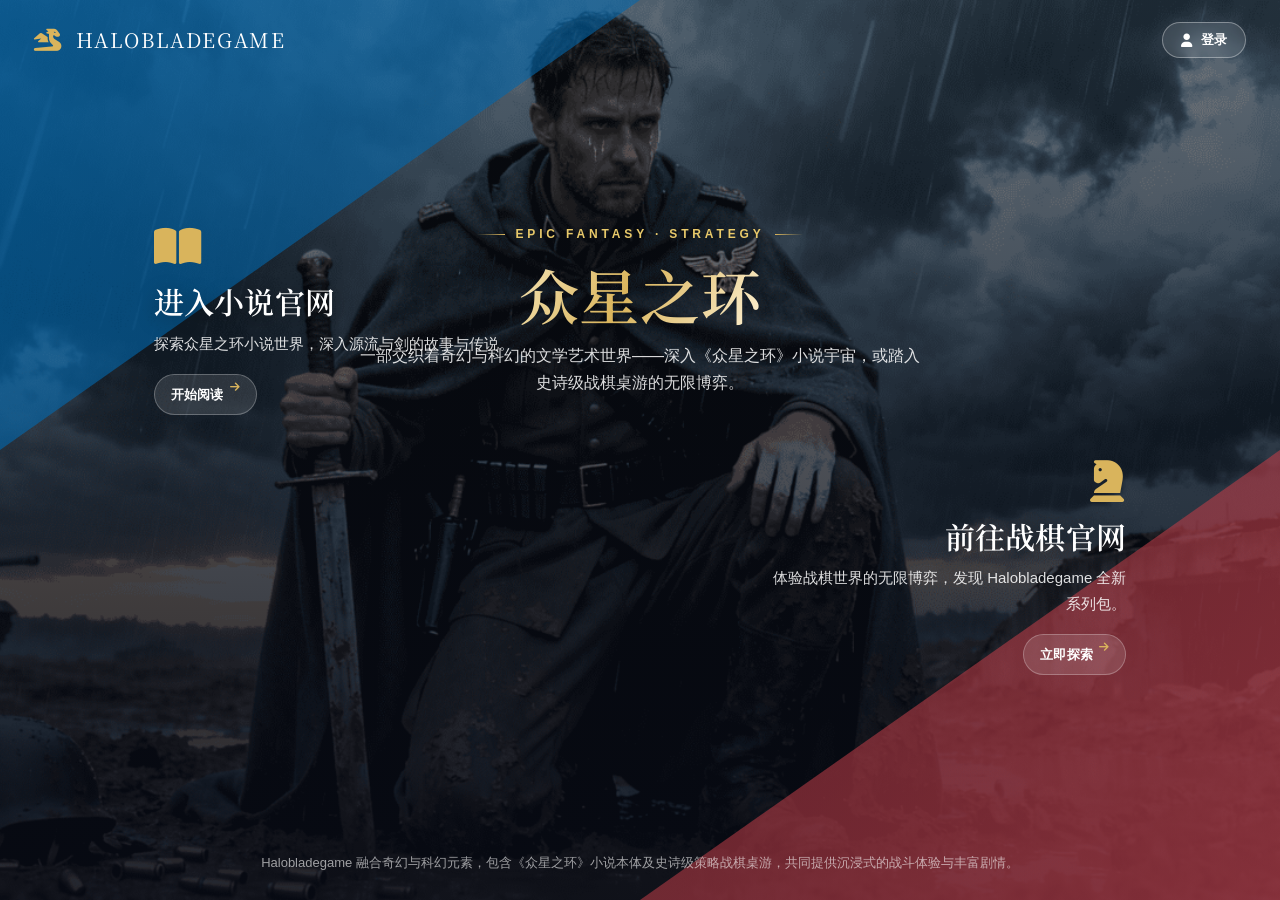
<file: index.html>
<!DOCTYPE html>
<html lang="zh-CN">
<head>
    <link rel="icon" href="/favicon.ico" type="image/x-icon">
    <meta charset="UTF-8">
    <meta name="viewport" content="width=device-width, initial-scale=1.0">
    <title>Halobladegame · 众星之环</title>
    <link rel="stylesheet" href="https://cdnjs.cloudflare.com/ajax/libs/font-awesome/6.4.0/css/all.min.css">
    <link rel="stylesheet" href="./css/haloblade.css">
</head>
<body>
    <div class="portal" style="background-image: url('./picture/main4.png')">
        <!-- 顶部栏 -->
        <div class="portal-top">
            <div class="portal-title">
                <i class="fas fa-dragon"></i>
                <span>HALOBLADEGAME</span>
            </div>
            <button class="btn btn-ghost btn-sm" id="login-btn">
                <i class="fas fa-user"></i> 登录
            </button>
        </div>

        <!-- 中央标题 -->
        <div class="portal-center">
            <span class="eyebrow" style="color:#e8c96a;">EPIC FANTASY · STRATEGY</span>
            <h1><span class="gold-gradient">众星之环</span></h1>
            <p>一部交织着奇幻与科幻的文学艺术世界——深入《众星之环》小说宇宙，或踏入史诗级战棋桌游的无限博弈。</p>
        </div>

        <!-- 左上/右下斜线二分：整侧为一个按钮，悬停扩张并挤压另一侧 -->
        <div class="portal-split" id="portal-split">
            <div class="split-pane split-left" id="split-left"><!-- 人物虚影由 JS 生成 --></div>
            <div class="split-pane split-right" id="split-right"><!-- 剑刃与投影由 JS 生成 --></div>

            <div class="split-content split-content-left">
                <i class="fas fa-book-open"></i>
                <h2>进入小说官网</h2>
                <p>探索众星之环小说世界，深入源流与剑的故事与传说。</p>
                <span class="split-cta">开始阅读 <i class="fas fa-arrow-right"></i></span>
            </div>
            <div class="split-content split-content-right">
                <i class="fas fa-chess-knight"></i>
                <h2>前往战棋官网</h2>
                <p>体验战棋世界的无限博弈，发现 Halobladegame 全新系列包。</p>
                <span class="split-cta">立即探索 <i class="fas fa-arrow-right"></i></span>
            </div>
        </div>

        <div class="portal-footnote">
            Halobladegame 融合奇幻与科幻元素，包含《众星之环》小说本体及史诗级策略战棋桌游，共同提供沉浸式的战斗体验与丰富剧情。
        </div>
    </div>

    <!-- 登录弹窗 -->
    <div class="modal" id="login-modal">
        <div class="modal-content">
            <button class="modal-close" data-modal-close>&times;</button>
            <h3 class="modal-title">用户登录</h3>
            <form id="login-form">
                <div style="margin-bottom: 16px;">
                    <label for="username" style="display:block; font-size:14px; margin-bottom:6px;">用户名</label>
                    <input type="text" id="username" placeholder="请输入用户名" required
                        style="width:100%; padding:11px 14px; border:1px solid var(--line); border-radius:9px; background:var(--surface-2); color:var(--ink); font-size:14px; outline:none;">
                </div>
                <div style="margin-bottom: 18px;">
                    <label for="password" style="display:block; font-size:14px; margin-bottom:6px;">密码</label>
                    <input type="password" id="password" placeholder="请输入密码" required
                        style="width:100%; padding:11px 14px; border:1px solid var(--line); border-radius:9px; background:var(--surface-2); color:var(--ink); font-size:14px; outline:none;">
                </div>
                <button type="submit" class="btn btn-primary btn-block"><i class="fas fa-right-to-bracket"></i> 登录</button>
                <div style="text-align:center; margin-top:14px; font-size:13px; color:var(--ink-soft);">
                    <a href="#" style="color:var(--primary-2); text-decoration:none;">忘记密码?</a> ·
                    <a href="#" style="color:var(--primary-2); text-decoration:none;">注册账号</a>
                </div>
            </form>
        </div>
    </div>

    <script src="./js/haloblade.js"></script>
    <script>
        (function () {
            /* ---- 登录 ---- */
            var loginBtn = document.getElementById('login-btn');
            var loginForm = document.getElementById('login-form');
            loginBtn.addEventListener('click', function () { HB.openModal('login-modal'); });
            loginForm.addEventListener('submit', function (e) {
                e.preventDefault();
                var username = document.getElementById('username').value.trim();
                var password = document.getElementById('password').value.trim();
                if (username && password) {
                    HB.toast.success('欢迎回来，' + username + '！');
                    HB.closeModal('login-modal');
                    loginBtn.innerHTML = '<i class="fas fa-user"></i> ' + username;
                } else {
                    HB.toast.error('请输入用户名和密码！');
                }
            });

            /* ---- 斜线二分：悬停扩张 + 点击导航 ---- */
            var split = document.getElementById('portal-split');
            var LEFT_URL = './HTMLPage1.html';
            var RIGHT_URL = './HTMLPage2.html';
            var isMobile = window.matchMedia('(max-width: 768px)').matches;

            function sideOf(e) {
                var rect = split.getBoundingClientRect();
                var x = e.clientX - rect.left;
                var y = e.clientY - rect.top;
                if (isMobile) {
                    /* 移动端：上半=小说，下半=战棋 */
                    return y < rect.height / 2;
                }
                /* 反斜对角线（右上→左下）：x/W + y/H < 1 视为左上侧 */
                return (x / rect.width + y / rect.height) < 1;
            }

            if (split) {
                if (!isMobile) {
                    split.addEventListener('mousemove', function (e) {
                        var left = sideOf(e);
                        split.classList.toggle('left-hover', left);
                        split.classList.toggle('right-hover', !left);
                    });
                    split.addEventListener('mouseleave', function () {
                        split.classList.remove('left-hover', 'right-hover');
                    });
                }
                split.addEventListener('click', function (e) {
                    window.location.href = sideOf(e) ? LEFT_URL : RIGHT_URL;
                });
            }

            /* ---- 两侧装饰：图片本体 + 同位置黑灰影子（同一动画不同速度 = 差速立体） ---- */
            function buildUnits(pane, items, shapeClass) {
                items.forEach(function (it) {
                    var unit = document.createElement('div');
                    unit.className = 'fx-unit ' + shapeClass;
                    if (it.top !== undefined) unit.style.top = it.top;
                    if (it.left !== undefined) unit.style.left = it.left;
                    if (it.bottom !== undefined) unit.style.bottom = it.bottom;
                    if (it.right !== undefined) unit.style.right = it.right;
                    unit.style.width = (typeof it.w === 'number') ? it.w + 'px' : it.w;
                    unit.style.height = (typeof it.h === 'number') ? it.h + 'px' : it.h;
                    unit.style.transitionDelay = it.delay + 's';
                    if (it.rot) unit.style.setProperty('--rot', it.rot);

                    var shadow = document.createElement('div');
                    shadow.className = 'fx-shadow-fig';
                    shadow.style.backgroundImage = "url('" + it.img + "')";
                    unit.appendChild(shadow);

                    var body = document.createElement('div');
                    body.className = 'fx-fig ' + it.cls;
                    body.style.backgroundImage = "url('" + it.img + "')";
                    unit.appendChild(body);

                    pane.appendChild(unit);
                });
            }

            var leftPane = document.getElementById('split-left');
            if (leftPane) {
                buildUnits(leftPane, [
                    { img: './picture/c7.jpg',  cls: 'portrait',       top: '3%',   left: '0%',    w: '5.2vw', h: '5.2vw', rot: '-12deg', delay: 0.05 },
                    { img: './picture/c5.jpg',  cls: 'portrait',       top: '16%',  left: '0.5%',  w: '6vw',   h: '6vw',   rot: '-15deg', delay: 0.15 },
                    { img: './picture/c4.jpg',  cls: 'portrait',       top: '0%',   left: '6%',    w: '6.4vw', h: '6.4vw', rot: '-4deg',  delay: 0.25 },
                    { img: './picture/c3.jpg',  cls: 'portrait',       top: '15%',  left: '19%',   w: '6vw',   h: '6vw',   rot: '10deg',  delay: 0.35 },
                    { img: './picture/c2.jpg',  cls: 'portrait',       top: '0.5%', left: '22%',   w: '6vw',   h: '6vw',   rot: '5deg',   delay: 0.45 },
                    { img: './picture/c6.jpg',  cls: 'portrait',       top: '9%',   left: '27.5%', w: '5.4vw', h: '5.4vw', rot: '14deg',  delay: 0.55 },
                    { img: './picture/c1.jpg',  cls: 'portrait-front', top: '5.5%', left: '12%',   w: '7.6vw', h: '7.6vw', rot: '-3deg',  delay: 0.65 }
                ], 'fx-unit-portrait');
            }

            var rightPane = document.getElementById('split-right');
            if (rightPane) {
                buildUnits(rightPane, [
                    { img: './picture/christopher-romion.jpg', cls: 'card-front', bottom: '6%',  right: '12%', w: 140, h: 150, rot: '3deg',   delay: 0.05 },
                    { img: './picture/chosen-blood.jpg',      cls: 'card',       bottom: '4%',  right: '24%', w: 104, h: 130, rot: '-10deg', delay: 0.15 },
                    { img: './picture/land-cannon.jpg',       cls: 'card',       bottom: '12%', right: '3%',  w: 118, h: 130, rot: '8deg',   delay: 0.25 },
                    { img: './picture/wings-nights.jpg',      cls: 'card',       bottom: '1%',  right: '33%', w: 84,  h: 112, rot: '-17deg', delay: 0.35 },
                    { img: './picture/storm-bringers.jpg',    cls: 'card',       bottom: '17%', right: '15%', w: 92,  h: 118, rot: '13deg',  delay: 0.45 },
                    { img: './picture/tactical-advancer.jpg', cls: 'card',       bottom: '9%',  right: '-5%', w: 110, h: 130, rot: '-7deg',  delay: 0.55 },
                    { img: './picture/dyxz.jpg',              cls: 'card',       bottom: '-9%', right: '26%', w: 86,  h: 110, rot: '18deg',  delay: 0.65 }
                ], 'fx-unit-card');

                var gleams = [
                    { bottom: '3%',  right: '24%', w: 160, rot: '26deg',  delay: 0.7 },
                    { bottom: '14%', right: '1%',  w: 130, rot: '-30deg', delay: 0.9 },
                    { bottom: '22%', right: '10%', w: 140, rot: '10deg',  delay: 1.1 },
                    { bottom: '9%',  right: '33%', w: 100, rot: '-12deg', delay: 1.3 }
                ];
                gleams.forEach(function (g) {
                    var el = document.createElement('div');
                    el.className = 'fx-gleam';
                    el.style.bottom = g.bottom;
                    el.style.right = g.right;
                    el.style.width = g.w + 'px';
                    el.style.transform = 'rotate(' + g.rot + ')';
                    el.style.animationDelay = g.delay + 's';
                    rightPane.appendChild(el);
                });
            }
        })();
    </script>
</body>
</html>
</file>
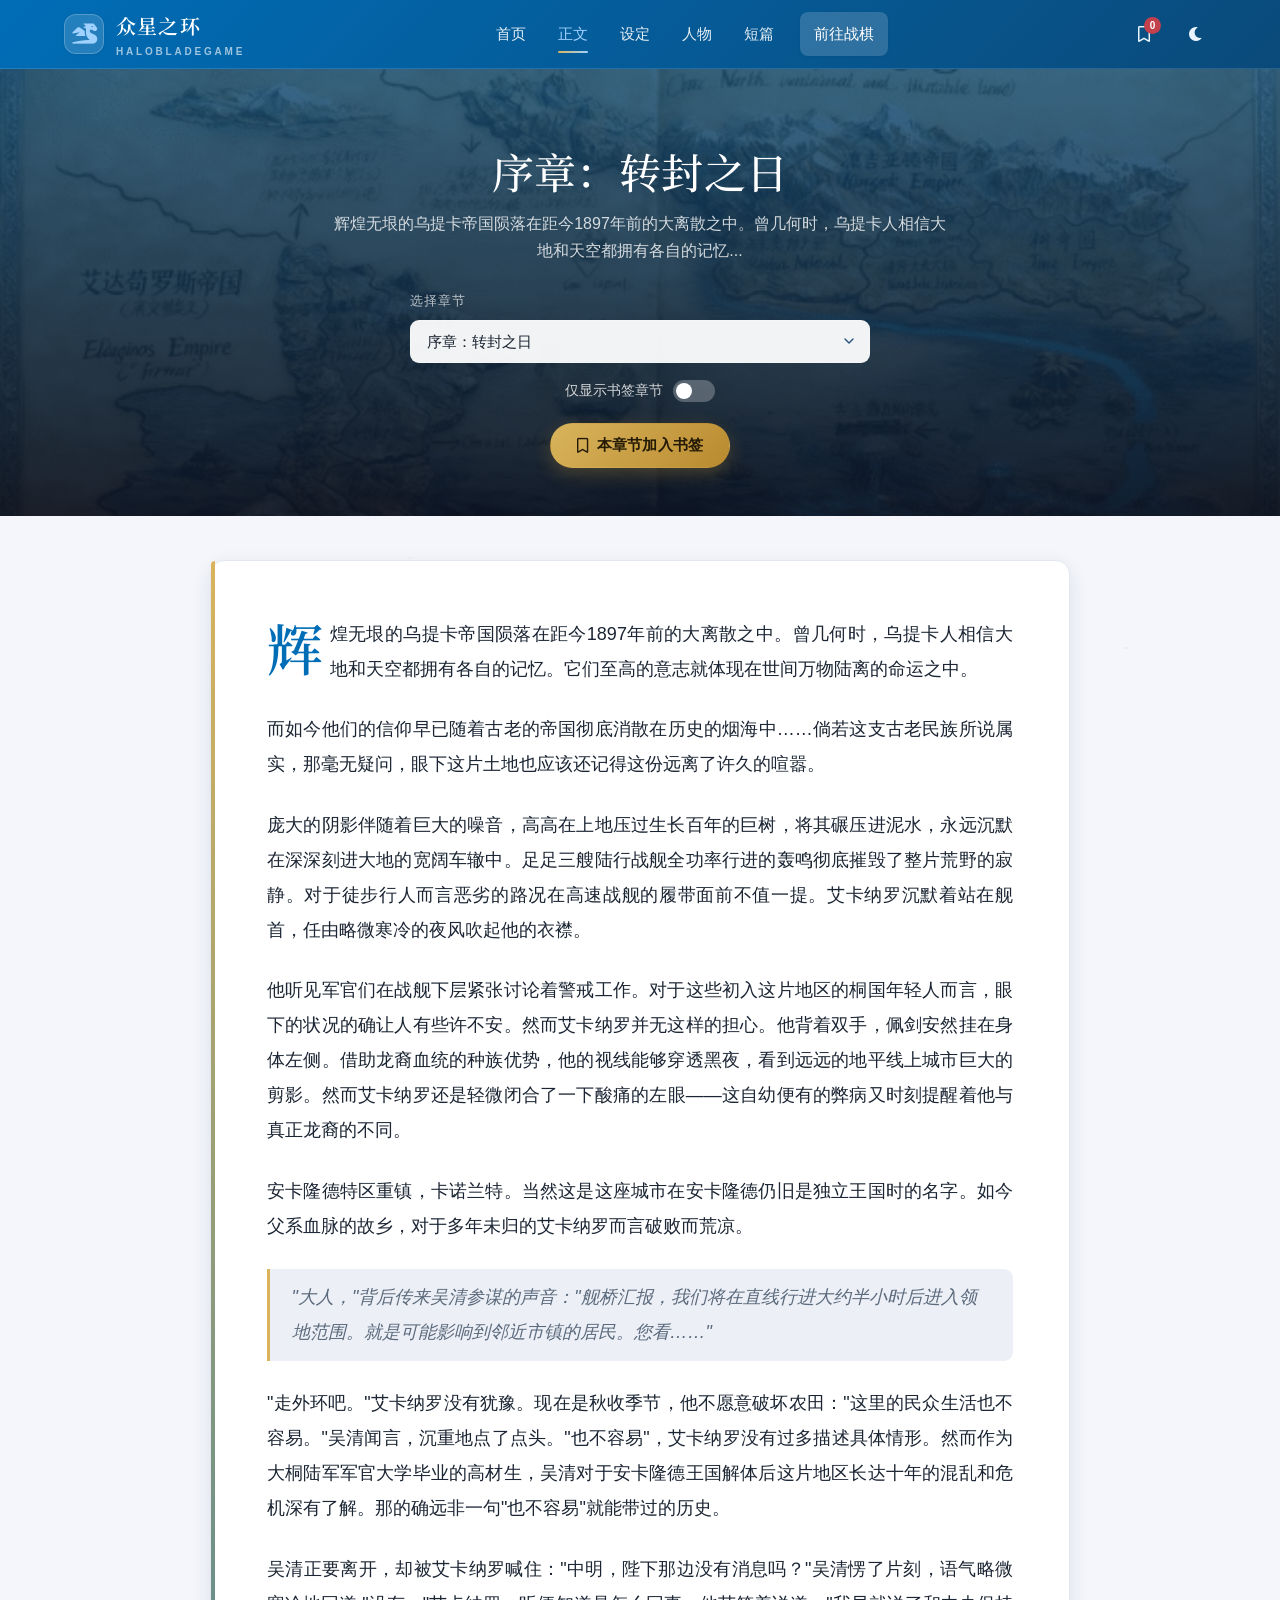
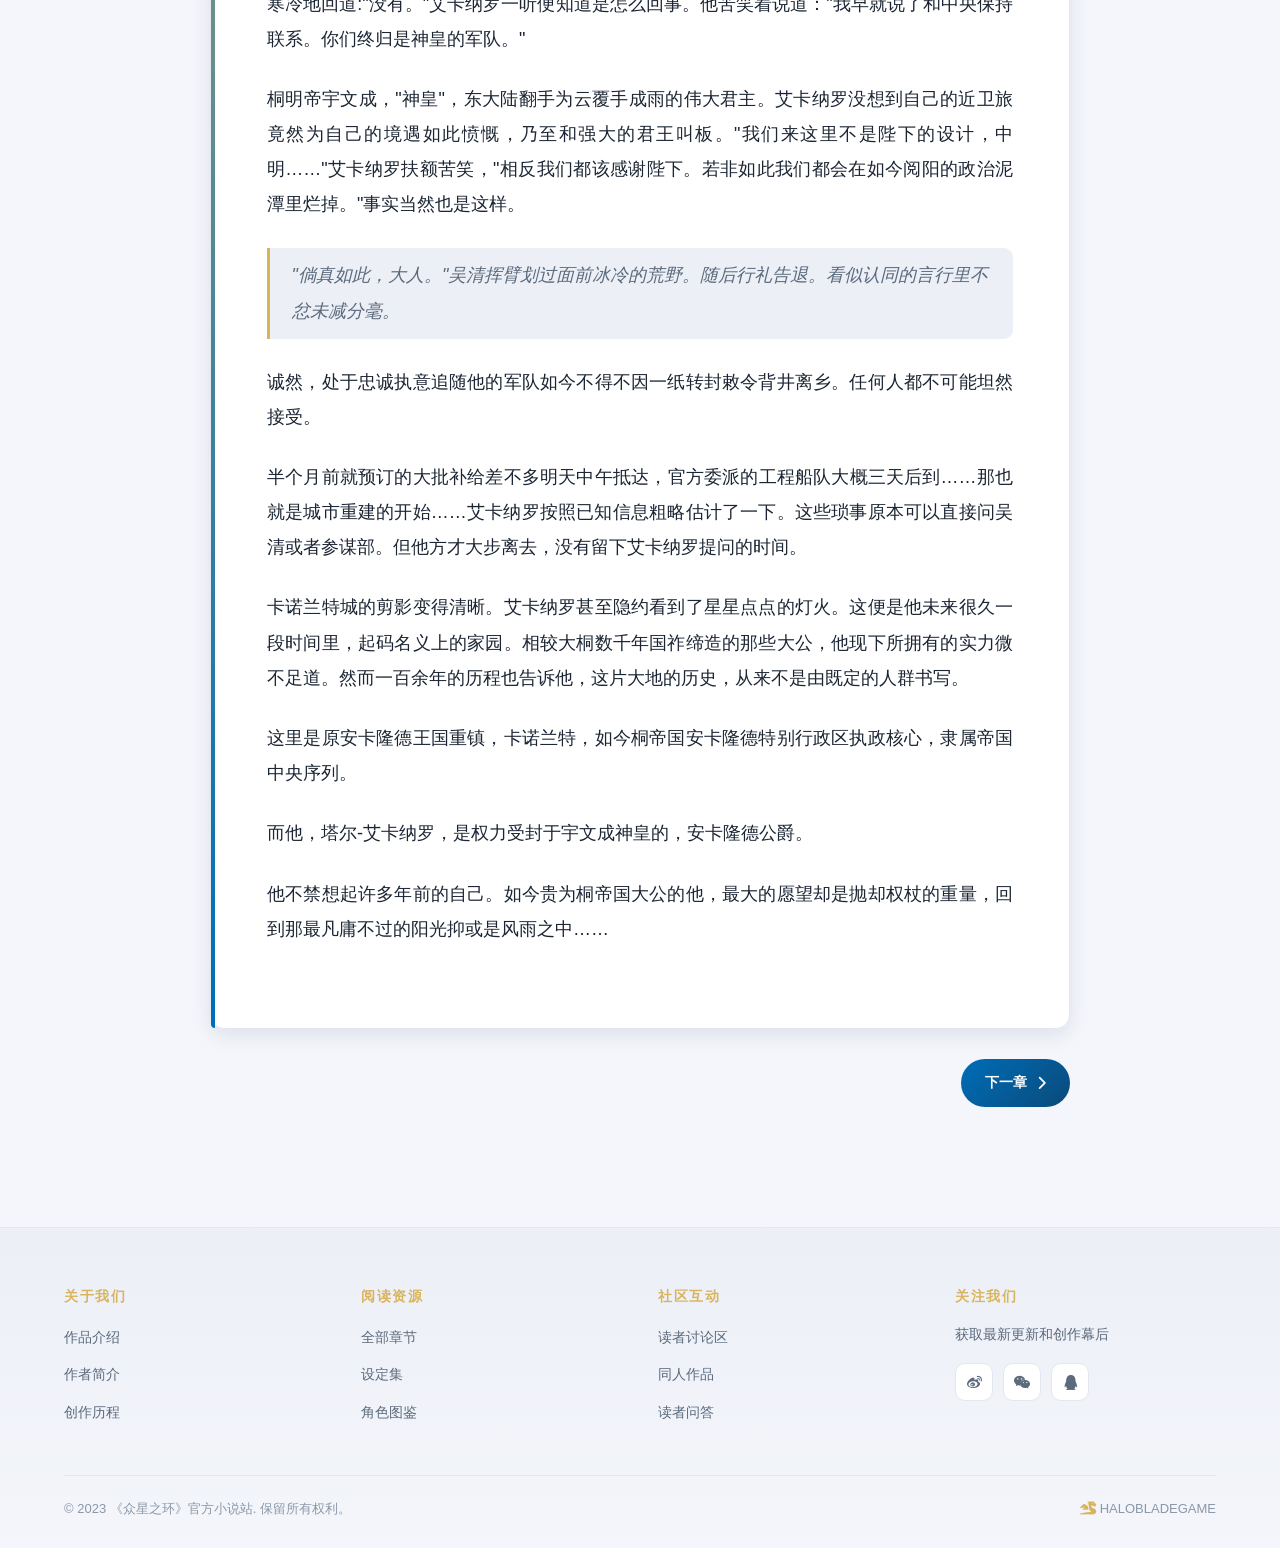
<file: chapter1.html>
<!DOCTYPE html>
<html lang="zh-CN">
<head>
    <link rel="icon" href="/favicon.ico" type="image/x-icon">
    <meta charset="UTF-8">
    <meta name="viewport" content="width=device-width, initial-scale=1.0">
    <title>正文 - 《众星之环》</title>
    <link rel="stylesheet" href="https://cdnjs.cloudflare.com/ajax/libs/font-awesome/6.0.0/css/all.min.css">
    <link rel="stylesheet" href="./css/haloblade.css">
</head>
<body class="novel">
    <header class="site-header">
        <div class="container header-inner">
            <a class="brand" href="index.html">
                <span class="brand-mark"><i class="fas fa-dragon"></i></span>
                <span class="brand-text">众星之环<span class="brand-sub">HALOBLADEGAME</span></span>
            </a>
            <nav class="nav-links" id="nav-links">
                <a href="HTMLPage1.html" data-nav="HTMLPage1.html">首页</a>
                <a href="chapter1.html" data-nav="chapter1.html">正文</a>
                <a href="premise.html" data-nav="premise.html">设定</a>
                <a href="character1.html" data-nav="character1.html">人物</a>
                <a href="chapter3.html" data-nav="chapter3.html">短篇</a>
                <a href="HTMLPage2.html" class="nav-cta">前往战棋</a>
            </nav>
            <div class="nav-actions">
                <a href="#" class="nav-icon" id="bookmark-toggle" title="书签">
                    <i class="far fa-bookmark"></i>
                    <span class="bookmark-badge" id="bookmark-count">0</span>
                </a>
                <button class="nav-icon" data-theme-toggle title="切换昼夜"><i class="fas fa-moon"></i></button>
                <button class="nav-burger" id="nav-burger" aria-label="菜单"><i class="fas fa-bars"></i></button>
            </div>
        </div>
    </header>

    <!-- 章节标题区域 -->
    <section class="chapter-header">
        <div class="container">
            <h1 class="chapter-title" id="chapter-title">序章：转封之日</h1>
            <p class="chapter-subtitle" id="chapter-subtitle">数千年前，乌提卡人相信大地和天空都拥有各自的记忆。它们至高的意志就体现在世间万物陆离的命运之中...</p>

            <!-- 章节选择器 -->
            <div class="chapter-selector-container">
                <label for="chapter-select" class="chapter-selector-label">选择章节</label>
                <select id="chapter-select" class="chapter-select" size="1">
                    <!-- 章节选项将由JavaScript动态生成 -->
                </select>
            </div>

                <!-- 书签章节切换开关 -->
                <div class="bookmark-toggle">
                    <span class="toggle-label">仅显示书签章节</span>
                    <label class="toggle-switch">
                        <input type="checkbox" id="bookmark-only-toggle">
                        <span class="toggle-slider"></span>
                    </label>
                </div>

                <!-- 本章节加入书签 -->
                <div style="margin-top: 20px; text-align: center;">
                    <button class="btn btn-gold" id="bookmark-current-btn">
                        <i class="far fa-bookmark"></i> <span id="bookmark-current-label">本章节加入书签</span>
                    </button>
                </div>
            </div>
        </div>
    </section>

    <!-- 章节内容 -->
    <section class="chapter-content">
        <div class="container">
            <div class="content-container">
                <div class="chapter-text" id="chapter-content">
                    <p>数千年前，乌提卡人(Utikerien)相信大地和天空都拥有各自的记忆。它们至高的意志就体现在世间万物陆离的命运之中。</p>

                    <p>而如今乌提卡人的信仰早已随着他们古老的帝国彻底消散在历史的烟海中……然而，倘若这支古老民族所说属实，那毫无疑问，这片大地也应该早已忘记了如今重归的这种喧嚣。</p>

                    <p>庞大的阴影伴随着巨大的噪音，拦腰截断生长千万年的巨树，将其碾压进泥水，永远沉默在深深刻进大地的宽阔车辙中。足足三艘，陆行战舰(Land Cruiser)全功率行进的轰鸣彻底摧毁了整片荒野的寂静。对于徒步行人而言恶劣的路况在高速战舰的履带面前不值一提。艾卡纳罗沉默着站在舰首，任由略微寒冷的夜风吹起他的衣襟。</p>

                    <p>他听见军官们在战舰下层紧张讨论着警戒工作。对于这些初入这片地区的桐国年轻人而言，眼下的状况的确让人有些许不安。然而艾卡纳罗并无这样的担心。他背着双手，佩剑安然挂在身体左侧。借助龙裔血统的种族优势，他的视线轻易穿透黑夜，看到远远的地平线上城市巨大的剪影。</p>

                    <p>安卡隆德特区(S-district Ankrond)重镇，卡诺兰特(Kainorant)。当然这是这座城市多年前，安卡隆德仍旧是独立王国时的名字。</p>

                    <p>塔尔家族(House of Tar)最早的封地安达洛斯堡(Fort Androze)就属于卡诺兰特的辖地……当然这一切都是"王国时代"的往事了。如今父系血脉的故乡，对于多年未归的艾卡纳罗而言破败而荒凉。</p>

                    <div class="quote">
                        "大人，"背后传来吴清参谋的声音："舰桥汇报，直线行进大约半小时后进入领地范围。就是可能影响到邻近市镇的居民。您看……"
                    </div>

                    <p>"走外环吧。"艾卡纳罗没有犹豫。现在是秋收季节，他不愿意破坏农田："这里的民众生活也不容易。"吴清闻言，沉重地点了点头。"也不容易"，艾卡纳罗没有过多描述具体情形。然而作为大桐陆军军官大学毕业的高材生，吴清对于安卡隆德王国解体后这片地区长达百年的混乱和危机深有了解。而那的确远非一句"也不容易"就能带过的历史。</p>

                    <p>吴清正要离开，却被艾卡纳罗喊住："中明，陛下没有消息吗？"吴清愣了片刻，语气略微寒冷地回道:"没有。"艾卡纳罗一听便知道是怎么回事。他苦笑着说道："我早就说了和中央保持联系。你们终归是神皇(God Emperor)的军队。"</p>

                    <p>桐明帝宇文成，"神皇"，东大陆翻手为云覆手成雨的伟大君主。艾卡纳罗没想到自己的近卫军团竟然为自己的境遇如此愤慨，乃至和如此强大的君王叫板。"这不是陛下的设计，中明……"艾卡纳罗扶额，"相反我们都该感谢陛下。若非如此我们都会在如今阅阳的政治泥潭里烂掉。"事实当然也是这样。</p>

                    <div class="quote">
                        "倘真如此，大人。"吴清挥臂划过面前冰冷的荒野。随后行礼告退。看似同意的言行里不忿未减分毫。
                    </div>

                    <p>诚然，处于忠诚执意追随他的军团如今不得不因一纸转封敕令背井离乡。任何人都不可能坦然接受。</p>

                    <p>半个月前就预订的大批补给差不多明天中午抵达，官方委派的工程船队大概三天后到……那也就是城市重建的开始……艾卡纳罗按照已知信息粗略估计了一下。原本可以直接问吴清或者参谋部。但他方才大步离去，没有留下艾卡纳罗提问的时间。</p>

                    <p>卡诺兰特城的剪影变得清晰。艾卡纳罗甚至隐约看到了星星点点的灯火。这便是他未来很久一段时间里，起码名义上的家园。他仿佛感知到战舰下层近卫军团辐射出的热量……相较大桐数千年缔造的那些大公，他现下所拥有的实力微不足道。然而一百余年的岁月告诉他，这片大地的历史，从来不是由既定的人群书写。</p>

                    <p>这里是原安卡隆德王国重镇，卡诺兰特，如今桐帝国安卡隆德特别行政区执政核心，隶属帝国中央序列(Major Scale)。</p>

                    <p>而他，塔尔-艾卡纳罗(Tar-Aikanaro)，是权力受封于宇文成神皇的，安卡隆德公爵(Duke of Ankrond)。</p>

                    <p>他不禁想起许多年前的自己。如今贵为桐帝国大公的他，最大的愿望却是抛却权杖的重量，回到那最平凡不过的阳光和风雨之中……</p>
                </div>
            </div>

            <!-- 章节导航 -->
            <div class="chapter-nav">
                <a href="#" class="nav-btn" id="prev-chapter">
                    <i class="fas fa-chevron-left"></i>
                    <span>上一章</span>
                </a>
                <a href="#" class="nav-btn" id="next-chapter">
                    <span>下一章</span>
                    <i class="fas fa-chevron-right"></i>
                </a>
            </div>
        </div>
    </section>

    <!-- 书签弹窗 -->
    <div class="bookmark-modal" id="bookmark-modal">
        <div class="bookmark-modal-content">
            <div class="bookmark-modal-header">
                <h3 class="bookmark-modal-title">书签章节</h3>
                <button class="bookmark-modal-close" id="bookmark-modal-close">&times;</button>
            </div>
            <ul class="bookmark-list" id="bookmark-list">
                <!-- 书签列表将由JavaScript动态生成 -->
            </ul>
        </div>
    </div>

    <footer class="site-footer">
        <div class="container">
            <div class="footer-grid">
                <div class="footer-col"><h4>关于我们</h4><ul><li><a href="#">作品介绍</a></li><li><a href="#">作者简介</a></li><li><a href="#">创作历程</a></li></ul></div>
                <div class="footer-col"><h4>阅读资源</h4><ul><li><a href="chapter1.html">全部章节</a></li><li><a href="premise.html">设定集</a></li><li><a href="character1.html">角色图鉴</a></li></ul></div>
                <div class="footer-col"><h4>社区互动</h4><ul><li><a href="#">读者讨论区</a></li><li><a href="#">同人作品</a></li><li><a href="#">读者问答</a></li></ul></div>
                <div class="footer-col"><h4>关注我们</h4><p>获取最新更新和创作幕后</p>
                    <div class="social-icons"><a href="#"><i class="fab fa-weibo"></i></a><a href="#"><i class="fab fa-weixin"></i></a><a href="#"><i class="fab fa-qq"></i></a></div>
                </div>
            </div>
            <div class="footer-bottom">
                <span>© 2023 《众星之环》官方小说站. 保留所有权利。</span>
                <span><i class="fas fa-dragon" style="color: var(--gold-2);"></i> HALOBLADEGAME</span>
            </div>
        </div>
    </footer>

    <script src="./js/haloblade.js"></script>
    <script>
        // 章节数据
        const chapters = {
  "prologue": {
    "id": "prologue",
    "title": "序章：转封之日",
    "subtitle": "辉煌无垠的乌提卡帝国陨落在距今1897年前的大离散之中。曾几何时，乌提卡人相信大地和天空都拥有各自的记忆...",
    "content": "<p>辉煌无垠的乌提卡帝国陨落在距今1897年前的大离散之中。曾几何时，乌提卡人相信大地和天空都拥有各自的记忆。它们至高的意志就体现在世间万物陆离的命运之中。</p><p>而如今他们的信仰早已随着古老的帝国彻底消散在历史的烟海中……倘若这支古老民族所说属实，那毫无疑问，眼下这片土地也应该还记得这份远离了许久的喧嚣。</p><p>庞大的阴影伴随着巨大的噪音，高高在上地压过生长百年的巨树，将其碾压进泥水，永远沉默在深深刻进大地的宽阔车辙中。足足三艘陆行战舰全功率行进的轰鸣彻底摧毁了整片荒野的寂静。对于徒步行人而言恶劣的路况在高速战舰的履带面前不值一提。艾卡纳罗沉默着站在舰首，任由略微寒冷的夜风吹起他的衣襟。</p><p>他听见军官们在战舰下层紧张讨论着警戒工作。对于这些初入这片地区的桐国年轻人而言，眼下的状况的确让人有些许不安。然而艾卡纳罗并无这样的担心。他背着双手，佩剑安然挂在身体左侧。借助龙裔血统的种族优势，他的视线能够穿透黑夜，看到远远的地平线上城市巨大的剪影。然而艾卡纳罗还是轻微闭合了一下酸痛的左眼——这自幼便有的弊病又时刻提醒着他与真正龙裔的不同。</p><p>安卡隆德特区重镇，卡诺兰特。当然这是这座城市在安卡隆德仍旧是独立王国时的名字。如今父系血脉的故乡，对于多年未归的艾卡纳罗而言破败而荒凉。</p><div class=\"quote\">\"大人，\"背后传来吴清参谋的声音：\"舰桥汇报，我们将在直线行进大约半小时后进入领地范围。就是可能影响到邻近市镇的居民。您看……\"</div><p>\"走外环吧。\"艾卡纳罗没有犹豫。现在是秋收季节，他不愿意破坏农田：\"这里的民众生活也不容易。\"吴清闻言，沉重地点了点头。\"也不容易\"，艾卡纳罗没有过多描述具体情形。然而作为大桐陆军军官大学毕业的高材生，吴清对于安卡隆德王国解体后这片地区长达十年的混乱和危机深有了解。那的确远非一句\"也不容易\"就能带过的历史。</p><p>吴清正要离开，却被艾卡纳罗喊住：\"中明，陛下那边没有消息吗？\"吴清愣了片刻，语气略微寒冷地回道:\"没有。\"艾卡纳罗一听便知道是怎么回事。他苦笑着说道：\"我早就说了和中央保持联系。你们终归是神皇的军队。\"</p><p>桐明帝宇文成，\"神皇\"，东大陆翻手为云覆手成雨的伟大君主。艾卡纳罗没想到自己的近卫旅竟然为自己的境遇如此愤慨，乃至和强大的君王叫板。\"我们来这里不是陛下的设计，中明……\"艾卡纳罗扶额苦笑，\"相反我们都该感谢陛下。若非如此我们都会在如今阅阳的政治泥潭里烂掉。\"事实当然也是这样。</p><div class=\"quote\">\"倘真如此，大人。\"吴清挥臂划过面前冰冷的荒野。随后行礼告退。看似认同的言行里不忿未减分毫。</div><p>诚然，处于忠诚执意追随他的军队如今不得不因一纸转封敕令背井离乡。任何人都不可能坦然接受。</p><p>半个月前就预订的大批补给差不多明天中午抵达，官方委派的工程船队大概三天后到……那也就是城市重建的开始……艾卡纳罗按照已知信息粗略估计了一下。这些琐事原本可以直接问吴清或者参谋部。但他方才大步离去，没有留下艾卡纳罗提问的时间。</p><p>卡诺兰特城的剪影变得清晰。艾卡纳罗甚至隐约看到了星星点点的灯火。这便是他未来很久一段时间里，起码名义上的家园。相较大桐数千年国祚缔造的那些大公，他现下所拥有的实力微不足道。然而一百余年的历程也告诉他，这片大地的历史，从来不是由既定的人群书写。</p><p>这里是原安卡隆德王国重镇，卡诺兰特，如今桐帝国安卡隆德特别行政区执政核心，隶属帝国中央序列。</p><p>而他，塔尔-艾卡纳罗，是权力受封于宇文成神皇的，安卡隆德公爵。</p><p>他不禁想起许多年前的自己。如今贵为桐帝国大公的他，最大的愿望却是抛却权杖的重量，回到那最凡庸不过的阳光抑或是风雨之中……</p>"
  },
  "chapter1": {
    "id": "chapter1",
    "title": "第一章：混血龙裔",
    "subtitle": "诸龙血裔的王国毁于诸龙血裔之手",
    "content": "<p>塔尔-艾卡纳罗的沉默已经持续了很久。窗外的细雨停了又下。天空的色彩像是混合在雨水中脱落掉了一般，只剩下朦胧的灰色。</p><p>\"你的右眼看起来真是不同。\"类似的问题出现在艾卡纳罗耳中早已不止一次两次了。作为安卡隆德人和桐国的后裔他很少谈论自己的血统，哪怕这两支亲族在绝大部分地方是如此的相近。毕竟世人惧怕的东西多数是不分好坏的，总是那些与众不同的部分才招致警惕和敌意。\"这样啊。那您觉得我的眼睛应该是什么样的呢？\"面对类似问题，艾卡纳罗能做的，也只是装出一个困惑的微笑。</p><p>\"应该是更让人安心的样子吧……\"这样的问题后往往跟着疑问者礼貌而疏远的解释，但艾卡纳罗很清楚礼貌的那部分实际上反映出了更高形式的恐惧：恐惧一个\"诸龙血裔\"的愤怒，和可能随之而来的\"后果\"。</p><p>\"艾卡纳罗？\"站在他对面的年轻女孩叫了他一声。他抬眼看了看她，低头整理着衣领，任凭窗外的雨声点缀着让人尴尬的沉默。</p><p>\"同学，你叫什么名字？\"将近三分钟后艾卡纳罗才缓缓开口，\"今天可是入学第一天，你叫我来就是为了问这样的问题？\"\"解羽吟。\"女孩答道，\"我不是有意冒犯……\"\"冒犯的人多半都会以这句话开头，省得事后遭人诘难。\"艾卡纳罗的回复丝毫不带客气。解羽吟像是委屈一般，被呛得不知如何接话。</p><p>\"你是桐国贵族。\"</p><p>艾卡纳罗是纯粹的陈述。以飞鸟的羽翼或姿态命名，是桐帝国贵族的古老传统，某种意义上的特权。\"我是。\"解羽吟答道，\"你呢，艾卡纳罗？算了，我不用多问这些。安卡隆德人是没法从桐国人中加以区分的。除非他们愿意。\"\"我不是安卡隆德人。我的身份和你一样。\"艾卡纳罗不动声色地回驳道。</p><p>\"是这样吗？\"解羽吟眉头微蹙道。</p><p>\"追问无根之人的族类，不符合桐国贵族的礼节。\"艾卡纳罗说罢，从窗沿边轻身跃下，径直撕开身边小门的维修封条，又抹了抹肩上的湿润，\"这个学术厅漏雨了。不然也不会被封闭。走吧。请你不要乱猜我的事。\"</p><p>解羽吟淡然一笑：\"多虑了同学。只是单纯好奇未来几年身边会有一个怎样的……\"</p><p>！！！！！</p><p>解羽吟根本来不及作出反应，身边最近的一张课桌就如同爆炸一般寸寸碎裂。飞溅的木片差点她的侧脸。</p><p>整个过程中，她只捕捉到艾卡纳罗手中一闪而过的暗沉金属色光泽，在空气中划过简洁流畅至极的弧线。</p><p>当她回过神时，早已不见那东西的踪影。只有满面微笑的艾卡纳罗和他手里的雨伞：\"未来几年你身边会有一个普普通通的同学，解羽吟。\"说着，他的右眼迅速变作正常的黑色，瞳孔也恢复原状，\"我是谁，来阅阳大学做什么，你不能知道，所以也不会知道。\"</p><p>微微鞠躬，艾卡纳罗转身走进雨幕。</p><p>\"啊哈……哈……哈……\"解羽吟这时才缓过来，大口喘息着压抑迟来的恐惧。</p><p>阅阳解氏，世袭武定君爵位，家族中出过高达四阶的栖桐台执行官和大量翼卫司军官，解羽吟虽然并未向这一方向培养，但也是从小谙熟族中先辈的事迹。很显然这个看似与自己同龄的神秘同学展现出的实力，已经隐隐有了少许几分族谱中关于这些强悍先辈的传记中所描述的气势。</p><p>\"他是安卡隆德的军人？执行官？可他矢口否认自己的出身……是自由之刃？不可能。一个自由之刃来高等院校做什么？\"解羽吟暗自思量。作为一个有贵族背景的桐国人，解羽吟很清楚大桐千年国祚养造的奇人异士是何其之多。但即便有这份认知，每每面对他们时，她心中的讶异都分毫不减。</p><p>正如艾卡纳罗离开时留下的话，偌大的阅阳大学，立刻便没了他的身影。</p><p>艾卡纳罗并非是这种性格，对他而言和千面世人打交道是司空见惯的事。而他之所以会发火，也无非是因为他来到这里的原因。</p><p>他决非出于任何崇高的目的远赴桐国。事实上，他是来母邦避难的。</p><p>\"避难\"是一个涵盖范围相当广泛的词。对于它的具体界定方式则完全取决于不同人对于\"灾难\"一事的考量。而对于艾卡纳罗而言，他如今面临的\"灾难\"，就是自己的父邦——诸龙裔之国，安卡隆德。</p><p>离开年轻人意外的纠缠后，艾卡纳罗撑起黑伞，默然走向社科院。邀请他前来的人也是如今他少数几个敢信任的故旧。沉默行路的艾卡纳罗不受控制地紧绷着身体，打开所有感官警惕着四周完全没有理由警惕的事物。他用理智提醒自己这里是大桐国都阅阳的高等院校，不是卡诺兰特的衔接区，一边不对偶尔路过的，在雨中嬉戏的年轻学生作出警惕反应——他是塔尔-艾卡纳罗，他的反应带来的后果，这些年轻人经不起。想着这里艾卡纳罗自己也不由得自嘲起来。毕竟在他的观念里，自己也还没有脱离\"年轻人\"这一范畴。</p><p>只是奔跑路过的人群是一回事，有意从背后袭来的抓手就是另一回事了。</p><p>转身后撤，右手匕首霎时出鞘，停在来人喉结前一寸的位置。</p><p>对方无奈地吐了口气，用手背拨开刀刃：\"艾卡纳罗，你告诉我这是我这辈子第几次差点被你戳死？\"</p><p>眼前的青年正用黑褐色的眼眸戏谑地盯着艾卡纳罗。黑色的雨衣下穿着精细的套装，领口却随意拉开，手里把玩着扯下的领带。他耸耸双肩，眼神仿佛在说：\"你打算几时收起刀？\"</p><p>艾卡纳罗连忙收起武器，长舒一口气：\"呼……没想到会在路上遇见，我正去找你。\"\"我也是来找你的。谅你也没处可去。\"年轻人拍拍艾卡纳罗的肩头，\"走得很急？\"\"很急。\"艾卡纳罗尽量不去注意他眼神里的关切。他很清楚对方说的什么意思。他如今一点也不愿回想起在卡诺兰特的最后一天……哪怕当初喘息片刻，他或许就再也无法冲出由大公爵亲自把守的边境隘口。</p><p>注意到艾卡纳罗的神情，对方脸色微变，他压低声音道：\"所以他们真的调派了一个大公爵来拦你？是谁？\"艾卡纳罗无奈地摇摇头：\"我们都错判了形势，程云。没有人被调派，来者就是那个有权调派他人之人。'黑死剑'瑟隆达斯-梅奥伦，卡诺兰特公爵。\"</p><p>\"你没认错？艾卡纳罗，这比你想的重要！\"程云严肃地盯着他的脸。</p><p>这的确很重要，艾卡纳罗心想，比他认为的更重要。</p><p>但是是的。无论如何那都是瑟隆达斯-梅奥伦。他化成灰艾卡纳罗都能认得。那把狰狞的黑剑带来的恐惧让他至今难忘。于是艾卡纳罗对程云给出了肯定的回答。得到答复的程云眉头紧蹙。</p><p>\"我知道你在担心什么。\"\"卡铎公爵没有庇护你吗？\"程云开口打断了艾卡纳罗的话。</p><p>艾卡纳罗苦笑着摇摇头：\"我父亲远行本身就大大削弱了梅尼珂一派的北部防线，程云。在事变发生时瑟隆达斯家族对梅尼珂家族施加了前所未有的压力，而鸢尾花一党的军事实力本身就不如黑死剑的派系。卡铎公爵无法冲破封锁驰援我们。\"</p><p>\"听你的描述，安卡隆德的形式已经要上升到内战了。\"程云沉声道。\"内战尚且不至于，\"艾卡纳罗摇摇头，\"但的确剑拔弩张，可以称得上有限军事冲突。刚才给你描述的情形里并没有发生任何交战，但安卡隆德如今就是牵一发而动全身的形势。\"</p><p>\"这么看来，塔伦魁尔瑅伯爵远行后你真的应该迅速接替权力，镇守梅尼珂家的北方防线。\"\"那也于事无补。倘若梅奥伦公爵的目的就在于击溃塔尔家族，你认为他不敢纠集重兵强攻我们的领地？更何况那几家北地男爵，和冬境帝国交手凡逾百年的战争贵族，不是那么好对付的。\"</p><p>程云不再说话。艾卡纳罗是对的。自从王族式微后，瑟隆达斯家族就是安卡隆德权势滔天之至的军事权贵。就连其他大公爵也只能束手观望明哲保身，何况仅仅只是作为梅尼珂家族封臣的塔尔伯爵。</p><p>更不用说……艾卡纳罗数十年来始终在努力避免的，就是坐上那张名为\"安卡隆德\"的古老赌桌。</p><p>\"这次来桐国，有什么打算？\"程云拍拍艾卡纳罗，打破沉默。\"估计要住很久了。趁这段时间我需要调整状态，观望安卡隆德的情况……也好好转变一下自己的生活……\"</p><p>\"程云，说实话我真的受够了安卡隆德。他们在我眼里就是一群老到掉渣的痴人，互相撕咬着去争抢龙王留下的宝座和权力。龙裔生性好战。倘若这些领袖，这些……大贵族乐见其成，我预感我这个父邦将会失去现有的和将有的一切，彻底沦于毁灭。\"</p><p>程云沉默地点点头：\"还记得那个古老的预言吗？虽然我不信那个。大学高等神秘术系的梁毅衡主任，你可能听过…他的观点一直是预言术极不可靠。我也这样觉得。\"</p><p>\"诸龙血裔的王国毁于诸龙血裔之手。\"艾卡纳罗不愿提起这个预言。这是个不祥之兆，昭示着古老的龙裔王国注定毁于龙裔之手的诅咒预言……如今看来不无远见。</p><p>\"那么先这样吧。\"程云拉起兜帽，\"你的身份是我院研究生和助理研究员。我给你安排了公寓，应该还是很舒适的……室友是一个学术疯子。搞高等神秘术理论的。我想你们会有共同话题。注册姓名还是你的本名，我估计你也不乐意这么掩耳盗铃地躲避可能来自安卡隆德的报复。前提是\"黑死剑\"的手真能伸到这么远的地方。这个我同样不信，这里是大桐天子脚下。\"</p><p>艾卡纳罗点点头：\"我还需要桐国的公民身份。我母亲是桐国永宁李氏出身，我有一半焱族血统，应该很好办。\"\"好办。你也可以想一个常用的桐国名字了。\"程云挥手让他放心，\"艾卡纳罗，不要太担心。你在桐国不只我一个朋友。但是还是必须提醒你，陛下的统治比安卡隆德龙王更加稳定和细致。在这里遇到任何问题尽可能联系官方协查，可以考虑找栖桐台，他们的实力并不逊色于你的前同僚们。独立执行反而会有不必要的麻烦。\"</p><p>当然如此……艾卡纳罗暗自寻思，除非\"黑死剑\"假借安卡隆德官方之手先行与桐国联系。想到这里，艾卡纳罗不禁苦笑着提出质疑：\"不。你不会真的以为在国家舞台上我能和一个龙裔王国的大公爵掰手腕吧？算了……你不要过多操心我这边。你愿意接纳我，我就已经感激不尽了。不管从哪个层面看我眼下都是个烫手山芋。\"</p><p>\"如果我告诉你接纳你这事不是我拍的板，你怎么说？\"程云故作神秘。</p><p>\"你告诉别人我的事了？\"艾卡纳罗骤然警惕。</p><p>程云白了他一眼：\"看样子你口口声声对我的信任也就那么点……放心！这件事是阅大主要领导拍的板，我只提到你是个安卡隆德和焱族的共同后代。这放在桐国是个让人没得拒绝的理由。大桐官方尊重自己的血源，每一个因为两族联姻而复现乌提卡血统的个人都在陛下手下受到庇护。\"</p><p>\"所以，\"程云使劲戳戳艾卡纳罗胸口，\"你提到的，在陛下手下和梅奥伦角力，我看也不见得会输。安卡隆德内部矛盾日益加剧，栖桐台和军方都高度警惕。'黑死剑'这样的军事公爵，自然在大桐的战略警戒体系之中。\"</p><p>闻言，艾卡纳罗无奈地叹气道：\"但愿是像你说的这样……至于把希望寄托于神皇的庇护……我还是觉得太过理想化了点……\"</p><p>曾几何时，安卡隆德的龙王同样是威震大地的强权君主，与西方诸国军事对峙的那几个百年里，龙王的威势甚至胜过三大帝国的皇帝。而后呢？旧战争险些彻底将人类千年福泽摧毁殆尽，诸国流血蒙尘。艾卡纳罗眼见龙裔王国在后战争时代逐年式微，自我割裂。背负伟大国姓，继承古老血统的龙王们更是衰弱到韬略尽失。公爵群起觊觎王冠，不惜兵戈相向。殊不知在他们眼里光耀的权力之战，终究沦为世人口中无聊之际的谈资和自毁长城的荒唐愚行。没有君主能永保大权，掌控一切。无非是换了个国家，当年的龙王如此，现在的神皇亦然。</p><p>至少艾卡纳罗此刻是如此相信的。</p><p>如今他远遁大桐，撤出安卡隆德的漩涡，但这并不代表他已然妥协。他是塔尔-艾卡纳罗，安达洛斯堡和安塔洛奇领伯爵，如今他在域外依旧拥有六成的领地。龙王统治繁盛时期，塔尔家族是其麾下最强大的羽翼和猎杀大师。作为当前仅剩的塔尔血统，艾卡纳罗绝不允许瑟隆达斯-梅奥伦玷污其尊严。</p><p>程云看出了艾卡纳罗的想法：\"所以你终究还是要回到安卡隆德的，或早或晚……毕竟你也不像是会听任'黑死剑'就此取胜的人。\"</p><p>\"瑟隆达斯-梅奥伦如今在你们眼里尚且依旧是那个高贵而强悍的卡诺兰特公爵，让敌人胆寒的'黑死剑'。\"这点艾卡纳罗心知肚明，\"这就是为什么我暂且在你眼里也同样是个争权夺利的贵族。但是没关系……当我再度找上梅奥伦的那一天，不论胜利还是灭亡——至少我会让全世界都看到他本身的模样。\"</p><p>程云温和地回应了艾卡纳罗略显生硬的言辞：\"你从来不必证明什么，老兄。哪怕你告诉我你要的是龙王的位置，我也不会觉得你疯了。我对'黑死剑'的人品没有了解。我只知道，我是你的朋友。\"</p><p>\"还龙王的位置……\"艾卡纳罗不禁失笑，他推了朋友一把，\"我当龙王安卡隆德才算是走到头了。行了，时候不早了，之后有什么事我来找你。\"</p><p>告别了朋友。艾卡纳罗也不再费力装出笑容。他尽可能隐藏起内心剧烈的不安，转身走进阅阳温热的夏雨之中……</p>"
  },
  "chapter2": {
    "id": "chapter2",
    "title": "第二章：渎职之罪",
    "subtitle": "裴赫杜恩-塔里楠面无表情地挥手遣散了十二个小时前慌忙组建的参谋部...",
    "content": "<p><strong>【安卡隆德王国，边境领首府伦瑅恩】</strong></p><p>裴赫杜恩-塔里楠面无表情地挥手遣散了十二个小时前慌忙组建的参谋部。</p><p>他不怪这些年纪尚轻的军官。他知道这些弟兄面对沙达尔人和凛吉亚特人时都曾是悍不畏死的英勇战士。安卡隆德王国内乱数十年，国土一寸不失，或许只有塔里楠本人知晓这是哪些人的功劳。他们的先辈都在沙达尔大公和凛吉尔冰帝手里流干了血，如今才轮到他们……</p><p>他们都是好战士，不负龙裔之名。他希望所有人都能向当前的敌人投降，以此保全性命。</p><p>\"伦瑅恩明明已经流了这么多血了啊……\"塔里楠的喃喃自语声音不大，压不住窗外重炮和法术轰击城墙的巨响，盖不过对面愈发逼近的杀声，连自己都听不太清。或者说，连他自己都不知道这句话到底是在对谁倾诉和祈求。</p><p>十二个小时的时间里，伦瑅恩城直接转入作战状态，快速反应面敌，高效组织兵力，组建前敌指挥部门。任何一个国家的将军都会对这次防御作战的过程打高分。只是，高分并没有替他们赢下这场战斗。</p><p>塔里楠漠然整理好军装，从抽屉里取出这一生挣得的全部勋略，依次排开挂在略章架上。他取下红黑两色的华丽披风，细细拭去炮弹从天花板震落的尘土，擦亮喉头位置暗沉的奎隆钢徽记，随后将其认真披到身上……待到窗外炮弹声止息，他深吸一口气，抽出佩剑大步走出房门。</p><p>确认周围已经没有生还的抵抗力量，先锋官下令成小队向城堡逼近。他们前进得不慢——按理说伦瑅恩已经不该再有还未投降也未被杀死的对手了。城堡大门洞开着，像是被迫屈膝的巨人，不得已敞开门户任由对手劫掠——虽然这显然并非来人的目的。</p><p>打头的士兵望进大厅的黑暗……寒光一闪而过……先是颈部微凉，而后双眼失去了稳定的视野，天旋地转……一级级摔下台阶。</p><p>随后的士兵来不及高喊，就被疾冲而来的剑士一击撕裂阵型。黑色的披风在他身后剧烈翻飞，剑身上显然施加了残酷的猎杀法术，闪烁着猩红色的暗纹。剑士高傲地蔑视着霎时慌乱的敌阵，灰黑色的发丝飘舞，双眼闪烁着高阶龙裔极端愤怒时特有的赤金色。</p><p>安卡隆德王国边境领公爵—— 裴赫杜恩-塔里楠，最终独自面对着从背后生生刺来的利刃。</p><p>\"黑死剑\"瑟隆达斯-梅奥伦缓步踏出阵列，静静地，一步一步走近塔里楠。</p><p>\"真是意外的来访。梅奥伦大公。\"塔里楠丝毫不掩饰自己的嘲讽。</p><p>\"晚上好。塔里楠大公。\"梅奥伦轻轻拍掉肩上的灰尘，语气平淡的好像真的只是来赴一场晚宴，周围的尸体和军队都不存在，\"伦瑅恩还是……一如既往的坚固。\"</p><p>塔里楠冷笑一声：\"只可惜如您所见，这座城市没有为自己的后背设防。您觉得这算是疏漏吗？\"话到这里，连他自己都不知道是不是含着悲哀。</p><p>梅奥伦慢慢走近。塔里楠微微抬高手中剑尖：\"停，大人，我没有允许您走近裴赫杜恩的大厅。\"</p><p>梅奥伦耸耸肩，果真退回了原地，摊开双手仿佛没有恶意。</p><p>\"咱们把话说开吧，塔里楠大公。我对边境领公爵家族满怀敬意，从来无意与您为敌。\"</p><p>\"我竟然听出了真诚。您说我是不是疯了？还是被您的舰炮轰到耳鸣？\"塔里楠向远处的陆行战舰点点头，\"动用陆巡舰冲击本国的城市……您今天的确为安卡隆德开创了许多先例。\"</p><p>\"我是真诚的。龙王为证。\"梅奥伦点点头。</p><p>\"您也配提龙王。\"塔里楠眼中全无笑意。</p><p>梅奥伦的沉默似乎让周围的空气都骤然变冷了几分。但是这没有冲淡塔里楠眼神里的嘲讽，也没有压低他手里的利剑。梅奥伦看着他手里的寒光，冷冷地开口：\"我很清楚您有多反感我。而我一样，一如既往地厌烦您的固执，甚至是……愚蠢。当然这不重要……交出艾卡纳罗伯爵，塔里楠。交出艾卡纳罗，您将会一如既往地担任边境领公爵，王国之盾。交出艾卡纳罗，瑟隆达斯家族会在全国范围内向边境领致歉并敬献赔偿。我可以给您很长时间，前提是您正式接受这一提议。\"</p><p>\"倘若我拒绝呢？\"塔里楠挑衅道。</p><p>\"那么您会不声不响地死在这片台阶上。一百年后不会再有人记得边境领和裴赫杜恩-塔里楠公爵的存在，\"梅奥伦拔出佩剑。不同于塔里楠所持之剑的强韧凶烈，剑锋出鞘之际一股微弱但难以名状的恶寒感便以他为圆心扩散开去。梅奥伦的佩剑剑身漆黑如墨，表面像是流动着诡异而不流畅的波纹。那像是液体吗……塔里楠不由得心想，倘若是，是怎样的液体才会流动着这样无望的波纹？泰莫斯尼尔，\"黑色与死亡之铁\"，这就是梅奥伦大公称号\"黑死剑\"的来历。</p><p>\"您的荣誉不会受损。塔里楠大人。泰莫斯尼尔啜饮过无数人的血。您的也不会有什么不同。我将与您公平对决。倘若您得以取胜——虽然那不可能，那么瑟隆达斯家族将永远不再经由您彻查艾卡纳罗的下落，您也有权向卡诺兰特要求赔偿。\"</p><p>\"您是在等我感谢您的慷慨吗？不会有的。\"塔里楠摆出架构，\"就用您的'黑死剑'——说来有点恶心……让我领教一下好了。\"</p><p>塔里楠剑身上的火焰骤然炽烈，映得他眼中一片橙红：\"至于边境领，瑟隆达斯。你不理解这片土地。你可以占有伦瑅恩乃至全境，你可以占有这里的每一个活人。但你永远都不会真正拥有它！\"</p><p>塔里楠收紧架构，剑尖前指。高阶龙裔贵族，边境领裴赫杜恩的古老剑术与魔法在这一刻暴涨到极限，以他为圆心甚至催刮起一股小型的炎流风暴。风暴周围几米，如今只有梅奥伦不为所动。他手握泰莫斯尼尔，静静等待着塔里楠的冲锋。</p><p>此时的塔里楠视线里几乎已经看不清对手。他心里明白，对面的敌人是\"黑死剑\"，这几乎已经注定了结局。但他还是赌上龙裔血统的一切去燃烧。</p><p>因为今天是边境领的末日。裴赫杜恩的末日。塔里楠不是为了胜利燃烧。他要完成最后的敬献——敬献终究没能无愧面对的先祖，敬献他终究辜负的龙王陛下和边境领人民，敬献自己终究高洁到最后的公爵之血。这就是塔里楠大公的绝唱。</p><p>不知为何，模糊的视线前最后闪过的却是那个未留一言就此远去的年轻身影……是啊。他也辜负了他。</p><p>火炎怒涨扬升，风暴前移。公爵冲破灰烬的帷幕。</p>"
  },
  "chapter3": {
    "id": "chapter3",
    "title": "第三章：高等神秘术",
    "subtitle": "谭祁信，这么一个简单的名字介绍是艾卡纳罗和他认识几个小时以来两人唯一的交流...",
    "content": "<p>谭祁信，这么一个简单的名字介绍是艾卡纳罗和他认识几个小时以来两人唯一的交流。不难看出这个年轻学者对新的乌提卡人同窗并无明显兴趣。就像程云早先和艾卡纳罗描述的样子，这位谭祁信确实是个高等神秘术疯子。杂乱的地板上甚至堆放着《\"铁鹫\"查约恩——古乌提卡神代魔法研究》、《强弱法与间变式》、《高等神秘术介质——六阶》这样价值不菲的重要资料。此时《强弱法与间变式》正摊开在他桌前。</p><p>艾卡纳罗远远便看出了他正在写的文章遇到了瓶颈。强弱法和间变式都是最早由乌雷-撒·查约恩创制的尖端术式，然而千年时间过去，当下高等神秘术界对二者的界定越发模糊。至于尚且能使用它们的术师，更是寥寥无几。艾卡纳罗看不下去他绞尽脑汁研究这种过分的难题。</p><p>\"间变式在实际运用时和强弱法最大的不同在于它的本质是同时调和两种及以上的高阶法术同时展开，而强弱法则是交替施展两种强度明显不同的法术，对二者互补增强。所以实际操作反映出来的结果是间变式难度和门槛比强弱法更高。\"艾卡纳罗凑近他提示。</p><p>\"你怎么知道？你会间变式？别开玩笑我忙着呢！\"让艾卡纳罗格外意外的是，初次见面未做交流的谭祁信谈到神秘术专业竟然丝毫不见生分，\"多少年都没有研究间变式的实例了！\"</p><p>\"你也知道没有实例啊，\"艾卡纳罗扶额苦笑，\"你那几本乌提卡神秘术资料我都看过，没见哪本能讲明白强弱法的，何谈间变式？\"\"现在能研究清楚强弱法也够了！就算是强弱法也很难找到可考的实例！大学不批准我研究经费，没法打造层次更高的施术装备。不然我早都尝试了。所以说我很忙，你别烦我！\"言罢，谭祁信立刻伏案奋笔疾书。但艾卡纳罗明白，要靠计算算出强弱法或间变式的源流，人力是远远不够的。</p><p>\"谭祁信，我是塔尔-艾卡纳罗，安卡隆德和焱族混血。我的血管里就有古代乌提卡术师的源流。\"</p><p>这句话声音不大，但是落笔的刷刷声立刻消失，谭祁信第一次认真转头看向艾卡纳罗。很难说艾卡纳罗从那眼神里感受到的是什么——就好像他自己变成了一篇活的论文。而论文在学术疯子眼里总有被狩猎的不安和恐怖感。</p><p>艾卡纳罗不再和他对视，转身扭开房门：\"现在你是继续埋头在这一大堆纸质垃圾了里头做那些体量离谱的计算，还是跟我到外面去，亲眼看我实操一次强弱法？\"</p><p>艾卡纳罗带着他绕了很远的路才终于找到一片四下无人的空地。一路上见到的师生无不用诡异的眼神看向他们窃窃私语。艾卡纳罗大概猜到了是为什么。</p><p>\"能不能先告诉我你有多久没出过房门了？\"一经停下，艾卡纳罗当即问道，\"他们看你的眼神就像看到尸体掀开棺材板从土里爬出来了。\"事实也确实是这样，走到亮堂的室外，艾卡纳罗才发觉自己这位亲爱的同学衣着油污面容潦草，胡须头发杂乱地纠缠在一起。很难想象有多久没有打理过自己。在艾卡纳罗的印象里，似乎只有二百来年前西方领域防御战期间他组织镇守艾塞尔林德要塞战况最激烈的那段时间，自己才有过如此狼狈的样子。</p><p>但艾卡纳罗立刻意识到自己白问了——谭祁信眼里闪着恶狼般的凶光盯着他。全然不像是会在此刻听进关于自己形象的建议。无奈，艾卡纳罗几步远离他：\"你认真看好，我只做一次。\"</p><p>抬手，一柄形貌简明的短手戟赫然在握——桐国古流武器范畴，但是大体采用了现代军事武器的制式。格外引人注目的则是它的材质——没有花纹，深邃沉稳的触感和观感。</p><p>\"奎隆钢武器……\"谭祁信理论知识深厚，立刻看出了正确结果，\"这是军事型的特别定制类！有趣……\"</p><p>\"强弱法。我就施展最简单的类型。\"艾卡纳罗手抚戟柄，周围空气微动，戟首随之开始高频振动，\"基础气流法术，'锋度'，\"</p><p>谭祁信此时早已恢复了两眼金光的状态，他快速点头示意艾卡纳罗继续。</p><p>艾卡纳罗放低手戟，另一股源流附加而上：\"基础增强型法术。没有具体名字。有些人叫'落锤'\"</p><p>谭祁信再次使劲点头。显然知道如今艾卡纳罗对应在强弱位上的这两种法术。</p><p>一片梧桐叶在此时飘下。\"我当前的武器不是刀剑。理论上即便施加'锋度'也不至于凌空切叶。然而……\"艾卡纳罗随手挥动武器，落叶悄无声息地分裂。\"这是弱法，或许不够清楚。现在看它作用在强法上的效果。基础增强术是常用的击退拦截用法术。打击力度是有限的。但正如你所见——\"艾卡纳罗右手漂亮地转动武器，反手挥击向身边的大理石球。</p><p>\"轰——\"伴随着不亚于榴弹爆炸的声响，大理石球自心碎裂。</p><p>\"两种最基础不过的法术，在强弱法的调和下，互相增强，能达到这样出乎意料的效果。但如果问是否能够在一个对象上同时展开这两种法术，那么是不可能的。那需要间变式。而我不会间变式，它太难了。\"艾卡纳罗收起手戟。</p><p>兴奋过后，谭祁信依旧意犹未尽：\"你知道吗艾卡纳罗……你是叫这个吧？算了。你要知道我根本不敢想象自己这么早就可以亲眼见证强弱法这样的术式！这就是乌提卡血统的种族优势？\"</p><p>\"我也不知道。可能会有点吧。当然我的施术武器也够趁手。乌提卡法术和术式是我一直都在留意研究的。我甚至试过间变式——因此我知道自己做不到这个……至少当前还不行。\"艾卡纳罗实话实说。</p><p>谭祁信似乎有些落寞：\"如果我老早就有你这种水平的支持，研究根本不至于落到现在这一步。\"</p><p>\"我才没做什么，\"艾卡纳罗谦逊地摇摇头，\"只是顺手给你举个例子罢了。\"</p><p>\"你不简单啊……塔尔-艾卡纳罗。你的武器，战技和法术……除非乌提卡血统或者龙裔都是天生的精英。\"\"并非如此。不过我相信你不会过分好奇我的情形。你是很有心的研究学者。我是看重这点才展示这些的。\"艾卡纳罗解释道。</p><p>\"你是程教授的助理？\"\"是。我773年毕业后回安卡隆德呆了很久。前几天才在教授邀请下回桐国的。\"艾卡纳罗点点头，\"程教授是个好老师，我很荣幸被他赏识。\"</p><p>\"程教授的话那就没任何问题了。一开始我还担心你会拖慢我的进度。现在看来……情况倒有可能反过来哈哈哈哈。\"谭祁信自嘲地笑着。</p><p>\"别开玩笑了。我可不是什么热情的研究疯子。真会拖慢你的进度的。\"艾卡纳罗也微笑着调侃了一句。</p><p>不难看出谭祁信兴致相比最初见面时大为高涨。不掩情绪、不做姿态，这样真实的家伙让艾卡纳罗不由得想起自己这个岁数的年代——许久以前，艾卡纳罗还把安卡隆德称为家的时候。</p><p>\"总之，以后高等神秘术相关的问题，要是你不嫌弃，都可以找我，咱们一起解决。\"艾卡纳罗拍拍谭祁信，\"我主要研究的是古流简体术的现实应用和法术媒介质。但是因为缺乏科学知识……所以研究遇到瓶颈。\"\"当然没问题。是我的荣幸，阁下。\"谭祁信此时再没有了先前的不耐烦。</p><p>这一样的态度转变也在艾卡纳罗意料之中。就像各国的年轻贵族一样，谭祁信空有研究热情，却缺少高等神秘术施术经验。毕竟……原始的法术是战争技艺，桐帝国百年太平盛世，何来战争经验的积累呢。</p><p>\"谭祁信，说到这里了我也必须提醒你一些事。\"艾卡纳罗正色。</p><p>\"不必了。\"谭祁信摆摆手。这倒是出乎艾卡纳罗意料。\"怎么说？\"艾卡纳罗疑惑道。</p><p>\"你是安卡隆德人。那个国家的情况世人皆知……我大概猜得到你是怎么冲出来的。然而跳出泥潭者到底全身泥污，清洗需要时间。\"艾卡纳罗讶异于他的生动比喻。</p><p>\"至于这是个怎样的过程，外人当然不必过问。\"谭祁信拍拍艾卡纳罗，示意他放心。</p><p>艾卡纳罗点点头。他很欣慰谭祁信有这份领悟——如此便不辜负他心血来潮的热情……一个会施展强弱法的龙裔突然出现在阅阳大学，传扬开来是不小的麻烦。单是由此而来的拉拢和觊觎就足以给他带来困扰。当然，这也仅仅是由于那些人的短视。倘若亲眼见过瑟隆达斯-梅奥伦那个级别的力量爆发，他们就不会随意用\"奇迹\"形容许多作为。无奈，瑟隆达斯家族皆是传承有序的古裔，上溯至至高王时代的强劲高等血统流淌在他们，特别是那位黑死剑公爵体内。古裔与寻常龙裔的差别无异于龙裔和孱弱常人的差异。</p><p>坦白说艾卡纳罗的家族亦是高贵的古裔家族。但是百余年来与寻常龙裔家族和桐国焱族的联姻已经大大削弱了他们身为龙裔古老血脉分支的强大力量。他永远无法遗忘梅奥伦在那晚说过的话。没有任何直白的侮辱，单单对事实的陈述就已经使他心如刀绞。</p><p>\"如今你早已不是古裔了。塔尔家的年轻伯爵。我甚至不确定你还算不算龙裔。\"</p><p>他不愿意回想起那天。借助梅奥伦的轻敌，拼尽艾卡纳罗所掌握的一切底牌和家学，他才堪堪得以逃脱。他太害怕流言蜚语太早把那柄\"黑死剑\"招来——虽然他们终究是要再碰面的。</p><p>告别谭祁信，艾卡纳罗的第一感觉是茫然无措。大桐是他的母邦，然而在这偌大的都城中他依旧感到无处可去。他不由得回想起不久前为他让开去路的边境领公爵。那个裴赫杜恩家族的老公爵用眼神告诉他：\"前路自由。\"自由却并非顺利，现在想来他多半是这个用意。此时天色渐暗。这个季节的阅阳气候宜人，雨水浸湿洋灰地面散发出的土腥气息让他宁静下来。深吸一口气，他转身面向树林中的阴翳。</p><p>\"青川弘一。\"艾卡纳罗用龙裔贵族的语调开口。</p><p>\"艾卡纳罗大人，\"所谓的青川弘一并未现形，只有一丝飘渺的声音传来，\"安塔洛奇领代理，青川弘一，觐上。\"</p><p>艾卡纳罗点点头，稍稍安心。他明白塔尔家族的外领依旧在掌控之下：\"近期领内情况如何？附近地区可有相关异动？\"\"并无，艾卡纳罗大人。在下将加派兵力，确保领内警戒无虞。\"青川弘一还是如往常一样，话语干练，执行有力。艾卡纳罗点点头。</p><p>\"收拢力量，近期不得与安卡隆德本土进行任何联系。包括……或者说尤其是和盟友。\"艾卡纳罗叮嘱。他知道瑟隆达斯家族不可能不就他逃脱一事清算。任何此时和塔尔家族扯上联系者都或被殃及。</p><p>\"是。大人，本土突遇事变，领内会议商讨后希望您能尽早回归，掌控大局。\"青川弘一还是提出了建言。</p><p>艾卡纳罗淡淡地看向青川弘一的方向：\"如果有什么必须我亲自解决的事务，那就是战争。针对瑟隆达斯，安卡隆德本土的战争。塔尔家族已经损失了四成实力。目前无法参与战争。\"</p><p>\"御意。\"青川弘一简短的话语还是习惯丛云语，\"在下会确保领内运转正常。倘若您有任何命令，请召唤在下。\"\"退下吧。\"\"是。\"言罢，一阵微风吹过，树林下的阴翳明亮了几分。</p><p>艾卡纳罗不得不佩服先祖的远见。若非安塔洛奇领存在，塔尔家族的伯爵大位此时早该烟飞星散。</p><p>当然谨慎的他也不会知道，他力图保护的盟友之中，有一位已经死在黑剑手里。梅奥伦用强权和恐惧封锁消息，确保外界无人得知边境领家族的崩毁。但除此之外他尚无流转的余地：边境领的异动太大，不可能完全隐瞒。意识到危机近在咫尺的大公爵们纷纷集结军队，四面盯防强大的黑死剑公爵，次级贵族各自站队，以裴赫杜恩-塔里楠的死为节点，安卡隆德局势迅速升温。</p><p>艾卡纳罗仍对这一切一无所知。当前连基本的城际通信网络都还在试行阶段，安卡隆德的讯息要传到大桐，即便借助栖桐台的特等渠道也需要起码一周时间。但他知道，安塔洛奇领是自己作为塔尔家族继承人的最后一张底牌。倘若安塔洛奇领失守，那就连作为领主身份与桐国乃至任何国家合作的基础都不复存在。他的家族将会以一个历史概念消失。留下的只有一个名为塔尔-艾卡纳罗的人，毫无意义地过完漫长或短暂的一生。</p><p>青川弘一代理希望自己回归领地。事实上恐怕就连他自己都很清楚目前还远不是时候。艾卡纳罗心想，借助程云为自己办理的桐国身份，他必须设法翻开崭新的一章。当他再度以塔尔-艾卡纳罗伯爵的身份出现时，他将不再仅仅是一个凭借血统继承大位的年轻贵族。至于这一切的开始，自然是程云给自己安排在大学的工作。阅大绝不仅仅是大桐的国府，当然这还有待艾卡纳罗发觉。</p><p>艾卡纳罗踏着晚风轻快地走远。百米外的小丘上，黑影默默注视着君宰的背影，但丝毫看不清他脸上的神情……</p>"
  },
  "chapter4": {
    "id": "chapter4",
    "title": "第四章：渐进",
    "subtitle": "艾卡纳罗倚靠着白色大理石窗沿，静静地看着在讲台上眉飞色舞的程云",
    "content": "<p>艾卡纳罗倚靠着白色大理石窗沿，静静地看着在讲台上眉飞色舞的程云。不得不承认他讲的的确极佳，难怪当初选择了教育职业……艾卡纳罗稍不留神，手里的白咖啡已经凉了大半。他带着明显的沮丧一口喝干了逐渐发苦的褐色饮料。</p><p>程云则是稍有些困惑。他清楚自己今天讲课发挥起码是正常水平。但是有三分之一人的注意力都在教室前端靠窗那一侧……程云反应过来，无奈地盯着专注咖啡的艾卡纳罗。</p><p>\"爵士先生，方不方便翻一下幻灯片？\"程云带着一丝揶揄打了个响指。艾卡纳罗突然意识到自己不是来听课的。他慌忙抽出信号笔，把电子讲义翻到下一页。</p><p>教室里响起几声轻笑。但算是友善的。今天是高等神秘术系进阶班和新助教的首次见面。委实说程云的开场介绍有些吓到这些年轻人：</p><p>\"塔尔-艾卡纳罗爵士，755年受封于安卡隆德王国。高等神秘术博士，构件特种术师，猎影者执行官，阅阳大学高等神秘术系773届，乌提卡血裔。也是大家的……新助教。\"</p><p>一个来自安卡隆德王国的执行官。这对于研一进阶班的学生而言并非一个熟悉的身份。至于艾卡纳罗本人，则只是淡淡地躬身，算是打了招呼。这样的问候或许不够亲切，但并没有多少同学因此心生反感——艾卡纳罗脸上始终挂着温和的微笑，坐到一边喝起了咖啡。这份淡定和从容，甚至是与世无争的出脱气息难免引起大家的兴趣。</p><p>至于现在，程云觉得是时候让艾卡纳罗开开口了。若非如此，他拉不回学生的注意力：\"艾卡纳罗爵士，你看这一张讲义。\"艾卡纳罗抬头阅读片刻道：\"法术源流与源质的显形处理……听起来有点像科学，但并非如此。\"\"正是。\"程云退下讲台，伸手邀请艾卡纳罗。</p><p>艾卡纳罗点点头，飞快在脑海里整理了措辞。他登台时几乎无人鼓掌。但毫无疑问，此时上百双眼睛都追踪着他的一举一动。他在台中央站定，翻动手腕——</p><p>\"啊！——\"第一排最靠近讲台的地方传来惊呼，人群慌忙躲避暴涨的光与热。但那没有必要。因为火焰很快在艾卡纳罗掌心收束成微小但精纯的一簇。此时最优秀的学生无不暗自赞叹——火焰法术的原理极其简单，通用易解。然而其本身的性质却决定了它很难维持稳态。可看看艾卡纳罗施放的法术，火焰几乎是精准得维持呈圆锥体，就连移动手的位置时火焰也只是被风微微吹动。</p><p>教室中间响起第一声掌声，随后群起应和，很快汇集成一片喧嚣的声浪。而艾卡纳罗的讲述尚未开始。</p><p>程云看到第一个鼓掌的圆脸女孩，想起她叫杜钰忻。这个天赋甚高的清州姑娘对于法术应用颇有见解，在程云的第一节课上就曾向他提出质疑。很难想象她如今仅凭一个如此微妙的施术就对新来的\"年轻助教\"心悦诚服。但事实就是如此。杜钰忻的大眼睛里闪着兴奋的光芒，可见对于这一法术施放之精妙的认可。</p><p>艾卡纳罗对台下学生们的反应毫无自觉。他只是挥手压下声浪：\"法术源流和源质孰轻孰重，多年来在神秘术界争议很大。当前的主流思想是源流重要性高于源质——从具体应用角度来看这一观点是正确的。\"说到这里，艾卡纳罗停顿片刻，手中的火焰开始缓慢扩展：\"程教授希望我讲讲对于源质源流具象化的看法。但我更倾向于以应用阐释理论。以此为例，基于相同术式的火焰法术， 源流的长短决定了其施放量和释放范围——用同样的力度，我或许只能点燃这个大阶梯室，\"说到这里，教室里许多人不由得瑟缩了一下。这个动作艾卡纳罗察觉到了。他苦笑着继续道，\"放心。我不会做这个示范……或许这是我的极限，然而一位源流深远的安卡隆德古裔，或者大桐的古老焱族血脉施术者，用同样的力度，未必不可以炸毁整栋大楼，甚至波及更远。\"</p><p>倒抽凉气的声音在教室中清晰可闻。程云自己也听得入神。的确，艾卡纳罗讲述知识的方法并不正统。但毫无疑问他摄住了所有听众的注意力。</p><p>\"现代法术应用体系呼唤效率，给源流优势较大的施术者留足了发展空间。\"微微收拢五指，艾卡纳罗的火焰立刻又缩聚成食指长短的锥形，\"那么源质高低的意义体现在哪里呢？正如大家所见。源流引领法术扩张范围和规模。而在两名施术者皆可达到的范围内，源质高低则决定了施术者能将法术的精纯度和质量拉到怎样的程度。\"火焰在艾卡纳罗掌心升温，直至色泽湛蓝。微微一簇火焰，却让数米外的第一排同学也感到了热量。就在升温达到极致时，艾卡纳罗放下左手，火焰霎时消失，仿佛从未存在。</p><p>艾卡纳罗恢复了温和的笑容，无视超过一半同学目瞪口呆的神色，得体地躬身行礼：\"我是塔尔-艾卡纳罗爵士，父邦安卡隆德，母邦大桐，乌提卡血裔。安卡隆德特殊对策机构执行官。也是大家的助教。\"</p><p>教室里霎时欢呼声雷动。多数人热烈地鼓掌。程云没想到他会以这样的方式完成自我介绍，这让他不免有些担心——他了解自己的一些学生，特别是那些被称为\"高阶生\"的优秀者。他们拥有帝国军事背景，具备远超同龄人的作战能力和法术应用能力。杜钰忻就是其中之一，而她绝非最极端的。这些学生的进修多数是出于提升教育经验的目的。他们的的确确已经脱离了一般学者范畴。这些人性情各不相同，多数在平时看不出什么差别。然而这并不影响他们随力量而来的骄傲——他们会因此质疑艾卡纳罗的实力，并可能发生冲突。程云看向教室后端那个叫阿提拉克·库兹坦的费宁曼斯克人，发现这个拥有北庭翼卫司上尉军衔的学生确实如他所想，正眉头紧蹙，意味不明地盯着艾卡纳罗。阿提拉克的眼神如此锐利，以至于吸引了艾卡纳罗的注意力。当他们对视的瞬间，阿提拉克将自己最锋锐有力的目光投射向艾卡纳罗，这种眼神在带领连队迫使士兵服从时曾经格外有效……然而今天不同。今天阿提拉克的眼神对上艾卡纳罗，就像往深广大海中投射进两支箭簇，泛不起一丝波澜。几秒后，艾卡纳罗毫无感受地率先收回目光。</p><p>艾卡纳罗只是不受威慑干扰。至于那个学生眼神里的敌意他自然可以读懂。倘若愿意，艾卡纳罗大可以点亮龙瞳，用那一瞬间来自古老生物的摄人威严吓得年轻人连做一周噩梦。但他选择了主动避开。艾卡纳罗微笑着向周围友善的面孔点头致意，在黑板上留下自己联系方式，踏着下课铃声跟着程云离开。</p><p>教室很快变得空荡。为数不多留下的几个多数是高阶生。他们神情严肃仿佛在开作战会议，却又都沉默不语。阿提拉克双手交叉支撑着头。几分钟后，杜钰忻摇摇头，整理书包准备起身离开。</p><p>\"稍等，\"阿提拉克低沉的声音叫住在门边的杜钰忻，\"你确实不想探探这位爵士的虚实？\"</p><p>\"我觉得这节课足可以说明问题了，阿提拉克。\"杜钰忻避开他的眼神，拍下黑板上艾卡纳罗的联系方式，\"这里毕竟不是你的翼卫司。我觉得最好学会用得体的手段寻求问题答案。\"和阿提拉克相反，身材娇小，面容姣好的杜钰忻很难看出是一位强大的高阶生。但她此时认真扫视在座每一位同僚，\"各位也都一样，想想这个问题吧。\"</p><p>\"啪！——\"一声恶作剧式的声响将所有人的注意力转移到了教室后门。最先转过头的高阶生无不顿时跳下座椅，挺身作戒备状。来者手握一簇火焰，正在阿提拉克的鼻尖前晃荡。可明眼人都看出他对火焰的精确控制竟丝毫不下艾卡纳罗。</p><p>\"谭祁信学长。\"阿提拉克的语气也有些紧张的生硬，他只是转头看了一眼那个恶搞的坏笑，\"没想到这两个月能见您下楼。有什么我们能做的？\"</p><p>\"不愧是你。一句话满含礼貌的嘲讽，让人没法接啊。\"谭祁信此时倒是成了房间里最淡定的人。</p><p>\"哪里敢。\"阿提拉克摸不清这个疯子学长有何目的，又不敢贸然攀谈。</p><p>\"嗷，说到下楼，要不是和亲爱的艾卡纳罗同学昨天聊了两句，我还真没有出门的心思。\"谭祁信轻佻地拍拍阿提拉克，步履轻快地跃下一级级台阶，来到讲台，\"那家伙，确实不简单啊……\"</p><p>谭祁信仅仅只是收拾了一晚上，此时已经判若两人。一身整洁的黑色卫衣，发型一丝不苟就像每天都在用心打理。容光焕发的面孔也丝毫不像是在宿舍泡了两个月的样子。</p><p>谭祁信收聚火焰法术，在极致高温时收手，一如艾卡纳罗的演示。他轻快地掸掸肩上的灰尘，看也不看高阶生们：\"给个建议吧，你们正策划的事情还是别做啦！就算是做，至少等我这样的有打算了再说吧？\"谭祁信狡黠地笑笑，但眼神冰冷，\"各位，还不够格哦。\"言毕，踏着轻快的步伐离去。走到门边又停下，转头看向呆滞的杜钰忻，毫无顾忌地捏了捏她的脸颊：\"还是可爱的女孩子头脑清醒嘛。他们真该听你的。\"不待杜钰忻抗议，就已经闪身消失。</p><p>确定谭祁信走远，阿提拉克愤然拍桌起身，几乎是眼神冒火。一天之内被两个高手接连\"轻侮\"，这让他恼羞成怒。他直指杜钰忻：\"想好要不要跟我们一起来！我不信清州公是打算把你培养成这么个书呆子！\"杜钰忻意外地没有答话。</p><p>阿提拉克飞身上讲台，取过一支红色粉笔，青风止羽第四型·断水——高阶剑术挥手释出，从\"T\"到\"O\"，精准地切过艾卡纳罗名字的每一个字母，留下凌厉的暗红痕迹。</p>"
  },
  "chapter5": {
    "id": "chapter5",
    "title": "第五章",
    "subtitle": "不觉间，\"助理教员\"艾卡纳罗走马上任已经过了半月",
    "content": "<p>不觉间，\"助理教员\"艾卡纳罗走马上任已经过了半月。期间他严格遵循着最初为自己订立的准则——尽量不与程云的学生，特别是那些军官进修们产生联系。虽然期间杜钰忻中尉确实向她的同学引荐过艾卡纳罗。通过程云他了解到，杜钰忻担任职务是北庭翼卫司第五集团军先锋第二师团之下的一名中尉军旗队副官。执掌军旗在步兵编队作战中意义重大，能被这样的优秀人才认可，艾卡纳罗不能说不愉快。然而他不愿意与这些太过年轻的\"同学\"产生过多交际。于是他接连两次冷言拒绝了杜钰忻和她的同窗。碍于程云这个主讲教授的面子，他们并未明显表露愠怒。但毫无疑问，艾卡纳罗的每一次\"高傲\"回应，都把温和理智的杜钰忻推向阿提拉克上尉的倾向上。</p><p>\"你何必这样，艾卡纳罗？\"昨天傍晚，在程云校内公寓的阳台上，两人就着简单的菜肴晚酌，\"你离开卡诺兰特已经快两个月了。黑死剑那边并无反应。要知道……你在如今的安卡隆德棋局中不过是个很小的人物——一个优秀的执行官……和一个失地贵族。\"\"说话留点神……我依旧是塔尔家的伯爵，还领有土地。\"艾卡纳罗冷着脸喝干了杯中酒，看着程云再替他倒满。程云笑笑，丝毫不介意艾卡纳罗的挂怀：\"就凭丛云的那一片？能到塔尔家族全盛时期的四成吗？何况我和你说的根本就不是这回事——我的意思是你不用再总是这么端着，像只随时准备炸毛的猫一样哈哈哈哈……\"程云飞速躲过艾卡纳罗挥来的巴掌，\"好了好了，不闹了。我的意思很简单。艾卡纳罗，你的永久居留签证已经下来了，再在大学任职两年就可以把国籍迁到大桐了。届时在神皇陛下护佑下，什么黑死剑公爵将再也不能找你的麻烦——事实上他已经不能了。你将在这里展开新的生活。你可以把你的学识用于教学，成为受人尊敬的导师；又或者，你可以加入栖桐台，继续你钟爱和熟悉的执行官事业。总之，现在没有任何一件事值得你如此劳神费力。信我吧。到了桐国，你就已经和往昔的灾祸划清界线了。\"程云说罢，举杯作庆祝状，但是艾卡纳罗默然不应。于是他耸耸肩，一饮而尽。</p><p>艾卡纳罗玩弄着酒杯：\"这两天有人和你说过什么吗？\"\"嗯？当然有。不然我何必现在提醒你这些。对你的学生们放开一点。我都教了他们好些年了，信得过他们的人品……小杜对你很生气。她不明白怎么会有助理讲师连答疑解惑都推三阻四。她说你这样子薄待的不只是她一个人的善意。\"\"那你怎么觉得呢？\"艾卡纳罗打断程云，\"你也这样认为吗？\"</p><p>\"也不尽然。不过有类似的地方。我的意见是你表现得好像随时都准备背起行囊再次流亡。\"程云收起笑意，\"而我已经给你讲了那么多，你应该自己也得想想明白。一百多年前你为了躲避安卡隆德国内的敌人，远遁西大陆，几十年里遍历诸国。好容易等到局势平稳回到安卡隆德，又是没过多少年，令尊远行，你继承伯爵大位，开始承受瑟隆达斯家族的针对，最后演变到现在的局面。你已经逃到过世界的最西边，现在又逃到了世界的最东边。你觉得你还能去哪里？如果神皇陛下的威仪都不足以保全你，这个世界上还有谁是你能托靠的？\"</p><p>艾卡纳罗不再说话。他深知程云的劝告不无道理。但是长期处于危困的境地，这让艾卡纳罗需要时间去敞开心扉。程云自然也明白这点。他不再多言，两人就这样在沉默中喝完了剩下的酒。</p><p>待到两人分别已是深夜。程云送艾卡纳罗到了门口：\"最后一件事，也是小杜托我转告你的：进修生们挑战你的权威恐怕势在难免。阿提拉克·库兹坦年方47岁，是当前帝国翼卫司军官体系菁英一代中的翘楚。他重剑高超，击败过三阶司桐使。\"\"你是警告我吗？\"艾卡纳罗喝得有点头晕，\"虽然还未报央都认证，但我的实力至少也在伯爵级三阶水平。他能吗？\"</p><p>\"他未达这一级别，和你尚且无法并论。阿提拉克上尉有荣誉感，我想会正式向你提出挑战。你可以把这次当成同他们了解和认识的机会。\"程云如此道。</p><p>\"这个名字我来到这里已经听了太多次了。他到底是什么情况？何等贵胄出身？\"艾卡纳罗对这个不断在耳边出现的名头厌烦已极。\"贵胄其实倒不是。不过是北境普通的少数民族出身。曾经从凛吉亚特帝国图曼州迁出的一脉。\"程云解释道，\"重要的不是他的出身，而是他的师承。\"\"师承？\"\"是的。\"程云直视艾卡纳罗，\"这位年轻人的一切背景，都源自一个人——北庭王爵，宇文廷。\"</p><p>廷亲王，大桐皇族正脉、当朝皇帝的胞弟、北庭统括使、君主级巅峰剑术大师，世袭罔替的超品王爵。无论哪个名号，都是这片大地上足以引发震荡的。\"他是怎么和……\"\"我知道你要问什么。但是我不知道。\"程云打断他，\"唯一确定的是，他想要挑战你，你恐怕无可避免。\"程云看不出是什么主张。</p><p>\"在这之后，我想你在阅大，在桐国，就有一批新的朋友了。\"</p><p>\"朋友很少帮我……\"艾卡纳罗的确喝高了。他脚步虚浮地离去，几乎没听清程云说的话。</p><p>\"但你终归需要他们。蠢货。\"</p><p>\"安卡隆德王国的塔尔-艾卡纳罗执行官亲启：<br>本人阿提拉克·库兹坦，大桐北庭翼卫司14师团下辖，上尉旗队长，帝国认证剑术精英，继承古老神民血统的北境守护者，阅阳大学高等晋升进修学员，正式向您提出挑战。<br>作为发起者，本人不就所用武器装备及施展法术做出任何限制，自由对决，点到极限。期间风险各自负责。赌上彼此的神民血统和历史传承，愿您接战。\"</p><p>虽然早有程云的预告，但当这份言之凿凿，彬彬有礼却锋芒毕露的挑战书贴上中央告示栏时，艾卡纳罗还是不由得一阵头疼……</p><p>\"怎么样？是不是有点多年前那个时代的古意了？\"此时艾卡纳罗只想一拳干翻在一旁打趣的程云。他听着告示栏边围观人群的议论声：</p><p>\"北庭翼卫司的军官亲自下场挑战，对方什么人？\"<br>\"一个新任助教好像是……听说理论功底施术能力都很高，又是个安卡隆德的执行官，估计这人就是想探探他的虚实水准。\"<br>\"那也没这种探法吧？新时代了，在高等学府打打杀杀算什么？\"<br>\"也不能这么说，对方可是执行官，和咱们的司桐使是一样的！那些人可远远不是不是只会打杀的机器。\"<br>\"怎么？你见过司桐使出手？\"<br>\"哈，没有见过就听传说也够了吧。不过……我也觉得在阅大贴这种东西确实有失体面……\"<br>\"………………\"</p><p>人群的观点两两对半，站在战书下的阿提拉克也是脸红一阵白一阵。突然，他看见了人群外围的艾卡纳罗和程云。为了摆脱尴尬境地，他立刻高声对向艾卡纳罗：\"执行官阁下！既然您已经到此，不如作出回应吧！\"人群立刻顺着阿提拉克的声音划开一条线，把艾卡纳罗的身位空了出来。</p><p>艾卡纳罗闻言微微一笑。此时几乎所有目光都在他身上，但他丝毫没有阿提拉克的慌乱。他缓缓踱步，沿着人群让出的道路走近阿提拉克，鞋跟撞击地面的声音铿然有序，修长风衣的下摆从容地飘动着……自始至终艾卡纳罗都没有收起笑意，但强大的攻势还是从他身上，从他的举手投足间散发出来，几乎笼罩了全部附近。在距离阿提拉克五步时他停了下来，两人彼此凝视了片刻。明眼人都看出，阿提拉克几次想要收回自己的目光。</p><p>艾卡纳罗的笑容更加和煦了几分，他主动打破了僵局：\"同学，何必非要这样呢？有一些表面上的'尊重'，在你眼里就那么重要吗？甚至让你不惜声名和众意出此下策？\"阿提拉克闻言，也恢复了强硬的态度：\"阁下，在您眼里的下策，对我未必一样。不过是友谊性质的较量，您不愿意，在下自然不敢强求。\"他显然把艾卡纳罗的和解态度解读成了怯懦，由此又回复了几分自信和傲气。</p><p>艾卡纳罗做出了决定。他回过头用眼神询问程云的意见。得到肯定的答复后，他直直看向阿提拉克，眼神霎时冰冷，阿提拉克几乎一个寒颤。艾卡纳罗收回眼神，大步走向公告栏下的广场正中心，人群被他的气势逼退，很快空出一大片场地。</p><p>艾卡纳罗反手之间，冷光赫然的猎杀战斧已经在空中掷出，划过流畅的痕迹，直追身后阿提拉克的背部而去。阿提拉克没有料到艾卡纳罗的出手能如此凌厉，慌忙拔出重剑回身格挡，\"锵——\"然而不等他庆幸自己反应迅速，战斧上施加的强大气流法术就将他振飞出去，正好跌进广场上方才划出的圆形场地。当阿提拉克慌忙挺起身摆出架势，战斧也稳稳地飞回艾卡纳罗手里。阿提拉克是优秀军官而非蠢货。他立刻意识到了自己最初的严重轻敌。在作战经验驱使下他挺剑前指，俯身摆出防御性的重剑起手式\"如磐\"。而艾卡纳罗依旧信步闲庭，始终目光锁定在他身上，保持着微妙的距离。</p><p>人群中有了解作战理论的观看者此时已经赞不绝口。二人的行动没有丝毫表演性的浮夸，所用武器也是工艺精湛却毫不浮华。无疑都是为了切实的作战而做出的准备。</p><p>\"你的水平不错。配得上你如今的身份。同学。现在我再给你一次机会。收手，我会保全你的荣誉和体面。\"阔刃剑和这样的综合战技，倒是让艾卡纳罗联想到了安卡隆德执行官的打法，不免心生好感。但是阿提拉克用眼神（此时的他已经不敢出言挑衅）回绝了艾卡纳罗的提议。</p><p>附近的院系领导纷纷闻讯而来。但是一边是大桐的翼卫司军官，一边又是底细不明的异国执行官，一时竟毫无插手叫停的余地。\"别人送的武器真难用……\"艾卡纳罗故作挑衅地摆弄着手中战斧。果然对面的年轻军官顿时眼神一凛，飞身射向艾卡纳罗，手中重剑旋转出赫然风声，竟是为轻剑特设的青风止羽第二型剑术。艾卡纳罗闪身躲过，并不吃力：\"能拿重器打出轻击，确实过人。不过也就仅限于此了。\"</p><p>\"放肆！\"阿提拉克恼羞成怒，硬生生拖拽着剑强行回转，又是同样的一击。人群中发出惊叹，不过数秒内连续施展高阶剑术，这样的实力，无论何处都堪称罕有。\"同势无复出。\"艾卡纳罗显然不包含在惊叹的人群中，短短一句话，立刻道出了阿提拉克情急之下所犯的大桐武学禁忌。而与此同时，也是淡漠地闪过了这一击。一连两次强力进攻无效，阿提拉克阵脚大乱，他下意识地驱动起法术，强烈的气流拨动着剑刃，使之震颤蜂鸣，风力托举之下，体力有损的阿提拉克此时竟也有了举重若轻的气势。</p><p>但是艾卡纳罗没有玩下去的兴趣了。他已经探明了对方的根底。艾卡纳罗轻摆战斧背后的锤头，角度恰好地击偏了阿提拉克高速震荡的剑刃。阿提拉克几乎是霎时戛然而止——战斧的锋刃已经抵住了他脖颈处的大动脉。一时间，现场死一般寂静。艾卡纳罗没有顾及他呆滞的神色，只是漠然转身撕下挑战书揉成一团扔进废纸篓，而后穿过鸦雀无声的人群随程云一道离去。</p><p>半晌，人群散去。对于庞大的阅阳大学，这短短一两分钟的摩擦不过是微不足道的小事。但阿提拉克依旧怔在原地。\"现在你得到你想要的答案了？\"杜钰忻的声音从他身后传来。</p><p>\"得到了，不过还要点时间消化一下。\"阿提拉克看来也并非备受打击，只是在下意识地复盘。\"别盘了。作战过程太短了。没有参考价值。\"杜钰忻道，\"你做错的不是想要和他切磋，你错在了你的过度骄傲。\"</p><p>\"这倒也不假……不过话说回来，我明明击败过高达三阶的司桐使。安卡隆德的国家执行官比起大桐的能强出这么多吗？\"\"猎影者和司桐使完全在同一水平上。反倒是你要问问自己。当年那个司桐使，是怎么打的你自己心里最清楚。\"杜钰忻对战友并不留情面。</p><p>\"也对。\"阿提拉克朗声笑笑，\"改日该登门向艾卡纳罗致歉了。\"</p><p>\"你倒是总有这份觉悟。\"杜钰忻耸耸肩，\"你一直恪守不怠的高傲，多时也没有妨害到你的言行。如此甚好……\"</p>"
  },
  "chapter6": {
    "id": "chapter6",
    "title": "第六章：合作规程",
    "subtitle": "即便深夜，卡诺兰特的主要城区依旧灯火通明",
    "content": "<p>即便深夜，卡诺兰特的主要城区依旧灯火通明。一切内忧外患都无法真正伤及这座在安卡隆德屹立了近千年的要塞之城。它从未显露出疲惫或仓皇的姿态。然而作为卡诺兰特的治理核心，瑟隆达斯家族的公爵官邸今夜却意外地寂静。主要塔楼灯火大多熄灭，唯独平日议事的大厅此时留着一盏孤灯。</p><p>梅奥伦公爵静坐在高高的主位上，\"黑死剑\"泰莫斯尼尔横置在他膝上，古朴简洁的剑身上流动着诡谲的波纹。那盏唯一亮着的吊灯就悬在他头顶。</p><p>这已经是他坐在这里的第四个小时。得知今夜的来人后，他很早就下令宵禁，并且屏退了左右。作为安卡隆德如今最有权势的大公，能让他等待的客人并不多，而且这其中多数也都不是处于尊敬而是忌惮——今夜这位尤甚，以至于梅奥伦不惜枯坐了半夜，也不敢让对方先人一步到达。</p><p>窗沿风铃轻摇。这件不久前由女儿送给的生日礼物此前他未加留意，毕竟他已经太久不曾关注过自己的诸多琐碎。此时倒是起到了意外的预告作用。</p><p>\"来了？随便坐吧。\"梅奥伦冷哼一声，并未指派座位，只是用食指敲敲膝上的剑身。他漠然看着一缕缕黑烟在阴影中凝聚成黑铁的甲片和尖刺，汇集成高大，却又全无生气的人形。对方缓步上前，粗粝的黑铁面具上尖刺突出，像是长在面上，遮掩住了容貌和双眼。披风亦是全黑。下摆处像是方才烧罢的柴薪，灰烬不时飘落。\"他\"径直走到梅奥伦面前，低头俯视端坐大椅上的公爵。</p><p>\"嘶——\"面具的气孔发出令人牙痒的不详声响，冷气瞬间笼罩整个大厅。两眼的空洞处愈加幽深，像是能吸进人的魂魄。然而百战的公爵面对着让人骨寒的威慑丝毫不显失态，他双眼微闭，再次睁开时已是燃烧的赤金色龙瞳，眼神中翻滚的火焰和\"黑死剑\"共鸣起来，剑身蜂鸣，诡异的黑色波纹狂躁地随之涌动。公爵一动未动，就这样生生扛住了剧烈的威压。</p><p>\"你要么坐下说话，要么出去。手痒想试试的话也可以。对我都没差。\"梅奥伦冷冷地对黑色之人开口。闻言，对方收起压力，后退到几步远之外的椅边：\"梅奥伦大人。多年不见，您丝毫不曾比当年弱势，\"冰冷异样的沙哑嗓音丝毫不似人类，\"您依旧完全有资格与上主合作。\"言罢，\"他\"躬身行礼，随后落座。</p><p>梅奥伦无视了对方明显把他摆在弱势地位的恭维：\"卡沙瑟伦，在这里，在我的封土上，我希望你早点学会基本的礼节。你的上君如何我懒得妄议，而你，不过只是个信使。\"卡沙瑟伦闻言，只是打趣道：\"人的礼仪，对于'我们'这些东西，有意义吗？如果我学不会，大人还要杀了我不成？\"</p><p>\"也难说。\"梅奥伦冷哼一声。他是黑死剑公爵，龙裔神民的血脉，具备君王级巅峰的实力，人类所能达到的极限之一。当然他内心深处也很清楚，他现在面对的，已经脱离了正常生命的范畴。只是强大尊贵的他绝不能在谈判对象面前示弱。\"而且别忘了，我依旧代表安卡隆德王国。我的国家和民族，哪怕是你的上主也要好好掂量一番惹不惹的起。\"空洞而沙哑的笑声从漆黑的人影身上响起：\"梅奥伦大人，您非得……当然我承认，恐怕上主也承认您所言不假。否则怎么会差遣我们如此频繁地来往交流。\"停顿片刻后声音再次响起，\"大人，您近期似乎很忙。打下边境领想来不是轻松的活计，而裴赫杜恩-塔里楠……更不是易与的对手。\"</p><p>梅奥伦闻言眼神瞬间变冷：\"我国的内政如何，还不劳你们动问。这次来，到底是有什么事？今后不要没事乱扯这些无关的话题。\"话如此说，实际上他此时已经坐立难安，于是起身踱到落地窗前。</p><p>但卡沙瑟伦并不打算这么放过他：\"大人，那位年轻人对你有多重要？就连只是对他表露过同情的人你都要杀。那人甚至是你的同僚。\"屋内气息骤然冰冷，而这次气息的来源却是窗边的梅奥伦大公。留在座椅上的泰莫斯尼尔剑——他丝毫不担心屋内另一个\"人\"能驾驭它，激烈地抖动着，表面纹路紧紧跟随主人的情绪和气息，似乎要跃出剑身。卡沙瑟伦见此，也收住了话题。</p><p>\"告诉你的上君。合作的内容不劳费心——但也只是合作而已。我们各自攫取需要的目的，就这么简单。\"梅奥伦稳住心神，\"至于其他的……卡沙瑟伦，不用我说你们也明白自己是什么东西。通过交易我给自己和先祖一个交代，这丝毫不代表你们能从中割裂人类的立场。滚吧。\"</p><p>卡沙瑟伦并不为梅奥伦的失礼而恼怒。他无声地起身走到与他平行的窗边：\"大人能确保自己的承诺便好。上君愿您一切顺利……\"随着话音，黑色的躯体就像不久前成型那样开始解构成漆黑的烟雾。最后的声音在风中传进梅奥伦耳中：</p><p>\"此外大人，不要对这份执念咬得太死了……伟大的乌提卡帝国、伟大的查约恩二世……唯独这件事上君和我们永远不会放弃……\"</p><p>秋夜恢复了沉静，庭院里植物的清气重新钻进大开的窗口，填满会议大厅的角落。然而这样一个良夜，梅奥伦断然是睡不着了。倘若只是催促合作的进度，他并不在意。然而卡沙瑟伦三度提及那个该死的塔尔人，那个像鬼影一样抓不住又干不掉的东西……</p><p>\"大人,您……\"官邸的老执事在背后小声道，手中拿着一件羊绒大衣，</p><p>\"滚！！！\"梅奥伦的暴喝吓得执事几乎跌倒在地，赶忙躬身退出了廊道。对待下人一向温雅如玉的梅奥伦几乎从未对他发下如此怒火，一声吼过，自己都觉得陌生震惊。\"珂兰！\"梅奥伦下意识地要喝回执事解释一二。但并没有回应——对方早已跑远。</p><p>梅奥伦转身面对夜色，任由寒凉的微风吹进衣领。他摁住跳突的太阳穴，想要从纷乱的思绪中赶快挣扎出来……</p>"
  },
  "chapter7": {
    "id": "chapter7",
    "title": "第七章：致歉",
    "subtitle": "远在东大陆西侧安卡隆德王国的神秘来访者对于大桐帝都阅阳无异于并不存在",
    "content": "<p>远在东大陆西侧安卡隆德王国的神秘来访者对于大桐帝都阅阳无异于并不存在。此时距离艾卡纳罗远离故国已经超过一月。艾卡纳罗常年自认适应新环境的能力很强——事情似乎也是如此，如今他已经极少挂怀安卡隆德，哪怕是身为家族旧领的安达洛斯堡。在他的潜意识里清楚地意识到，政敌们的对手是他和他身上的塔尔之名。至于没有他在的家堡……只是一座房子而已。他离开前闭锁了门户，甚至不认为谁会有心专程造访那里。</p><p>阿提拉克·库兹坦上尉，北庭翼卫司派遣到阅大的军官进修生，这么一个不到五十岁的青年出乎艾卡纳罗想象得傲气，以至于不惜公开向自己发起决斗——只为证明他的实力丝毫不在这个第一堂课就出尽风头的\"助教\"之下。至于阿提拉克被单向碾压的这个结果，自然也展现在了阅大师生们面前。阅阳大学遵行大桐古老武德，鼓励拥有军事作战资质能力的各类学生进行有节制的决斗，这被认为是体育和交际的一部分。只是阿提拉克上尉的临场态度和气焰，着实称不上十分体面。事后他的说法哪怕得体，也不免有几分找补的嫌疑。</p><p>事实也确实如此。自他声称要登门向艾卡纳罗道歉至今已经过去两周。但他依旧躲在自己的公寓里，来来回回复盘着自己输得如此彻底的理由。而与此同时，刚结束课程回到程云宅邸的艾卡纳罗，正和屋主悠然地靠在天台躺椅上品茗。</p><p>\"艾卡纳罗，你看来不爱喝茶。\"程云一眼看破了艾卡纳罗的勉强。艾卡纳罗撇了他一眼，喝干了手里的茶盏：\"大桐茶艺这份清雅，确实品不来。\"\"想不到啊，令堂乃永宁李氏贵女，安卡隆德本身和大桐同出一源，各类习俗也颇相似，按理不该有不适应之处吧？\"程云拎起茶壶想给艾卡纳罗斟满，艾卡纳罗抬手堵上杯口：\"安卡隆德茶艺早已不同。我们常喝的都是几经换水依旧颇浓的酽茶，辅以香果和冰糖大火熬煮。这清心养神的茗茶……还真有几分喝不来。\"</p><p>\"哈哈哈哈哈哈哈哈……\"程云闻言大笑，\"不是，你们那还是茶嘛啊？把茶当咖啡喝呢？哈哈哈哈哈哈……\"艾卡纳罗黑着脸，手里茶盏霎时飞出，直击程云脑门。程云倒是登时反应过来，一边还没收住笑，一边已经力道精妙地两指夹住了翻飞临近的茶盏：\"好，知道了，以后请你吃喝口味还得重一点。\"程云识趣得收起茶盏，再没有递还艾卡纳罗。</p><p>沉默了片刻后，程云一面给自己斟茶，一面若无其事道：\"阿提拉克来给你道过歉了吗？\"\"没有见过他。\"艾卡纳罗耸耸肩，\"最近他课都不来上，你觉得会专门来给我道个歉？\"</p><p>\"也是……他这人生性高傲，待人漠然。班里其他人，哪怕是军官进修生都一面忌惮他，一面又有点……排斥他。也许为人师者我不该这么用词……\"\"没什么。\"艾卡纳罗打断他，\"我没什么需要他道歉的。不过是个年轻人，现在还在寻思自己为什么会输得如此彻底吧。\"</p><p>\"那你怎么说？\"程云突然来了兴致。艾卡纳罗笑笑道：\"他只不过是没搞清楚状况而已……如果他聪明点，非要跟我比体能，比力量训练……哪怕是军事基础五项我恐怕都会输。\"\"这么彻底吗？\"程云惊道。\"只要他确实是他表现得那样就会这么彻底。\"艾卡纳罗点点头，\"问题是他选择了对抗。而且是无规则决斗。这抹消了他的全部胜算。\"</p><p>\"程云，我是前猎影者执行官。你知道我们这些人干的都是什么。我猎杀过的一些东西的尸体搬出来，像杜钰忻那样的小姑娘恐怕单看一眼就会吓得全身僵直。\"艾卡纳罗起身伸了个懒腰，\"跟踪，追逃，潜行，特殊武器与战术，猎杀。我们的技艺不是来源于理论。当你一次次面对那些任务，那些东西，而你需要把他们斩落的时候，你就会自然而然地学会所有的技巧。而单论纯粹的暴力……阿提拉克同学根骨很深，我恐怕真的不在他之上。\"</p><p>\"你跟我讲这些，是要……\"程云问道。\"没有什么。告诉你的话，那个年轻人早晚会听到。我只是不希望区区一次切磋摧毁了这样前程远大的年轻人的自信心。而我刚才说的也确实是实话。\"</p><p>艾卡纳罗看着头顶正中开始微微偏斜的太阳，起身准备离开：\"行了，你午休一会吧。\"\"这就走了？\"程云起身送客，艾卡纳罗道：\"你不比我。我下午可以睡觉，你下午还有课要讲……对了，机会合适的时候也告诉小杜同学，她要是确实关心他，偶尔直接一点反倒更合适。\"言罢艾卡纳罗拍拍程云作势要走。</p><p>\"你倒是怎么看出来他俩的，\"程云失笑。\"他俩比你当时还拙劣我能看不出来？\"艾卡纳罗转身，不想给朋友驳舌的机会。而就在此刻手机却不合时宜地震动起来。艾卡纳罗取出手机，看了一眼程云。\"接啊，\"程云道，像是已经猜出什么事，\"不接等我接？\"</p><p>艾卡纳罗接通电话。片刻后，阿提拉克极具异域风格的嗓音谨慎地斟酌着词句传来：\"艾卡纳罗阁下……抱歉打扰您。如果……您今晚有空，我希望能有机会登门致歉……就前几日的冒犯一事。正好还有一些别的事需要向您请教……\"</p><p>\"客气。没问题。\"言罢艾卡纳罗挂断电话。</p><p>\"这回复算是……\"程云挑挑眉毛。\"单纯地不想多说。光听他完整表达意思就用了一分钟。\"艾卡纳罗挥挥手快步离去。</p><p>也许今天不该来找程云……或许压根就不该待在阅大！在走过拐角后艾卡纳罗因紧张和愤怒额头青筋暴起。这已经不是第一次了……有人在盯着他，死死盯着他。而今天是他第一次确实察觉到对方的踪迹。就在他们在天台时，直到到程云门口，或许直到现在……从他踏上桐国土地的那一刻起就是如此。他们是谁？受何人指示？有何目的？这些艾卡纳罗一概不知，而在皇都阅阳，天子脚下，毫无根基的他根本无从谈起调查！自从来到阅阳后他才第一次感觉到什么叫\"孤身一人\"。</p><p>回到住所，他第一时间封闭了所有门窗，仔细检查了角角落落。然后，忍无可忍的他迅速拨通那个许久未动的号码——也是自从来到来到这里后唯一和自己联络过的，真正的自己人。</p><p>几声忙音之后，电话接通。</p><p>\"青川弘一将军，\"说话时的艾卡纳罗语气又变回了那个安卡隆德的龙裔贵族，\"我需要安塔洛奇领的助手。我需要你亲自训练的影武士，最起码要伯爵二阶，人数由你判断，我需要他们在暗中替我摸清阅阳大学所有潜藏在暗地里的东西。\"</p><p>\"然后杀了他们。必要时我也会下场。\"</p><p>\"这是塔尔家族的第一优先级命令。立刻执行。\"</p>"
  },
  "chapter8": {
    "id": "chapter8",
    "title": "第八章：总部的访客",
    "subtitle": "挂断电话，青川弘一向坐在对面沙发上的来客谨慎地点头",
    "content": "<p>挂断电话，青川弘一向坐在对面沙发上的来客谨慎地点头——突如其来的客人，在艾卡纳罗电话打到一半时直接推门而入，好在这次通话没有太多需要青川弘一说话的地方，艾卡纳罗交付的命令不至于被刺探。</p><p>特别是考虑到来人的身份——修身得体的黑色风衣，右肩的半扇披风宽松地铺开在身侧，左胸挂着的那枚简单四道杠略章——一位四阶执行官。而能不受问询直接推门走进一位安卡隆德猎影者三阶执行官办公室的同行，也只可能来自本国的同一系统。</p><p>\"恩提亚-弥拉顿，猎影者总执行部赴丛云执行局专员。问候您安。\"来人看出了他的心思，按照规程自我介绍道。\"青川弘一，猎影者丛云执行局三阶官。贵官远道而来辛苦了。\"青川弘一心里已经大概有了猜测。但对方毕竟是总部专员，他不敢也不能臆测，\"不知道贵官前来，有什么在下可以效劳之处？\"</p><p>\"哈哈哈……\"看出了青川弘一的谨慎和防备，弥拉顿四阶官笑着作出\"放松\"的安抚手势，\"先祝贺贵官新晋三阶，王国在海外执行局又增添了一员精英。恭喜您。\"看着弥拉顿真诚的笑容，青川弘一起身鞠躬：\"愿为王国服务。\"</p><p>待青川弘一落座后，弥拉顿继续道：\"王国与陛下注重猎影者各个海外执行局的发展状况和外驻执行官们的生活状况。不知道贵官对王国有什么建议和要求？\"\"怎敢，\"青川弘一自然是如此回应了双方都知道不过是礼貌起见的问话，\"承蒙陛下的天恩。在下本人和丛云执行局一切都好，还望陛下和总部勿念。\"在脑海中反复斟酌后，青川弘一道出了这句略带深意的回答。弥拉顿一怔，随即恢复微笑，给自己倒满茶水，又作势俯身要为青川弘一斟茶，后者自然是赶忙谢绝并接过茶壶。弥拉顿微笑地看着涓涓细流缓缓倒进对面人的茶杯：</p><p>\"新任摄政公爵，陆军上将瑟隆达斯-梅奥伦大人同样非常关心国家执行官机制建设状况。\"</p><p>青川弘一握住茶壶的右手瞬间一震，稳定的水流洒满了杯子周围。他赶忙掩饰住自己的失态，用茶巾擦干水渍。当然在老道的专员眼里，这个年轻人的一举一动是如此的不稳重。</p><p>\"黑死剑公爵成为了摄政，意味着梅尼珂-卡铎大公的彻底失利，\"青川弘一心想，\"鸢尾花家族落败了。如今艾卡纳罗在安卡隆德可能拥有的最大节制势力不复存在……\"但是不等他从思绪中缓和过来，就迎面对上了弥拉顿温和中带着嘲弄的目光。他明白自己来回几趟的拙劣表演该结束了。青川弘一丢掉茶巾，挺身冷冷地看向弥拉顿：\"直说吧。黑死剑大公带来了什么消息给艾卡纳罗大人？\"</p><p>弥拉顿轻笑一声，笑声也变得高傲冰冷：\"艾卡纳罗已经不是猎影者执行官了。可你还是。胆大到在一名四阶官面前示威，你想过后果吗？\"言罢，弥拉顿俯身前探，锐利的黑色眼眸像利剑刺向青川弘一。</p><p>\"惊霆\"青川弘一，在丛云执行局因其一对凌厉的短太刀\"惊霆切\"和对应的雷彻刀术而闻名的年轻高手，在弥拉顿释放的杀意面前毫无对抗的意愿——三周前实力才达到伯爵级三阶得以晋升的他，正面面对至少有公爵级二阶的四阶执行官，可以说毫无胜算。如今大楼空旷少人，以四阶官的手段，确实有可能让自己不声不响地毙命于此。但很显然，威胁也只是威胁。今天的自己是黑死剑大公的传话筒。</p><p>看着无可奈何的青川弘一，弥拉顿冷笑一声，不屑地侧身倒掉杯中茶水，随后坐正直面对方：\"青川弘一，艾卡纳罗伯爵的封臣，以下是安卡隆德摄政公爵瑟隆达斯-梅奥伦提出的和平议案，请你务必转达封君。\"弥拉顿从公文包里取出文件：\"这封文件副本已经传真到央都国际仲裁庭，仲裁庭将确保条款履行。\"青川弘一看着眼前文件上央都的公章，知道最起码到这里都还是真实的。</p><p>看着青川弘一翻阅，弥拉顿也在一旁开始简述：\"第一，公爵下令艾卡纳罗卸下国内一切公职——也就是猎影者执行官职务。但是允许在国际执行官联合会保留其职称。第二，公爵褫夺塔尔家族本土领地，但允许艾卡纳罗大人保留海外领地，也就是贵官正主管的安塔洛奇领，以及家族全部流动资产。塔尔家族在安卡隆德可以保留伯爵爵位。\"说到这里的片刻停顿让青川弘一得以打断弥拉顿的长篇大论：\"然后呢？大公继续追杀在下家里的大人，涛声依旧血水长流？\"</p><p>用冰冷的一瞥回应了青川弘一的嘲讽后，弥拉顿慢慢开口：\"第三，公爵将撤回一切涉及艾卡纳罗大人的情报、军事人员，当然也包括执行官。确保艾卡纳罗大人的生命、荣誉和财产不受损失。\"\"代价呢？我不记得黑死剑大人什么时候变得如此慷慨。\"青川弘一很有预见性地追问了一句。</p><p>\"代价就是，艾卡纳罗大人代表塔尔家族承诺，若非万不得已的急事，否则……永远不得再踏入安卡隆德本土半步。艾卡纳罗往后将仅有桐国一个祖国。\"弥拉顿说完，躺回靠背上，静等青川弘一的答复。青川弘一很敏锐地意识到，这份提案一定有他没有察觉的陷阱。然而，艾卡纳罗如今除了接受提案决计没有更好的选择……他作为封臣，唯一能做的就是再尽量给封君多造点势头。</p><p>\"您知道，弥拉顿专员，我是塔尔家族代理总长。我虽然没有资格决定相关事务的最终走向，但是……\"青川弘一很流氓地将文件扔还弥拉顿，\"我有权拉长谈判进程，为封君大人求取更多的利益。您说对……\"</p><p>\"铛！！！————\"几乎是以青川弘一无法反应的速度，弥拉顿暴起，漆黑宽厚的猎杀刀已经赫然在手，一击深深刺透坚实木材制成的办公桌面。被冠以\"惊霆\"尊号的三阶菁英青川弘一就像是被这一刀连带着钉死了一般，霎时呼吸不得。黑色的战刀刀尖微微翘起，凶残的锯齿遍布刀刃刀背，狭小的缝隙间凝结着猎杀无数异种才能留下的血腥气息，就像这柄刀本身一般，暗沉得近乎实质。</p><p>青川弘一不敢去看弥拉顿逼来的视线——这个陌生的四阶执行官彻底控死了他。\"这就是诸龙血裔民族的愤怒……\"青川弘一暗想。这样的武器，这样的气势让他联想到封君艾卡纳罗，也许这就是安卡隆德本土猎影者执行官特有的凌厉肃杀的风格。</p><p>弥拉顿以来时一样的速度抽回武器：\"塔尔家族代理总长青川弘一，不要断绝了你主子的唯一生路。作为信使你的职责只有传信。把信传到，知道吗？\"青川弘一避过视线，扶额点头。弥拉顿见状，把文件丢回办公桌准备离开。</p><p>\"最后一个问题……专员，\"青川弘一叫停了已经拧开房门的弥拉顿，\"梅奥伦大公……为什么实心和解？\"\"必须让你的主君知道？\"\"是。\"青川弘一睁开眼，已经恢复了冷静和漠然。</p><p>\"这是诸龙血裔之间的秘密。不足为外人道。\"弥拉顿已经走出房门，\"就这么告诉艾卡纳罗大人，他就会懂。\"</p><p>脚步声的回响很快在空旷的执行局大楼里消失。青川弘一深吸一口气，颤抖的手松开紧握在办公桌下的惊霆切，使劲攥拳找回知觉。然后无奈地拨通不久前刚刚挂断的号码。</p>"
  },
  "chapter8_2": {
    "id": "chapter8_2",
    "title": "第八章附：恫吓四阶",
    "subtitle": "带着毫不遮掩的轻蔑再次回看一眼身后的高楼，弥拉顿整整刚才暴起时不免散乱了的衣领",
    "content": "<p>带着毫不遮掩的轻蔑再次回看一眼身后的高楼，弥拉顿整整刚才暴起时不免散乱了的衣领，来到铭川县熙熙攘攘的街道上，很快没入人群。铭川县作为铭守町首府，历史悠久特别兼得文化鼎盛，数百年来都被公认为是丛云全境除开郢和都以外的\"陪都\"——尽管无论神王还是诸位名族、将军都不曾设立过这一区划。但是这座醇厚绵长犹如老酒的古都在安卡隆德北地贵族后裔——恩提亚家族的弥拉顿男爵眼里只有陈旧和\"落后\"。明知天羽新政过后丛云发展势头迅猛，科教文化、工业产能日日兴替。特别是经济战线，甚至已经直追十余年前的桐王朝。然而作为诸龙血裔的后代，弥拉顿男爵丝毫没打算把这个\"渔夫和走卒建立的岛国\"看在眼里。刚才和那个青川弘一的冲突中他也只看到了对方的\"软弱\"，全无猎影者本部执行官身上那种锋锐无当的气息。\"真不知道为什么非得把远东分局建在这么个破地方……\"这已经不是弥拉顿首次暗骂了。</p><p>同样让他恼怒的还有这次涉及到的人物——塔尔家族的艾卡纳罗。同为诸龙血裔，明明近几十年对国家没有任何贡献（如今还成了摄政大公指名的\"叛逆\"），却能安保比世代匡护王国北境的恩提亚家族更高的家格。更有甚者，大公派出他一位权高责重的四阶执行官满世界跑，只是为了安定这样一个小伯爵和新三阶执行官——想到前后脚新晋三阶的这两个小子，塔尔-艾卡纳罗和青川弘一，弥拉顿就感到怒意烧心，当然身为执行官，这样下意识的竞争思维是很正常的。罕见的是此时袭上他心头的妒恨。</p><p>弥拉顿此时注意到不远处迎面行进来一条长长的队列——高挂代表武士家族的喜鹊旗。弥拉顿定睛一看这声势浩荡的队伍，却发现其中并没有几名佩刀者，都集中在队列前耀武扬威地甩着皮鞭开路。</p><p>低阶武者护卫，很可能是收编浪人……弥拉顿观察着他们的服饰，护送的对象倒是个还说得过去的武者，佩刀良好，还能披羽织，虽然也不是什么高级纹绣，远远达不到隶属国家的水平……弥拉顿饶有兴致。来了快三天，他还是第一次见到课本外的丛云武者。弥拉顿暗暗算着和队列的距离，然后眼神一凝，法术场域无声地展开——</p><p>弥拉顿的法术源于他的谨慎和钻探之心，可以在瞬息之间替他简单评估对手的实力和基本情况，在判断是否接战，如何接战的局面下强到离奇。而分散出去的意识很快带回结果，并在他脑海里很快转化成国际通用综合定级：随从武者六名，爵士级三阶四名，勋爵级一阶两名，相当差劲。不过一个常规军事班组的水准上下。至于高级武者……爵士级二阶。</p><p>\"不知是哪一家的纨绔……\"弥拉顿学习过丛云武者的家规，知道家族始祖的俸禄就是顶点了，其子孙后代都要一步步平分这份俸禄。\"按这少爷的派头，恐怕也阔气不了几年了……\"弥拉顿心想，转身准备离去。</p><p>\"喔喂！你！混账！\"以弥拉顿的感官，这样狂妄巨大的叫吼声不用回头都能听出来直指自己，\"给大爷我过来！\"弥拉顿背身尽量调整好神情不让自己发笑，然后转过身尽量冰冷地看向刚才喊话的护卫武者。武者见状，直接拔剑出鞘，那柄几经打磨的刀剑并不光亮，但却挂着一丝弥拉顿熟悉的，饮过鲜血的气息：\"你找死吗混账？\"眼见有人出刀，街道上原本安闲的人流慌忙溃散，却无一敢跑到弥拉顿与武者的队伍中间。武者沿着这条自动清出的道路大摇大摆踏向弥拉顿。此时弥拉顿更确信这只是一群没读过多少书的浪武——但凡认得他此时正在胸前挂着的四阶执行官章，他们也不可能这么有勇气。就在两人相距不过五步时，伴随着一声惊叫，一个女孩被拥挤的人流推到了二人之间。</p><p>\"刺啦——\"只听利刃划过骨肉的声音，女孩瘦削的脊背被一刀斜斩而下。惊恐的神情凝聚在她脸上，再也不会改变，没来得及浮出泪花的双眸凝结上了一层死亡的灰色。武者只随手一甩刀剑浓稠的血水，踏过女孩尸体的脖颈继续逼近。弥拉顿手指缓缓抹过溅到脸颊上的血珠，放到眼前凝视着那一缕殷红。</p><p>\"敢盯着主上看的混账！拿死谢罪吧！\"杀人的武者高举手中的利剑，已然砍下到弥拉顿面门之际，却被一股不可抗力强行停下。武者呆呆地看着弥拉顿素白的手掌，连刀带腕死死钳住自己，可表情却又丝毫不像在用力般写意而迷惑。弥拉顿看着女孩倒在泥水中的尸身：</p><p>\"死亡够给什么罪买单呢？武者？\"弥拉顿的丛云语带着浓浓的异乡口音，遣词造句却如同武者只在幼时童话里听过的名族一样，带着俳句般的优雅。武者呆呆地看着面前之人。但是视线随即便失焦飞旋起来，直到鬓角重重磕在地面上……然后看到自己的身体。</p><p>弥拉顿提着发型奇怪的首级，让那双逐渐浑浊的双眼看向地面的女孩，随后俯身，毫不在意地踩住女孩尸体，在她洁白的衣袖上擦干刀上血渍。随后他把头颅转向自己，认真注视着那双眼睛：\"倒是足够买她的命了。但是冒犯诸龙血裔的罪，你怎么还呢？\"随后头颅像垃圾一样被甩飞出去。</p><p>随着一阵惊恐地咒骂，对面的武者都颤抖着手慌乱拔剑，抽剑时的刷刷声响成一片。但弥拉顿只是淡漠地站在原地，向在他们之后才拔刀的高级武者展示出胸前证章：\"您会多一点见识吗？\"</p><p>\"哐啷\"一声，武者的刀从僵硬的手中掉落在地。他怎么会不认识。四阶执行官，无论属于哪个国家的系统，都代表着至少公爵级二阶的实力。在巷战中面对这样超过他们所有人至少四个阶段的异种猎杀者，胜算，甚至生还率，都低得可怜。</p><p>\"没有人过来吗？\"弥拉顿手腕一旋，猎杀刀霎时反握，\"那我过去吧。\"弥拉顿不在乎。在这样将军分治的国家里，只要国家之间本身没有问题，那么一切问题都不会上达到国家层面。在他眼里面前这六个胆敢羞辱诸龙血裔的蠢货和倒在地上那个没有区别，都已经是死人了。但就在他作势前冲之际，两股强大的法术波动转移了他的注意——也转移了对面的注意。</p><p>两道漆黑着装的身影，高踞在街道旁最大建筑的二楼——长州歌舞伎座，铭川县的文化地标之一，二楼天台距离地面足有十余米。显然是需要时间准备积蓄才能引动的强大的源能环绕着他们的身躯，就在弥拉顿视线到达他们时完美地收敛回身体。预备完成。两人的双手各执一柄雪白明亮的短直刀，却并没有像弥拉顿想象的那样拉开架势戒备。不过此时弥拉顿好奇的是其他问题：他们是谁？那个法术是什么？</p><p>他不曾想三个问题同时解答了——以最凌厉的方式。</p><p>收敛的法术突然爆发，两人以远超人类极限的速度，像箭矢一般直刺而下，一人刺向弥拉顿，一人刺向武者的队列之中。弥拉顿慌忙抬刀格挡，毫不意外地抵住了进逼在前的利刃。然而另一柄刀却以眼睛都无法反应的速度划过他的右脸。刀口极其锋利，过了一时才逐渐绽开，带来生生疼痛。但是在这之后两人都很默契地没有进一步交手。弥拉顿稍稍分神看向另一边的战斗——虽然切瓜砍菜般顺畅，但是显然除了法术加持下的首击，他们的综合实力并不如自己。弥拉顿也稍稍松了点神。几息之间，对面只剩六具倒在血泊中的尸身。</p><p>刚完成杀戮的黑衣人一边在肘间擦拭刀身一边走近弥拉顿，全身沾血宛如地域阎罗般用修声器修改过的声音开口：\"冒犯您的人，我们替您解决。塔尔家族向您问候。\"</p><p>塔尔家族。数十年间被他蔑视妒恨的四个字此时却如同惊雷般滚过他的脊背。此时身边刚才刺伤自己的黑衣人拍拍他的肩膀：\"塔尔家族祝您安好。愿您早离疆界。弥拉顿男爵。\"</p><p>\"是丛云的疆界？还是塔尔家族的'疆界'？\"弥拉顿收刀，声音也恢复了冷傲。</p><p>\"我们看不出这二者的区别。恩提亚家族的弥拉顿男爵。同为诸龙血裔，这是艾卡纳罗伯爵的最大善意。\"</p>"
  },
  "chapter9": {
    "id": "chapter9",
    "title": "第九章：暂定风波",
    "subtitle": "\"语言的力量甚于刀剑。而以刀剑为基底的语言力量之大，更是令人莫测。\"",
    "content": "<p>\"语言的力量甚于刀剑。而以刀剑为基底的语言力量之大，更是令人莫测。\"艾卡纳罗一边读出章节的引言，一边合上书本，微笑着看向对面的青川弘一。\"《外交与博弈概论》？执行官专业大二的课程。\"青川弘一探头确认了一眼艾卡纳罗手里的书，微笑道：\"的确很适合用作对这次事件的总结。几年没有在线下见面，你还是和之前一样风格独特啊。\"</p><p>两天前，青川弘一带领艾卡纳罗要求提供的影武者到达阅阳。而他本人对此的解释是，事件发展有些出乎意料，双方最终竟然借助代理人博了一个来回。这让他不得不亲赴阅阳向艾卡纳罗复命。\"当然好久没见你了甚是想念也是个原因。\"就在一个小时前走进程云办公室（艾卡纳罗并无保密的私人空间，不得不借用）的青川弘一，一边将新鲜的冷冻海鲜礼盒放到艾卡纳罗面前一边这样说。</p><p>\"你我还是很服气的，弘一君。\"艾卡纳罗双手交叉躺倒在椅背上，\"在电话里玩了几年的'领主与封臣'，没想到线下一见面就立马能恢复成原来的相处模式。\"\"艾卡纳罗君，你以为我朋友很多？够随随便便疏远那么一两个的？\"青川弘一尝了一口桌上的酽茶，\"嘶……竟然还是安卡隆德的风格。你生活水平一向不低啊。\"艾卡纳罗闻言笑笑：\"都是程教授搞的。人家上次看我不爱喝清茶，就给换了。\"青川弘一只得摇头赞叹桐人水平之高：\"这样的待客之道丛云到底学不来的。\"</p><p>\"不过对了，\"青川弘一立刻放下茶杯，\"忘了说正事了。'黑死剑'的协议你打算怎么回应？\"</p><p>\"还能怎么回应？\"艾卡纳罗苦笑一声，不顾青川弘一\"欸欸欸\"的阻拦声，在合适的地方签上了自己的名字。\"欸什么欸？你觉得现在有更好的解决办法？\"对这个问题青川弘一自然也只能沉默了。不过很快他又想起了本来要安排的工作：\"对了艾卡纳罗，你说的那些神秘分子还盯着你吗？\"说着他下意识看向窗外，艾卡纳罗\"唰\"地一声拉紧窗帘：\"能不能再明显一点你？\"\"看来是还跟着。\"青川弘一也是不需要更多提示了，\"有没有数大概是什么人？\"</p><p>\"桐国本地人。具体是谁不知道。\"艾卡纳罗已经不见当初打电话给青川弘一时的紧张。</p><p>\"我记得你当时还害怕人对你和这个程教授不利来着？\"\"怕过。现在无所谓了。\"艾卡纳罗淡定地端起茶杯，\"他们的行动很受支持毫无阻碍。是官方力量。\"\"官方力量就行了？\"青川弘一诧异艾卡纳罗的盲信。艾卡纳罗只是白他一眼：\"我不只有一个安卡隆德的父家，还有一个大桐殷武州的母家。这你都忘了？\"\"嘶……\"青川弘一意识到这还真是个无法反驳的理由。</p><p>\"还是言归正传吧。艾卡纳罗，我个人有一事非常好奇。你真的当面遭遇了梅奥伦公爵？你才什么级别？\"\"和你一样，伯爵级三阶，早晋几个月。\"艾卡纳罗毫不避讳道。</p><p>\"那么，伯爵级三阶的执行官是怎么从君王军主实力的'黑死剑'大公手里活下来的？\"\"你觉得不可能？\"艾卡纳罗挑挑眉。\"怎么看都不可能吧？\"青川弘一质疑得理所当然，\"虽说我也不是就那么质疑你……\"</p><p>\"这个问题后面再说。\"艾卡纳罗站起身，\"给我介绍一下来的影武者吧。\"</p><p>青川弘一闻言露出得意的笑容，指向艾卡那罗身后——\"我操！\"艾卡纳罗一个飞跳离席，暗沉的猎杀刀已经赫然在手，直指面前那一道连气息都鲜有外露的黑影，\"你什么时候进来的？\"</p><p>\"人家呆了有一会了。怎么样吧？\"青川弘一拍拍艾卡纳罗，随即介绍到：\"这是左卫门宇，公爵级一阶影武者。更高实力的将军实在是不给，我也不好硬要。理解一下。\"</p><p>左卫门宇九十度鞠躬：\"愿为家族服务！\"随即又道：\"艾卡纳罗大人刀速，反应和身法均不在此前遭遇的四阶执行官之下，不愧为精英之胚。由您统领实在是家族之幸！\"</p><p>被一通乱捧的艾卡纳罗捂住脸连忙摆手。在他看来真是乱捧了——要是影武者有意，他今天不被砍一身伤都逃不出这间房。青川弘一笑着看这一幕，随后示意左卫门宇离开，得令后后者便又如一缕黑烟般飘离。</p><p>\"就是刚才那位伤了弥拉顿男爵？\"\"嗯哼。\"青川弘一回应。</p><p>\"足够强了。这样的影武者，哪怕面对高一两阶的高手，就是胜战不足，脱身也是绰绰有余的。\"艾卡纳罗按照经验得出了评价，\"也确实怪我从来没有费心了解过影武者的状况和底数。\"</p><p>\"那你之前说的，是不是不需要他们跟踪猎杀监视者了？\"\"当然不需要了。但是他们还是留在这里吧。太好用了。\"青川弘一闻言笑了笑，道：\"怎么？你很急着赶我走？\"</p><p>\"你不是很忙吗？猎影者丛云执行局那边……你不得工作？\"突然想到自己如今已经不是猎影者的一员，艾卡纳罗不由得眼神暗淡了片刻。</p><p>青川弘一也觉察到了这一点，他微笑道：\"我休了年假。丛云局现在都传我惹怒了总部专员，正巴不得我一段时间不要出面呢。\"看着青川弘一的笑脸，艾卡纳罗突然意识到他也把麻烦惹到了朋友身上。青川弘一倒是很快转移了话题：\"那你呢？你在这份工作之外，还干执行官吗？\"</p><p>\"先看看能不能干吧……嘁……\"艾卡纳罗想到驱逐自己的梅奥伦，不由得牙关紧咬。他迅速打开国际执行官联合会的app，进入登录界面，输入密码，验证梅奥伦承诺的真实性。</p><p>\"叮——欢迎登陆IEA服务平台，塔尔-艾卡纳罗二阶执行官。暂无隶属系统，暂无系统编号。请输入下一步指令——\"悦耳的女声如往常响起，只是查询界面少了隶属系统和与之绑定的编号两项信息。</p><p>\"呼……\"艾卡纳罗自己都没察觉地松了口气。自己确实还是执行官，只是被提出了安卡隆德的国家执行官系统。不过青川弘一倒是注意到了其他问题：\"欸？我都三阶了你这里怎么还是二阶？\"</p><p>\"这帮货……\"艾卡纳罗此时也注意到了，\"按理说几个月前就晋升了。结果手续非说得后补后办。拖到后来出事也没正式下来。\"\"有没有可能那个时候梅奥伦已经计划处置你了？\"青川弘一倒是迅速找到了问题关键。</p><p>\"很有可能。当然都是过去的事了。他现在谨守诺言就还算好。\"艾卡纳罗把手机扔回沙发，\"我对那个混帐也没有更大期待。三阶，二阶，都不是核心问题。综合水平已经到了，早晚几天的问题而已。\"\"所以你还要继续干执行官了？不用问我都能猜到你的目标是什么。\"青川弘一自然很高兴看到艾卡纳罗重拾斗志。</p><p>\"第一，现在没有那么大危机了，我首先要安排的是自己在桐国的新生活。\"艾卡纳罗站起身。\"要不要去找找殷……\"\"不去。\"艾卡纳罗立刻打断青川弘一的建议，\"舅父还不知道我这事。我并不想说。除非……事后有大麻烦。\"</p><p>\"第二，执行官的伟大事业岂能轻易放弃？\"艾卡纳罗踱步到办公桌后庞大的地图前：九州四境，锦绣山河，桐国的千里沃土跃然纸上，\"猎影者失去我，是他们的损失。而我要加入的，是等重于猎影者的古老执行系统——我们的栖桐台。\"\"好一个我们的，\"青川弘一也直起身，伸了个大大的懒腰，\"啊……你转变自己的祖国母亲还挺快。\"</p><p>\"转变？桐国从来都是我的祖国。\"艾卡纳罗冷冷地瞥了青川弘一一眼，\"而且严格说，桐国才是我的祖国'母亲'。\"</p><p>\"然也然也……\"青川弘一打着哈欠认可道，\"不过即将大放异彩的准司桐使艾卡纳罗还想着要避开自己在大桐的亲人呢……\"</p><p>\"到了成熟的时候，我自然会出面去找舅父。\"艾卡纳罗注视着庞大的地图，眼底似乎隐隐跳动着一朵火焰，\"永宁李氏的后裔，殷武公的甥侄，总不能以流亡者的姿态出现。\"</p><p>\"不是吗？弘一君？\"</p>"
  },
  "chapter10": {
    "id": "chapter10",
    "title": "第十章:诸龙血裔",
    "subtitle": "\"那就按你说的吧。艾卡纳罗君。\"青川弘一闻言只得苦笑一声...",
    "content": "<p>\"那就按你说的吧。艾卡纳罗君。\"青川弘一闻言只得苦笑一声，\"但如果我是你，我只怕一定不会为了一时的骄傲去赌自己的身家性命。\"艾卡纳罗也不难看出青川弘一仍旧在质疑黑死剑公爵的信用。对此他也只是高深莫测地耸耸肩，没再多说什么。</p><p>此时大门突然打开，走进房门的正是办公室的主人程云。青川弘一眼见来人立刻起立，程云也是先愣了片刻便想起来艾卡纳罗和他借用办公室的事由：\"你们……谈完了吗？没完的话我一会儿再回来？\"程云作势就要再关上门。\"哪里哪里，谈完了程教授。您快进。\"艾卡纳罗哪里还能再多冒犯，连忙把程云拉进房门。程云这才：\"奥奥\"着进了自己的办公室。青川弘一立刻礼仪周到地向程云鞠躬:\"初次见面，安卡隆德王国猎影者丛云执行局三阶执行官、塔尔家族代理总长青川弘一向您问候。\"程云转向青川弘一，看着他瘦削的面孔和蔼地微笑着。\"和蔼\"，这也是青川弘一心里对这个笑容的评价。这让他不免有些奇怪：按照艾卡纳罗的说法，他们三个算是同龄人，但不知为何程云看起来比他们二人都要更加成熟许多。</p><p>\"你好你好，青川君，\"程云上前和他握手，\"艾卡纳罗不在桐国这些年有劳你照顾他了。\"闻言青川弘一自然是连忙谦辞。但程云也只是维持着那个温和的微笑点点头随即转向艾卡纳罗：\"也到中午了，我请你俩吃个饭吧？\"不顾青川弘一下意识的推辞，艾卡纳罗欣然答应：\"好啊程教授。免费的饭哪有不蹭的道理，\"说着还拍了青川弘一一巴掌，\"丛云人脸皮薄。你别听他的。\"</p><p>于是不到二十分钟，三人已经坐在了阅阳大学东边不远处的迟州饭店——也是多年前程云给艾卡纳罗饯别的地方。艾卡纳罗看着熟悉的内饰不由深吸一口气。\"怎么样艾卡纳罗？终于又看到自己熟悉的地方了？是不是很安心？\"艾卡纳罗倒是有点羞于承认。承认了也就等于承认了他远遁大桐这两个月来的极端紧张状态——紧张是执行官职业的大忌。于是他强行描补：\"什么玩意……我不紧张是因为梅奥伦大公总算不再惦记我的小命了。\"</p><p>闻言程云脸色微变，压低声音道：\"你已经签署了？\"\"不然我有什么办法？你怎么也和弘一君一个态度？之前天天害怕没解决办法，现在有了解决办法又几次三番劝我慢点。你真不怕晚几天黑死剑公爵把我杀了？\"</p><p>\"放屁。\"程云锤了他一拳，\"阅阳皇城，天子脚下，一个异国人还能反了天了？奥，当然不是说你啊艾卡纳罗，\"意识到说错话的程云急忙补上一句，\"那……你确实要入籍大桐了？\"\"殷武公是我舅父，这点事外务部不会不办吧？再加上猎影者都把我除名了我回去能干什么？能回体制内？\"艾卡纳罗白了程云一眼。</p><p>\"除名？那你之前在国际执行官联合会那些……\"程云心一紧，立马意识到问题所在。</p><p>\"都还在。梅奥伦没有真的抹除我的执行官身份。\"艾卡纳罗回应，\"但是这不会长久。我需要新的机制。现在也只能是咱们栖桐台了。\"</p><p>\"确实……\"程云道。两人的对话在青川弘一回来时戛然而止。\"包厢清空了，程教授，艾卡纳罗君，请吧？\"</p><p>之后的午餐在沉默中进行。互不熟悉的程云和青川弘一彼此都有些拘谨，只有艾卡纳罗大快朵颐。\"吃啊弘一君，你别和程教授客气，他技术级别高，津贴很多的。\"往往是随着这样的话语推动，青川弘一才能提筷动几口菜。整场下来也确实是只有对程云请客回应最积极的艾卡纳罗算是像模像样地吃了顿饭。</p><p>\"呼……真好。程云你还能记得我的口味真是太感谢了。\"\"我还不了解你啊？\"程云撇了他一眼，又略含歉意地转向青川弘一：\"青川君远道而来，没尽好宾主之谊程某实在是有愧。\"</p><p>\"哪里敢。\"青川弘一毫不意外地如此回应道，\"菜很好，真是多谢款待了。\"他在上餐后茶的时候如此说。艾卡纳罗则是没有多客套：\"弘一君本来就没吃多少。没事，回头再宰程教授一顿就好了。\"闻言几人都笑了起来，气氛也总算放松了些许。随着几句闲聊结尾，话题又一次引到了艾卡纳罗的事情上。</p><p>令人意外，首先开口的竟然是寡言了几个小时的青川弘一，因为他忘了一个重要细节：\"艾卡纳罗，当时和弥拉顿四阶官会谈时我问了一个自认为重要的问题，但是他的答复很迷惑。\"说着他下意识扫了一眼对面的程云。\"说话。\"艾卡纳罗摆摆手，\"程教授完全自家人。\"</p><p>几经犹豫青川弘一还是开口道：\"我……我问了弥拉顿执行官，为什么黑死剑大公会慷慨地放您一马。\"\"哦，那他怎么说？\"艾卡纳罗对青川弘一对自己的关心毫不意外，端起茶碗品着其中花香。</p><p>\"他说……这是诸龙血裔的秘密，不足为外人道也。\"</p><p>这句话仿佛有着神奇的魔力，一瞬间，程云和艾卡纳罗都怔在了原地。</p><p>\"程云，你……你知道什么意思？\"\"我知道吗？\"程云也感到脊背一阵战栗，\"咱们说的是一回事吗？\"</p><p>\"还能有事值得这么震惊吗？\"艾卡纳罗也是勉强稳住自己，\"是一回事吧。\"</p><p>程云也缓缓放下茶杯：\"这样的话……那真是麻烦了。\"</p><p>\"二位说的到底是什么事？\"青川弘一对二人突然的情绪变化感到云里雾里。</p><p>但艾卡纳罗只是紧盯着程云：\"我们说的……是关于那个预言吗？\"\"是。\"到这个份上程云也只好对答案了。随后艾卡纳罗长舒一口气，转向青川弘一：\"那其实是你早都知道的东西：关于龙血尊主和全部龙裔民族的命运……存亡命运。\"</p><p>青川弘一点点头。他知道是什么事了，只是他从来不信：\"艾卡纳罗，你真的觉得一个古老的预言能决定一整个民族的天命？\"</p><p>\"我从来不觉得。但是你的命题也许一开始就是反过来的。\"艾卡纳罗摇摇头。\"怎么说？\"青川弘一追问道。但是回应他的是程云：\"青川君，对于我们社会科学学者而言，古老预言决定事物走向是假。然而……事物走向决定古老预言是真。\"闻言青川弘一只觉得更加迷惑了。</p><p>\"您真的觉得，命运是一种可预知的事物？\"青川弘一眉头紧蹙。此时他突然意识到那个关于龙血尊主的预言代表着什么——那绝非有趣的事。他此时潜意识里只希望预言为假。但是程云没有给他这个幻想：\"古乌提卡帝国传承的古老预言很少失真。预知命运，关键在于补齐信息量，以其行为轨迹预判其起始和终局。\"程云到这里停顿片刻又道，\"用桐国话说，这就是'天道有常，不为万事而存亡'。\"</p><p>不止青川弘一，艾卡纳罗也为这\"天道有常\"四个字而魂魄震颤。</p><p>但是片刻之后，他已经又轻笑一声，端起茶杯喝起微凉的茶水。程云看着他：\"你没事了？\"</p><p>\"我本来就没事。\"艾卡纳罗嘬了一口花茶，\"诸龙血裔的命运不是应该那些高贵的龙血尊主负责吗？我这样一个伯爵级三阶的小执行官能做什么？\"艾卡纳罗放下茶杯，\"加之我现在不是安卡隆德人了。那个国家的命运……应该与我无关。\"</p><p>\"你能想开就好。而且……再大的天命也会留有生门。这是星相学的基本理论。\"程云起身走近艾卡纳罗拍拍他肩膀。</p><p>\"星相学概论挂科两次补考都没过的你就别这么说了行吗？你越说我越没底。\"艾卡纳罗调侃道。程云笑笑。心知艾卡纳罗绝没有表面上看起来豁达。心思细腻的青川弘一自然也能看出来。但是此时显然不适合把这一点挑明。于是他转换话题：\"那按程教授看，最早开始的，会是哪一方？\"</p><p>程教授正要开口却被艾卡纳罗的发言打断：\"那个北地男爵家族的执行官都能知道情况，怕是已有异动。\"艾卡纳罗指着身后电视机屏幕，\"我想很快会有人告诉我们的。\"</p><p>\"至于这些事本身，\"艾卡纳罗伸开腰，\"就不是我能管得了的了。\"</p><p><strong>【艾多雷斯帝国图里亚大区，雅西顿军港，艾多雷斯冰海第四舰队驻地】</strong></p><p>\"千年来，西方诸国同东大陆民族的对抗从未止息。时至今日，我们最初的出发点和正当性都已经不再是核心因素。\"高耸的指挥大楼顶层，大公爵长身挺立，俯视下方灯火通明的舰队。</p><p>卡伦·埃兰塔利，艾多雷斯帝国执政公爵，近三百年来毫无争议的皇帝之下第一人。绝对高超的政治素养，数百年积累的背景势力，以及高达君王军主级别的强绝个人实力，让他无论从任何角度看都堪称无懈可击。即便对于他庞大的政敌群体而言，面对外敌时他也不得不被视为帝国的矛头坚盾而得到支持——特别是在如他刚才所言，涉及东西方文明的漫长对抗之中。</p><p>\"而如今，安卡隆德王国，东方诸国中曾经最强大，如今最混乱的一个，再一次在全世界面前展现了它巨大的破绽。\"卡伦公爵手扶剑柄，冷笑着转身面对沙发上的人影，\"这一次由于问题的特殊性，安卡隆德甚至不会得到来自长期盟友和亲族，也就是桐王朝的支持。对于我国而言，这或许是空前绝后的一次打通东方桥头堡的机会。\"</p><p>沙发上的人影闻言颔首，用意外得低沉温和的嗓音说着残酷的话：\"正如您所说，卡伦大人。如果安卡隆德不显露疲态，或者桐王朝出手支持……任何一种情况对我们都是巨大的军事政治压力。好在二者都不存在。\"\"哈哈……\"卡伦浅笑一声，在两个水晶杯中斟满红酒，把其中一杯递给他：\"这么看来，某种程度上还要感谢旧战争啊……若非如此，那个老掉牙的预言恐怕不知几时才能兑现。\"</p><p>\"唯独这一点恕我不敢苟同。\"依旧声音温和的人影淡淡地反对道，\"任何强敌对手都可以被碾碎。但唯独战争本身……绝不值得歌颂和感恩。\"\"当然，当然。恕我失言了将军。\"这是难以想象的——卡伦·埃兰塔利公爵向任何人道歉。随即他也同样坐到对面，二人直视彼此，卡伦也收起了笑容。</p><p>\"将军，您知道这对于我们是多么巨大的一盘棋局……甚至说是一盘赌局。艾多雷斯帝国这一轮的赌注，很难说会是什么。也许我们得到一个国家，也许……\"\"也许失去半个。如果我们过分依赖所谓'预言'的效果的话。\"将军依旧用温和的言辞直白地说着可怕的话。卡伦似乎也不想交谈继续这样下去，于是他摆摆手：\"是的是的……我们当然不是以来预言。有您率领第四舰队，它便无人能当。\"</p><p>\"我始终相信你我是同一类人……\"卡伦突然转换话题，\"我们都需要靠自己在命途之中开辟道路，我们都曾被一次次忽视和排除在外……\"</p><p>\"我们是帝国的次子。我们的价值不来自他人赋予……而是必须由自己开创。\"卡伦几乎是咬牙切齿地说完这句话。随着舰队准备完毕的嘹亮军号声，两人同时起立。港口刺目的灯光照在卡伦对面人肩上闪亮的将星上，反射出金色的火光。</p><p>\"祝您一切顺利，众神为您的帆送去和风，\"卡伦紧紧握住将军的手，</p><p>\"您将证明我们的天命和价值。埃蒙·冯·施利恩上将……战争之神。\"</p>"
  },
  "chapter11": {
    "id": "chapter11",
    "title": "第十一章：晋升测试",
    "subtitle": "待走出迟州饭店，太阳已经略微偏西。\"果真不再是夏天了。\"艾卡纳罗一边伸着懒腰一边感叹道...",
    "content": "<p>待走出迟州饭店，太阳已经略微偏西。\"果真不再是夏天了。\"艾卡纳罗一边伸着懒腰一边感叹道。程云苦笑着摇摇头：\"早都不是了。立秋过去都将近一个月了，看样子你也一直没缓过神来。\"</p><p>\"你知道我烦你哪一点吗程教授？\"艾卡纳罗故作正色道，\"就是你总是毫不留情地指出各种各样的中心问题。\"说着他打闹般一掌推远程云。程云则只是扶正晃歪的镜框：\"我的专业不就是干这个的吗？你要这么不想跟我说话下次别找我吃饭了？\"\"那倒是大可不必……\"。天气已经微微有些冷，几人都还是正午的装扮。随便扯了几句后提前叫好的出租车也缓缓停在了几人面前。</p><p>就在上车之际，艾卡纳罗好像突然想到什么一般，拦下青川弘一只将程云推进车门。\"我们还有点东西去买。你先走。\"面对程云诧异的眼神他只如此解释道。程云还想说什么可艾卡纳罗已经对司机做出了发车的手势。直到目送出租车彻底汇入城市喧闹的车流，青川弘一才转向艾卡纳罗：\"突然又有什么事？\"\"给你看看咱们这个小尾巴有多离谱。\"说着艾卡纳罗突然转向，抬手指尖像刀尖一样直指身后不远处大楼的某一层：\"下班吧。\"艾卡纳罗字正腔圆地冷冷道，不过声音并不大。他知道对面能看懂。青川弘一也抬头看去——果不其然，太阳反射在楼体上的其中一道光点，晃动了几下后消失不见了。</p><p>\"怎么？\"青川弘一摊开手询问道。\"其实早都摸清他们的模式了。只是之前半个月一直操心安卡隆德那边的情况，相比于自身安危问题就没有太过留意他们。现在协议签订，和安卡隆德脱钩断链，也该腾出手摸摸他们的底子了。\"</p><p>\"这些跟踪者，你不是也曾以为他们是安卡隆德人，瑟隆达斯家族的猎杀手吗？\"青川弘一回想起来最初他被要求派遣影武者助阵时艾卡纳罗的状态。\"是。不过没几天就发现他们是桐国人了。对此你也该如释重负。梅奥伦能调遣的综合能力最强的力量就是猎影者，弘一君你也不会想触发本国执行官的内战吧？\"艾卡纳罗也突然意识到青川弘一现在国籍依旧是安卡隆德。</p><p>\"之后对你而言路就不好走了。真的很抱歉。\"艾卡纳罗低眉颔首道。\"这又是怎么回事？\"青川弘一问道。\"还用问吗？你是塔尔家族代理总长，我的封臣和友人。就哪怕现在这个脱钩协议再彻底，你在猎影者体制内也怕是会受到排挤。\"艾卡纳罗又一次深刻认识到自己的事带给青川弘一怎样的困扰。对此青川弘一则是回应得无比轻松：\"无妨无妨，艾卡纳罗君。就哪怕不在猎影者工作了，我也总会有事情做的。何况现在还远远没有到你说的这一步。\"</p><p>艾卡纳罗知道青川弘一倒也没有在刻意安慰他——丛云执行局是安卡隆德猎影者机构在远东地区唯一的执行局，而安卡隆德籍的丛云人则是其主要执行官群体。丛云局规模不大却又地处重要，如果遭到削弱则定会被丛云王国自己的执行官机构鬼斬所彻底压制。而\"惊霆\"青川弘一，丛云局最亮眼的新星之一，自然怎么都不会被排除在外。想到这里艾卡纳罗也就没有再多说什么。</p><p>\"那你今天挑明了自己掌握这些跟踪者的存在，恐怕下一步就是接触了……如果他们确实没有恶意的话。\"青川弘一道。\"不会有。要有的话就不是今天的情形了。\"艾卡纳罗早有分析，自然不会过度紧张，\"得到桐国官方协助的侦察者，无非就是那样几种情况。而对我来说其中还有一个属于良机。\"艾卡纳罗说罢，神秘地挤了一下左眼。</p><p>青川弘一一怔，霎时也反应上来：\"那样的话还真是。\"说着他上前几步拉开又一辆靠过来停下的出租车车门，\"那就祝你心想事成了。\"</p><p>就在两位年轻执行官登车的同时，阅阳市中心的一座大厦顶层，身披绮绣的高大身影正俯首看向华灯初上的市区。手拄短杖，干净利落的短发修剪严谨。腰佩长剑，其上的剑格纹路和身上金银丝线织就的修长披肩云纹则证明了其令人震颤的身份——一位一品公爵，历朝历代都不超过十人的崇高存在。他站在大厦最大的一间办公室里，背后墙壁上巨大的写意凤凰羽纹构成了一个大开大合宛若剑作的\"桐\"字。在他身后随侍着几位同样披纹华贵的官员——但他们收身的凌厉服饰和右半肩的黑色披风、左胸前的四道等阶章又说明了他们的不同。</p><p>偌大的办公室无人开口。这里是栖桐台中央执行部，这个东方帝国强大执行官机制中最坚韧的核心。而此时在场的四阶执行官们尽皆缄默不语，被这位意外到来的一品大公彻底震慑。</p><p>\"哎呦，李公您说您，怎么说来就来了啊？也不提前传报一声，有失远迎有失远迎。\"伴随着爽快的笑声，又一位执行官走进办公室。等阶章上多出的一道说明了他不被这样的气氛吓到的原因——人类执行官的顶点群体，五阶，确实不需要在任何人面前露怯。话虽如此，大公今天这一副兴师问罪的架势也让他既紧张又懊恼。\"总长大人。\"四周的几位四阶官纷纷行礼过来，于是他决定还是先解救为难的下属们：\"一个个都愣着干什么？不去通告准备餐茶，等李公自己做吗？\"\"是！\"他们立刻会意了话中含义，逃荒般奔离了房间。</p><p>此时大公终于转身过来。知道迎上这道目光才能知道这份震慑力的来源绝不只是服饰、武器和身份——剑眉星眸，面若寒霜，收敛的怒火之下一记目光刺来如同宝刀般锋锐：\"谭岳总长，您知道我来是为什么。现在我很急，您不要跟我揣着明白装糊涂。\"</p><p>殷武公李庭延，大桐安西上州殷武州的大公，国人皆知从无比殷武公更加强势明快的州级主官。曾经在桐-沙达尔边境对抗中身先士卒，临阵突破君王级三阶，挥手之间一剑七影，重创阿纳蒂永的阿伊莎·艾哈迈德公爵，屏退沙达尔大军。多年来被毫无争议地被称为大桐王爵之下第一人。即便身为栖桐台五阶执行官之巅，谭岳也没有绝对的把握对单制胜这样的高手。</p><p>\"下官还真没跟您装糊涂，还请李公明示。\"谭岳作揖道。该装的糊涂还得装。谭岳心想。</p><p>李庭延目光更加凶狠，却也没了卖关子的耐心。他走下台阶直视谭岳：\"谭总长，您安排人盯着那孩子有快一个月了吧？塔尔-艾卡纳罗是我的甥侄，这个需要我提醒你吗？\"</p><p>自然是不用的。谭岳刚才本就只是流程化地扯皮。事到如今也没必要装了。他又是深深一礼道：\"执行部最近在观察这位新入国境的前安卡隆德猎影者执行官是真。不过只是出于安全考量。并且下官确实不知艾卡纳罗与您的亲缘。万望恕罪。\"这句话后半句确实不是说谎。毕竟谭岳和殷武公交情很浅。</p><p>李庭延见状也不再掰扯：\"首先摆明态度，本公知道外甥若有事自己会来。因此不打算主动插手其生活，因此也无需你们做什么。本公要查明的，是你们对其的真实目的。\"</p><p>\"真实目的？\"谭岳一愣，看着李庭延冰冷的眼神便立刻意识到真是闹了大乌龙了，\"哎呦！李公啊！您这么猜可真是愿望栖桐台了。不是您看，艾卡纳罗阁下如今新到桐国，又被猎影者除名，您觉得他最适合怎么走？\"\"话说这些事你是怎么知道的？\"\"探的啊。\"谭岳苦笑，\"说实话也是为贵甥好啊。\"</p><p>\"你们有意拉他进栖桐台？\"李庭延挑挑眉。\"最开始只是探查。但现在恐怕这是我们的双向意愿了。\"\"双向意愿？\"面对李庭延疑问的声音谭岳只是神秘一笑，随即道：\"塔尔-艾卡纳罗，确实是天选的执行官胚子。至于为什么，就得详讲了。只怕您不愿听。\"\"我外甥的事，我为何不愿听？但现在我首先在意的是你们要做什么。\"李庭延问道。</p><p>\"自然是测试。\"谭岳事到如今也不瞒着了，\"以艾卡纳罗阁下的实力，自然不会从头开始干。栖桐台需要判断其起始实力水平方便定级——当然前提是艾卡纳罗阁下最终愿意加入栖桐台。\"</p><p>对这套合理的做法李庭延也微微颔首。说实话他最开始很担心外甥的情况。不过现在看来有点多虑。如果加入栖桐台，各方面说来对他都是最好的结果。</p><p>\"话说李公，\"谭岳也总算发现了问题所在，\"您此次前来……怕不是正是意在促成此事？\"</p><p>李庭延并未回答他。只是暗暗叹了口气。他们舅甥二人实际上素来不熟。只是如今如今长姐远在他地，外甥又在异国遭受劫难，他于情于理都有些不忍。这样的情况下，他自然也不好强行调用永宁李氏的力量去支持艾卡纳罗，只好多问多在暗中关照。身为多年的五阶执行官，谭岳阅历何其丰富。眼见殷武公如此，也便不再多说什么：\"李公放心，塔尔-艾卡纳罗阁下的事，栖桐台一定会留心关照。\"闻言，李庭延只默默点头，气息收敛就要离开。</p><p>\"李公，来都来了，至少留下吃个便饭吧？\"谭岳挽留道。\"不了……领地诸事繁杂，下次再打扰吧。\"说罢李庭延推门而去，谭岳在身后遥遥作揖礼送。眼见人影消失，这才眉头紧锁坐回椅子上。</p><p>\"总长大人，\"一名四阶官推门入内，\"这是您要的，新三阶执行官的晋升测试名单，还有这个……是用于测试的任务。\"看着谭岳翻阅，他在一边随之介绍，\"奇美拉异端组织冰海之子，计划于后天下午在城西的SKIP商城一层投放杀伤性异种。级别大概在3—3.2之间，符合测试任务要求。此次预备晋升的二阶官共五人如下——\"</p><p>\"行可以了。通知阅阳大学的内部人员，想办法把塔尔-艾卡纳罗也引到那里去。\"谭岳吩咐道。</p><p>\"这么说真的要吸收这个前猎影者执行官进栖桐台了？\"四阶官问道。\"不一定……按李公的意思他很强。也算是个对测试人员的双保险。以免有场务人员顾及不到的地方。\"谭岳皱眉答道，\"要是真的表现可以又有意愿的话……你说李公亲自吩咐的事，我能不办吗？\"说罢他挥手屏退了来人。</p><p>\"呼……\"终于静下来了。谭岳赶忙闭目养神。</p><p>\"后天……\"谭岳心想，\"塔尔家族的艾卡纳罗执行官，期待你给我们一个够有说服力的惊喜……\"</p>"
  },
  "chapter12": {
    "id": "chapter12",
    "title": "第十二章：栖桐台威名",
    "subtitle": "回到公寓后打开阅阳大学校园网，艾卡纳罗才得知自己已经因为旷教而被扣发了半个月的工资...",
    "content": "<p>回到公寓后打开阅阳大学校园网，艾卡纳罗才得知自己已经因为旷教而被扣发了半个月的工资。为此毛骨悚然（毕竟艾卡纳罗来到桐国并未携带太多现金）的他当即早睡调整状态，决定次日一早就重新跟随程云回到课堂。</p><p>教室里最大的变化还是人数减少了——和阿提拉克·库兹坦同期的多位军官进修生都已经结束了他们的短期学业，重回各个部队。一眼望去，只有身形娇小的杜钰忻还坐在后排，显得有几分寂寞。艾卡纳罗长期缺席后的回归竟意外得没有引发任何质疑反而受到了全班学生的欢迎。看到这里艾卡纳罗不由得有几分感激阿提拉克上尉——正是他那次\"不自量力\"的挑战给了艾卡纳罗一次展露锋芒的机会，加上此前艾卡纳罗对于神秘术应用那一次精彩的补充授课，一理论一实际，帮助他很快在阅阳大学打牢了根基。</p><p>课间艾卡纳罗微笑着走向杜钰忻，安抚着拍拍她的肩膀：\"别难过了。虽然有一次远隔千里，不过军人职责在此也是没办法的事。你还是要相信你们之间的缘分，穷山据海也能再次相遇。\"</p><p>杜钰忻不自然地一笑，抬头看向艾卡纳罗。短暂的相处让她十分迷惑，整体上来说最多大他们一代的艾卡纳罗，在如今漫长的人类生命线上看都还是同龄人。可每当他们在一起时，艾卡纳罗的话语总让她感觉到一丝悠远。\"悠远是一种骨子里带出来的气质。不论年龄大小，只有经过风霜横亘的人身上才会有这样的气质。\"杜钰忻想起这是当时她所在集团军连排级军官大会上第14师团长做的报告中的一句话。可这位助教和执行官身上到底哪来的这种气质？</p><p>\"艾卡纳罗，你相信天命吗？相信我们的愿望一定可以跨越山海来改写我们的生活？\"杜钰忻面对着艾卡纳罗温和的双眸忍不住发问，\"相信我们所渴望的一定有一天会实现？\"</p><p>\"你说的对杜钰忻。我信。\"艾卡纳罗自己都不知道为何会给出这样的回答。他只是回想起黑死剑公爵的军队攻陷安达洛斯堡的那天、黑死剑公爵本人在边境线上截住他那天、那把剑，泰莫斯尼尔散发出的死气环绕的感觉。还有之后漫长的出奔，度日如年的震恐……可现在他还是坐在这里，在大学温暖阳光下的教室里。\"为什么？\"杜钰忻疑惑地追问道。\"没有为什么。\"艾卡纳罗耸耸肩看向窗外，\"人总得一次次选择站在哪一边。我每次都选希望这边。\"</p><p>\"也好。\"杜钰忻眼神总算明亮了些。说罢她突然想起了什么：\"对了艾卡纳罗，明天没有课。阿提拉克回原部队前给你留了封信交我转达。明天这个时候我给你送来吧。\"\"可以。辛苦你跑一趟吧。\"艾卡纳罗没有推辞学生的好意，可他突然意识到问题的关键是什么，\"明天没课？为什么？那还算考勤吗？\"</p><p>\"对啊。\"杜钰忻挑挑眉，\"社会科学的专业课每段时间都要有一次社会现地调查。明天的课时腾给后天了。去城西的清河区我记得。\"\"这样啊……\"艾卡纳罗也没有再多问。</p><p>突然，一双手从身后猛地抓到艾卡纳罗肩上。一惊之下他几乎立刻想要做出反手擒拿的应对。不过肩上传来的小巧且无力的触觉让他尽快做出了无危胁判定。他只是轻抚加快跳动的心脏，略带恼火地转过身：\"谁？\"而面对他的则是一张和哀伤的杜钰忻完全不同的，笑意盈盈的女孩脸庞。</p><p>\"你是？\"艾卡纳罗皱眉打量着她。直觉告诉他他们见过。然而霎时之间他压根想不起来明细。</p><p>\"嘻嘻……\"女孩背着双手，轻盈地跳下台阶，柔顺的黑发随之一上一下地飘舞，带出一阵并不浓烈的香气。随后她又回身微笑着看向他：\"要不要再想想？\"</p><p>活泼灵动的女孩确实让人生气不起来。艾卡纳罗还皱着眉，嘴角已经不由泛起一抹无可奈何笑意：\"真的没什么印象了。还是请先说事吧。\"\"唔……好吧。\"女孩一脸受伤的神情，不过很快边恢复了明快的笑容：\"我叫解羽吟。同在社科院，你们隔壁专业的同届，也是程教授的学生。嗯……因为后天的现地考察我们两个专业都要去，学院暂时安排不出来第二个教师，和程教授商议后就决定明天请您来负责带我们专业咯。\"</p><p>闻言，艾卡纳罗先用询问的眼神看向不远处讲台上的程云，后者只是简单地点头示意表示属实。艾卡纳罗见状只好再转回女孩这边：\"解羽吟……解羽吟……老天。\"记忆闪回的一刹那艾卡纳罗不由得说出了心声，\"我真希望自己没想起来。\"</p><p>\"就算没想起来另一边也会记得的哦！\"解羽吟皱着眉头摇摇修长的食指。</p><p>艾卡纳罗的记忆回到了一个多月前初到阅阳时的那天傍晚。当时正是这个女孩第一个对自己的安卡隆德身世感到兴趣，并且主动来向他问候和示好。可当时的他还犹如惊弓之鸟，不但无礼地拒绝了这个可爱又性格讨喜的女孩，甚至还拔刀动用法术威慑她远离。现在回想起当时的自己真是毫无疑问的黑历史了……想到这里艾卡纳罗不由得捏住紧蹙的眉头。</p><p>解羽吟看出了艾卡纳罗的尴尬，她出乎意料地踮起脚尖，抬起右手揉了揉艾卡纳罗的发丝。这个动作让除了她本人外的其他目击者都颇为意外。\"没关系啦。想来也是你当时有什么不得了的难处吧。过去了就好了哦。\"善解人意又不计前嫌的安慰让艾卡纳罗意外地抬头看向她。可解羽吟只道一声：\"那后天就拜托关照了哦！\"，立刻便如同灵巧的鸟雀般翩然跃出了教室。</p><p><strong>【两天后】</strong></p><p>\"各位同学好。我是程云教授的助理讲师，塔尔-艾卡纳罗，原籍安卡隆德。这次现地考察你们专业就由我带队。\"艾卡纳罗面对着一车陌生的面孔反而更加坦率了，\"期间请各位同学注意安全，不要远离划定区域路线。车辆到达后可自由分散，六点半原地集合。\"</p><p>这比指挥执行官小组做任务还是轻松不少。艾卡纳罗心想。可下一秒嘈杂的声浪立刻击碎了他的幻想：\"喔！安卡隆德人欸！诸龙血裔！\"\"真的是诸龙血裔吗？\"\"艾卡纳罗讲师，听说你们全民族神民血脉是真的吗？\"\"你们真的都流着一部分龙血吗？\"首先淹没他的是各种各样奇怪的问题。随后个别几位看过他和阿提拉克决斗的学生则让事态更加糟糕：\"知道吗？他就是那个几下子把那个北庭翼卫司的军官研究生干趴下那个高手？\"\"靠！真的吗？\"\"还有假？听那个军官生的说的话好像还说这是个……执行官！\"\"执行官？安卡隆德的执行官不就是那个什么猎影者吗？我去！见到真的了！活的猎影者！\"</p><p>\"安静！\"艾卡纳罗声音不高，可是借助各种说法造起来的势还是很有威慑力。他按住跳突的太阳穴，\"安静下来坐好准备发车！什么'活的猎影者'搞得好像猎影者都死绝了一样……\"后半句低声的吐槽传入学生们耳中，反馈的则是一阵兴奋地低语——因为艾卡纳罗没有否定的态度，足以说明问题。</p><p>低声的讨论一直持续了半个多小时的车程。不待车停稳艾卡纳罗便跳了下去。很快和全员重新确认了集合时间后便大手一挥要求全体解散。此时耳边才总算安静下来。</p><p>\"嘛，没想到这个反应吗？\"银铃般的清脆声音从身后传来，艾卡纳罗回过头才发现解羽吟还站在他身后笑嘻嘻地看着他。</p><p>\"解羽吟？你没有跟组去别处？\"\"总得有人跟着你不是吗？你对阅阳不很熟悉吧？三个多小时把你一人扔在陌生城区这种做法我感觉不合适哦。\"说罢她歪着头眨眨眼睛。\"你有心了。\"艾卡纳罗微笑着点点头，\"作为答谢我请你吃饭吧。反正年轻人生活不规律，几点吃饭都有的不是吗？\"</p><p>\"好啊。\"解羽吟欣然同意，抬手指向不远处一座高耸的商厦，\"城西餐厅种类最多的商场就是SKIP啦。去那里吧！\"说罢便轻盈地蹦跳着往那边去。</p><p>\"话说，旷一次实践没问题吗？\"</p><p>\"当然没问题。你不会以为其他组同学们是真的去调研了吧？\"</p><p>\"想来也是……\"</p><p>想起自己在安卡隆德上大学的时候，艾卡纳罗意识到果真天下学生一般黑。于是也不再多说什么，和解羽吟一道往SKIP方向走去。</p><p>\"我好些年前逛过安卡隆德首都的SKIP。没想到阅阳的分店能造这么大。\"望着足有九层堪称变态规模的商城，艾卡纳罗也不由得感叹道。SKIP商业最早起源于洛昆大骑士领，至今已有150余年历史，是全世界百货贸易的绝对龙头。其加盟品牌量之大、范围之广在人类商业史上堪称空前。</p><p>\"好大的人流量……\"解羽吟喃喃道，意外得没有回应艾卡纳罗的感叹。艾卡纳罗在她的话里听出了一丝异样的情绪。但他没有追问，只是默默记在心里。</p><p>此时刚过下午四点，两人都还不饿。于是便在解羽吟的要求下来到了Granfield餐厅。据她说这家古典卡尼洛特风格的茶餐厅能做出对等价位内最好的威瑟克斯下午茶。\"坐这里吧。\"解羽吟拉着艾卡纳罗坐到一张靠走廊的落地窗前。这样靠近店外人流的作为并非商场餐饮店铺的上选。艾卡纳罗很意外为什么在明明有更好选择的情况下她要坐在这里。前天重逢开始异乎寻常的热情和这接二连三的异常表现，对于其他群体而言或许并不值得注意，但是艾卡纳罗是一位执行官。明察秋毫的特质让他敏锐意识到了这其中存在着问题。</p><p>轻轻哼着歌熟练地点完餐的解羽吟，还丝毫没有意识到自己已经在艾卡纳罗眼里展露出破绽。放下菜单后解羽吟的话明显少了起来，时不时地凝神看向窗外。艾卡纳罗也跟随着她的视线，然而商场人流量之大，让无的放矢的他根本无从提取出任何异常。不久后红茶和茶点一并奉上——不得不说解羽吟眼光很好，无论司康饼还是贝科威尔挞都是相当正宗的口味。然而一边品尝糕点的艾卡纳罗眼神却始终钉死心不在焉的解羽吟。后者一边食不知味地咀嚼着糕点，一边目光始终锁着窗外。艾卡纳罗的目光盯得她心里发毛，让本就有鬼的她难以忍受。事已至此，也不得不继续强装镇定避开视线。</p><p>\"窗外有什么好看的？\"艾卡纳罗假装不经意地开口道。一句话立刻强行把解羽吟拉回现实。\"前天你给我的感觉是很想交个朋友。但现在……你似乎巴不得赶紧离开这里去你在看的某处。\"</p><p>这句话可以说是相当不客气。也堪称直白地表达了艾卡纳罗的怀疑。闻言，解羽吟放下茶杯，目光低垂。</p><p>\"说吧。到底什么事。\"艾卡纳罗尽量淡定地询问。潜意识里已经有了影影绰绰的预感——这个解羽吟与咬了他一个月的盯梢者有关。</p><p>\"艾卡纳罗，你觉得'利用'是一件很可怕的事吗？\"解羽吟开口就是这样一个奇怪的问题。</p><p>艾卡纳罗倒是果真侧着头思考了起来：\"可怕……不过也没世人想象的可怕。人生在世总得先有用处才能得到机会。不是吗？\"解羽吟闻言勉强笑了一下，随即道：\"那……如果被拿走用处的人没得到什么机会呢？\"</p><p>\"我一般把这个叫使用或者消耗。\"艾卡纳罗不动声色地喝着茶。在桌子底下，已经无声地翻动出厚背短刀——用卡利梅赫塔钢打造的刀刃，可以造成永远不能愈合的创口。这是国际执行官标准下最凌厉的四号武器组中杀伤力最大的一柄。</p><p>解羽吟神色无奈地看向窗外：\"那这些人中，要有一些消耗品了……\"</p><p>\"你想干什么？\"艾卡纳罗放下茶杯，目光如剑直指解羽吟眉心，手中短刀在桌子下已经捏得指节发白。解羽吟承受了这一缕淡淡的杀意，像是认命般闭上双眼：\"奇美拉异端恐怖组织冰海之子，即将在此地一楼投放杀伤性异种奇美拉。我方……栖桐台已经没有机会从源头扼阻计划。\"</p><p>\"哼。\"艾卡纳罗冷哼一声，\"你呢？你是几阶？\"\"栖桐台三阶执行官解羽吟，隶属总执行部。\"女孩说着自嘲地笑了一声，\"我以为自己能多装一阵子。不过时间也差不多了，没必要了。\"</p><p>\"一个三阶精英，有空陪我喝茶，没空去查查看异种在哪里？还有，跟我有什么必要装？你拖这个时间是为什么？\"艾卡纳罗的嘲讽依旧犀利。</p><p>\"因为那不是我的任务。\"眼见秘密败露，解羽吟倒也坦然了\"无法从源头控制的袭击，已经被要求变更为对五名新三阶执行官的晋升测试。当然……在这样的地方，很残酷。我是本次测试场务人员，同时领命带你来这里。\"\"来做什么？\"此时艾卡纳罗也开始观察窗外的蛛丝马迹。</p><p>\"这是一份邀请……\"解羽吟说着，地下楼层已经隐约传来一阵骚动。恐怖的叫声、婴儿的哭泣声越来越大。除了知道内情的两位执行官，其他人纷纷看向窗外，\"看来其他话只能事后再谈了……别急，艾卡纳罗阁下，受测试的五名二阶官此时就在一楼。\"</p><p>艾卡纳罗只是白了她一眼就闪身到餐厅外的走廊上，俯身望下一楼——慌乱逃散的人流很快远远避出一片圆形的空地，而空地正中，只有一个披着破旧斗篷，全身散发黑烟的人影。可怕的嘶吼声，如同空气穿过破旧的风箱，只是声音要大了数倍。人影跪伏在地，痛苦抽搐着。</p><p>\"正在异变的奇美拉。\"艾卡纳罗心里迅速做出判断。到了这个阶段显然已经注定成型了。他继续紧盯着观察。</p><p>\"栖桐台公干！民众退避！\"随着响亮的喝令，五名身着作战服的二阶官迅速以战斗队形包围了空地上的奇美拉，转瞬间利刃出鞘在手。\"基础动作够三阶了。\"并不紧张的艾卡纳罗还能在心里给他们打个分。栖桐台执行官同样使用厚背战刃，刀型则是桐王朝特色的雁翎型和雁翅型。</p><p>\"吼！！！~~~~~~~\"伴随着巨大的吼声，奇美拉身上的斗篷破碎一地，干枯颀长的身影爆起——头部仅剩一只血红的左眼，枯瘦的手爪仿佛钻头般尖锐。伴随着血肉摩擦的声音，胸部突然开裂，左右各四根肋骨增生而出，竟然是犹如蜘蛛腿一般带着关节，直到将近两米。腐臭的气息扑面而来，几乎迅速袭上了顶层。</p><p>原本战意高昂的几位二阶执行官见状，肉眼可见地纷纷动摇，其中一个甚至作势想要逃离。此时解羽吟也来到了艾卡纳罗身边俯身探望。显然对这样的表现并不满意。</p><p>\"小问题。我到现在了也还膈应这种畸变体。\"艾卡纳罗只轻描淡写地抛给解羽吟这样一句，随即侧身腾转，在众人的惊呼声中直坠而下，将钩锁卡在了六层的护栏上。在不到两层的高度时艾卡纳罗霎时解锁，右手握刀起势，在快速接近的一瞬间挥手斩下——</p><p>伴随着刺耳的摩擦声，几位二阶官睁开双眼，只看到穿着黑色风衣长身挺立，手握短刀的背影。此时奇美拉右半边的肋骨已经被全部切断，仅剩左半扇还在怪异地扭动卷曲。</p><p>\"敢问是哪位高手前辈？\"身后的栖桐台执行官大声问道。但艾卡纳罗并无意搭腔：\"这四根肋骨是被卡利梅赫塔钢刀砍断的，不会再生了。现在专注防御其左路，也就是你们的右路。上！\"</p><p>\"收到！\"精神大振的栖桐台诸君很快恢复状态，几面合围开始全力斩杀。异种疯狂地吼叫，仅剩的左半边肋骨大开大合，竟然也防御能力斐然。艾卡纳罗皱眉分析着，\"非平衡奇美拉，所有手段都不能防范身后……\"他如此判断，随手短刀掷出，一击正中奇美拉腹部，强大的力道瞬间拉开栖桐台众人和异种的距离。\"打击背后。它正前方破绽太少。\"艾卡纳罗趁这个空挡发出指令。</p><p>\"按前辈说的做！\"显然是团队领袖的一位对其他正在疑惑的同僚大吼道。他看出了刚才那一记飞刀是最罕见的握柄掷刀术，力量强大且轨迹稳定。已经几次展现出能力的高手相助，岂能不从？</p><p>一位二阶官闻言飞速冲向奇美拉，贴近后迅速滑铲来到其身后，照准脊柱毫不留情一记下斩。沉重的雁翅刀留下的伤痕之深几乎让其背部伤口能透过光线。</p><p>奇美拉痛苦地哀嚎，显然已经被那一击重创。领队此时也快速上前，右手握紧左腕上的施术工具。\"敢在猎杀作战时施术？真是好胆识。\"艾卡纳罗心想。然而法术的准备还是需要时间的。此时强扭之末的奇美拉已经拼劲最后一口气扑了上来——正好对准其余四人防线的空位，仅剩的四条肋骨尖端直逼领队面门。</p><p>\"不要！！\"不知哪个发出这样的惊呼声，可是救援已经来不及了。</p><p>\"刺啦——————\"就在此时，一声让人牙酸的摩擦声传入众人耳中。他们睁开双眼，看到眼前惊人的一幕：艾卡纳罗正对冲向奇美拉，完美利用了其右半边攻防劣势，切换成更长的猎杀刀后一记横斩在奇美拉腹部从左划到右。本就单薄枯瘦的异种肉体几乎被这一刀斩为两半。</p><p>就在这紧要关头，栖桐台领队的法术也终于准备好。\"大狩维天！\"随着一声怒喝，左腕的施术手环崩碎瓦解，强大的气流裹挟着他全身四柄不同的武器高速旋转起来，在速度的最高点破空而出——</p><p>艾卡纳罗没有再去看身后注定血流漂陼的现场。那是翎羽术，焱族神民血脉的固有法术天分。艾卡纳罗自己的翎羽术也达不到控制四柄重刃达成有效杀伤——因此那位后辈出手之时，结果就已经注定。</p><p>围观在远处的群众此时也慢慢聚拢上来，目瞪口呆地注视着现场或者回看着手机录像。</p><p>\"栖桐台万岁！！\"不只是谁高呼一声，随后欢呼的巨浪就瞬间淹没了商场。</p><p>\"栖桐台万岁！！\"\"大桐万岁！！\"\"执行官万岁！！\"掌声和赞美毫不吝啬地涌向这些满身污血，精疲力尽的守护者们。艾卡纳罗自身倒是因为服饰低调很容易遁走。临行前他俯身搀扶起已经因过量施术而虚脱的领队执行官：\"你们做的很好，确实是高手。\"此时的领队已经虚弱到无法回话，勉强挤出一个释然的笑容随即昏了过去。</p><p>艾卡纳罗反手藏刀，快速没入人流。突然他像是想到什么，抬头看向六楼因紧张和激动而脸色苍白又泛红的解羽吟，冷冷地抬起刀尖指向她，随后掏出手机点了几下，大踏步出门远去。</p><p>\"要被好一顿问责了呢……应该也被讨厌了吧……\"解羽吟苦笑着摇摇头转身也要离去。</p><p>\"那个……女士……\"身后的餐厅服务生怯生生地叫住了解羽吟，</p><p>\"刚才系统显示那位先生退缴了餐费……麻烦您支付一下哦。\"</p>"
  },
  "glossary1": {
    "id": "glossary1",
    "title": "过渡章节：名词解释",
    "subtitle": "人名在前，其他在后...",
    "content": "<p><strong>1. 塔尔-艾卡纳罗：</strong>男，现年89岁，个人实力层级：伯爵级三阶。爵位：安塔洛奇领伯爵。暂无官职，拥有二阶执行官职称（实际实力已达资深三阶执行官，因证件扣发未能按时晋级）。父系血脉为安卡隆德王国古老执行官家系塔尔家族，母系血脉为桐帝国永宁李氏。具备极高的执行官才能，是难得的猎杀精英和斩首者。现因冲突对抗不得不放弃在安卡隆德王国发展，转投另一个祖国桐帝国寻求新机遇。</p><p><strong>2. 谭岳：</strong>男，现年317岁，个人实力层级：王爵级巅峰。无爵位。官职：栖桐台二品总长，五阶执行官。出自安西谭氏。谭岳总长国际执行官联合会实力排名前十，是栖桐台行政主官和第二强者，单论政治影响因子甚至高于谭氏家主，安西王谭祁忠殿下。</p><p><strong>3. 李庭延：</strong>男，现年349岁，个人实力层级：王爵军主。爵位：殷武公。官职：殷武州一品公爵主官。永宁李氏家主，\"绝影\"剑术出神入化，为桐王朝全境第三强者，仅次于朔王宇文廷殿下和当朝天子。也是桐国学历和执政水平最高的一品公爵，文成武德，被誉为\"安西桂冠\"。</p><p><strong>4. 阿伊莎·艾哈迈德：</strong>女，现年291岁，个人实力层级：王爵级高等。爵位：阿纳蒂永公爵。官职：沙达尔大公国东部战线主官。强势的女公爵，被称为\"阿纳蒂永的弯刀\"，长期意图对桐国西境取得地缘优势，但未曾成功。因曾经的遭遇战极其忌惮桐国殷武公李庭延。</p><p><strong>5. 卡伦·埃兰塔利：</strong>男，现年414岁，个人实力层级：王爵军主。爵位：王领大公。官职：艾多雷斯帝国执政公爵。数百年来艾多雷斯帝国乃至整个西大陆最具权势的强权贵族，绝对的战争派，乐于也擅长通过武力解决解决各类争端和铲除异己。目前正积极筹备对安卡隆德王国的侵略。</p><p><strong>6. 埃蒙·冯·施利恩：</strong>男。现年407岁，个人实力层级：王爵级中等。无爵位。官职：艾多雷斯冰海第四舰队主官，艾多雷斯帝国海军上将。艾多雷斯帝国绝对的战争核心，人类有史以来最优秀的军事天才，在艾多雷斯帝国强大军事实力的支持下成为了绝对攻无不克战无不胜的战争之神。但本人内心深处厌恶战争，推行一切战争的最高目的都是以战止战。</p><p><strong>7. 瑟隆达斯·梅奥伦：</strong>男。现年433岁，个人实力层级：王爵级巅峰。爵位：卡诺兰特公爵。官职：安卡隆德王国摄政大公，安卡隆德王国联军元帅。因其佩剑泰莫斯尼尔、强大的个人实力以及强势冷酷的手段而被安卡隆德王国称为\"黑死剑\"的实权公爵，目前已经实质上清除了安卡隆德一切政敌，正着手筹备防御，积极应对多雷斯帝国的跨海侵略。</p><p><strong>8. 青川弘一：</strong>男，现年88岁，个人实力层级：伯爵级三阶。无爵位。官职：塔尔家族代理总长，猎影者三阶执行官。出自丛云王国将军家系，青川家族，现入籍安卡隆德王国，任职猎影者丛云执行局。据传其家族拥有一脉极其久远的强势家格传承。</p><p><strong>9. 阿提拉克·库兹坦：</strong>男，现年49岁，个人实力层级：男爵军主。无爵位。官职：北庭翼卫司第16军团5师2团1营4连上尉连长。出自桐国北境少数民族的年轻军官，似乎极受朔王宇文廷殿下看重，原因目前未知。将塔尔-艾卡纳罗看作将来的对手和目标。</p><p><strong>10. 杜钰忻：</strong>女，现年44岁，个人实力层级：男爵级二阶。无爵位。官职：南洋翼卫司第4军团11师7团4营中尉军旗官。年轻的南境女军官，心性平和，因职务要求相比于战斗力更加注重综合性支持法术的运用能力和个人形象气质。非常倚重信任塔尔-艾卡纳罗。</p><p><strong>11. 解羽吟：</strong>女，现年91岁，个人实力层级：伯爵级二阶。爵位：武定君。官职：栖桐台总执行部勤务专员，三阶执行官。综合实力均衡的执行官，但是具备极强的焱族神民血脉，翎羽术能力拔群。于公于私都对栖桐台吩咐调查拉拢的塔尔-艾卡纳罗充满好奇和兴趣。</p><p><strong>12. SKIP商业：</strong>源于洛昆大骑士领的商业品牌，距今已有漫长历史且依然占据国际商贸领域的绝对鳌头，其业务范围扩展极大，收益大量反哺洛昆国家建设，也是全世界唯一的长骑联合控股的商业模式。如果有意脱商入政，其强大的内驱力和经济能力将足以改写地区局势。</p><p><strong>13. 卡利梅赫塔钢：</strong>一种由古乌提卡帝国史料中复现的特殊合金，本身物理性质平常，但具有阻碍生物机体愈合恢复的特殊性。目前唯一的合法的个体应用用途是制造国际执行官第四套猎杀武器包，但其众多非法用途屡禁不止。好在工艺保密性较好，非法的卡利梅赫塔钢武器持有量并不算高。</p><p><strong>14. 冰海之子：</strong>始创于冰海海峡两岸地区，是全世界最大的奇美拉恐怖组织。其组织由少部分得以完全拟态人形外观的高等奇美拉组织议会领导，长期在世界各国各地投放各类奇美拉异种，严重危害国际社会安全秩序，也是国际执行官联合会最大的强敌对手。</p>"
  },
  "chapter13": {
    "id": "chapter13",
    "title": "第十三章：邀请",
    "subtitle": "又在商场确认了一圈安全后，艾卡纳罗回头看向被人群包围的英雄们...",
    "content": "<p>又在商场确认了一圈安全后，艾卡纳罗回头看向被人群包围的英雄们。他们看见了他，无奈人流拥挤只好在远端遥遥挥手致意。艾卡纳罗点点头，随即转身离去。</p><p>沿着长长的台阶下行，远远已经看到一辆古典的黑色轿车停泊在阶下。艾卡纳罗熟悉桐国的作风，甚至不需要去仔细确认车身上电镀的写意\"桐\"字徽。离车五步远是讨好地微笑着的解羽吟，胸前挂着三阶章。车门旁则肃立着黑色西装墨镜的侍者，胸前的一阶章则说明了他的执行官身份。</p><p>真不愧是典型的大桐王朝官僚作风。艾卡纳罗心想，千年文化养造的等级秩序几乎已经达到了上上善道——远处等候的副官、负责服务的侍者……艾卡纳罗一边推开上前想要握手的女孩纤细的身体，一边接受了一阶执行官的开门服务，径直坐到车里去见那位想都不用想就是在内等候的大佬。</p><p>\"操。\"看清大佬胸前执行官章的艾卡纳罗不由得骂出声来，随即又钻出轿车关上车门。\"一定是我的打开方式不对。\"艾卡纳罗一边心想一边拉过侍者：\"同僚，里面那个是你们谁？\"回答他的只有僵硬的耸肩。不得已他又将询问的目光递给解羽吟，却意外得到了一样的回答。</p><p>万般无奈的艾卡纳罗只好回到车里，尽量不去看对方胸前刺眼的五道杠。</p><p>\"艾卡纳罗阁下，咱们都还有事要做，不如边开边聊？\"老沉的声音响起，显然并不是真的在征求意见。因为闻言车子已经开动——在这里只有一个人说话算数。这个艾卡纳罗是认的，不为别的就为那一枚五阶章——代表着能让奇美拉这样的东西畏惧到自杀的恐怖猎手。</p><p>\"大人您好。\"艾卡纳罗言辞谦卑，强压下本来攒了一肚子的火气。这毕竟是一位五阶执行官，国际执行官体系下绝对的金字塔之巅。任何一名执行官在非敌对情况下都应当对他们表示崇高敬意。闻言五阶官点点头：\"塔尔-艾卡纳罗阁下，今天孩子们有劳你照顾了。\"言辞竟是出人意料的和蔼。一边说着，一边取出平板电脑。艾卡纳罗用余光撇到是刚才那五个年轻人的打分明细。随即他皱起眉头——太苛刻了。按哪里的标准都不该这么苛刻。不过这里毕竟不是自己的地盘，他也没有多说什么。</p><p>\"来，你看看，参考一下意见，\"突然，平板被出乎意料地推到了艾卡纳罗面前。\"我？\"艾卡纳罗一边接过平板一边下意识地问道。</p><p>\"你。\"五阶官的语气不容置疑。前座的解羽吟也俏皮地挤挤眼睛点头。看到艾卡纳罗突然想到什么一样看向窗外。解羽吟见状道：\"我们已经通知学校另派老师带学生们回去了。还请安心商谈。\"艾卡纳罗耸耸肩，不得已又仔细看了一遍几人的评分。</p><p>带队执行官指挥有力，行动迅速，基础技能过关，翎羽术强大，不但高分晋升而且获得嘉奖；游走位执行官处理情况果决，对目标造成可观杀伤，准予晋升；其他三个执行官两人表现平平，延期一期晋升；有\"撤退意图\"的执行官不予晋升。</p><p>\"艾卡纳罗阁下，有什么意见但说无妨。\"五阶官看出艾卡纳罗有意见，只是碍于他的面子不便开口。</p><p>艾卡纳罗闻言也不再推辞，直接指向最后一人：\"大人，窃以为对这名阁下的处置不妥当。\"\"哦？\"五阶官挑挑眉，\"说来听听？\"</p><p>艾卡纳罗正欲开口，只发出一个沙哑的嗓音，随即清清嗓子正要再说话。此时解羽吟适时递上一杯热饮，艾卡纳罗简单道谢后啜饮一口——加糖的卡布奇诺，非常简单但却得他喜爱的饮品。五阶执行官何其尊贵当然不会喝咖啡这样的饮料，只能解释为这是解羽吟给他提前准备的。随后他开始解释自己的理由：\"大人，执行官的任务基本逻辑是保全自己猎杀目标，其中保全自己无疑在第一位。如果……如果说要求执行官不论在何种战斗情形下都不能退却迂回半步，那我们培养的恐怕就更像是命如薄樱的死士了。\"</p><p>随后艾卡纳罗尽量直视五阶官的双眼给出了结论：\"此同僚战斗英勇，素质优秀，窃建议予以晋升。请大人酌情定夺。\"</p><p>五阶官的眼神看得艾卡纳罗直发毛。然而这终归是源于他的延请艾卡纳罗才开口，再想到今天一事，艾卡纳罗不由得又怒上心头。为此并未收回视线。良久，就在艾卡纳罗就要忍不住承认自己\"班门弄斧\"时，五阶官和煦地笑了：\"就给阁下留了一个破绽，阁下还轻松找出来了。阁下还真像李弟和小谭说的是个执行官胚子。\"说罢他将平板递给解羽吟，后者很快按照艾卡纳罗的分析更改了最后一人的处置通令。</p><p>一阵静默后，五阶官再度开口：\"今天那位翎羽术有些意思的孩子叫穆越，出自我国的老执行官家族，清州穆府。你保下这个孩子叫梁峙波，平时表现才能也都很好。他们会高兴跟着阁下的。\"</p><p>\"您最后这句话我不明白，大人。\"艾卡纳罗也开始了自己的揣着明白装糊涂——这似乎是所有焱族人的天赋能力，艾卡纳罗也是半个焱人，显然多少学到了。此时五阶官挥手示意，解羽吟将一份文件和一个木盒递给艾卡纳罗。艾卡纳罗毫不疑惑却装作疑惑至极地打开文件——</p><p>\"栖桐台直招执行官（三阶）任命书……\"艾卡纳罗只需要看前几个字就都明白了，随后他打开木盒——一枚崭新的三阶执行官等阶章正平整地卡在红色丝绒上。</p><p>\"我们看了阁下的资料。在今天过后再看看阁下还是二阶执行官的等阶记录，就不难明白猎影者没有好好珍惜人才了。但是那些事，在我大桐不会再有第二次。\"艾卡纳罗查看间隙，五阶官不急不徐娓娓道来，\"阁下也是我大桐焱族子民，服务母邦，想来不会介意吧？\"\"自然如大人言。此时我无爵无职，若非为同胞念，今日又何必动手？\"艾卡纳罗对此倒是毫不迟疑。</p><p>\"只是这栖桐台……何时已经到了这般蝇营狗苟的地步？\"艾卡纳罗语调顿转冰冷，\"今日之事好在未出性命。倘若出了……大人这栖桐台该拿出谁来负责？\"车厢里的温度骤然下降。车辆靠边停下——原因很简单，前排的驾车侍者认定自己霎时间手抖得已然无法继续驾驶。</p><p>\"蝇营狗苟……\"五阶官咂摸了一遍，轻笑一声，\"艾卡纳罗阁下好胆识……可知先前若干年在老夫面前这样说话者都是何等下场？\"</p><p>\"我无需知道。大人。因为您随时都可以在我身上复现他们的下场。\"艾卡纳罗耸耸肩道，\"届时我若泉下有知一定仔细看看。\"</p><p>\"但您若不打算这样做……\"艾卡纳罗话锋一转，\"那我始终是刚才的想法。\"</p><p>解羽吟发现自己的指尖也在颤抖，她紧张地看着二人：\"艾卡纳罗阁下……请勿失礼。就像我解释过的，这次袭击已经无法遏阻了。不是大人和栖桐台的错……\"女孩颤抖的声音并没有引起艾卡纳罗的注意。</p><p>\"呵呵……\"五阶官无奈地笑笑，\"Apparemment, à vos yeux, notre PL est un endroit sans limite ni honneur.（原来在你眼里，我栖桐台就是这样一个不择手段鲜廉寡耻的地方）\"</p><p>突如其来的高等兰希语彻底把气氛拉向冰点——当执行官开始说高等兰希语，无非两种情况：要么是场合极其正式，要么……是事态极其紧张。</p><p>艾卡纳罗闻言冷笑一声：\"C'est vous-même qui l'avez dit, Monseigneur.（这可是您自己说的。大人。）\"作为曾经近东国家的执行官，对抗西大陆的一员锋将，艾卡纳罗的高兰希语功底自然丝毫不差。</p><p>\"Descendez, Monsieur.（下车吧阁下）\"五阶官眯上双眼，\"J'espère que vous ne le regretterez pas.（但愿你不会后悔）\"</p><p>\"Non.(不会的）\"艾卡纳罗道，随即邪性地一笑，\"Dans le pire des cas, je monterai dans votre voiture quand je le regretterai.（退一万步，等哪天后悔了我再上你车吧）\"然后毫不犹豫地拉开车门下车。</p><p>\"你要当心。艾卡纳罗。\"五阶官沉静的声音在身后叫住他，\"一时走岔路，可以。但是没有哪扇门会始终为你洞开。机会来时，你要抓住。\"</p><p>\"大人教诲，艾卡纳罗谨记。\"艾卡纳罗冷冷点头，随即风一般快步离去。</p><p>轿车里恢复了寂静，呼吸可闻。突然五阶官拍拍解羽吟的肩膀：\"转过来孩子。\"\"啊！\"解羽吟一惊，几乎要蹦起来，可还是一边应诺一边转身面向他。</p><p>端详了片刻女孩珠玉般温润的鹅蛋脸，五阶官突然轻笑一声：\"生得这么可爱，利用一下吧。你去宽解宽解这孩子。\"\"啊……您……不生艾卡纳罗气吗？\"解羽吟红着脸小声问道。</p><p>\"生啊。\"五阶官笑道，\"那还能怎样呢？一个小孩，哪见过那么多。我还能跟一个他置气？\"说罢五阶官正色道：\"这个人我们要。你的任务就是让他能够信任我们。况且，你也想交这个朋友吧？\"随后不顾解羽吟急忙摆手摇头便示意开车。</p><p>当天傍晚，阅阳大学门口的路人都看到这样奇怪的一幕：一辆一眼便知位阶极高的黑色轿车上先后走下穿着黑色风衣的年轻男子和格子校服状短裙的娇小女孩，女孩用快到令人相当意外的速度风驰电掣地朝前脚下车的黑风衣追去……</p>"
  },
  "chapter14": {
    "id": "chapter14",
    "title": "第十四章：所谓执行官",
    "subtitle": "\"等等，艾卡纳罗！\"闻言艾卡纳罗停下等待身后的解羽吟追上来...",
    "content": "<p>\"等等，艾卡纳罗！\"闻言艾卡纳罗停下等待身后的解羽吟追上来。女孩追得气喘吁吁，然而艾卡纳罗只是浅笑着戳穿了她：\"堂堂三阶执行官，不至于跑两步都会喘吧？\"</p><p>\"当然会啊！\"解羽吟一脸不忿道，\"能跑又不代表不会累更不代表不会喘好吧？\"艾卡纳罗对此也只是一笑带过。随后两人并肩走进校园。此时太阳已经沉下大半轮，深秋的晚风吹在身上也颇有几分寒冷。艾卡纳罗抬手接住一片青黄参半的梧桐落叶，怔怔地看着叶脉纹路，随后眉头一皱，叶片温度飙升，霎时燃烧成一簇烈焰后又瞬间化为飞灰。解羽吟看出了艾卡纳罗在郁闷刚才发生的事：\"别太挂怀这个了。大人没有真的和你置气。他能理解你的想法。说实话这样的测试模式我当了这么久的勤务专员，也才遇到一次而已。\"</p><p>艾卡纳罗并没有转头，只是茫然地仰望逐渐暗沉的天空：\"我……也不只是因为你想的原因生气的。有些事你作为超级强权的执行官可能还不够了解。\"解羽吟倒是欣然恭听：\"那就和我讲讲呗？\"看着她明亮的双眸艾卡纳罗只觉无奈。随后他拉着解羽吟来到一处避风的亭下坐定，眉头轻蹙着开始了回忆……</p><p><strong>【33年前，安卡隆德-沙达尔边境地带】</strong></p><p>\"鹞鹰四号……我是红色领队……\"</p><p>\"鹞鹰收到，红色领队请讲。\"</p><p>\"护卫机群……即将抵达沙达尔领空……雷达干扰……护卫队撤回……\"</p><p>\"鹞鹰收到。\"</p><p>\"鹞鹰四号……红色编队……撤回……蓝色领队……将……继续伴飞……三十公里……\"</p><p>\"鹞鹰收到。辛苦红色编队了。\"</p><p>三阶执行官领队一把扯下噪音骤然增大的耳机：\"呼……还好扯得早。不然耳膜又得遭罪了……\"随后便看到运输直升机舷窗外一侧的两架战机回转远离，\"早知道信号掐断这么早就不多说最后那一句了。\"</p><p>\"埃勒珂亚阁下，您挺有门道啊。执行个任务空军都给你借来了。\"艾卡纳罗笑着打趣道，\"你家有空军司令部的军官？\"\"放屁。\"爽朗的声音伴随着一记巴掌拍在艾卡纳罗后背。要不是机舱门关着，这一下子足可以让艾卡纳罗原地伞降，\"我给你个空军司令部的高级领导关系，你能给我借来一个战机编队护航不？\"</p><p>机舱瞬间响起一阵愉快的笑声。原本不是个什么好笑的话，只是任务开始临近，所有这些年轻的执行官都不会放过任何一次能松解心头压力的机会。不过很快笑声便沉寂下去，化作低声的讨论，以及检查武器装备的声响。艾卡纳罗也安静下来不再开主官的玩笑，从鞘中拔出暗沉的猎杀刀横在眼前。这柄厚重凌厉的武器一直值得他的绝对信任，已经为他赢得三枚二阶任务执行认证勋章——若非如此今天他也不会在这里。</p><p>\"艾卡纳罗？来这边一下。\"埃勒珂亚主官在机舱门口喊道。艾卡纳罗从沉思中惊觉，一边收刀入鞘一边跨到埃勒珂亚身边：\"什么事主官？\"\"来这边……\"艾卡纳罗被拉到远离人群的地方。</p><p>\"艾卡纳罗，你们知道这次的任务内容吧？\"埃勒珂亚神情严肃。\"当然知道。\"艾卡纳罗有些奇怪于这个问题。毕竟每一项执行官任务都对参与者公开透明，\"沙达尔的一个什么奇美拉恐怖组织计划在我国境线投放异种……不过是一次猎杀任务不是吗？而且还是和沙达尔的王选之血执行官同步协调行动。应该不会有什么大问题吧？\"</p><p>闻言，埃勒珂亚微不可察地轻轻摇头否定，随即耳语道：\"王选之血的执行官任务组全军覆没。\"不待艾卡纳罗惊异地睁大双眼埃勒珂亚就摁住他继续道：\"线报有误……预投奇美拉的并不是什么小恐怖组织……而是冰海之子。\"</p><p>瞬间，一阵惊雷般的战栗滑过艾卡纳罗脊背：\"冰海之子……\"</p><p>艾卡纳罗是二阶官中的精英，猎影者总执行部的年轻高手。然而无可争议的事实是：他还从来没有正面成建制地面对过冰海之子这个古老而强大的异种组织，这个国际执行官联合会最大的敌手。埃勒珂亚看出了他的想法：\"说实话……我也没有怎么面对过冰海之子。当然你可能不信……\"\"我信。\"艾卡纳罗低声答道，\"我当然信。据我了解冰海之子已经有将近二十年没有在近东地区出现过了。\"</p><p>诚如艾卡纳罗所说，冰海之子这个源自西大陆的世界第一异种恐怖组织，上百年来为求避开西方各国的兵锋始终蛰伏在远东地区甚至是玉海地带。在安卡隆德这样距离西方仅一海之隔的国家出现冰海之子的势力……在近代难以想象。\"情报准确吗主官？\"这是艾卡纳罗回过神来后想到的第一个问题。埃勒珂亚只是沉重地微微颔首，随后转身望了一眼小队成员们兴奋的面孔——这是这些年轻的一二阶执行官们的第一次同（越）级猎杀任务。而他们还被蒙在鼓里，不知道情况超出了控制。</p><p>\"嘿，要你说那些沙达尔的执行官该是什么样？\"兴奋的声音压低问道。\"还能是什么样？一样呗。还王选之血，名字倒是挺霸道……\"回答的声音自信而不屑。艾卡纳罗听着这些讨论也感到太阳穴一阵跳突——他这些后辈还未意识到他们正在期待见面的异国同僚已经尽皆惨死。</p><p>\"我对不起你们。艾卡纳罗。\"埃勒珂亚继续不动声色地耳语，\"特别是你……我知道你马上调三阶了。这么个节骨眼真是……唉！\"</p><p>\"慌什么？\"艾卡纳罗声音沉稳，\"搞得好像要怎么样了似的。他们不是第一批我们杀过的冰海之子的异种。也不会是最后一批。\"说完艾卡纳罗眼神变冷，眼底闪烁着淡淡的金色……虽然艾卡纳罗只有一半龙裔血统，但气势临身时所散发的威压并不逊色于纯血。</p><p>埃勒珂亚尽量笑笑道：\"艾卡纳罗，你是副组长。如果有什么问题的话，你要把兄弟们带回去。\"艾卡纳罗刚要开口便被一个强硬的手势压回去，\"你先答应我。\"</p><p>\"好。我会的。但是别想这么多行吗？退一万步讲大概率它们都已经走了。要真是这样今晚回去记得请我喝酒。\"艾卡纳罗握拳击打埃勒珂亚的肩窝。</p><p>\"鹞鹰四号，这里是蓝色领队。伴飞护航结束，你机预计五分钟后降落。祝任务顺利。\"</p><p>机舱里回荡的声音打断了所有人的彼此交谈。随着蓝色编队远去，这一支猎影者任务组已经正式进入沙达尔领空。</p><p>五分钟后，鹞鹰直升机的强大气旋吹开了地面的高草，九名猎影者执行官衣甲灰暗，战刀出鞘，索降在邻国的土地上。</p><p>……\"分散队形，缓慢推进……\"埃勒珂亚的声音。</p><p>\"到位置了……接应者呢？王选之血的人在哪里？等等……地上是什么……\"前锋的声音。</p><p>跨步上前，艾卡纳罗一把捂住前锋即将惊叫的嘴。和他一起看向地面——五具王选之血的残破尸体，七零八碎地遍布在面前狭窄的空地上。除此之外还有三具骨骼诡谲的异种尸首。尸块混合在一起，浓重的血腥气息立刻笼罩了猎影者的小队。</p><p>\"沙沙沙……\"周边的草丛传来异响。西边……西南……西北……东南……四面八方。像是狩猎的猛虎在悄然逼近……</p><p>\"Il est trop tard, messieurs les collègues. Soyez prêts.（太晚了，同僚们。准备好吧）\"埃勒珂亚低声道。这是艾卡纳罗那一晚听到的最后一句有逻辑的话。</p><p>\"小心！！！\"伴随着惊惧的怒吼，扭曲怪异的人形浑身黑烟，头角峥嵘地杀进空地，双手嵌入的锯齿钢刀狠狠杀向最近的执行官。也正是这位执行官发出了这一声吼叫，随后挥刀迎击。锋利的刀刃得以划过扑面而来的奇美拉……然而溅到艾卡纳罗面门的血液却是新鲜滚烫的触感。</p><p>\"接敌！！\"顾不得面前被截为两段的兄弟，艾卡纳罗直刀刺透异种的心脏，一边用高昂的战呼将同僚们拉回现实。四面利刃出鞘，呼喝回应，人类与异种纠缠在一起……</p><p><strong>【回忆结束】</strong></p><p>艾卡纳罗的讲述听得解羽吟周身僵硬。许久才意识到艾卡纳罗已经闭口。\"那……之后呢？\"女孩怯生生地追问道。</p><p>\"之后？我不知道哪一击给我打晕了。再醒过来就是在医院里。一问才知道已经过去四天。\"艾卡纳罗把玩着自己的衬衣衣角。解羽吟看到艾卡纳罗双眸黯淡下来。随后声音继续传入她的耳中。</p><p>\"在我床前的是两位四阶执行官。在当时我看来算是很大的人物了。他们……给了我九枚三阶任务执行认证奖章。把其中一枚奖章的勋略加在我床边衣架上挂着的常服左胸。你知道吗我当时还懵了一阵。我问他们为什么给我这么多个……呵呵……\"</p><p>艾卡纳罗的笑声就像此时深秋的夜风一样寒冷刺骨。解羽吟已经猜到了故事的后续。\"天啊……\"她轻抖唇齿，连自己也没意识到。她轻轻握住艾卡纳罗的手臂。</p><p>\"然后他们告诉我希望我为他们留下这些。希望我记住他们……\"艾卡纳罗内心的海潮已经退去。毕竟时间太长了。</p><p>\"直到两个大佬都走了我才意识到真相。其中一个人走之前告诉我埃勒珂亚三阶官守在晕倒的我身边，拼死护住我。他……一个评级不过3.4的三阶官，一人杀了五六只评级超过3.6的异种。这是奇迹。\"\"这是真正的奇迹。足以彪炳国际执行官的荣誉史。\"解羽吟闻言也因激动和悲伤而微微颤抖。是啊，五十岁就承袭武定君爵位的她，即便在那么多的史料之中，也鲜少读到这样让人惊叹的故事。</p><p>\"那一天我几乎要发疯。我扯掉所有输液管，拔刀乱砍那些个监测仪器，用短手矛砸碎房间里能看到的所有玻璃。法术毫无节制地释放，手腕上的施术手环碎裂得几成粉尘……没人敢进来拦我。最后因为源能透支，也因为伤口撕裂的剧痛，我自己又晕厥过去。\"</p><p>\"一周后我才获准出院。我第一时间直奔猎影者总执行部，首先监督办理了战友们的后事、荣誉追授和抚恤流程。然后要求战术规划部提供任务的详细复盘报告——我怎么都不信十来只异种，即便是越级异种能团灭一整支猎影者。然后我才知道，这些异种接受了冰海之子的特殊改造和武器支持——它们嵌合的刀刃和手爪的角质之中都混合了卡利梅赫塔钢的成分。这让所有战场急救药都无法发挥作用，也让我的伤口经过漫长的治疗才得以恢复。卡利梅赫塔钢……解羽吟，老实说我只觉得天旋地转。在当时的我眼里所谓奇美拉不过是一群阴沟鼠，从来没有想到能有任何一个恐怖组织造出这样奇谲强大的杀戮机器。先进的思路，充足的资金，丰富的资源，毫不留情的手法，而这就是冰海之子。\"</p><p>讲述结束了。解羽吟还呆愣在当场。艾卡纳罗看了她一眼，苦笑一声道：\"桐王朝是庞大的强权。没有人，哪怕是冰海之子胆敢在桐国皇城放肆过甚。今天的这种袭击几乎就是它们敢做的极限了。我知道我不该神经过敏，更不该对你们发脾气。但是上一次的教训太残酷了。\"</p><p>是啊。解羽吟心想。艾卡纳罗上一次面对的冰海之子+情报失误问题几乎杀死了包括他本人在内的所有人。沙达尔的执行组加上安卡隆德的执行组，一次任务，将近二十名执行官牺牲，如果不是两国压下消息，这样的失误足以动摇两大组织在国执联的声威。可相比之下，栖桐台托庇于超级强国，虽号称顶尖可已经久存安逸。如今执行官内部论品级论晋升远超过谈论职责和任务。这些解羽吟自然是知道的。</p><p>\"执行官不是军人和死士。解羽吟。\"让她意外的是，艾卡纳罗反而握住她的双肩，认真看着她的眼眸道，\"我们是无论如何都要努力保存自己的。然而能杀死我们的太多时候不是敌人的强大……而是我们的自大。\"两人又对视了几秒，艾卡纳罗首先收回目光转过身去，\"天黑了外面很冷。早点回去吧。\"说罢就要离开。</p><p>\"艾卡纳罗阁下！\"清脆的声音再次叫住他。他转过身去，一个木盒随即被塞进他手里。打开木盒——六边形的铁灰色勋章，橙红色的勋带和同色勋略章。勋章中央镌刻着数字3。</p><p>\"这是栖桐台颁授给您的。感谢您在这次三阶任务行动中实至名归的强援。\"解羽吟微笑着，长身挺立，明亮的瞳孔在灯光下仿佛倒映着城市的夜空，</p><p>\"这一次，是真的只有您一个人的勋章啦！\"</p><p>艾卡纳罗释然地笑了。这句话扫去了他心头的阴霾。时隔多年，他竟然在这样一位意外相识的后辈身上得到了对于过往的慰藉。命运的齿轮滚滚转动，即便最伟大的智者也无法判明其走向。直到此刻，艾卡纳罗才对这句话感到豁然开朗。</p><p>轻轻合上勋章盒，艾卡纳罗抬头仰望，像是对解羽吟也像是对自己说道，</p><p>\"如此，我甚欣慰。\"</p>"
  },
  "chapter15": {
    "id": "chapter15",
    "title": "第十五章：先手棋局",
    "subtitle": "庞大的钢铁舰队保持着绝对的电波静默，已经在灰暗的洋面上航行了近一周...",
    "content": "<p><strong>【冰海东部海域，公海地带】</strong></p><p>庞大的钢铁舰队保持着绝对的电波静默，已经在灰暗的洋面上航行了近一周。各个战舰的情况从最初的兴奋活跃到现如今变得近乎和舰队电波通讯一样静默，官兵与水手之间已经很少交流。在本职工作外他们更多的是面色凝重地远眺海岸——即便那片被他们视为目的地的海岸还有相当遥远的距离。</p><p>此时埃蒙上将正站在座舰阿提裴拉号的卧房窗前眺望周围战舰。他非常清楚会发生这种情况。数百年前在军校进修舰艇指挥时他就知道这样对信息只收不发的海航对于任何参与者都是一种心灵和肉体层面的双重考验，而他们如今面对的敌手更是让情况尤为严峻。</p><p>\"将军，\"一声报告打断了他的沉思，回过头看到是副官提盖特·科尔。说是副官其实他们也仅仅认识不过这一周。提盖特中校是第四舰队旗舰的驻舰事务军官，并没有绑定服务的对象。但是埃蒙对这个年轻人印象极好：提盖特身形高大英挺，军事素质和工作能力都非常出色，对待上级礼节周到却不卑不亢，更是以87岁的年龄就已经达到伯爵级三阶的实力门槛。桩桩件件都能满足埃蒙对于艾多雷斯帝国新生代军官群体的构想和期待。</p><p>\"嗯。\"埃蒙举手还礼，示意他上前说话。但提盖特上前后却意外地俯身耳语：\"首都紧急电讯。将军。\"埃蒙闻言，不动声色地放下水杯，两人一前一后快步离开舱房。</p><p>很快，皮鞋鞋跟敲击地面的声音惊动了舰桥值班军官，当他看到来人的一刻立即挺身立正：\"舰长进入舰桥！\"标准的海军迎接方式，随即便是全体舰桥军官起身跨立待命。提盖特跟在埃蒙身后默默看着这一切不由得暗自兴叹。他见过几位军官指挥这艘战舰了，然而从未有任何一位得到过这样发自内心，积极至极的回应。值班军官们无不头颅高昂容光焕发，似乎得以面见埃蒙是他们毕生的荣耀。</p><p>当然也本该是这样。战争之神埃蒙·冯·施利恩，他一人就是艾多雷斯军事架构的绝对柱石。然而眼前这位战争之神只是微微摆手示意大家继续工作，并且快步来到舰桥的中央电台位置。</p><p>\"冰海第四舰队在听。我是舰队司令埃蒙·冯·施利恩。\"</p><p>\"埃蒙上将，很遗憾通知您海军司令部的决策命令：在进入冰海近东海域后，舰队进入待命状态，原定进攻计划取消。\"回答他的是程式化的男声。无论语调还是内容都让埃蒙眉头微蹙。</p><p>\"海军司令部是怎样在没有我的情况下做出这项决策的？\"埃蒙的语调中丝毫不掩盖不满。生性温和低调的他极少在军队中彰显自己的才能和地位。然而这样突如其来且明显不妥的命令还是触动了他的怒火。</p><p>\"对不起。埃蒙上将。但是该命令已经由陛下签署。请您务必执行。\"埃蒙觉得这个人的语气简直就像死者一般毫无波澜。原本满腔疑惑也被硬生生打得憋不出来。最终只问出一个最关键的问题：</p><p>\"卡伦大人是否知情？\"\"知情。并且卡伦大人表示赞同。\"对方以用同样的语气回答道。</p><p>埃蒙陷入沉默。他不明白只是经过一周的航行，为什么不久前还战意昂扬的执政公爵转瞬间态度大变。但是在全舰军官面前他不能表现出太多疑惑：\"明白了。第四舰队将在安卡隆德海岸线以外驻扎等待后命。海军司令部觉得如何？\"闻言，对面陷入短暂的沉默。随即电话再次传来声音——但是有所不同：</p><p>\"埃蒙将军，我是卡伦·埃兰塔利。\"</p><p>\"卡伦大人？\"埃蒙倍感意外，原来他此时也在电话那一头。</p><p>\"嗯。原本我不想发声的。您知道，将军，耳目很多。但是兹事体大，我觉得还是有必要亲自给您说明白。\"卡伦道。埃蒙闻言也不再多作质疑：\"无妨，大人。既然是海军司令部的决议，我们遵照执行就是了。\"话虽如此，埃蒙还是很快在脑海中过了几遍他能想到的阻碍了这次攻击的可能性。是安卡隆德的内乱快速平息了？或者是央都国际走漏了消息？又或者是……</p><p>同为海军将领，埃蒙自然认识安卡隆德的海军上将卡纳塔林-曼弗隆尼公爵。如果是这位龙血尊主带领安卡隆德冰海舰队执行了快速反应，那他们是不该贸然进犯。但是话筒对面的卡伦像是猜到了埃蒙的所有心思：\"不是您想的原因，将军。安卡隆德的局势仍在升温，国际社会对这次秘密作战并不知情，而阿纳塔里昂的曼弗隆尼公爵……带着安卡隆德冰海舰队全部力量失踪了。\"</p><p>\"失踪了？\"埃蒙不由提高音量，几位靠近的军官侧目看过来。埃蒙又很快压低声色，\"大人……我要是没理解错，安卡隆德海军现在失踪了？\"\"是的。不止在安卡隆德领海，它们如今在整个冰海海域杳无音信。\"</p><p>这是官兵不能知道的消息。埃蒙的经验让他立刻作此判断。曼弗隆尼公爵他并未交手过，只是有胜战的信心——这个世界上还没有埃蒙恐惧的军事将领。然而一个失踪的安卡隆德海军至高领主上将（Lord high admiral of navy，安卡隆德王国上将的头衔）就不是那么简单的问题了。埃蒙下意识看向舷窗外——只是出于紧张的徒劳之举，现代战列舰主炮在侦测阵列辅助下足以在白日里海天相接的地方精准命中敌方舰船。如果这是一场蓄谋已久的伏击，此时他们早该得手了。</p><p>那么还能是什么原因？埃蒙大脑飞快思索。电话对面的卡伦公爵并每天有打断他的思考，因为海军司令部此时也全无头绪。他们制定的利用安卡隆德国内混乱武力突破其冰海舰队防线的作战计划在第一个环节就出了大问题。当然不排除曼弗隆尼公爵上将弃战的可能，这样大可以直接航行进入安卡隆德近海，为下一步可能的登陆部队进占打下先手。埃蒙如此想，但是很快便否决了这一规划。倘若这是一份精心设计的\"礼物\"，那如此大规模的调动擘画，最终结果只怕是毁灭性的。而就当下的情况，信息情报支援迫在眉睫，至于舰队本身……按兵不动的确是最好的选择。</p><p>埃蒙按住话筒收音端，转向值班军官：\"下达命令：全舰队减速停泊，以阿提裴拉号为中心成环形防御队形，继续保持电波管控。\"一时间军官们面面相觑尽皆诧异，然而埃蒙严厉坚决的神色让他们在窃窃私语中立刻执行了命令。伴随着一阵低沉的嗡鸣声，战舰开始减速。</p><p>注意到众人的眼神，埃蒙面无表情地从口袋中摸出怀表——或者说看似是怀表。打开雕花翻盖，埃蒙指尖轻触表盘，眼神一凝，无形的法术领域立刻在不大的舰桥内展开。全体军官只有提盖特中校注意到埃蒙将军施放法术，但他也仅仅来得及后退半步露出一丝疑惑的神情，便像其他所有人一般呆滞地被定在原地。</p><p>国际军界皆知埃蒙上将是顶尖军事学家和指挥将领，以至于大多数人都不再记得，这样一个温文尔雅的儒将也同样是一位踏入王爵级的强者——只是在一众个人实力更强的高手之中被湮没了存在感。一个短暂的法术领域，王爵的强大威势展露无遗。</p><p>埃蒙这才再次接起电话：\"卡伦大人？\"\"我在听，将军。\"卡伦的声音依旧平稳，丝毫不为埃蒙刚才将近两分钟的突然下线而恼火。</p><p>\"相比于重新制定突入安卡隆德领海的计划，我建议目前将工作重心转移到事件调查上来。曼弗隆尼为何消失，去了哪里，原因会不会是我们的情报泄露。如果是，应该追责到谁。我认为都有可查之处。\"埃蒙一口气表达了自己所有的意思。他很少一句话说这么长。但他现在严重怀疑艾多雷斯军事系统中有安卡隆德情报信息渗入核心层。至于这个多年埋头自顾的近东古王国为何要做到这一步，甚至到底是不是他们做的，都还待查。</p><p>卡伦沉吟片刻道：\"赞同。\"埃蒙回过头看向舰桥上雕塑一般呆立着的军官们，眼神淡漠：\"卡伦大人，请代我向国会转达意见：基本的检查监察机制不适合当下的状况了，我要求派遣执行官介入调查。我希望有两队风暴公使执行官分别背对背对安卡隆德和国内实施调查核验，尽快查明事由。\"</p><p>\"三队。将军。\"卡伦的声音听不出来是何种情绪。\"三队？\"埃蒙微微皱眉，\"还有什么我没想到的吗？\"</p><p>\"埃蒙将军，我们的目标虽是安卡隆德王国，然而与之毗邻的超级强权……只怕不会不多想一步。\"卡伦道。闻言，埃蒙眉头更加紧蹙。虽然舷窗关闭，但他还是立刻感到北方一股凛冽的寒风穿透了他的身体。他贴近话筒：\"这样的情况可不在我们计划之内。大人。\"\"当然不在。\"卡伦似乎苦笑了一声，\"但是将军，冬境什么时候在乎过我们到底想的是什么？这头盘踞北境的巨兽自古做事不需要借口，面对潜在的威胁怎么会无动于衷？\"</p><p>\"是啊大人。他们当然不会。您的建议很好，凛吉亚特帝国同样需要调查。只是派执行官进入冬境……\"\"风险是很大。\"卡伦回道，\"但这起码还是可控的。与其发展下去直到我们有一方不得不撕毁《央都永久和平协定》兵戎相见，倒不如在当下国际法允许的范围内解决问题。\"</p><p>凛吉亚特，冬境帝国。一片永远悬挂于世界北方的庞大阴云。生于微末却壮大至世界军事力量的顶峰，在乌提卡文明体系主导的东大陆独占三分之一的庞大领土而无人胆敢挑战。更有甚者认为，若非东大陆尊主，桐帝国在远东加以强力制衡，大陆主要文明体系恐怕早已生变。</p><p>埃蒙默然点头。随即又开口道：\"卡伦大人，如果这么看来，从利益角度分析，此次事件恐怕还有一个潜在的主使吧？\"</p><p>\"东乌提卡帝国吗？（注：东乌提卡帝国即指桐王朝，很多西方贵族私下对其的称呼）它当然是。但是我们……目前还没有同步挑衅东乌提卡的实力。暂且按下。\"卡伦回应道。真正从利益角度出发的国际博弈是绝对的现实主义，有或者没有，强大弱小从来不是一个唯心的问题。真正理解这一点的博弈者对此也不会回避。</p><p>\"那就这样，大人。我去准备一下，任务突然生变我也得给舰队一个解释。\"埃蒙准备告辞，卡伦也并未客套，礼貌地问候了一句也挂断电话。埃蒙放下话筒，绕过雕塑一般的人形们大步离开舰桥，在出门的最后一刻松解了法术领域。</p><p>军官们立刻回到两分多钟前的动作上，但是让他们诧异的是，埃蒙上将竟然就这么在他们眼前瞬间消失。埃蒙的法器当然不能改变时间本身，但是可以涂改生物体对时间的感受。这将近一分钟对于中招者而言还不到一秒，在他们的视角里，刚才拿出怀表看时间的埃蒙上将立刻便消失在眼前。</p><p>只有提盖特大概明白是怎么回事。他一边惊诧于将军强大的实力，一边不禁开始思考这消失的几分钟到底发生了什么。但他也很快意识到，这件事他不可能靠想想明白。而作为将军的副官，他现在的职责是打断议论督促舰桥军官恢复正常工作。</p><p>另一边的埃蒙回到卧房，低头看向手心里的怀表，一道细小的新裂纹爬过半个表面。他无可奈何地摇摇头，伸手擦去额上密布的汗珠，抚平剧烈的心跳——维持一个覆盖战舰舰桥的时间误导法术领域足足近一分钟，这即便对于一个王爵级高等而言也绝不轻易，而仅仅王爵级中等的埃蒙……几乎是拼上命才和卡伦打完这个绝对保密的电话。不过就情况看是值得的。倘若这些话在舰队里流传开，那仗不用打了，全员返程吧。</p><p>埃蒙缓过神来，眺望向东南方向。此时安卡隆德的海岸线还远远不可见，而在未来很长一段时间里他们也没法见到了。\"安卡隆德的海军至高领主上将卡那塔林-曼弗隆尼，\"埃蒙上将眼神凌厉至极，\"您最好永远都不要回来。\"</p><p>\"因为您回来的那一天，就是安卡隆德海军的末日。\"</p>"
  },
  "chapter16": {
    "id": "chapter16",
    "title": "第十六章",
    "subtitle": "无奈地按灭床头响个不停的闹钟，艾卡纳罗睡眼惺忪地从被窝里爬起来...",
    "content": "<p>无奈地按灭床头响个不停的闹钟，艾卡纳罗睡眼惺忪地从被窝里爬起来。如今他的工作是程云的助理讲师。这样的职位在大学里半师半生，他也不得不重新开始适应校园的生活作息。说起来适应了也有段时间了，如今还是感到困乏的原因大概是身为执行官无拘无束的时光太长了，如今怎么说都难以快速适应。</p><p>艾卡纳罗一边哈欠连天地系上衣扣一边回想着在猎影者的时光。没有特定任务时执行官都有自己的巡视区，然而工作要求却是执行官的出没不能有明显特征和定式。至于艾卡纳罗，自然也乐得遵照。他时而连续几日大清早出现在巡视区，又突然改到中午，下午甚至夜间，又连续几天不出现。按理说执行官巡查机制为的是防范出现和潜藏的异种威胁和国家之敌。但是所有人都心知在如今的城市化规模下这样的行动收效低微。不过执行官地巡查目的也并不全是一定要锚定什么目标，很多时候他们只需要不定期地出现和消失，就可以打击一些潜在威胁起事的信心了。</p><p>至于艾卡纳罗本人，漫长的工作期间领地始终平安无事，几次任务执行都是调往他人卫区或者更大一级的巡视区进行的。他只是觉得那样自由的起居很舒适。想到这里时艾卡纳罗正在给自己做早饭，陷入沉思的他直到一阵焦糊味提醒才发现锅里成了什么样子。他暗骂一声倒干净锅，苦笑着又取出一颗新的鸡蛋。</p><p>金黄的吐司、微微焦黄的全熟煎蛋和几片培根外加一杯牛奶就是艾卡纳罗早餐的全部。一百多米远外的地方就是社科院的食堂，他在那里能有远远更多的选择，然而这几天他并不打算去——清晨只是打开校园论坛就看到昨天参加社会调研的隔壁专业学生在大肆宣扬被栖桐台派人送回来的神奇故事，结合\"神秘失踪\"了几个小时的艾卡纳罗和他此前被阿提拉克爆出来的执行官身份……总之他是已经不敢继续看那些富于想象力的年轻人都编出了什么瑰丽奇绝的故事。</p><p>当然硬要说故事也不是没有可讲：作为中坚力量和指挥者斩杀一头恶鬼级奇美拉（三阶异种，评级3.0-3.9）对于不了解武装反应机制的普通民众而言确实是一个刺激的故事。艾卡纳罗想着，把鸡蛋和培根夹进吐司后卷起来送进口中。可还没来得及品味嘴里的焦香味，一通电话就扰乱了大清早的宁静。艾卡纳罗皱着眉确认了一眼通话人，然后尽快咽下食物无奈地举起手机：\"解羽吟……你知道现在是几点吗？\"艾卡纳罗并不掩饰自己并不想在此时被打扰的态度。但是电话对面的清脆声音显然并不在意：\"哎呀你不会在意吧？这个点早都该起床了。我步都跑完了。\"</p><p>\"还跑步……\"艾卡纳罗揉揉太阳穴心想。说起来这个习惯他也是一直有的。但是自从来了桐国断了两个多月了：\"好吧。我也拿你没办法……什么事？\"</p><p>\"昨天不是说要把那两个执行官的联系方式推给你吗？后来你和大人闹了一场咱们都把这个事忘了。\"解羽吟道。艾卡纳罗闻言暗自揣摩了一阵道：\"你确定是他们自己想加的而不是你或者谁要求的？\"听到这里解羽吟显然有点无语，语气也微微有点恼火：\"我说艾卡纳罗阁下，我栖桐台就算再架构严明也终究是个现代执行机构，怎么可能把对执行官的管理严控到个人社交层面上去？而且没走心的人只会是你吧？你肯定都不记得他们的名字了。\"</p><p>艾卡纳罗听到这里倒是真的低头回忆了一下。随即道：\"用翎羽术很溜的那个领队……穆越。还有刚开头后撤了一步的那个年轻人叫……叫什么来着……梁……\"\"梁峙波。没想到你还真的记得。我失礼咯。\"艾卡纳罗都能想到电话那头的解羽吟调皮地吐了吐舌头。</p><p>艾卡纳罗笑笑：\"共事一次，也是战友。记下名字是应该的。\"说起来艾卡纳罗对于穆越还真的颇有兴趣。他看得出穆越和自己的年纪相仿。虽然实力相比自己有所差距，但那一手翎羽术敕驭诸风，确实堪称远超同级，出神入化。但是这些他没有对解羽吟表露。沉思了片刻后他只道：\"可以。发过来吧。是央都国际执行官交流平台的账号吗？\"\"那当然是。对于执行官还有更便捷的通信方式吗？\"</p><p>\"那你们最好给他俩讲过我的大致情况。我的账号信息……现在有些特殊。\"艾卡纳罗道。但解羽吟则是满不在乎：\"放心放心……早都和他们说过了。大家都是上过相关课程的，知道也能理解一些问题的复杂背景。不会多说什么。至于你那个还是二阶的登记信息我感觉更不用解释了毕竟……\"\"毕竟昨天发生的事就是最好的解释。\"艾卡纳罗回道。他以明显凌驾于准三阶官的实力处置了险情，至于资料如何显示，至少亲历者是不可能多加质疑的。</p><p>\"还有就是你看……\"\"停，\"艾卡纳罗直到她又要说什么，立刻打断她，\"这些事咱们今天下课后当面谈。电话里不要多说了。\"\"嗯。那我挂了。\"解羽吟说罢直接挂断电话。随即手机震动两声：</p><p>\"塔尔-艾卡纳罗执行官，栖桐台执行官（三阶）穆越申请添加您为好友。\"</p><p>\"塔尔-艾卡纳罗执行官，栖桐台执行官（二阶）梁峙波申请添加您为好友。\"</p><p>艾卡纳罗挑挑眉，点进系统分别点击了同意，随后拿起已经微凉的吐司。正要下口又是一声同样的振动：</p><p>\"塔尔-艾卡纳罗执行官，栖桐台执行官（三阶）解羽吟申请添加您为好友。\"</p><p>\"我真是欠了你的了……\"艾卡纳罗自言自语道，狠狠点击\"同意\"按键。他不知道这个小姑娘活泼灵动的外壳下怎么就潜藏着小恶魔一样可以轻易打乱他人生活节奏的本事。</p><p>不过转念一想这也不一定全是女孩子的调皮——执行官是一个多面的工作。而倘若涉及到对人而非异种的任务，他们就需要有能力通过言语和其他手段精心擘画……然后将刀刃推进他们的心脏。自从执行官开始接手深度博弈工作，就连无数古老的刺客组织公会都被挤占了几乎所有的生存空间，或是加入了执行机构，或是彻底消亡。执行官在漫长岁月中积攒出来的各种对敌手段是任何普通军警等其他佩刀者穷其一生都不见得能够领会皮毛的。</p><p>艾卡纳罗赶紧解决了早餐，生怕又被半途掐断。也许解羽吟接近自己确实有着栖桐台秘密指派的其他任务……艾卡纳罗心想着。大概率是监视和试探吧。毕竟对于一个忠贞的执行官而言，国家的敌人和人类的大敌并没什么区别。奇美拉也好，异国敌手也罢，都不过是人形的待杀目标。至少艾卡纳罗自己就曾经这样想问题……直到安卡隆德的执政大公背叛了他和塔尔家族。说实在话艾卡纳罗从没有真的对父邦彻底失去希望，他始终寄望于安卡隆德真正的龙王，瑅恩-塔贝特一世，希望他能够摆脱瑟隆达斯家族的阴影，重新执掌王权并为所有忠贞派家族正名。</p><p>至于母邦大桐，他更是绝对真挚。所以他并不担心也并不介意解羽吟到底有没有其他使命在身。就哪怕今天新加的两位执行官都是给他设的套也没关系。本心澄明的他清楚这些事不会妨碍自己。他们最终都会是自己的朋友和同僚……说起同僚，艾卡纳罗这才意识到自己从未改变加入栖桐台的愿望。只是回想起昨天激动之下口出狂言一事他也并不后悔。或许栖桐台有的是手段在人流密集的商场内零伤亡斩杀一头杀伤性三阶奇美拉，但把平民纳入剧本……至少艾卡纳罗闻所未闻。\"这件事也得尽快和解羽吟了解清楚详情，尽量别积压误会……\"艾卡纳罗心想。</p><p>如今的生活对于艾卡纳罗是无聊之极的。他在这里既没有在做有意义的事，也没有学到有价值的东西。而倘若加入栖桐台……他将立刻以精英三阶执行官的身份重返世界舞台。往日那些即将开始却被瑟隆达斯家族掐断的精彩生涯将重新启动，他将与其他千年王朝的利刃一起奔向世界四方。</p><p>艾卡纳罗有太多想做的事和能做的事。他抽出佩刀，暗沉的猎杀刀在晨曦中微微反射着日光的色泽。这柄精良的武器融入了艾卡纳罗对于执行官事业的崇高构想，他曾用自己的鲜血引导它化作炽热燃烧的火刃，也曾驱动它高频振动撕裂敌手的坚固盾甲，他曾将它掷出无比凌厉的弧线，就在即将殒命的无辜者眼前斩落异种的头颅。</p><p>当年就在他完成武器装备设计，委托那位大师锻造出品时，他曾告诫艾卡纳罗：\"真正的勇气在于守护和慈悲，而绝非杀戮和褫夺。\"他也告诉艾卡纳罗不只是执行官选择武器，武器也选择执行官。没有任何执行官永远都持握同一柄利刃，什么东西陪伴着你，就代表了你此时内心的特质。</p><p>多年来艾卡纳罗恪守着这一切。军械大师曾经承诺一定会和他重逢，但这个承诺至今没有兑现，即便是父邦背叛了他，驱逐了他的不久前。他自认没有做错任何事，可还是遭受谴罚和驱逐；他曾笃信大师的功力，可之后多年他委托不同的通用军工检修武器，最终的成果都是不逊于他的精良坚固。艾卡纳罗一次次检验自己的理想，得到的却是一个又一个错误答案。</p><p>艾卡纳罗收刀入鞘，又检查了其他地方——从昨天开始艾卡纳罗就决定要随身携带执行官的全套常规武器装备，一如从前。他不由得去想，如果栖桐台和桐王朝也让他失望，最终等待他的会是什么结果。</p><p>然而阳光此时温暖地映射在他的脸颊上，他突然自嘲地笑了：做了这么久的执行官，竟然还抱持着这种程度的理想主义。任何美好都不来自祈祷和求告，从来都只有实力和行动才能维持自己构想的荣誉与秩序。想到这里，他仍庆幸自己是一个执行官……属于这个挥刀斩向命运的群体的一员。</p><p>低头看向手机，三个新的执行官好友都发来了第一条消息：穆越是一条严谨拘礼的桐王朝式问安、梁峙波则是一封言辞恳切至极的感谢信，似乎他把艾卡纳罗当成了他这次还能得以晋升的救主。至于解羽吟……只是一个摇头晃脑的大头表情图。</p><p>艾卡纳罗拨通解羽吟的电话。对方接听后还有几分讶异，似乎没想到艾卡纳罗竟然会主动给她来电。但艾卡纳罗只是直截了当地进入主题：\"解羽吟三阶官，我希望与贵方就昨日涉及的问题尽快进行新的磋商对话。\"</p><p>\"你是说……\"解羽吟显然没想到艾卡纳罗不到24小时就迅速改变态度——当然她更不会知道艾卡纳罗其实自始至终就没有改变过态度。</p><p>\"你看我像是有别的可选吗现在？\"艾卡纳罗故作没好气地说道。但解羽吟显然对此相当雀跃：\"好的好的！就这两天！一言为定不能改了哦！\"</p><p>\"嗯。\"艾卡纳罗微笑着等待解羽吟挂断了电话。今天真是个好天气……艾卡纳罗心想。和煦的秋阳真是能扫除一切阴霾。然而就在这时，又是一声好友申请的提示音打断了他的心绪：</p><p>\"塔尔-艾卡纳罗执行官，猎影者执行官（四阶）恩提亚-弥拉顿申请添加您为好友。\"</p><p>惊讶之下，还没来得及思考，手指一抖点击上了同意。就在进入聊天界面的一刻，信息就像提前编辑好一般发送了过来：</p><p>\"塔尔-艾卡纳罗伯爵，别以为你能安然回到执行官的序列里，别以为你能安然回到过去的生活中。\"</p><p>来自一个四阶执行官的极端的敌意透过屏幕刺向艾卡纳罗，让他一阵战栗。艾卡纳罗知道他就是青川弘一提到的猎影者本部特使。于是也没有装作不认识他：\"你想怎样？梅奥伦公爵的信誉就这么廉价吗？\"</p><p>\"这与梅奥伦大公没有任何关系。塔尔家族的艾卡纳罗伯爵，这是我们的个人问题。\"</p><p>艾卡纳罗因怒火和恐惧青筋暴起：\"我们与你有什么个人恩怨？恩提亚家族的弥拉顿男爵？\"</p><p>\"你会知道的。艾卡纳罗大人。\"消息立刻发了过来。</p><p>\"依据古乌提卡律法，我向你发起挑战，阻绝你自认为可以拥有的机会和幸运。\"</p><p>\"你放肆。\"艾卡纳罗此时也恢复了冷静，随即涌上心头的是无尽的怒火，\"我做后给你一次机会，别来干扰我的生活，别来送死。否则我和青川弘一将会抹除你。\"</p><p>\"那就试试看吧。塔尔-艾卡纳罗。\"</p><p>信息中断了。艾卡纳罗的消息不再被回应。冷静下来的艾卡纳罗意识到，如今必须继续走进自己的节奏里。无论对方作何威胁，只有被打乱节奏才是对自己最大的威胁。和栖桐台的接洽和入职工作必须尽快完成。想到这里，艾卡纳罗整整衣襟，快步走进洒满阳光的校园中。</p>"
  },
  "chapter17": {
    "id": "chapter17",
    "title": "第十七章",
    "subtitle": "走在温暖和煦的阳光下，艾卡纳罗却感到胸中一阵恶寒...",
    "content": "<p>走在温暖和煦的阳光下，艾卡纳罗却感到胸中一阵恶寒。他的确相信猎影者执行部会派出专员向他施压——早在几个月前选择远逐的那一天开始他就清楚猎影者乃至安卡隆德，最起码是黑死剑公爵不会轻易放过自己。但无论如何安卡隆德是他的父邦，猎影者是他原先任职的执行部门，相比之下他最害怕的始终是那位拥有强绝力量和恐怖野心的大公爵。对于这一点艾卡纳罗本人深感无辜，因为他知道来自瑟隆达斯家族的恨意一半源于安卡隆德相持已久的\"花剑党争\"，两大公爵家族，瑟隆达斯和梅尼珂在龙王权势衰微的时代争夺掌舵王国的权力，鸢尾花和黑死剑的旗帜下兵戈交错凡逾百年；一半则是源于塔尔家族那位远见卓识又桀骜不驯的祖父安塔洛奇伯爵。作为猎影者体系下几大古老的执行官世家家系之一，塔尔家族始终作为猎爵服务龙王，然而在当初时局定型之后，安塔洛奇伯爵毅然带领家族投效鸢尾花公爵麾下。</p><p>艾卡纳罗敬佩祖父。如今他唯一的领地安塔洛奇领便是远见卓识的祖父开辟的海外飞地，而祖父本人更是早在200岁前就拥有了王爵级实力的猎影者五阶执行官，在他带领下家族为鸢尾花党而战，很长一段时间里也确实达到了家族有史以来权势的巅峰。然而他最终还是棋差一着：花剑党争的第一个百年之末，原本势均力敌的两大家族实力对比失衡，胜利的天平开始向着黑死剑公爵倾斜。随着其所属军队战力剧增的则是其本人佩剑与家臣突然更换的神秘传言。</p><p>艾卡纳罗也好，鸢尾花公爵也罢，无论是否为亲历者他们都不会把失败归咎于对手身上怪异的谣言，尽管亲身感受过泰莫斯尼尔剑堪称诡谲的彻骨阴寒，艾卡纳罗本人也没法说服了自己把鸢尾花党的劣势归咎于区区一柄来历不明的剑。就在花剑党争结束后不久，龙王任命瑟隆达斯-梅奥伦为摄政公爵，变相承认了其党争的胜利，而作为鸢尾花一党锋利的猎刀，塔尔家族也毫不意外地被其逐步清算。</p><p>无人能想到艾卡纳罗已经准备长期面对的黑死剑公爵因战争疑云而暂时伸出和平之手，相反却是其授意猎影者派出的专员死死咬住了艾卡纳罗。而让事情变得更加糟糕的是，这位出身北地贵族的恩提亚-弥拉顿执行官无疑是为私人仇怨或者说家族仇怨找上艾卡纳罗的。想到这里艾卡纳罗不由得感到头疼，毕竟他接掌家族的时候父辈们可未曾告诉他塔尔家族树敌几何。艾卡纳罗边走边沉思着，弥拉顿如若对他发起挑战那注定是无可避免的，因为对方完全可以以爵位死斗形式进行，依据传统，爵位死斗只能向不低于自身的家族势力发起，因此作为男爵家族，恩提亚挑战身为伯爵家族的塔尔丝毫不存在问题。而如今已是公爵级实力，拥有四阶执行官身份的弥拉顿对抗还没有实质性三阶执行官身份的艾卡纳罗，胜率显然高于反过来的情况。</p>"
  },
  "chapter_x": {
    "id": "chapter_x",
    "title": "晋升仪式",
    "subtitle": "3月6日，从不喜欢早起的艾卡纳罗令人极度意外地在清晨五点半便整装完毕...",
    "content": "<p>3月6日，从不喜欢早起的艾卡纳罗令人极度意外地在清晨五点半便整装完毕——或者说，早在这之前两个小时，他就因为内心极度的兴奋和紧张而彻底醒转起床。</p><p>今天是塔尔-艾卡纳罗执行官晋升三阶并转任桐帝国栖桐台执行部的正式仪典。按理来说一名三阶执行官的晋升远不足以令执行部专门为其安排仪式，即便只是这种内部的小规模仪式。但执行官转任确实是百年难遇的特殊情况。一名执行官效忠的政治实体及其执行部基本不可能产生变更，但各种当前条件共同作用之下，艾卡纳罗确实合理合法地加入了母邦桐国的国家执行部。这不能不说是一个值得作为重要引例的典范。当然这一切与艾卡纳罗在十四个月的双向选择考察期内的出色表现也脱离不了关系，栖桐台领导层多数相信其必定是栖桐台乃至国际执行官界在三阶层级冉冉升起的新星。</p><p>参加仪式需要的执行官礼服和三阶章三天前就送到了艾卡纳罗暂居的寓所。就像各国执行官的礼服一样，栖桐台礼服同样是类似于军礼服的样式，只是在色泽，纹样和各处细节有所不同。整体而言，艾卡纳罗认为这套礼服的观感要比猎影者执行部的礼服明丽一些，处处彰显着远东尊主国的气派。不知为何，此时他脑海中闪过的竟然是只有一面之缘的艾多雷斯海军上将埃蒙的身影。\"或许真的只有三大帝国的底蕴才能做到对整个国家文化体系内外兼修的把握吧……\"艾卡纳罗不由得苦笑一声，摇了摇头。</p><p>此时手机铃声响起，艾卡纳罗不假思索地接通。毕竟此时此刻他不敢错过任何一条重要消息。然而电话那头传来的是解羽吟清亮元气的招呼声：\"嗨！你那边准备怎么样啦？\"</p><p>\"你怎么确定我在准备了？万一我才起床呢？\"艾卡纳罗没好气道。\"那不会的。相处这么久我能不了解你的性子吗？\"解羽吟倒是丝毫不恼，\"今天对你还是很重要的。栖桐台卫戍区总辖会到场参加你的晋升仪式。\"</p><p>\"陈青玺总辖？\"艾卡纳罗备感诧异，卫戍区陈总辖无论地位还是实力，都是栖桐台内绝对顶尖的五阶执行官，自己竟然有让这等大人物亲临仪式的面子？</p><p>\"对。\"解羽吟也收起了玩闹的态度，严肃道，\"陈总辖既然来，自然不可能只代表他自己。你今天在陈总辖面前留下的印象，很大程度上会影响你未来一个时期在栖桐台高层面前的形象。虽然我知道争名夺利可能也非你所愿……\"</p><p>\"嗯。多谢你提醒。不然突然见到总辖大人恐怕我还要吓一跳……\"艾卡纳罗笑笑，\"对了，授章仪式需要一个老三阶官吧？有消息说是哪位吗？\"艾卡纳罗并没有告诉她自己提前邀请过穆越为自己授章。在他看来这个重要时刻朋友参与总好过生人参与，至于水平高低实力强弱……他倒没有肤浅到凭这个断人高下。</p><p>\"唉。你亲爱的穆老弟不会来啦。他上周中出差去洛南州了。\"艾卡纳罗几乎能想象出解羽吟在对面坏笑的神色。</p><p>\"行行，你消息广。他来不了那你来？\"艾卡纳罗没好气道。</p><p>\"咦？你怎么知道是我？\"解羽吟道。\"真是你？\"艾卡纳罗诧异，\"栖桐台会选你来……参与正典流程？\"</p><p>\"哎，你看不起谁？\"解羽吟声音都拔高了几分，\"本人在栖桐台三阶中可是著名礼官的好吗？你对前辈能不能尊重一点啦？艾卡纳罗阁下？\"</p><p>\"好吧。抱歉……\"至此艾卡纳罗也不得不服软了。\"算啦，不跟你计较……总之也别太紧张，这只是栖桐台内部的晋升和欢迎仪式，不会有很多人参加。我看到公务网发的信息是只要求当日总部在值的执行官必须到场，这个人数应该不会太多。\"解羽吟大度地劝慰着，\"总之在总部等你！再见！\"</p><p>挂断电话，艾卡纳罗重整了一番精神，开始最后的整装。执行官礼服的每一个部分都被他打理得一丝不苟，三阶执行章倒是没有佩戴上去——这是仪式中的重要环节。随后是武器……那柄中等长度的灰暗猎杀刀由艾卡纳罗亲自设计，定型，安卡隆德北方工业制造，已经伴随他许久——被佩在腰间触手可及的位置。随后便是那件名为突进者的精工级拳刃，艾卡纳罗掂量一番后，照例将它隐在制服内侧。随后他的视线移向房屋最里端的墙壁——</p><p>猎影者执行部追猎者刃卫头衔拥有者的象征，足可以竞争世界最优战斗刀的珍贵精工武器，龙主獠牙。静静地躺在武器架上。截至如今艾卡纳罗也还未对任何一个桐国朋友提起自己手边就拥有精工级武器，尽管在执行官实力构成要素中武器并不算重头，但所谓怀璧其罪，在拥有相称的实力前，艾卡纳罗还是选择保持一些秘密。这样的武器在塔尔家族绝非仅此一件，但只有来自父亲的这一柄他始终留在身边。塔伦卡尔瑅伯爵参与星域重要工作已经超过五十年，期间完全无法兼任执行官职务，他们极少沟通。艾卡纳罗思前想后，还是决定将龙主獠牙留在这里。\"我不需要它衬托额外的威势。\"艾卡纳罗心想，\"我也必定会拥有属于自己的龙主獠牙。\"他是塔尔家族的艾卡纳罗，数百年来他们的家族始终是龙王麾下最强大的执行官世家之一。尽管那个龙王如今对他们的境遇不管不顾，任由政敌蚕食他们的领地和权力。</p><p>\"今天是重要的日子。\"艾卡纳罗心想，\"没必要为了这些思绪搅扰了气氛。\"毕竟从今天起，他就是真正的三阶执行官了。出色的履历和自我认知让艾卡纳罗相信，经此晋升，即便在三阶执行官之中他也绝对能跻身翘楚之列。</p>"
  }
}
 // 可以继续添加更多章节...
        // 章节顺序
        const chapterOrder = ["prologue", "chapter1", "chapter2", "chapter3", "chapter4","chapter5","chapter6","chapter7","chapter8","chapter8_2",
        "chapter9","chapter10","chapter11","chapter12","glossary1","chapter13","chapter14","chapter15","chapter16","chapter17","chapter_x"];
        // 书签管理
        let bookmarks = JSON.parse(localStorage.getItem('bookmarks')) || [];
        let currentChapterId = chapterOrder[0];

        // 获取URL参数
        function getUrlParameter(name) {
            name = name.replace(/[\[\]]/g, '\\$&');
            const regex = new RegExp('[?&]' + name + '(=([^&#]*)|&|#|$)');
            const results = regex.exec(window.location.href);
            if (!results) return null;
            if (!results[2]) return '';
            return decodeURIComponent(results[2].replace(/\+/g, ' '));
        }

        // 加载章节
        function loadChapter(chapterId) {
            const chapter = chapters[chapterId];
            if (!chapter) {
                // 如果没有找到章节，加载第一个章节
                loadChapter(chapterOrder[0]);
                return;
            }

            // 更新当前章节ID
            currentChapterId = chapterId;

            // 更新页面标题
            document.title = `${chapter.title} - 《众星之环》`;

            // 更新章节标题和副标题
            document.getElementById('chapter-title').textContent = chapter.title;
            document.getElementById('chapter-subtitle').textContent = chapter.subtitle;

            // 更新章节内容
            document.getElementById('chapter-content').innerHTML = chapter.content;

            // 更新URL但不刷新页面
            const newUrl = `${window.location.pathname}?chapter=${chapterId}`;
            window.history.pushState({ chapterId }, chapter.title, newUrl);

            // 更新章节选择框状态
            updateChapterSelect(chapterId);

            // 更新导航按钮
            updateNavigation(chapterId);

            // 更新书签图标状态
            updateBookmarkIcon(chapterId);
        }
        // 更新导航按钮
        function updateNavigation(currentChapterId) {
            const currentIndex = chapterOrder.indexOf(currentChapterId);

            // 更新上一章按钮
            const prevBtn = document.getElementById('prev-chapter');
            if (currentIndex > 0) {
                prevBtn.href = `?chapter=${chapterOrder[currentIndex - 1]}`;
                prevBtn.style.visibility = 'visible';
            } else {
                prevBtn.style.visibility = 'hidden';
            }

            // 更新下一章按钮
            const nextBtn = document.getElementById('next-chapter');
            if (currentIndex < chapterOrder.length - 1) {
                nextBtn.href = `?chapter=${chapterOrder[currentIndex + 1]}`;
                nextBtn.style.visibility = 'visible';
            } else {
                nextBtn.style.visibility = 'hidden';
            }
        }

        // 更新书签图标状态
        function updateBookmarkIcon(chapterId) {
            const bookmarkIcon = document.querySelector('#bookmark-toggle i');
            const isBookmarked = bookmarks.includes(chapterId);
            if (isBookmarked) {
                bookmarkIcon.classList.remove('far');
                bookmarkIcon.classList.add('fas');
            } else {
                bookmarkIcon.classList.remove('fas');
                bookmarkIcon.classList.add('far');
            }

            // 更新书签数量角标
            document.getElementById('bookmark-count').textContent = bookmarks.length;

            // 更新"本章节加入书签"按钮
            const currentBtn = document.getElementById('bookmark-current-btn');
            if (currentBtn) {
                const btnIcon = currentBtn.querySelector('i');
                const btnLabel = document.getElementById('bookmark-current-label');
                if (isBookmarked) {
                    btnIcon.className = 'fas fa-bookmark';
                    btnLabel.textContent = '本章节已加入书签';
                    currentBtn.classList.add('is-on');
                } else {
                    btnIcon.className = 'far fa-bookmark';
                    btnLabel.textContent = '本章节加入书签';
                    currentBtn.classList.remove('is-on');
                }
            }
        }

        // 切换书签状态
        function toggleBookmark(chapterId) {
            const index = bookmarks.indexOf(chapterId);
            if (index > -1) {
                // 如果已存在，则移除
                bookmarks.splice(index, 1);
            } else {
                // 如果不存在，则添加
                bookmarks.push(chapterId);
            }

            // 保存到本地存储
            localStorage.setItem('bookmarks', JSON.stringify(bookmarks));

            // 更新UI
            updateBookmarkIcon(chapterId);
            updateBookmarkModal();

            // 如果开启了"仅显示书签章节"模式，需要更新章节选择器
            const bookmarkOnlyToggle = document.getElementById('bookmark-only-toggle');
            if (bookmarkOnlyToggle.checked) {
                updateChapterSelectOptions(true);
            }
        }

        // 移除书签
        function removeBookmark(chapterId) {
            const index = bookmarks.indexOf(chapterId);
            if (index > -1) {
                bookmarks.splice(index, 1);
                localStorage.setItem('bookmarks', JSON.stringify(bookmarks));
                updateBookmarkIcon(currentChapterId);
                updateBookmarkModal();

                // 如果开启了"仅显示书签章节"模式，需要更新章节选择器
                const bookmarkOnlyToggle = document.getElementById('bookmark-only-toggle');
                if (bookmarkOnlyToggle.checked) {
                    updateChapterSelectOptions(true);
                }
            }
        }

        // 更新书签弹窗内容
        function updateBookmarkModal() {
            const bookmarkList = document.getElementById('bookmark-list');
            bookmarkList.innerHTML = '';

            if (bookmarks.length === 0) {
                bookmarkList.innerHTML = '<li class="no-bookmarks">暂无书签章节</li>';
                return;
            }

            bookmarks.forEach(chapterId => {
                const chapter = chapters[chapterId];
                if (!chapter) return;

                const bookmarkItem = document.createElement('li');
                bookmarkItem.className = 'bookmark-item';
                bookmarkItem.dataset.chapterId = chapterId;
                bookmarkItem.innerHTML = `
                        <div class="bookmark-item-info">
                            <div class="bookmark-item-title">${chapter.title}</div>
                            <div class="bookmark-item-subtitle">${chapter.subtitle}</div>
                        </div>
                        <button class="bookmark-item-remove" title="移除书签">
                            <i class="fas fa-times"></i>
                        </button>
                    `;

                // 点击书签项跳转到对应章节
                bookmarkItem.addEventListener('click', function (e) {
                    // 如果点击的是移除按钮，不跳转
                    if (e.target.closest('.bookmark-item-remove')) return;
                    loadChapter(chapterId);
                    closeBookmarkModal();
                });

                // 移除书签按钮事件
                const removeBtn = bookmarkItem.querySelector('.bookmark-item-remove');
                removeBtn.addEventListener('click', function (e) {
                    e.stopPropagation(); // 阻止事件冒泡
                    removeBookmark(chapterId);
                });

                bookmarkList.appendChild(bookmarkItem);
            });
        }

        // 打开书签弹窗
        function openBookmarkModal() {
            document.getElementById('bookmark-modal').style.display = 'flex';
        }

        // 关闭书签弹窗
        function closeBookmarkModal() {
            document.getElementById('bookmark-modal').style.display = 'none';
        }

        // 更新章节选择器选项（与短篇页共用同一套原生 select 逻辑）
        function updateChapterSelectOptions(bookmarkOnly = false) {
            const select = document.getElementById('chapter-select');
            select.innerHTML = '';

            const chaptersToShow = bookmarkOnly ?
                chapterOrder.filter(id => bookmarks.includes(id)) :
                chapterOrder;

            chaptersToShow.forEach(chapterId => {
                const chapter = chapters[chapterId];
                const option = document.createElement('option');
                option.value = chapterId;
                option.textContent = chapter.title;
                select.appendChild(option);
            });

            // 确保当前章节被选中
            if (chaptersToShow.includes(currentChapterId)) {
                select.value = currentChapterId;
            } else if (chaptersToShow.length > 0) {
                // 如果当前章节不在书签中，选择第一个书签章节
                loadChapter(chaptersToShow[0]);
            }
        }

        // 更新章节选择框状态
        function updateChapterSelect(chapterId) {
            const select = document.getElementById('chapter-select');
            if (select) select.value = chapterId;
        }

        // 初始化章节选择框（原生 select，选择后自动收起）
        function initChapterSelect() {
            const select = document.getElementById('chapter-select');

            // 初始填充所有章节
            updateChapterSelectOptions();

            // 添加change事件监听
            select.addEventListener('change', function () {
                loadChapter(this.value);
            });

            // 书签章节切换开关事件
            const bookmarkOnlyToggle = document.getElementById('bookmark-only-toggle');
            if (bookmarkOnlyToggle) {
                bookmarkOnlyToggle.addEventListener('change', function () {
                    updateChapterSelectOptions(this.checked);
                });
            }
        }
        // 页面加载完成后初始化
        document.addEventListener('DOMContentLoaded', function () {
            // 初始化章节选择框
            initChapterSelect();

            // 从URL参数获取当前章节，如果没有则使用第一个章节
            const chapterId = getUrlParameter('chapter') || chapterOrder[0];
            loadChapter(chapterId);

            // 初始化书签弹窗
            updateBookmarkModal();

            // 书签图标点击事件 - 切换当前章节的书签状态
            document.getElementById('bookmark-toggle').addEventListener('click', function (e) {
                e.preventDefault();
                toggleBookmark(currentChapterId);
            });

            // "本章节加入书签"按钮点击事件
            document.getElementById('bookmark-current-btn').addEventListener('click', function () {
                toggleBookmark(currentChapterId);
            });

            // 书签角标点击事件 - 打开书签弹窗
            document.getElementById('bookmark-count').addEventListener('click', function (e) {
                e.preventDefault();
                e.stopPropagation(); // 阻止事件冒泡到父元素
                openBookmarkModal();
            });

            // 书签弹窗关闭事件
            document.getElementById('bookmark-modal-close').addEventListener('click', closeBookmarkModal);

            // 点击弹窗外部关闭
            document.getElementById('bookmark-modal').addEventListener('click', function (e) {
                if (e.target === this) {
                    closeBookmarkModal();
                }
            });

            // 监听浏览器前进后退事件
            window.addEventListener('popstate', function (event) {
                if (event.state && event.state.chapterId) {
                    loadChapter(event.state.chapterId);
                } else {
                    const chapterId = getUrlParameter('chapter') || chapterOrder[0];
                    loadChapter(chapterId);
                }
            });

        });
    </script>
</body>
</html>
</file>
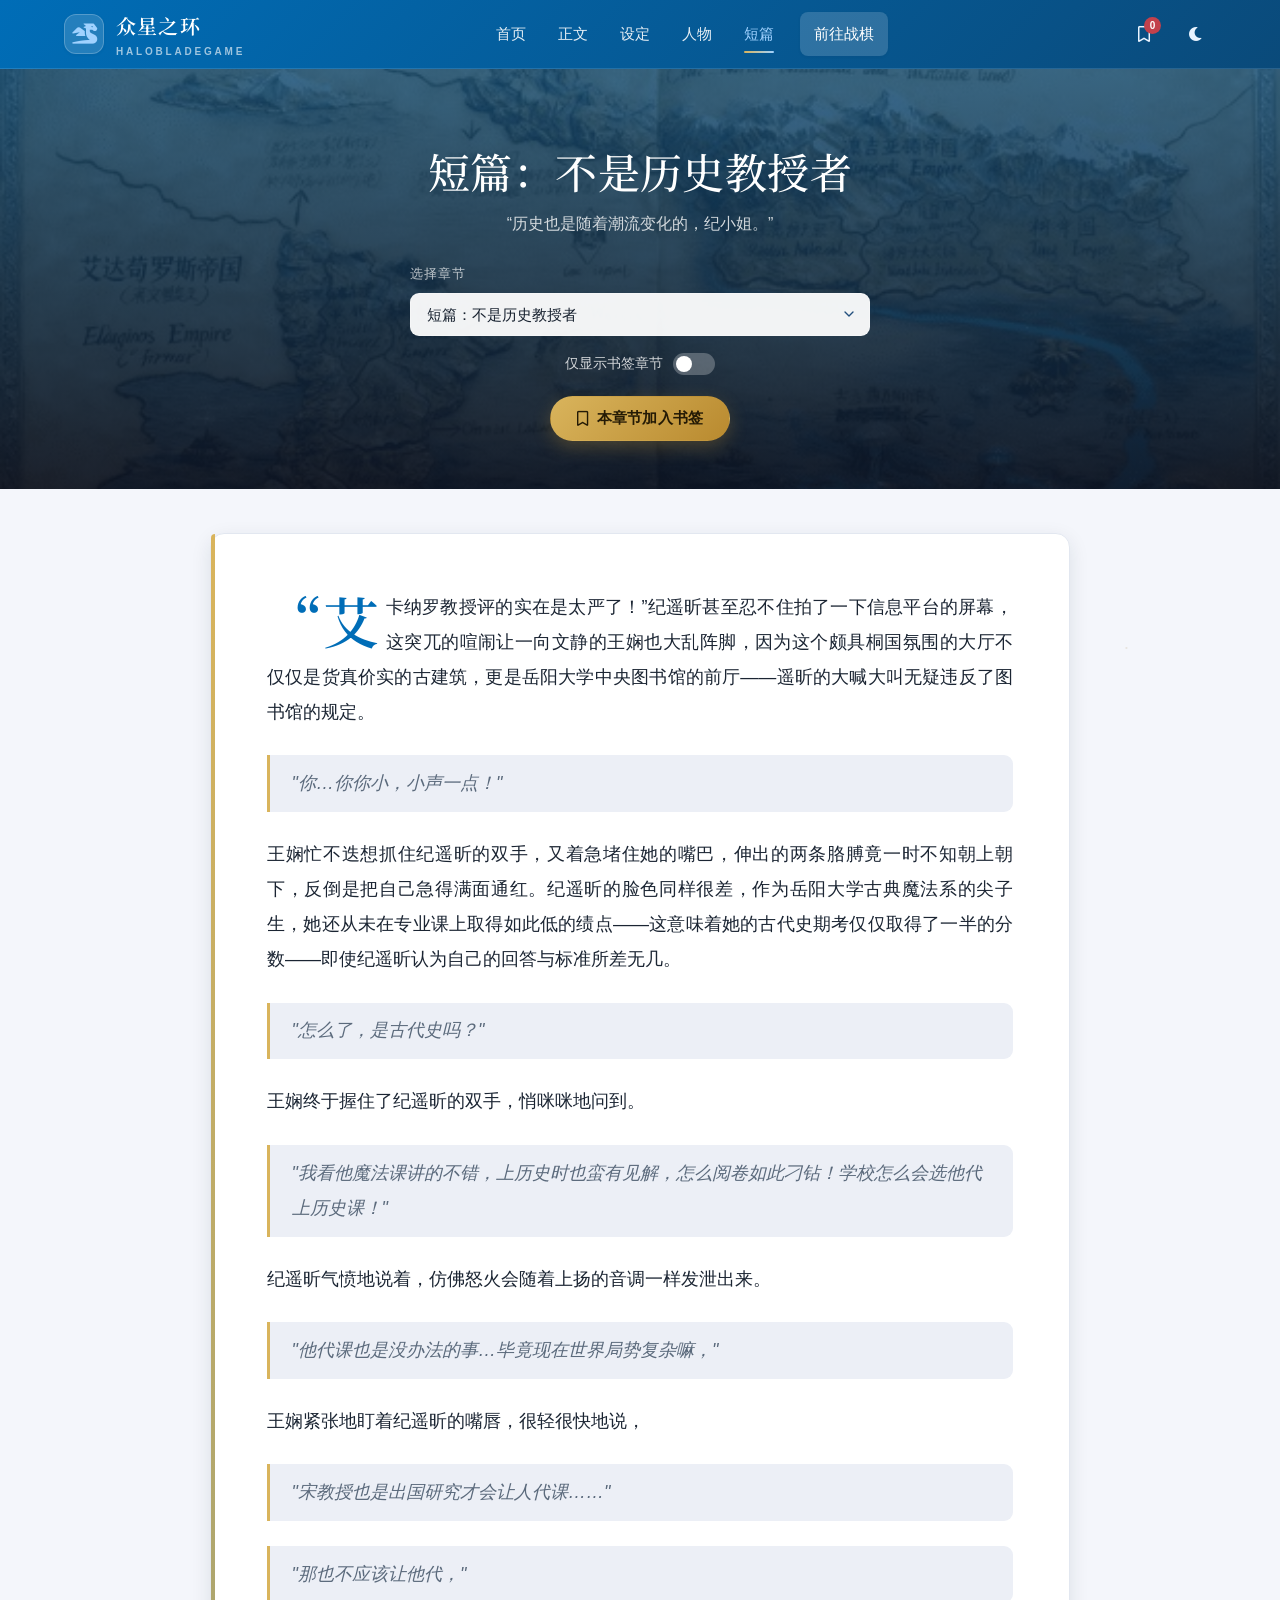
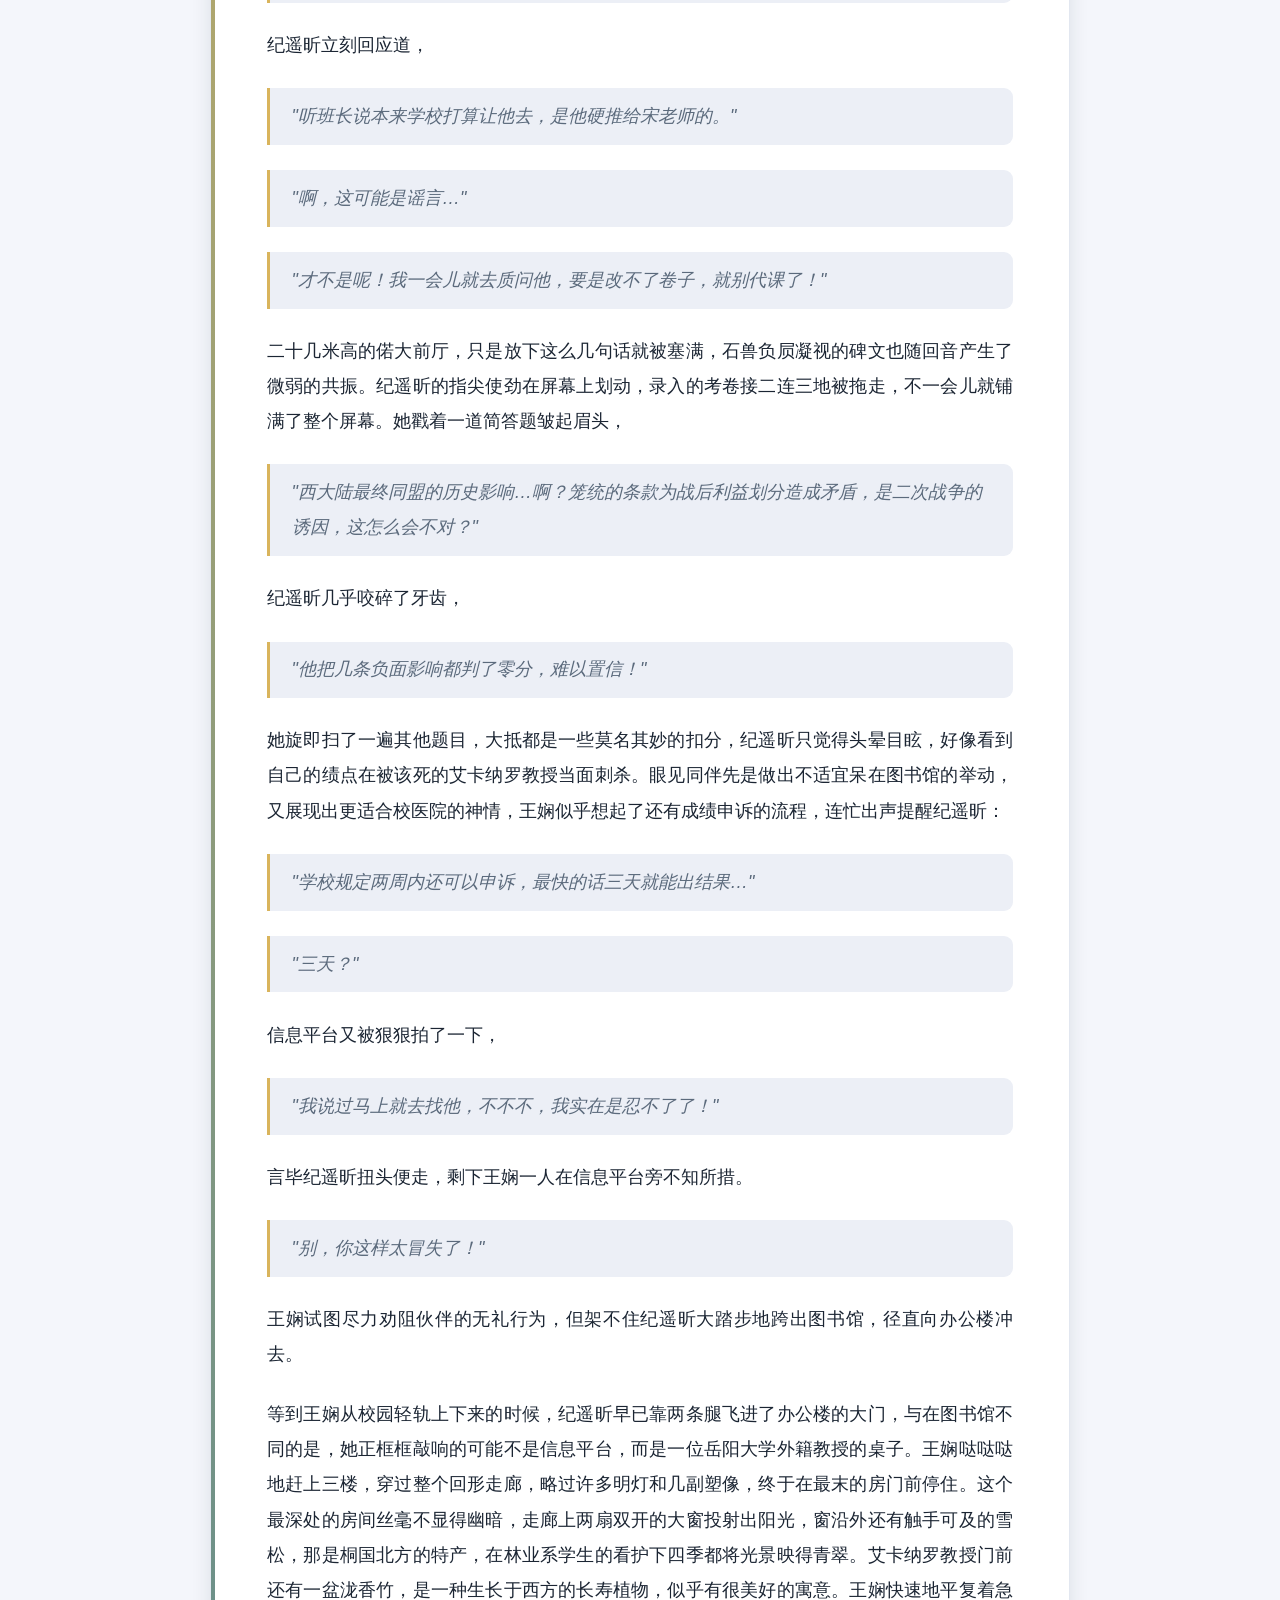
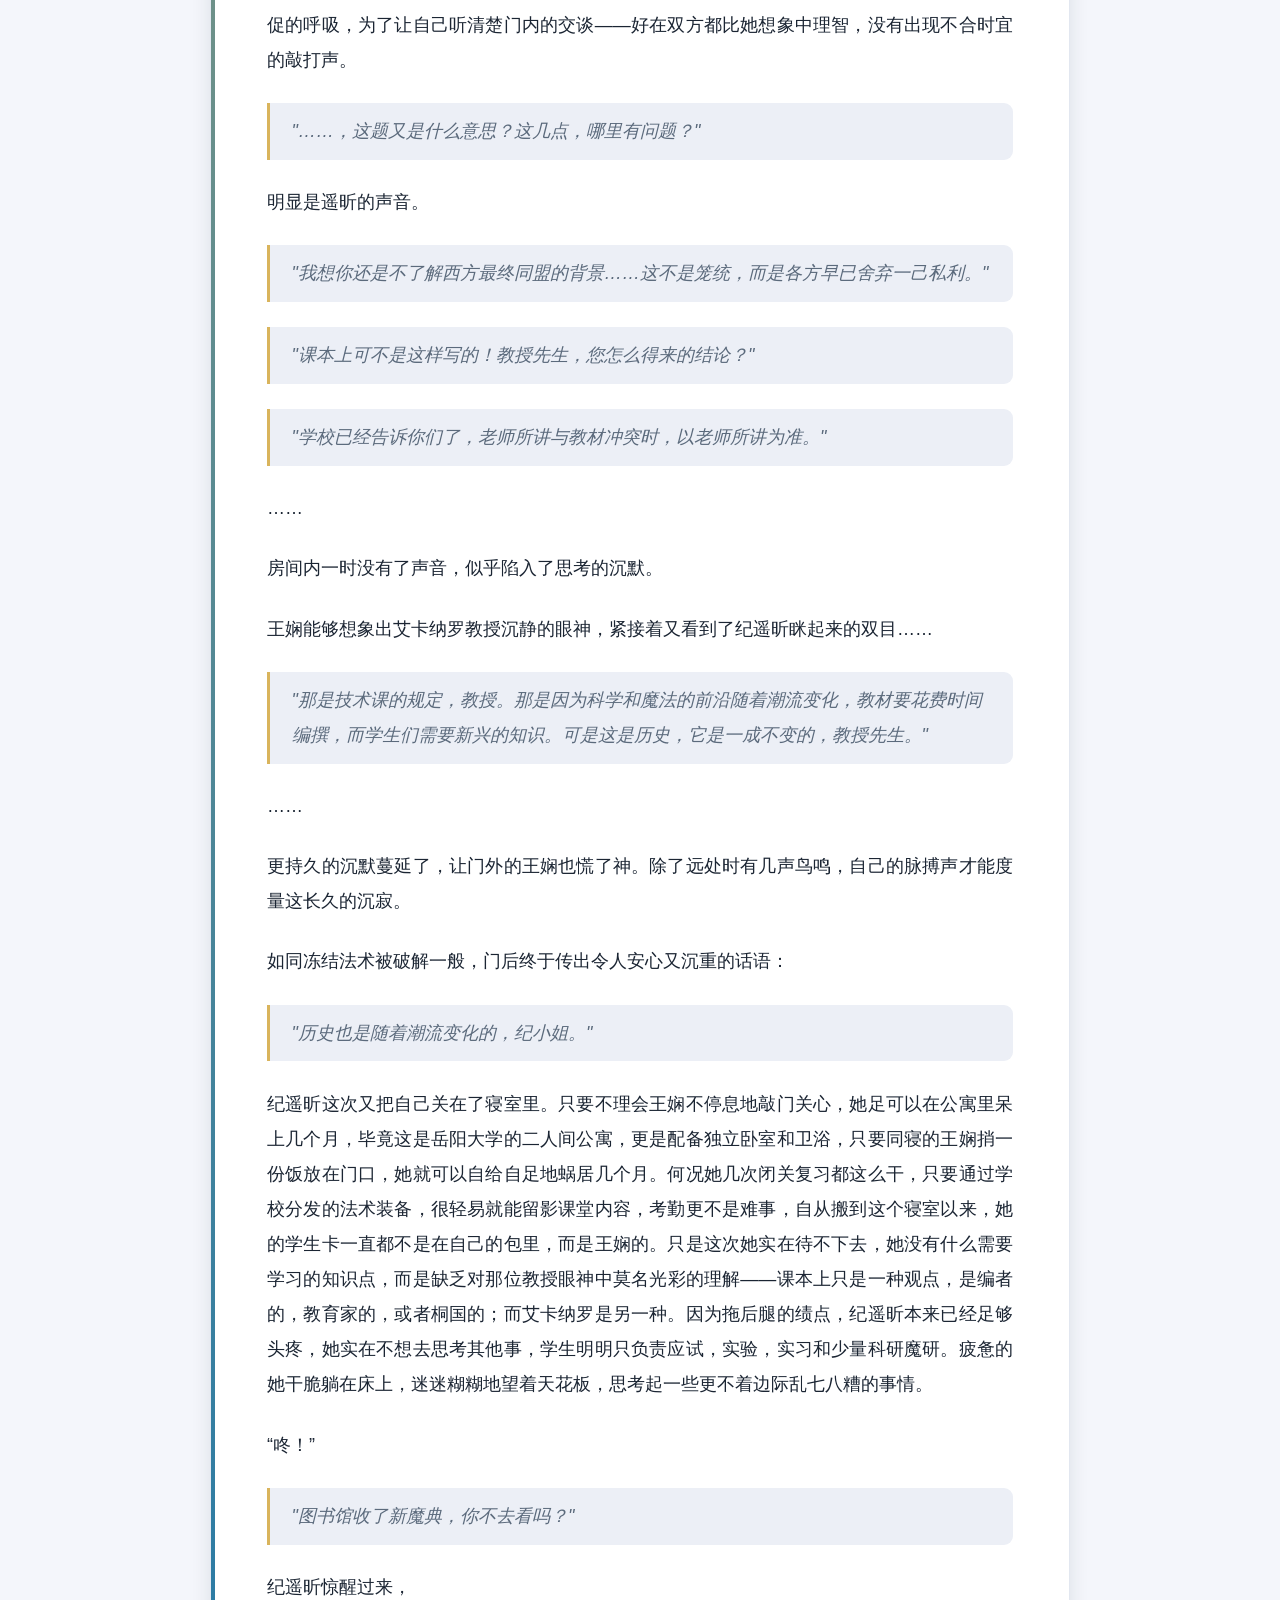
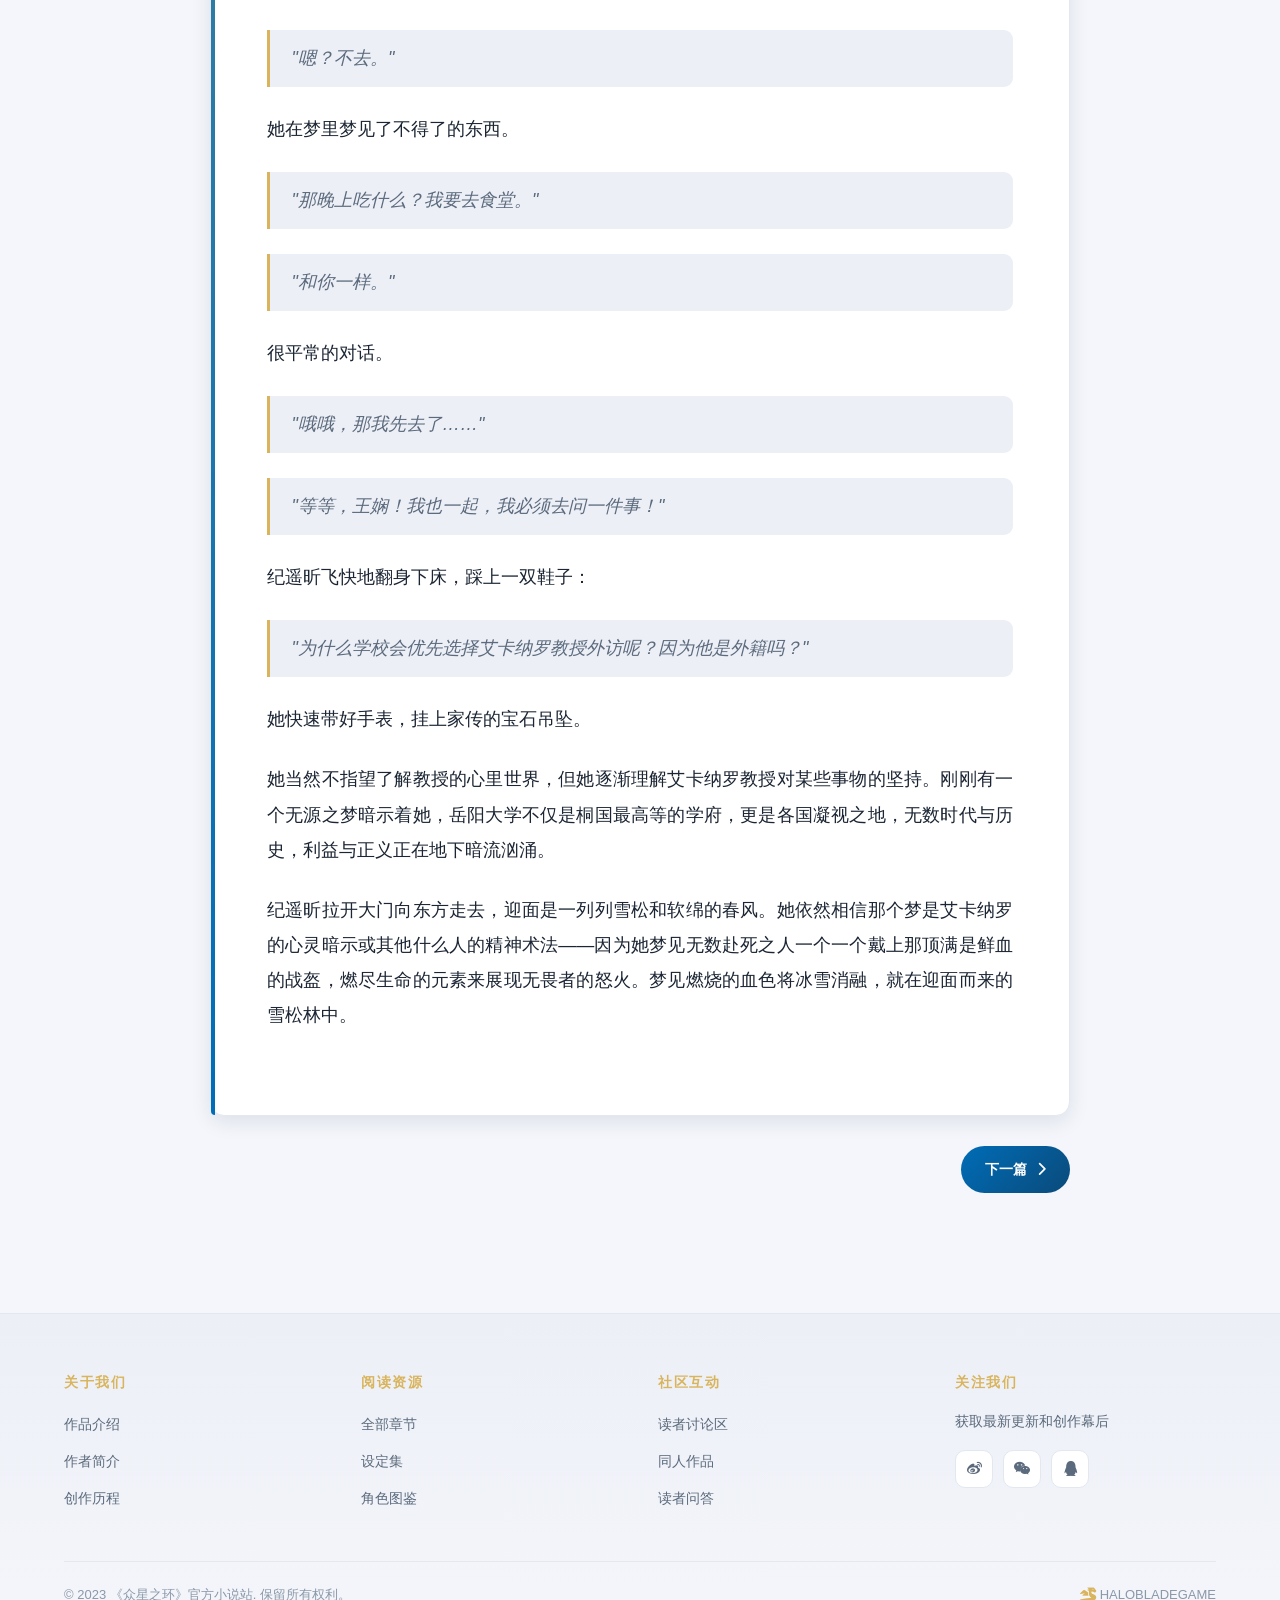
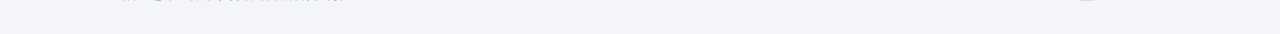
<file: chapter3.html>
<!DOCTYPE html>
<html lang="zh-CN">
<head>
    <link rel="icon" href="/favicon.ico" type="image/x-icon">
    <meta charset="UTF-8">
    <meta name="viewport" content="width=device-width, initial-scale=1.0">
    <title>短篇 - 《众星之环》</title>
    <link rel="stylesheet" href="https://cdnjs.cloudflare.com/ajax/libs/font-awesome/6.0.0/css/all.min.css">
    <link rel="stylesheet" href="./css/haloblade.css">
</head>
<body class="novel">
    <header class="site-header">
        <div class="container header-inner">
            <a class="brand" href="index.html">
                <span class="brand-mark"><i class="fas fa-dragon"></i></span>
                <span class="brand-text">众星之环<span class="brand-sub">HALOBLADEGAME</span></span>
            </a>
            <nav class="nav-links" id="nav-links">
                <a href="HTMLPage1.html" data-nav="HTMLPage1.html">首页</a>
                <a href="chapter1.html" data-nav="chapter1.html">正文</a>
                <a href="premise.html" data-nav="premise.html">设定</a>
                <a href="character1.html" data-nav="character1.html">人物</a>
                <a href="chapter3.html" data-nav="chapter3.html">短篇</a>
                <a href="HTMLPage2.html" class="nav-cta">前往战棋</a>
            </nav>
            <div class="nav-actions">
                <a href="#" class="nav-icon" id="bookmark-toggle" title="书签">
                    <i class="far fa-bookmark"></i>
                    <span class="bookmark-badge" id="bookmark-count">0</span>
                </a>
                <button class="nav-icon" data-theme-toggle title="切换昼夜"><i class="fas fa-moon"></i></button>
                <button class="nav-burger" id="nav-burger" aria-label="菜单"><i class="fas fa-bars"></i></button>
            </div>
        </div>
    </header>

    <!-- 章节标题区域 -->
    <section class="chapter-header">
        <div class="container">
            <h1 class="chapter-title" id="chapter-title">序章：转封之日</h1>
            <p class="chapter-subtitle" id="chapter-subtitle">数千年前，乌提卡人相信大地和天空都拥有各自的记忆。它们至高的意志就体现在世间万物陆离的命运之中...</p>

            <!-- 章节选择器 -->
            <div class="chapter-selector-container">
                <label for="chapter-select" class="chapter-selector-label">选择章节</label>
                <select id="chapter-select" class="chapter-select" size="1">
                    <!-- 章节选项将由JavaScript动态生成 -->
                </select>

                <!-- 书签章节切换开关 -->
                <div class="bookmark-toggle">
                    <span class="toggle-label">仅显示书签章节</span>
                    <label class="toggle-switch">
                        <input type="checkbox" id="bookmark-only-toggle">
                        <span class="toggle-slider"></span>
                    </label>
                </div>

                <!-- 本章节加入书签 -->
                <div style="margin-top: 20px; text-align: center;">
                    <button class="btn btn-gold" id="bookmark-current-btn">
                        <i class="far fa-bookmark"></i> <span id="bookmark-current-label">本章节加入书签</span>
                    </button>
                </div>
            </div>
        </div>
    </section>

    <!-- 章节内容 -->
    <section class="chapter-content">
        <div class="container">
            <div class="content-container">
                <div class="chapter-text" id="chapter-content">
                    <p>数千年前，乌提卡人(Utikerien)相信大地和天空都拥有各自的记忆。它们至高的意志就体现在世间万物陆离的命运之中。</p>

                    <p>而如今乌提卡人的信仰早已随着他们古老的帝国彻底消散在历史的烟海中……然而，倘若这支古老民族所说属实，那毫无疑问，这片大地也应该早已忘记了如今重归的这种喧嚣。</p>

                    <p>庞大的阴影伴随着巨大的噪音，拦腰截断生长千万年的巨树，将其碾压进泥水，永远沉默在深深刻进大地的宽阔车辙中。足足三艘，陆行战舰(Land Cruiser)全功率行进的轰鸣彻底摧毁了整片荒野的寂静。对于徒步行人而言恶劣的路况在高速战舰的履带面前不值一提。艾卡纳罗沉默着站在舰首，任由略微寒冷的夜风吹起他的衣襟。</p>

                    <p>他听见军官们在战舰下层紧张讨论着警戒工作。对于这些初入这片地区的桐国年轻人而言，眼下的状况的确让人有些许不安。然而艾卡纳罗并无这样的担心。他背着双手，佩剑安然挂在身体左侧。借助龙裔血统的种族优势，他的视线轻易穿透黑夜，看到远远的地平线上城市巨大的剪影。</p>

                    <p>安卡隆德特区(S-district Ankrond)重镇，卡诺兰特(Kainorant)。当然这是这座城市多年前，安卡隆德仍旧是独立王国时的名字。</p>

                    <p>塔尔家族(House of Tar)最早的封地安达洛斯堡(Fort Androze)就属于卡诺兰特的辖地……当然这一切都是"王国时代"的往事了。如今父系血脉的故乡，对于多年未归的艾卡纳罗而言破败而荒凉。</p>

                    <div class="quote">
                        "大人，"背后传来吴清参谋的声音："舰桥汇报，直线行进大约半小时后进入领地范围。就是可能影响到邻近市镇的居民。您看……"
                    </div>

                    <p>"走外环吧。"艾卡纳罗没有犹豫。现在是秋收季节，他不愿意破坏农田："这里的民众生活也不容易。"吴清闻言，沉重地点了点头。"也不容易"，艾卡纳罗没有过多描述具体情形。然而作为大桐陆军军官大学毕业的高材生，吴清对于安卡隆德王国解体后这片地区长达百年的混乱和危机深有了解。而那的确远非一句"也不容易"就能带过的历史。</p>

                    <p>吴清正要离开，却被艾卡纳罗喊住："中明，陛下没有消息吗？"吴清愣了片刻，语气略微寒冷地回道:"没有。"艾卡纳罗一听便知道是怎么回事。他苦笑着说道："我早就说了和中央保持联系。你们终归是神皇(God Emperor)的军队。"</p>

                    <p>桐明帝宇文成，"神皇"，东大陆翻手为云覆手成雨的伟大君主。艾卡纳罗没想到自己的近卫军团竟然为自己的境遇如此愤慨，乃至和如此强大的君王叫板。"这不是陛下的设计，中明……"艾卡纳罗扶额，"相反我们都该感谢陛下。若非如此我们都会在如今阅阳的政治泥潭里烂掉。"事实当然也是这样。</p>

                    <div class="quote">
                        "倘真如此，大人。"吴清挥臂划过面前冰冷的荒野。随后行礼告退。看似同意的言行里不忿未减分毫。
                    </div>

                    <p>诚然，处于忠诚执意追随他的军团如今不得不因一纸转封敕令背井离乡。任何人都不可能坦然接受。</p>

                    <p>半个月前就预订的大批补给差不多明天中午抵达，官方委派的工程船队大概三天后到……那也就是城市重建的开始……艾卡纳罗按照已知信息粗略估计了一下。原本可以直接问吴清或者参谋部。但他方才大步离去，没有留下艾卡纳罗提问的时间。</p>

                    <p>卡诺兰特城的剪影变得清晰。艾卡纳罗甚至隐约看到了星星点点的灯火。这便是他未来很久一段时间里，起码名义上的家园。他仿佛感知到战舰下层近卫军团辐射出的热量……相较大桐数千年缔造的那些大公，他现下所拥有的实力微不足道。然而一百余年的岁月告诉他，这片大地的历史，从来不是由既定的人群书写。</p>

                    <p>这里是原安卡隆德王国重镇，卡诺兰特，如今桐帝国安卡隆德特别行政区执政核心，隶属帝国中央序列(Major Scale)。</p>

                    <p>而他，塔尔-艾卡纳罗(Tar-Aikanaro)，是权力受封于宇文成神皇的，安卡隆德公爵(Duke of Ankrond)。</p>

                    <p>他不禁想起许多年前的自己。如今贵为桐帝国大公的他，最大的愿望却是抛却权杖的重量，回到那最平凡不过的阳光和风雨之中……</p>
                </div>
            </div>

            <!-- 章节导航 -->
            <div class="chapter-nav">
                <a href="#" class="nav-btn" id="prev-chapter">
                    <i class="fas fa-chevron-left"></i>
                    <span>上一篇</span>
                </a>
                <a href="#" class="nav-btn" id="next-chapter">
                    <span>下一篇</span>
                    <i class="fas fa-chevron-right"></i>
                </a>
            </div>
        </div>
    </section>

    <!-- 书签弹窗 -->
    <div class="bookmark-modal" id="bookmark-modal">
        <div class="bookmark-modal-content">
            <div class="bookmark-modal-header">
                <h3 class="bookmark-modal-title">书签章节</h3>
                <button class="bookmark-modal-close" id="bookmark-modal-close">&times;</button>
            </div>
            <ul class="bookmark-list" id="bookmark-list">
                <!-- 书签列表将由JavaScript动态生成 -->
            </ul>
        </div>
    </div>

    <footer class="site-footer">
        <div class="container">
            <div class="footer-grid">
                <div class="footer-col"><h4>关于我们</h4><ul><li><a href="#">作品介绍</a></li><li><a href="#">作者简介</a></li><li><a href="#">创作历程</a></li></ul></div>
                <div class="footer-col"><h4>阅读资源</h4><ul><li><a href="chapter1.html">全部章节</a></li><li><a href="premise.html">设定集</a></li><li><a href="character1.html">角色图鉴</a></li></ul></div>
                <div class="footer-col"><h4>社区互动</h4><ul><li><a href="#">读者讨论区</a></li><li><a href="#">同人作品</a></li><li><a href="#">读者问答</a></li></ul></div>
                <div class="footer-col"><h4>关注我们</h4><p>获取最新更新和创作幕后</p>
                    <div class="social-icons"><a href="#"><i class="fab fa-weibo"></i></a><a href="#"><i class="fab fa-weixin"></i></a><a href="#"><i class="fab fa-qq"></i></a></div>
                </div>
            </div>
            <div class="footer-bottom">
                <span>© 2023 《众星之环》官方小说站. 保留所有权利。</span>
                <span><i class="fas fa-dragon" style="color: var(--gold-2);"></i> HALOBLADEGAME</span>
            </div>
        </div>
    </footer>

    <script src="./js/haloblade.js"></script>
    <script>
        // 章节数据
        const chapters = {
            "s1": {
                id: "sbslsjsz",
                title: "短篇：不是历史教授者",
                subtitle: "“历史也是随着潮流变化的，纪小姐。”",
                content: `
                        <p>“艾卡纳罗教授评的实在是太严了！”纪遥昕甚至忍不住拍了一下信息平台的屏幕，这突兀的喧闹让一向文静的王娴也大乱阵脚，因为这个颇具桐国氛围的大厅不仅仅是货真价实的古建筑，更是岳阳大学中央图书馆的前厅——遥昕的大喊大叫无疑违反了图书馆的规定。
                        </p>
                        <div class="quote"> "你…你你小，小声一点！"
                        </div>
                        <p>王娴忙不迭想抓住纪遥昕的双手，又着急堵住她的嘴巴，伸出的两条胳膊竟一时不知朝上朝下，反倒是把自己急得满面通红。纪遥昕的脸色同样很差，作为岳阳大学古典魔法系的尖子生，她还从未在专业课上取得如此低的绩点——这意味着她的古代史期考仅仅取得了一半的分数——即使纪遥昕认为自己的回答与标准所差无几。
                        </p>
                        <div class="quote"> "怎么了，是古代史吗？"
                        </div>
                        <p>王娴终于握住了纪遥昕的双手，悄咪咪地问到。
                        </p>
                        <div class="quote"> "我看他魔法课讲的不错，上历史时也蛮有见解，怎么阅卷如此刁钻！学校怎么会选他代上历史课！"
                        </div>
                        <p>纪遥昕气愤地说着，仿佛怒火会随着上扬的音调一样发泄出来。
                        </p>
                        <div class="quote"> "他代课也是没办法的事…毕竟现在世界局势复杂嘛，"
                        </div>
                        <p>王娴紧张地盯着纪遥昕的嘴唇，很轻很快地说，
                        </p>
                        <div class="quote"> "宋教授也是出国研究才会让人代课……"
                        </div>
                        <div class="quote"> "那也不应该让他代，"
                        </div> <p>纪遥昕立刻回应道，
                        </p>
                        <div class="quote"> "听班长说本来学校打算让他去，是他硬推给宋老师的。"
                        </div>
                        <div class="quote"> "啊，这可能是谣言…"
                        </div>
                        <div class="quote"> "才不是呢！我一会儿就去质问他，要是改不了卷子，就别代课了！"
                        </div>
                        <p>二十几米高的偌大前厅，只是放下这么几句话就被塞满，石兽负屃凝视的碑文也随回音产生了微弱的共振。纪遥昕的指尖使劲在屏幕上划动，录入的考卷接二连三地被拖走，不一会儿就铺满了整个屏幕。她戳着一道简答题皱起眉头，
                        </p>
                        <div class="quote"> "西大陆最终同盟的历史影响…啊？笼统的条款为战后利益划分造成矛盾，是二次战争的诱因，这怎么会不对？"
                        </div>
                        <p>纪遥昕几乎咬碎了牙齿，
                        </p>
                        <div class="quote"> "他把几条负面影响都判了零分，难以置信！"
                        </div>
                        <p>她旋即扫了一遍其他题目，大抵都是一些莫名其妙的扣分，纪遥昕只觉得头晕目眩，好像看到自己的绩点在被该死的艾卡纳罗教授当面刺杀。眼见同伴先是做出不适宜呆在图书馆的举动，又展现出更适合校医院的神情，王娴似乎想起了还有成绩申诉的流程，连忙出声提醒纪遥昕：
                        </p>
                        <div class="quote"> "学校规定两周内还可以申诉，最快的话三天就能出结果…"
                        </div>
                        <div class="quote"> "三天？"
                        </div>
                        <p>信息平台又被狠狠拍了一下，
                        </p>
                        <div class="quote"> "我说过马上就去找他，不不不，我实在是忍不了了！"
                        </div>
                        <p>言毕纪遥昕扭头便走，剩下王娴一人在信息平台旁不知所措。
                        </p>
                        <div class="quote"> "别，你这样太冒失了！"
                        </div>
                        <p>王娴试图尽力劝阻伙伴的无礼行为，但架不住纪遥昕大踏步地跨出图书馆，径直向办公楼冲去。
                        </p>
                        <p>等到王娴从校园轻轨上下来的时候，纪遥昕早已靠两条腿飞进了办公楼的大门，与在图书馆不同的是，她正框框敲响的可能不是信息平台，而是一位岳阳大学外籍教授的桌子。王娴哒哒哒地赶上三楼，穿过整个回形走廊，略过许多明灯和几副塑像，终于在最末的房门前停住。这个最深处的房间丝毫不显得幽暗，走廊上两扇双开的大窗投射出阳光，窗沿外还有触手可及的雪松，那是桐国北方的特产，在林业系学生的看护下四季都将光景映得青翠。艾卡纳罗教授门前还有一盆泷香竹，是一种生长于西方的长寿植物，似乎有很美好的寓意。王娴快速地平复着急促的呼吸，为了让自己听清楚门内的交谈——好在双方都比她想象中理智，没有出现不合时宜的敲打声。
                        </p>
                        <div class="quote"> "……，这题又是什么意思？这几点，哪里有问题？"
                        </div>
                        <p>明显是遥昕的声音。
                        </p>
                        <div class="quote"> "我想你还是不了解西方最终同盟的背景……这不是笼统，而是各方早已舍弃一己私利。"
                        </div>
                        <div class="quote"> "课本上可不是这样写的！教授先生，您怎么得来的结论？"
                        </div>
                        <div class="quote"> "学校已经告诉你们了，老师所讲与教材冲突时，以老师所讲为准。"
                        </div>
                        <p>……
                        </p>
                        <p>房间内一时没有了声音，似乎陷入了思考的沉默。
                        </p>
                        <p>王娴能够想象出艾卡纳罗教授沉静的眼神，紧接着又看到了纪遥昕眯起来的双目……
                        </p>
                        <div class="quote"> "那是技术课的规定，教授。那是因为科学和魔法的前沿随着潮流变化，教材要花费时间编撰，而学生们需要新兴的知识。可是这是历史，它是一成不变的，教授先生。"
                        </div>
                        <p>……
                        </p>
                        <p>更持久的沉默蔓延了，让门外的王娴也慌了神。除了远处时有几声鸟鸣，自己的脉搏声才能度量这长久的沉寂。
                        </p>
                        <p>如同冻结法术被破解一般，门后终于传出令人安心又沉重的话语：
                        </p>
                        <div class="quote"> "历史也是随着潮流变化的，纪小姐。"
                        </div>
                        <p>纪遥昕这次又把自己关在了寝室里。只要不理会王娴不停息地敲门关心，她足可以在公寓里呆上几个月，毕竟这是岳阳大学的二人间公寓，更是配备独立卧室和卫浴，只要同寝的王娴捎一份饭放在门口，她就可以自给自足地蜗居几个月。何况她几次闭关复习都这么干，只要通过学校分发的法术装备，很轻易就能留影课堂内容，考勤更不是难事，自从搬到这个寝室以来，她的学生卡一直都不是在自己的包里，而是王娴的。只是这次她实在待不下去，她没有什么需要学习的知识点，而是缺乏对那位教授眼神中莫名光彩的理解——课本上只是一种观点，是编者的，教育家的，或者桐国的；而艾卡纳罗是另一种。因为拖后腿的绩点，纪遥昕本来已经足够头疼，她实在不想去思考其他事，学生明明只负责应试，实验，实习和少量科研魔研。疲惫的她干脆躺在床上，迷迷糊糊地望着天花板，思考起一些更不着边际乱七八糟的事情。
                        </p>
                        <p>“咚！”
                        </p>
                        <div class="quote"> "图书馆收了新魔典，你不去看吗？"
                        </div>
                        <p>纪遥昕惊醒过来，
                        </p>
                        <div class="quote"> "嗯？不去。"
                        </div>
                        <p>她在梦里梦见了不得了的东西。
                        </p>
                        <div class="quote"> "那晚上吃什么？我要去食堂。"
                        </div>
                        <div class="quote"> "和你一样。"
                        </div>
                        <p>很平常的对话。
                        </p>
                        <div class="quote"> "哦哦，那我先去了……"
                        </div>
                        <div class="quote"> "等等，王娴！我也一起，我必须去问一件事！"
                        </div>
                        <p>纪遥昕飞快地翻身下床，踩上一双鞋子：
                        </p>
                        <div class="quote"> "为什么学校会优先选择艾卡纳罗教授外访呢？因为他是外籍吗？"
                        </div>
                        <p>她快速带好手表，挂上家传的宝石吊坠。
                        </p>
                        <p>她当然不指望了解教授的心里世界，但她逐渐理解艾卡纳罗教授对某些事物的坚持。刚刚有一个无源之梦暗示着她，岳阳大学不仅是桐国最高等的学府，更是各国凝视之地，无数时代与历史，利益与正义正在地下暗流汹涌。
                        </p>
                        <p>纪遥昕拉开大门向东方走去，迎面是一列列雪松和软绵的春风。她依然相信那个梦是艾卡纳罗的心灵暗示或其他什么人的精神术法——因为她梦见无数赴死之人一个一个戴上那顶满是鲜血的战盔，燃尽生命的元素来展现无畏者的怒火。梦见燃烧的血色将冰雪消融，就在迎面而来的雪松林中。</p>
                    `
            }, "s2": {
                id: "szgddf",
                title: "短篇：走过的地方",
                subtitle: "青川弘一终于回到了那条石子路。他此前刻意把速度放的很慢",
                content: `
            <p> 雨停了一会儿，才愣愣地收起了油纸伞。空气里已没有烟尘和各色绚丽的灯光，青绿色草坡一路延伸到云际。一片片矮篱笆扎在泥路的一边，弯弯绕绕，青玉上系着一条棕色的丝带。
            </p>
            <div class="quote">"呼————"
            </div>
            <p>即使定心之法早已成为呼吸一般自然的存在，但此刻，任谁来都免不了彻底放空精神。雨后水潭的磷光，泥土被新阳烘暖的气息，山尾雉一步一跳地啄食的啪嗒声——多么熟悉的情景。此时风起，偏偏又裹挟走眼中的水汽。
            </p>
            <p>那是当然，
            </p>
            <p>当然啊，
            </p>
            <p>疲惫的战士回归了故乡。
            </p>
            <p>青川弘一顺着伞骨将伞收好，系上后斜挎在腰边。还湿润着的油纸遮住了龙主獠牙，青川弘一甚至没有对伞面使用避水，仿佛毫不在乎它在行走间轻轻蹭湿了褐衣。
            </p>
            <p>远处已出现寥寥人烟，青川弘一却放慢了脚步。晓是在岳阳最热闹的街市，他也没有这样闲庭信步过。太阳走的远比他更快一筹，抢在青川弘一到达村镇前便已落在了村后。一家又一户点起了灯，黄昏时分还有孩童嬉闹声和小巷里远远传来的犬吠。这说明很久都没有恶鬼出现了，青川弘一轻松地想，好似自己在外的付出获得了对等的回报。
            </p>
            <p>军靴踏过石子路，许多木石混合的斜顶构成了小镇起伏的线条。家乡的景致此刻具象在眼前，青川弘一不用抬头也能找到那些熟悉的屋子。
            </p>
            <div class="quote">"泷川智也……夜鳥……我回来了。"
            </div>
            <p>他自言自语着前进，右手轻抚背上的包袱。走过有着高高石墙的行道，青川弘一拐了一个弯——他顿了一下，抬起头深深地看了一眼一路的树影和建筑，便回到原来的石子路上去了。
            </p>
            <p>他无数次走过这里，或挎着买菜的篮子，或与好友结伴而行。即使名义上这整个镇子都只是他祖上领地的一片微不足道的附庸地——那他也确确实实是这里的居民，生活在这个镇子的一份子。
            </p>
            <p>这样的家室也促使他离开了这里，数不清的事情等着他去处理，即便如今，青川弘一也只能像现在这样远远地驻足。丛云的大祭司正要组织闻所未闻的可怕献祭，他必须在午夜前与同伴在城外汇合。因此留给青川弘一的没有什么回家吃饭过夜的机会。
            </p>
            <p>时间像磨盘一样压着他走，青川弘一终于回到了那条石子路。他此前刻意把速度放的很慢，让他数过了童年种的小树，一望现在布满青苔的井底。
            </p>
            <div class="quote">"天要黑了。"
            </div>
            <p>青川弘一回想着路途，笑了一下。他把已经干了的伞别在包袱上，重新露出了入鞘的獠牙。
            </p>
        `
            }, "s3": {
                id: "ssysd",
                title: "断章：上一世代",
                subtitle: "央都国际执行官联合会，全球巡查第一小组。",
                content: `
            <p>“萨米基纳…拥灵之主…”艾卡纳罗被恐怖的气息压倒在地，憎恨的眼神如同匕首般刺向眼前的阴影——当然这也是他如今唯一能做到的事了。
            </p>
            <div class="quote">"区区公爵一阶的年轻执行官，何必自取灭亡？"
            </div>
            <p>令人意外的是，那具恶心躯体发出的并非是萨米基纳的声音。黑暗异端的拥灵之主化名古老传说中的恶鬼，其腐朽声带发出的音色足以令无数世人恐惧癫狂，但那绝不是如今这个声音。这句叹息清澈透亮，艾卡纳罗甚至还隐约听出了一丝哀伤一般的情绪。
            </p>
            <p>随着声音入耳，周边的气势威压也略微减弱，艾卡纳罗趁机强撑着拄刀起身：
            </p>
            <div class="quote">"执行官安能没有同异端拼死的觉悟？你在说笑…躲在萨米基纳身后的大能。"
            </div>
            <div class="quote">"你能看出我是谁？"
            </div>
            <p>庞大的黑影继续收缩，终至能看清面孔。其人确为拥灵之主，但艾卡纳罗强大的精神力也让他确定，如今操控这具身体的绝非本人。随之而来的则是巨大的绝望——如今艾卡纳罗的小队只剩自己还勉力支撑，这样的情况下即便只是面对萨米基纳本人他也毫无胜算。更何况眼前之人能够绕开一切生命屏障，直接接管这个王爵级中阶术师的身体。
            </p>
            <div class="quote">"高阶王爵…"
            </div>
            <p>艾卡纳罗心已经凉了半截。这样的存在纵然在王爵级中间也是绝对的高手，相比之下不到三个月前才突破公爵级的他根本不可能是其一合之敌。
            </p>
            <div class="quote">"这样的奴仆之身真是让人不快…但眼下也没有别的选择。"
            </div>
            <p>黑暗大能举起拥灵之主的长剑，原本已经寂静的死灵气息转瞬间又大肆升腾起来：
            </p>
            <div class="quote">"年轻的执行官，英勇无畏，技艺高超，我很想和你多聊聊。然而你的援军不到五分钟就会赶到这里，我不得不确保在这之前你已经死去。"
            </div>
            <p>言罢，长剑高举。还未感受到锋刃的寒冷，浓郁的死亡气息就将艾卡纳罗彻底笼罩…
            </p>
            <div class="quote">"大人，恼羞成怒何必拿小辈撒气？"
            </div>
            <p>随着朗声击碎沉寂，一股同样强势的力场自艾卡纳罗身后铺展开来，硬生生将来自黑暗大能的威压逼退至场地中线。此时艾卡纳罗视线已经不再清晰，但几双战靴砸击地面产生的振动依旧可以感知到。待他竭力聚拢视线，看到挡在面前的是六名身着一式披风的背影。他们性别身形不一，却毫无例外地辐射着惊人的力量。
            </p>
            <div class="quote">"央都国际执行官联合会，全球巡查第一小组。"
            </div>
            <p>就在如此紧凑的力量对峙下，为首的执行官竟然不紧不慢地取出皮夹，向对面的黑暗大能出示了证件。艾卡纳罗看呆了。自问也是一名精英执行官的他意识到自己和这样的前辈之间所拥有的差距绝不是几个鸿沟可以形容的距离。
            </p>
            <div class="quote">"原来是全球巡查组。"
            </div>
            <p>黑暗大能抬起双臂检视着萨米基纳的躯壳，
            </p>
            <div class="quote">"看来今天不太走运啊。单凭这个身体，怎么击败六名高贵的五阶执行官？"
            </div>
            <p>五阶执行官！闻言，艾卡纳罗登时清醒了不少。原来前来援护他的竟然是足足六名五阶执行官！
            </p>
            <div class="quote">"哼。"
            </div>
            <p>另一顶兜帽下传来悦耳的女声冷笑，
            </p>
            <div class="quote">"原来大人这样的大能者也不敢以真名现世啊。躲在奴仆的躯壳后面徒然说些大空话，黑暗异端的强者如今已经沦落到这步田地了？"
            </div>
            <div class="quote">"我若真名现世，你等如今早该是尸体了。更别提你们身后的小孩。"
            </div>
            <p>黑暗大能显然对女执行官的嘲讽感到不快。语气中的阴冷即便隔着前辈高手们的屏障也让艾卡纳罗窒息。
            </p>
            <div class="quote">"真的有那个能耐，就下次决战。既然今天没有打算开战，那就滚！"
            </div>
            <p>低哑的声音带着极度的自信和凌厉，丝毫不受威胁影响地自第三位前辈处发出。霎时，全部六名五阶执行官气势剧增，强大的气流甚至吹动了他们修长的披风，连被护在身后的艾卡纳罗都不免压低了身形。伴随着执行官们升腾的怒火，对面的黑暗大能操控着萨米基纳，最后不甘地看了一眼艾卡纳罗，随后便驱策黑雾消失在了暮色中。
            </p>
            <div class="quote">"艾卡纳罗，你怎么样？"
            </div>
            <p>见对峙结束，为首的五阶官立刻奔过去扶起艾卡纳罗，随着肾上腺素注入，其体内混乱的状态总算是彻底稳定下来。
            </p>
            <div class="quote">"大人…您认识我？"
            </div>
            <p>艾卡纳罗声音还有些颤抖，但总算是恢复了气力。
            </p>
            <div class="quote">"你不认识我。但我听说过你。我们也很意外在这里遇到你。你才新晋四阶，怎么会出现在这么危险的地方？"
            </div>
            <p>虽然看不清面孔，但艾卡纳罗能听出他话语里的关切。
            </p>
            <div class="quote">"算你小子命大。除了我们，哪有联合会巡查组会天天在这样荒僻的地方乱跑。"
            </div>
            <p>那个悦耳的女声在艾卡纳罗身侧传来。他如今当然早已清楚来帮忙的是何等强者——五阶执行官代表着王爵级的门槛，这六位前辈再弱也和对面的黑暗大能处在同一位阶。
            </p>
            <div class="quote">"是啊…不过今天幸运的不止你。我们也是。哪怕这个黑主操控的躯体并不比我们强很多，我都能感到其身上散发的浓烈的危险气息。倘若真的是本体现世…只怕不一定是我们兜得住的…"
            </div>
            <p>领头五阶官说着。然而此时艾卡纳罗的神经已经到了崩断边缘，听清不到半数便彻底失去了意识。
            </p>
        `
            },

            

            // 可以继续添加更多章节...
        };

        // 章节顺序
        const chapterOrder = ["s1","s2","s3"];

        // 书签管理
        let bookmarks = JSON.parse(localStorage.getItem('bookmarks')) || [];
        let currentChapterId = chapterOrder[0];

        // 获取URL参数
        function getUrlParameter(name) {
            name = name.replace(/[\[\]]/g, '\\$&');
            const regex = new RegExp('[?&]' + name + '(=([^&#]*)|&|#|$)');
            const results = regex.exec(window.location.href);
            if (!results) return null;
            if (!results[2]) return '';
            return decodeURIComponent(results[2].replace(/\+/g, ' '));
        }

        // 加载章节
        function loadChapter(chapterId) {
            const chapter = chapters[chapterId];
            if (!chapter) {
                // 如果没有找到章节，加载第一个章节
                loadChapter(chapterOrder[0]);
                return;
            }

            // 更新当前章节ID
            currentChapterId = chapterId;

            // 更新页面标题
            document.title = `${chapter.title} - 《众星之环》`;

            // 更新章节标题和副标题
            document.getElementById('chapter-title').textContent = chapter.title;
            document.getElementById('chapter-subtitle').textContent = chapter.subtitle;

            // 更新章节内容
            document.getElementById('chapter-content').innerHTML = chapter.content;

            // 更新URL但不刷新页面
            const newUrl = `${window.location.pathname}?chapter=${chapterId}`;
            window.history.pushState({ chapterId }, chapter.title, newUrl);

            // 更新章节选择框状态
            updateChapterSelect(chapterId);

            // 更新导航按钮
            updateNavigation(chapterId);

            // 更新书签图标状态
            updateBookmarkIcon(chapterId);
        }

        // 更新章节选择框状态
        function updateChapterSelect(currentChapterId) {
            const select = document.getElementById('chapter-select');
            select.value = currentChapterId;
        }

        // 更新导航按钮
        function updateNavigation(currentChapterId) {
            const currentIndex = chapterOrder.indexOf(currentChapterId);

            // 更新上一章按钮
            const prevBtn = document.getElementById('prev-chapter');
            if (currentIndex > 0) {
                prevBtn.href = `?chapter=${chapterOrder[currentIndex - 1]}`;
                prevBtn.style.visibility = 'visible';
            } else {
                prevBtn.style.visibility = 'hidden';
            }

            // 更新下一章按钮
            const nextBtn = document.getElementById('next-chapter');
            if (currentIndex < chapterOrder.length - 1) {
                nextBtn.href = `?chapter=${chapterOrder[currentIndex + 1]}`;
                nextBtn.style.visibility = 'visible';
            } else {
                nextBtn.style.visibility = 'hidden';
            }
        }

        // 更新书签图标状态
        function updateBookmarkIcon(chapterId) {
            const bookmarkIcon = document.querySelector('#bookmark-toggle i');
            const isBookmarked = bookmarks.includes(chapterId);
            if (isBookmarked) {
                bookmarkIcon.classList.remove('far');
                bookmarkIcon.classList.add('fas');
            } else {
                bookmarkIcon.classList.remove('fas');
                bookmarkIcon.classList.add('far');
            }

            // 更新书签数量角标
            document.getElementById('bookmark-count').textContent = bookmarks.length;

            // 更新"本章节加入书签"按钮
            const currentBtn = document.getElementById('bookmark-current-btn');
            if (currentBtn) {
                const btnIcon = currentBtn.querySelector('i');
                const btnLabel = document.getElementById('bookmark-current-label');
                if (isBookmarked) {
                    btnIcon.className = 'fas fa-bookmark';
                    btnLabel.textContent = '本章节已加入书签';
                    currentBtn.classList.add('is-on');
                } else {
                    btnIcon.className = 'far fa-bookmark';
                    btnLabel.textContent = '本章节加入书签';
                    currentBtn.classList.remove('is-on');
                }
            }
        }

        // 切换书签状态
        function toggleBookmark(chapterId) {
            const index = bookmarks.indexOf(chapterId);
            if (index > -1) {
                // 如果已存在，则移除
                bookmarks.splice(index, 1);
            } else {
                // 如果不存在，则添加
                bookmarks.push(chapterId);
            }

            // 保存到本地存储
            localStorage.setItem('bookmarks', JSON.stringify(bookmarks));

            // 更新UI
            updateBookmarkIcon(chapterId);
            updateBookmarkModal();

            // 如果开启了"仅显示书签章节"模式，需要更新章节选择器
            const bookmarkOnlyToggle = document.getElementById('bookmark-only-toggle');
            if (bookmarkOnlyToggle.checked) {
                updateChapterSelectOptions(true);
            }
        }

        // 移除书签
        function removeBookmark(chapterId) {
            const index = bookmarks.indexOf(chapterId);
            if (index > -1) {
                bookmarks.splice(index, 1);
                localStorage.setItem('bookmarks', JSON.stringify(bookmarks));
                updateBookmarkIcon(currentChapterId);
                updateBookmarkModal();

                // 如果开启了"仅显示书签章节"模式，需要更新章节选择器
                const bookmarkOnlyToggle = document.getElementById('bookmark-only-toggle');
                if (bookmarkOnlyToggle.checked) {
                    updateChapterSelectOptions(true);
                }
            }
        }

        // 更新书签弹窗内容
        function updateBookmarkModal() {
            const bookmarkList = document.getElementById('bookmark-list');
            bookmarkList.innerHTML = '';

            if (bookmarks.length === 0) {
                bookmarkList.innerHTML = '<li class="no-bookmarks">暂无书签章节</li>';
                return;
            }

            bookmarks.forEach(chapterId => {
                const chapter = chapters[chapterId];
                if (!chapter) return;

                const bookmarkItem = document.createElement('li');
                bookmarkItem.className = 'bookmark-item';
                bookmarkItem.dataset.chapterId = chapterId;
                bookmarkItem.innerHTML = `
                        <div class="bookmark-item-info">
                            <div class="bookmark-item-title">${chapter.title}</div>
                            <div class="bookmark-item-subtitle">${chapter.subtitle}</div>
                        </div>
                        <button class="bookmark-item-remove" title="移除书签">
                            <i class="fas fa-times"></i>
                        </button>
                    `;

                // 点击书签项跳转到对应章节
                bookmarkItem.addEventListener('click', function (e) {
                    // 如果点击的是移除按钮，不跳转
                    if (e.target.closest('.bookmark-item-remove')) return;
                    loadChapter(chapterId);
                    closeBookmarkModal();
                });

                // 移除书签按钮事件
                const removeBtn = bookmarkItem.querySelector('.bookmark-item-remove');
                removeBtn.addEventListener('click', function (e) {
                    e.stopPropagation(); // 阻止事件冒泡
                    removeBookmark(chapterId);
                });

                bookmarkList.appendChild(bookmarkItem);
            });
        }

        // 打开书签弹窗
        function openBookmarkModal() {
            document.getElementById('bookmark-modal').style.display = 'flex';
        }

        // 关闭书签弹窗
        function closeBookmarkModal() {
            document.getElementById('bookmark-modal').style.display = 'none';
        }

        // 更新章节选择器选项
        function updateChapterSelectOptions(bookmarkOnly = false) {
            const select = document.getElementById('chapter-select');
            select.innerHTML = '';

            const chaptersToShow = bookmarkOnly ?
                chapterOrder.filter(id => bookmarks.includes(id)) :
                chapterOrder;

            chaptersToShow.forEach(chapterId => {
                const chapter = chapters[chapterId];
                const option = document.createElement('option');
                option.value = chapterId;
                option.textContent = chapter.title;
                select.appendChild(option);
            });

            // 确保当前章节被选中
            if (chaptersToShow.includes(currentChapterId)) {
                select.value = currentChapterId;
            } else if (chaptersToShow.length > 0) {
                // 如果当前章节不在书签中，选择第一个书签章节
                loadChapter(chaptersToShow[0]);
            }
        }

        // 初始化章节选择框
        function initChapterSelect() {
            const select = document.getElementById('chapter-select');

            // 初始填充所有章节
            updateChapterSelectOptions();

            // 添加change事件监听
            select.addEventListener('change', function () {
                loadChapter(this.value);
            });

            // 书签章节切换开关事件
            const bookmarkOnlyToggle = document.getElementById('bookmark-only-toggle');
            bookmarkOnlyToggle.addEventListener('change', function () {
                updateChapterSelectOptions(this.checked);
            });
        }

        // 页面加载完成后初始化
        document.addEventListener('DOMContentLoaded', function () {
            // 初始化章节选择框
            initChapterSelect();

            // 从URL参数获取当前章节，如果没有则使用第一个章节
            const chapterId = getUrlParameter('chapter') || chapterOrder[0];
            loadChapter(chapterId);

            // 初始化书签弹窗
            updateBookmarkModal();

            // 书签图标点击事件 - 切换当前章节的书签状态
            document.getElementById('bookmark-toggle').addEventListener('click', function (e) {
                e.preventDefault();
                toggleBookmark(currentChapterId);
            });

            // "本章节加入书签"按钮点击事件
            document.getElementById('bookmark-current-btn').addEventListener('click', function () {
                toggleBookmark(currentChapterId);
            });

            // 书签角标点击事件 - 打开书签弹窗
            document.getElementById('bookmark-count').addEventListener('click', function (e) {
                e.preventDefault();
                e.stopPropagation(); // 阻止事件冒泡到父元素
                openBookmarkModal();
            });

            // 书签弹窗关闭事件
            document.getElementById('bookmark-modal-close').addEventListener('click', closeBookmarkModal);

            // 点击弹窗外部关闭
            document.getElementById('bookmark-modal').addEventListener('click', function (e) {
                if (e.target === this) {
                    closeBookmarkModal();
                }
            });

            // 监听浏览器前进后退事件
            window.addEventListener('popstate', function (event) {
                if (event.state && event.state.chapterId) {
                    loadChapter(event.state.chapterId);
                } else {
                    const chapterId = getUrlParameter('chapter') || chapterOrder[0];
                    loadChapter(chapterId);
                }
            });

        });
    </script>
</body>
</html>
</file>
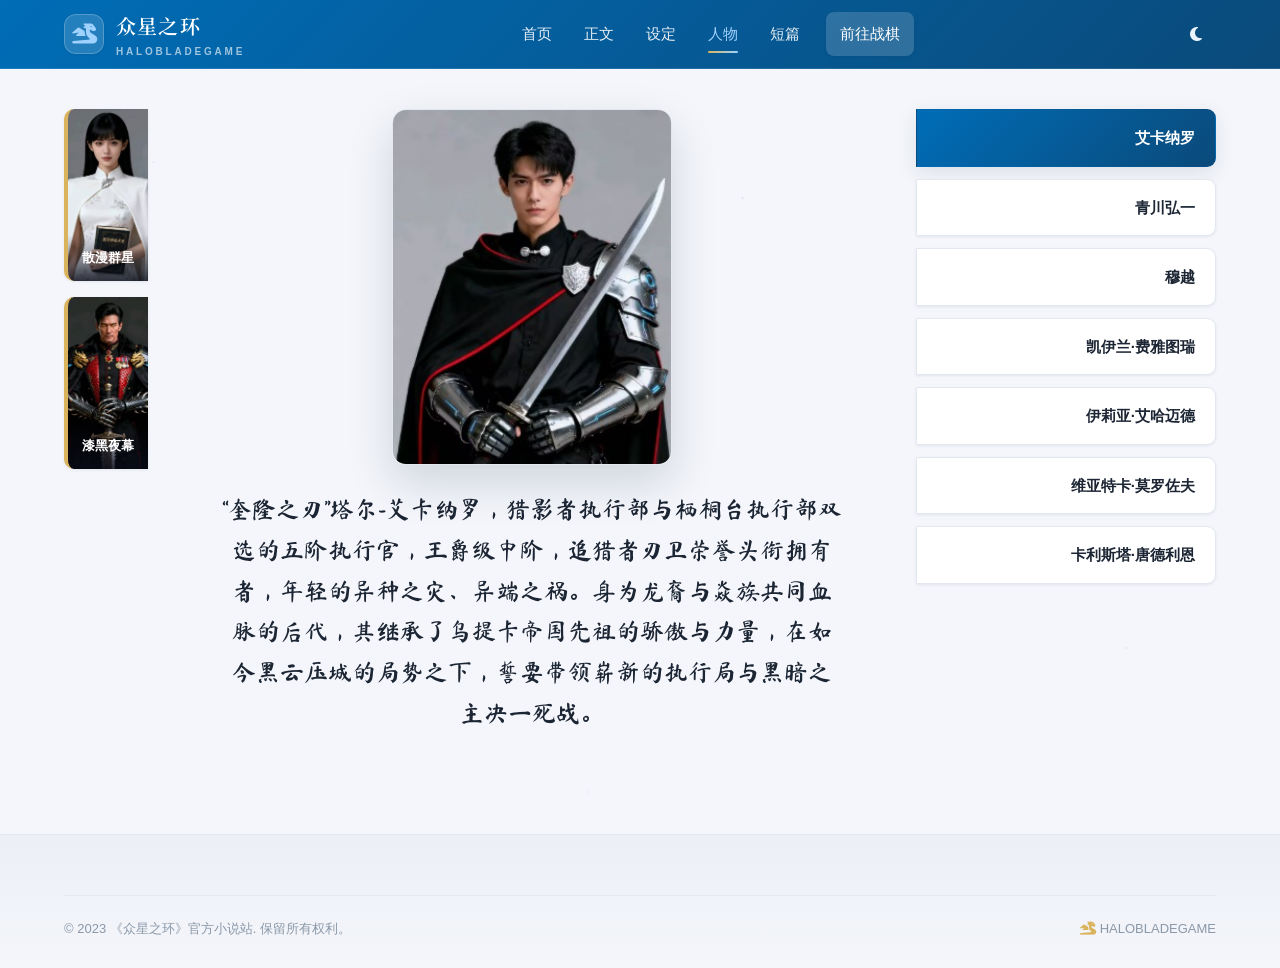
<file: character1.html>
<!DOCTYPE html>
<html lang="zh-CN">
<head>
    <link rel="icon" href="/favicon.ico" type="image/x-icon">
    <meta charset="UTF-8">
    <meta name="viewport" content="width=device-width, initial-scale=1.0">
    <title>众星之环 · 个人志</title>
    <link rel="stylesheet" href="https://cdnjs.cloudflare.com/ajax/libs/font-awesome/6.4.0/css/all.min.css">
    <link rel="stylesheet" href="./css/haloblade.css">
</head>
<body class="novel" data-character="starRunners">
    <header class="site-header">
        <div class="container header-inner">
            <a class="brand" href="index.html">
                <span class="brand-mark"><i class="fas fa-dragon"></i></span>
                <span class="brand-text">众星之环<span class="brand-sub">HALOBLADEGAME</span></span>
            </a>
            <nav class="nav-links" id="nav-links">
                <a href="HTMLPage1.html" data-nav="HTMLPage1.html">首页</a>
                <a href="chapter1.html" data-nav="chapter1.html">正文</a>
                <a href="premise.html" data-nav="premise.html">设定</a>
                <a href="character1.html" data-nav="character1.html">人物</a>
                <a href="chapter3.html" data-nav="chapter3.html">短篇</a>
                <a href="HTMLPage2.html" class="nav-cta">前往战棋</a>
            </nav>
            <div class="nav-actions">
                <button class="nav-icon" data-theme-toggle title="切换昼夜"><i class="fas fa-moon"></i></button>
                <button class="nav-burger" id="nav-burger" aria-label="菜单"><i class="fas fa-bars"></i></button>
            </div>
        </div>
    </header>

    <main class="container">
        <div class="character-layout">
            <!-- 大书签栏 -->
            <div class="bookmark-rail" id="bookmarkRail"></div>

            <!-- 展示区 -->
            <div class="character-showcase">
                <div class="character-card-flip" id="imageCard">
                    <div class="card-face front" id="cardFront"><img id="mainImage" src="" alt="角色"></div>
                    <div class="card-face back" id="cardBack"><img id="backImage" src="" alt="角色"></div>
                </div>
                <p class="character-intro" id="introText"></p>
            </div>

            <!-- 标签面板 -->
            <div class="tag-panel" id="tagPanel"></div>
        </div>
    </main>

    <footer class="site-footer">
        <div class="container">
            <div class="footer-bottom">
                <span>© 2023 《众星之环》官方小说站. 保留所有权利。</span>
                <span><i class="fas fa-dragon" style="color: var(--gold-2);"></i> HALOBLADEGAME</span>
            </div>
        </div>
    </footer>

    <script src="./js/data.js"></script>
    <script src="./js/haloblade.js"></script>
    <script>
        (function () {
            var key = document.body.getAttribute('data-character');
            var data = HB_DATA.characters[key];
            if (!data) return;

            document.title = data.title + ' · ' + data.tags[0].label;
            document.getElementById('introText').textContent = data.tagline;

            /* ---- 渲染大书签 ---- */
            var rail = document.getElementById('bookmarkRail');
            data.bookmarks.forEach(function (item) {
                var bm = document.createElement('div');
                bm.className = 'big-bookmark';
                if (item.bg) bm.style.backgroundImage = "url('" + item.bg + "')";
                bm.innerHTML = '<span class="bookmark-label">' + HB.util.escapeHtml(item.label) + '</span>';
                bm.addEventListener('click', function () {
                    var overlay = document.createElement('div');
                    overlay.className = 'fullscreen-flip';
                    document.body.appendChild(overlay);
                    overlay.addEventListener('animationend', function () {
                        overlay.remove();
                        window.location.href = item.url;
                    });
                });
                rail.appendChild(bm);
            });

            /* ---- 渲染小标签 ---- */
            var mainImage = document.getElementById('mainImage');
            var backImage = document.getElementById('backImage');
            var introText = document.getElementById('introText');
            var card = document.getElementById('imageCard');
            var panel = document.getElementById('tagPanel');
            var currentIndex = 0;

            function setContent(index, instant) {
                var t = data.tags[index];
                var img = new Image();
                img.onload = function () {
                    if (instant) {
                        mainImage.src = t.img;
                        backImage.src = t.img;
                    } else {
                        backImage.src = t.img;
                        card.classList.add('flipping');
                        card.addEventListener('animationend', function handler() {
                            card.classList.remove('flipping');
                            mainImage.src = t.img;
                            card.removeEventListener('animationend', handler);
                        });
                    }
                    introText.textContent = t.text;
                };
                if (img.complete) { img.onload(); }
                img.src = t.img;
                HB.util.$$('.small-tag', panel).forEach(function (el, i) { el.classList.toggle('active', i === index); });
            }

            data.tags.forEach(function (t, i) {
                var tag = document.createElement('div');
                tag.className = 'small-tag' + (i === 0 ? ' active' : '');
                tag.textContent = t.label;
                tag.addEventListener('click', function () {
                    if (currentIndex === i) return;
                    currentIndex = i;
                    setContent(i, false);
                });
                panel.appendChild(tag);
            });

            setContent(0, true);
        })();
    </script>
</body>
</html>
</file>
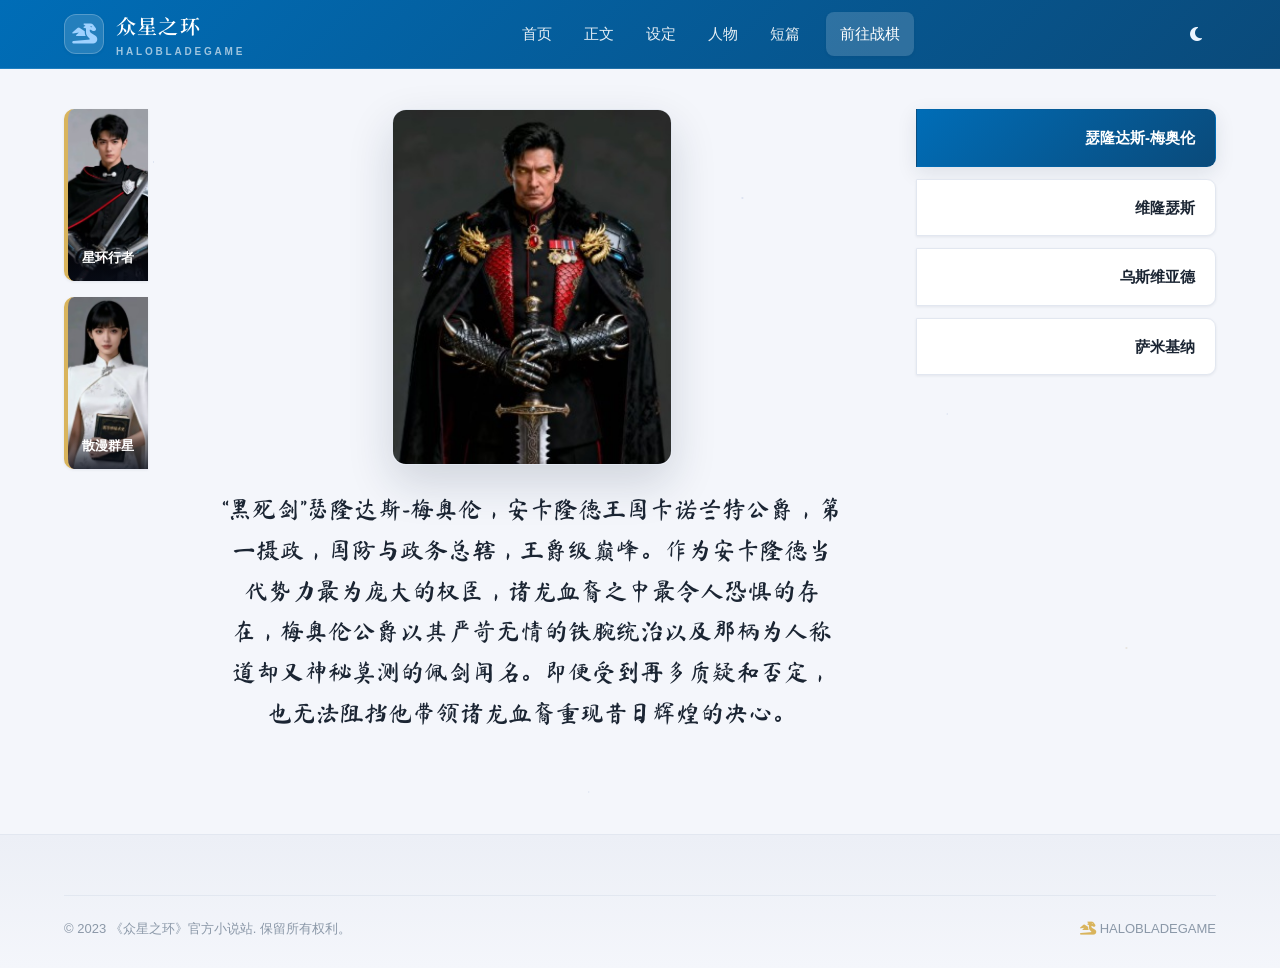
<file: character2.html>
<!DOCTYPE html>
<html lang="zh-CN">
<head>
    <link rel="icon" href="/favicon.ico" type="image/x-icon">
    <meta charset="UTF-8">
    <meta name="viewport" content="width=device-width, initial-scale=1.0">
    <title>众星之环 · 个人志</title>
    <link rel="stylesheet" href="https://cdnjs.cloudflare.com/ajax/libs/font-awesome/6.4.0/css/all.min.css">
    <link rel="stylesheet" href="./css/haloblade.css">
</head>
<body class="novel" data-character="darkNight">
    <header class="site-header">
        <div class="container header-inner">
            <a class="brand" href="index.html">
                <span class="brand-mark"><i class="fas fa-dragon"></i></span>
                <span class="brand-text">众星之环<span class="brand-sub">HALOBLADEGAME</span></span>
            </a>
            <nav class="nav-links" id="nav-links">
                <a href="HTMLPage1.html" data-nav="HTMLPage1.html">首页</a>
                <a href="chapter1.html" data-nav="chapter1.html">正文</a>
                <a href="premise.html" data-nav="premise.html">设定</a>
                <a href="character1.html" data-nav="character1.html">人物</a>
                <a href="chapter3.html" data-nav="chapter3.html">短篇</a>
                <a href="HTMLPage2.html" class="nav-cta">前往战棋</a>
            </nav>
            <div class="nav-actions">
                <button class="nav-icon" data-theme-toggle title="切换昼夜"><i class="fas fa-moon"></i></button>
                <button class="nav-burger" id="nav-burger" aria-label="菜单"><i class="fas fa-bars"></i></button>
            </div>
        </div>
    </header>

    <main class="container">
        <div class="character-layout">
            <div class="bookmark-rail" id="bookmarkRail"></div>
            <div class="character-showcase">
                <div class="character-card-flip" id="imageCard">
                    <div class="card-face front" id="cardFront"><img id="mainImage" src="" alt="角色"></div>
                    <div class="card-face back" id="cardBack"><img id="backImage" src="" alt="角色"></div>
                </div>
                <p class="character-intro" id="introText"></p>
            </div>
            <div class="tag-panel" id="tagPanel"></div>
        </div>
    </main>

    <footer class="site-footer">
        <div class="container">
            <div class="footer-bottom">
                <span>© 2023 《众星之环》官方小说站. 保留所有权利。</span>
                <span><i class="fas fa-dragon" style="color: var(--gold-2);"></i> HALOBLADEGAME</span>
            </div>
        </div>
    </footer>

    <script src="./js/data.js"></script>
    <script src="./js/haloblade.js"></script>
    <script>
        (function () {
            var key = document.body.getAttribute('data-character');
            var data = HB_DATA.characters[key];
            if (!data) return;

            document.title = data.title + ' · ' + data.tags[0].label;
            document.getElementById('introText').textContent = data.tagline;

            var rail = document.getElementById('bookmarkRail');
            data.bookmarks.forEach(function (item) {
                var bm = document.createElement('div');
                bm.className = 'big-bookmark';
                if (item.bg) bm.style.backgroundImage = "url('" + item.bg + "')";
                bm.innerHTML = '<span class="bookmark-label">' + HB.util.escapeHtml(item.label) + '</span>';
                bm.addEventListener('click', function () {
                    var overlay = document.createElement('div');
                    overlay.className = 'fullscreen-flip';
                    document.body.appendChild(overlay);
                    overlay.addEventListener('animationend', function () {
                        overlay.remove();
                        window.location.href = item.url;
                    });
                });
                rail.appendChild(bm);
            });

            var mainImage = document.getElementById('mainImage');
            var backImage = document.getElementById('backImage');
            var introText = document.getElementById('introText');
            var card = document.getElementById('imageCard');
            var panel = document.getElementById('tagPanel');
            var currentIndex = 0;

            function setContent(index, instant) {
                var t = data.tags[index];
                var img = new Image();
                img.onload = function () {
                    if (instant) {
                        mainImage.src = t.img;
                        backImage.src = t.img;
                    } else {
                        backImage.src = t.img;
                        card.classList.add('flipping');
                        card.addEventListener('animationend', function handler() {
                            card.classList.remove('flipping');
                            mainImage.src = t.img;
                            card.removeEventListener('animationend', handler);
                        });
                    }
                    introText.textContent = t.text;
                };
                if (img.complete) { img.onload(); }
                img.src = t.img;
                HB.util.$$('.small-tag', panel).forEach(function (el, i) { el.classList.toggle('active', i === index); });
            }

            data.tags.forEach(function (t, i) {
                var tag = document.createElement('div');
                tag.className = 'small-tag' + (i === 0 ? ' active' : '');
                tag.textContent = t.label;
                tag.addEventListener('click', function () {
                    if (currentIndex === i) return;
                    currentIndex = i;
                    setContent(i, false);
                });
                panel.appendChild(tag);
            });

            setContent(0, true);
        })();
    </script>
</body>
</html>
</file>
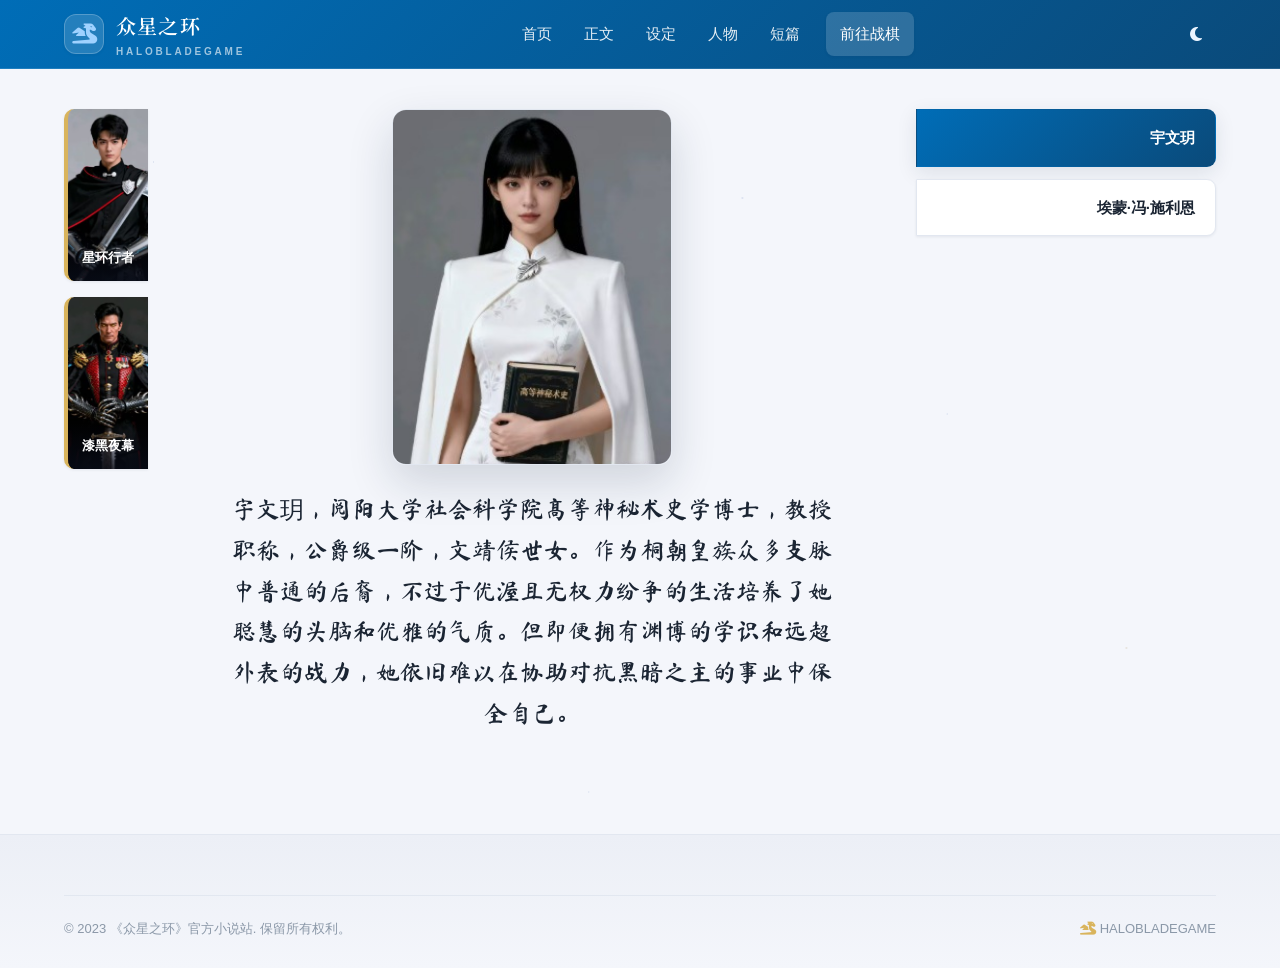
<file: character3.html>
<!DOCTYPE html>
<html lang="zh-CN">
<head>
    <link rel="icon" href="/favicon.ico" type="image/x-icon">
    <meta charset="UTF-8">
    <meta name="viewport" content="width=device-width, initial-scale=1.0">
    <title>众星之环 · 个人志</title>
    <link rel="stylesheet" href="https://cdnjs.cloudflare.com/ajax/libs/font-awesome/6.4.0/css/all.min.css">
    <link rel="stylesheet" href="./css/haloblade.css">
</head>
<body class="novel" data-character="scatteredStars">
    <header class="site-header">
        <div class="container header-inner">
            <a class="brand" href="index.html">
                <span class="brand-mark"><i class="fas fa-dragon"></i></span>
                <span class="brand-text">众星之环<span class="brand-sub">HALOBLADEGAME</span></span>
            </a>
            <nav class="nav-links" id="nav-links">
                <a href="HTMLPage1.html" data-nav="HTMLPage1.html">首页</a>
                <a href="chapter1.html" data-nav="chapter1.html">正文</a>
                <a href="premise.html" data-nav="premise.html">设定</a>
                <a href="character1.html" data-nav="character1.html">人物</a>
                <a href="chapter3.html" data-nav="chapter3.html">短篇</a>
                <a href="HTMLPage2.html" class="nav-cta">前往战棋</a>
            </nav>
            <div class="nav-actions">
                <button class="nav-icon" data-theme-toggle title="切换昼夜"><i class="fas fa-moon"></i></button>
                <button class="nav-burger" id="nav-burger" aria-label="菜单"><i class="fas fa-bars"></i></button>
            </div>
        </div>
    </header>

    <main class="container">
        <div class="character-layout">
            <div class="bookmark-rail" id="bookmarkRail"></div>
            <div class="character-showcase">
                <div class="character-card-flip" id="imageCard">
                    <div class="card-face front" id="cardFront"><img id="mainImage" src="" alt="角色"></div>
                    <div class="card-face back" id="cardBack"><img id="backImage" src="" alt="角色"></div>
                </div>
                <p class="character-intro" id="introText"></p>
            </div>
            <div class="tag-panel" id="tagPanel"></div>
        </div>
    </main>

    <footer class="site-footer">
        <div class="container">
            <div class="footer-bottom">
                <span>© 2023 《众星之环》官方小说站. 保留所有权利。</span>
                <span><i class="fas fa-dragon" style="color: var(--gold-2);"></i> HALOBLADEGAME</span>
            </div>
        </div>
    </footer>

    <script src="./js/data.js"></script>
    <script src="./js/haloblade.js"></script>
    <script>
        (function () {
            var key = document.body.getAttribute('data-character');
            var data = HB_DATA.characters[key];
            if (!data) return;

            document.title = data.title + ' · ' + data.tags[0].label;
            document.getElementById('introText').textContent = data.tagline;

            var rail = document.getElementById('bookmarkRail');
            data.bookmarks.forEach(function (item) {
                var bm = document.createElement('div');
                bm.className = 'big-bookmark';
                if (item.bg) bm.style.backgroundImage = "url('" + item.bg + "')";
                bm.innerHTML = '<span class="bookmark-label">' + HB.util.escapeHtml(item.label) + '</span>';
                bm.addEventListener('click', function () {
                    var overlay = document.createElement('div');
                    overlay.className = 'fullscreen-flip';
                    document.body.appendChild(overlay);
                    overlay.addEventListener('animationend', function () {
                        overlay.remove();
                        window.location.href = item.url;
                    });
                });
                rail.appendChild(bm);
            });

            var mainImage = document.getElementById('mainImage');
            var backImage = document.getElementById('backImage');
            var introText = document.getElementById('introText');
            var card = document.getElementById('imageCard');
            var panel = document.getElementById('tagPanel');
            var currentIndex = 0;

            function setContent(index, instant) {
                var t = data.tags[index];
                var img = new Image();
                img.onload = function () {
                    if (instant) {
                        mainImage.src = t.img;
                        backImage.src = t.img;
                    } else {
                        backImage.src = t.img;
                        card.classList.add('flipping');
                        card.addEventListener('animationend', function handler() {
                            card.classList.remove('flipping');
                            mainImage.src = t.img;
                            card.removeEventListener('animationend', handler);
                        });
                    }
                    introText.textContent = t.text;
                };
                if (img.complete) { img.onload(); }
                img.src = t.img;
                HB.util.$$('.small-tag', panel).forEach(function (el, i) { el.classList.toggle('active', i === index); });
            }

            data.tags.forEach(function (t, i) {
                var tag = document.createElement('div');
                tag.className = 'small-tag' + (i === 0 ? ' active' : '');
                tag.textContent = t.label;
                tag.addEventListener('click', function () {
                    if (currentIndex === i) return;
                    currentIndex = i;
                    setContent(i, false);
                });
                panel.appendChild(tag);
            });

            setContent(0, true);
        })();
    </script>
</body>
</html>
</file>
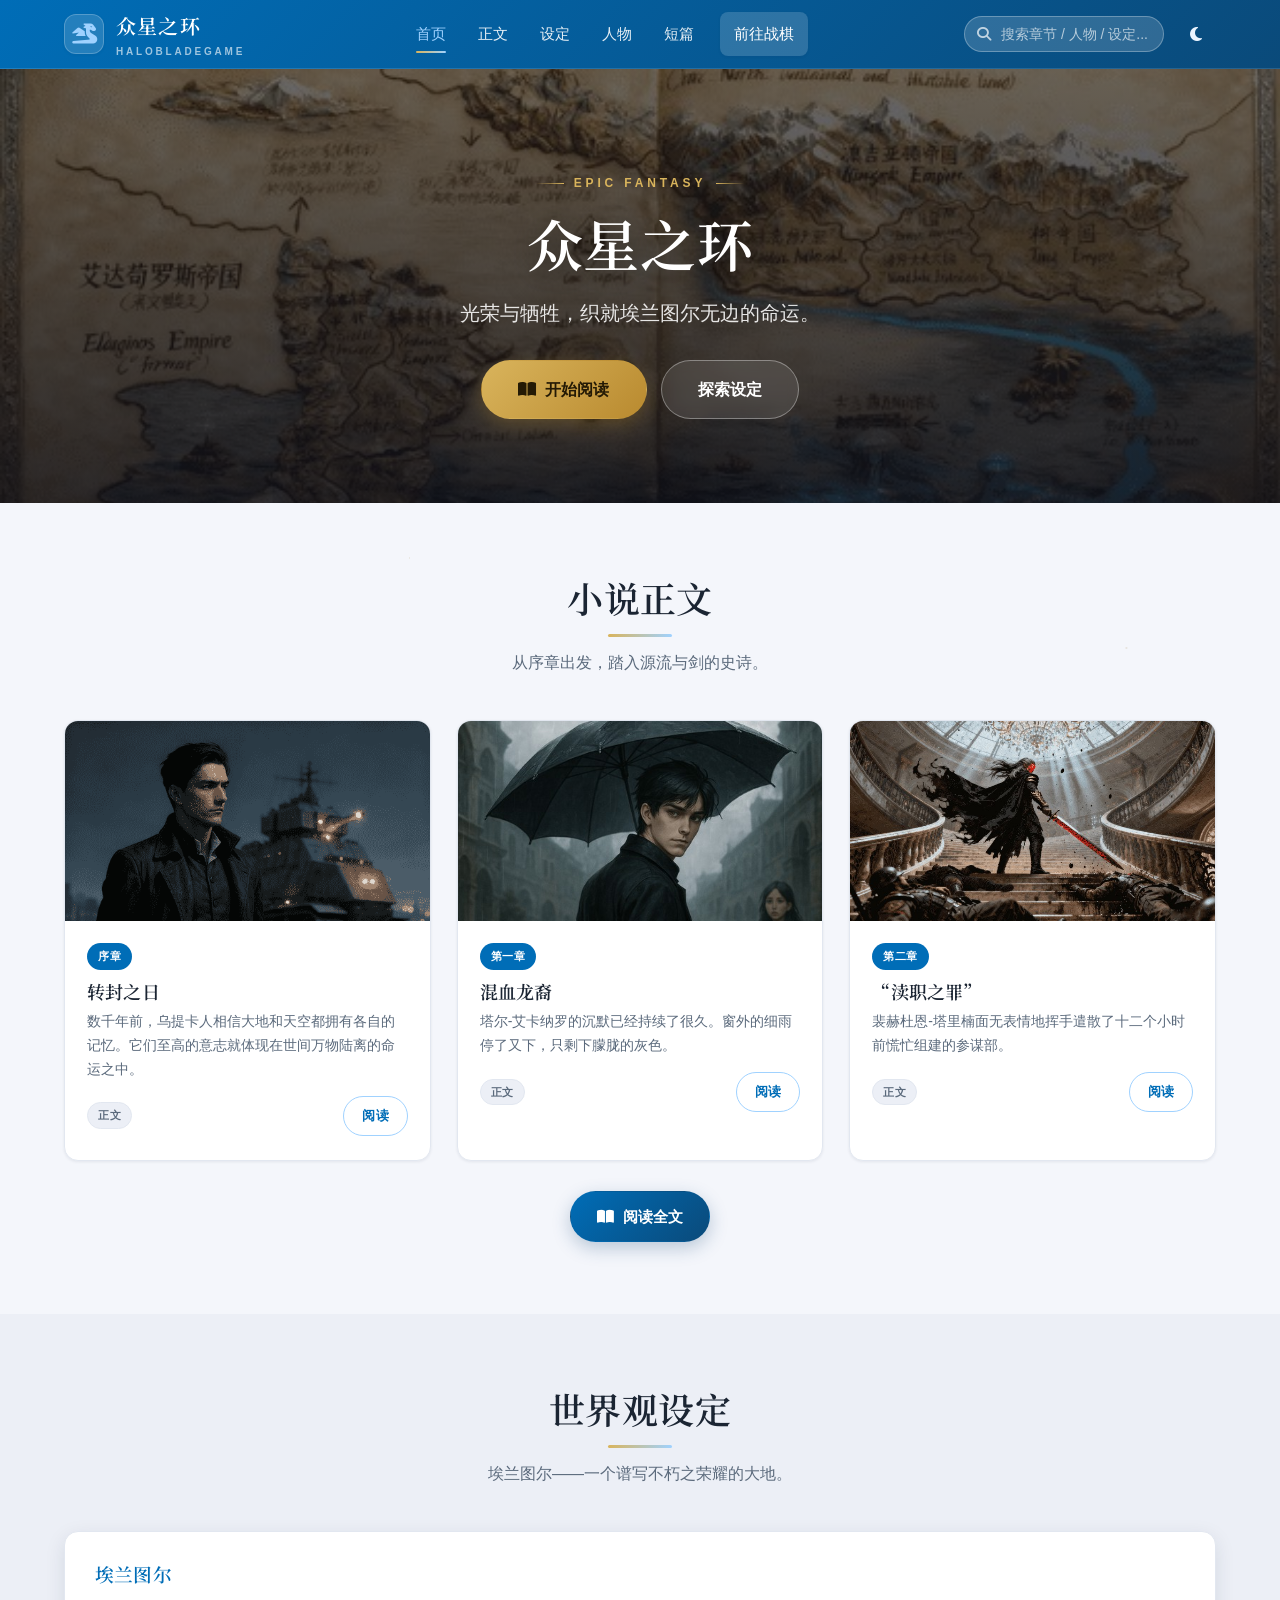
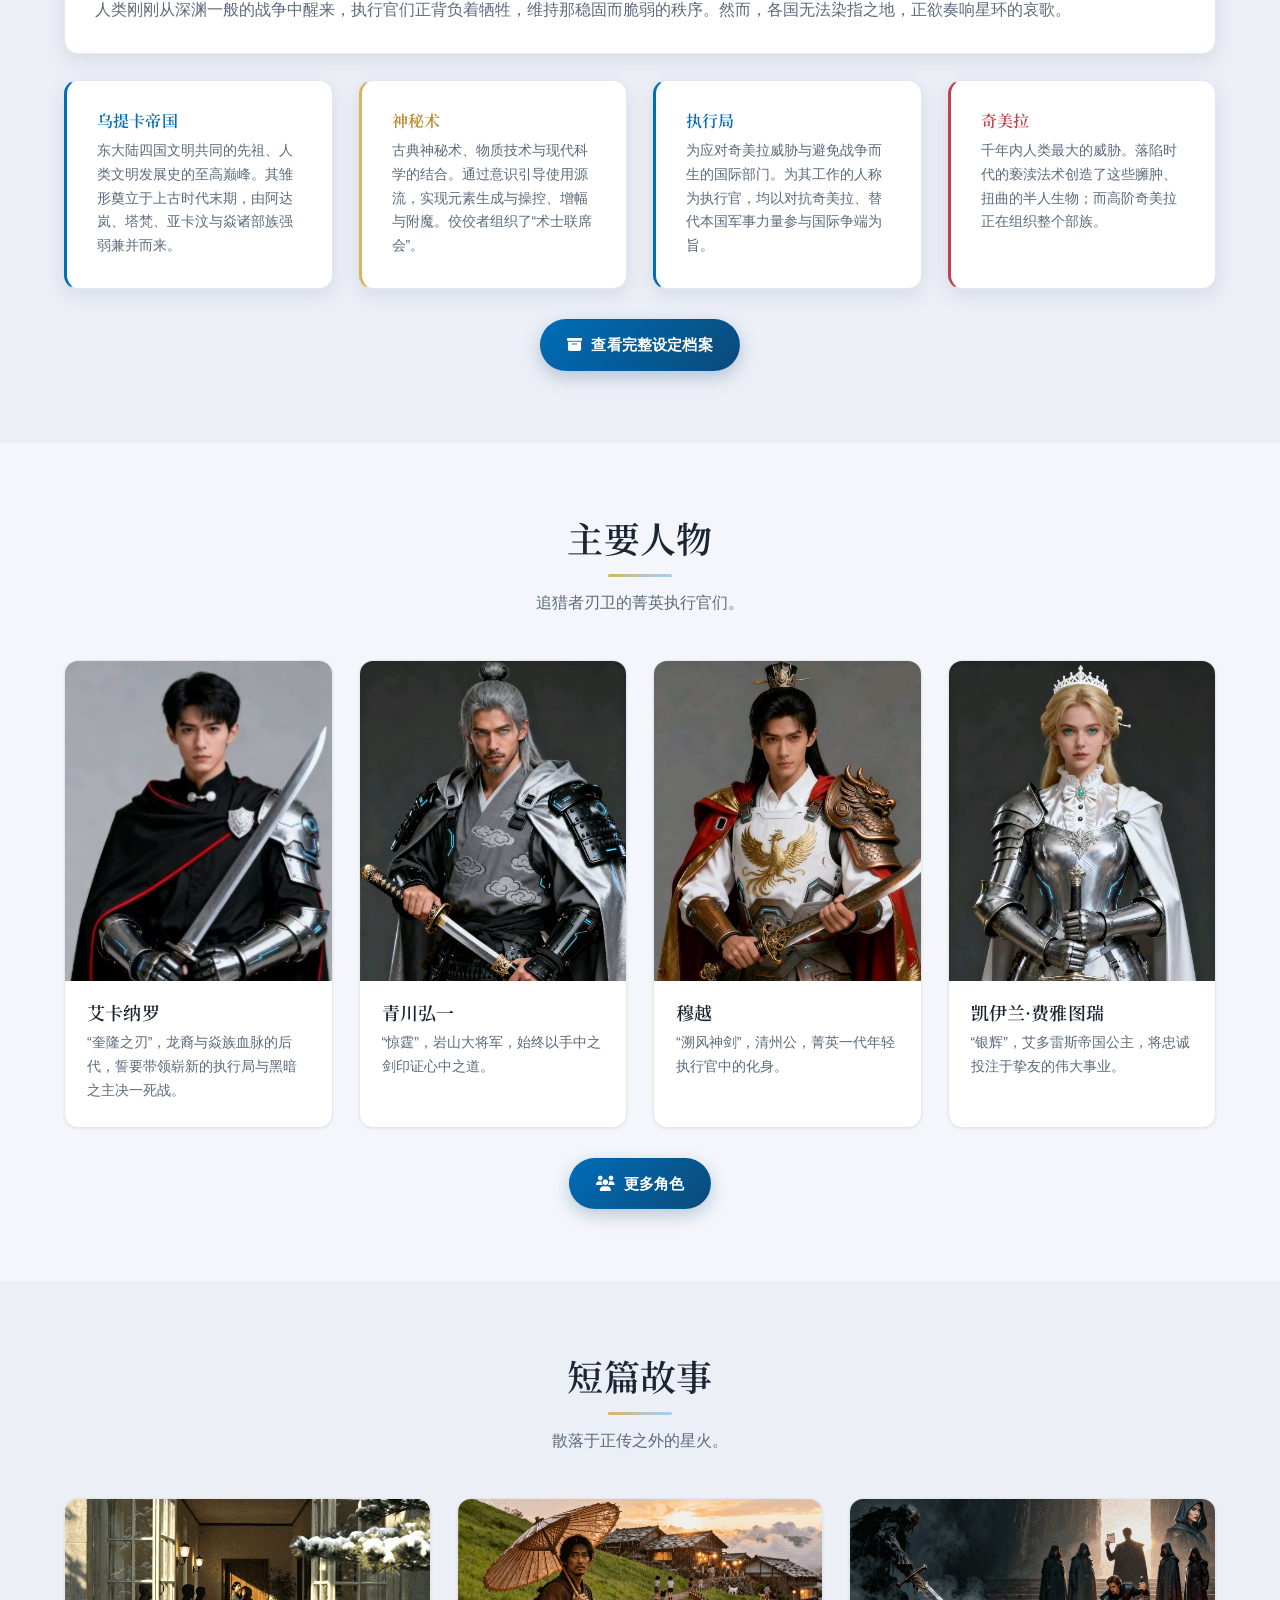
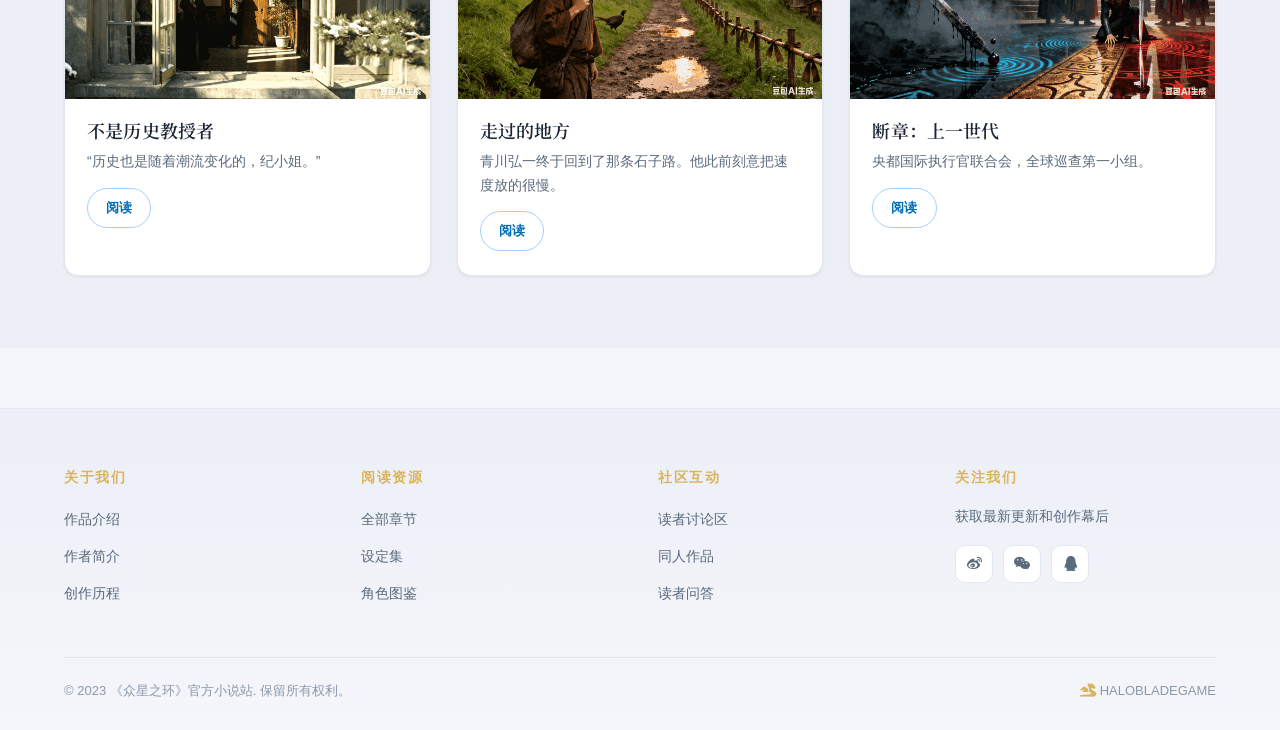
<file: HTMLPage1.html>
﻿<!DOCTYPE html>
<html lang="zh-CN">
<head>
    <link rel="icon" href="/favicon.ico" type="image/x-icon">
    <meta charset="UTF-8">
    <meta name="viewport" content="width=device-width, initial-scale=1.0">
    <title>《众星之环》官方小说站</title>
    <link rel="stylesheet" href="https://cdnjs.cloudflare.com/ajax/libs/font-awesome/6.4.0/css/all.min.css">
    <link rel="stylesheet" href="./css/haloblade.css">
</head>
<body class="novel">
    <header class="site-header">
        <div class="container header-inner">
            <a class="brand" href="index.html">
                <span class="brand-mark"><i class="fas fa-dragon"></i></span>
                <span class="brand-text">众星之环<span class="brand-sub">HALOBLADEGAME</span></span>
            </a>
            <nav class="nav-links" id="nav-links">
                <a href="HTMLPage1.html" data-nav="HTMLPage1.html">首页</a>
                <a href="chapter1.html" data-nav="chapter1.html">正文</a>
                <a href="premise.html" data-nav="premise.html">设定</a>
                <a href="character1.html" data-nav="character1.html">人物</a>
                <a href="chapter3.html" data-nav="chapter3.html">短篇</a>
                <a href="HTMLPage2.html" class="nav-cta">前往战棋</a>
            </nav>
            <div class="nav-actions">
                <div class="search-box">
                    <i class="fas fa-search"></i>
                    <input type="text" id="search-input" placeholder="搜索章节 / 人物 / 设定...">
                    <div class="search-results" id="search-results"></div>
                </div>
                <button class="nav-icon" data-theme-toggle title="切换昼夜"><i class="fas fa-moon"></i></button>
                <button class="nav-burger" id="nav-burger" aria-label="菜单"><i class="fas fa-bars"></i></button>
            </div>
        </div>
    </header>

    <!-- 英雄区 -->
    <section class="hero" style="background-image: url('./picture/map.jpg')">
        <div class="container">
            <span class="eyebrow">EPIC FANTASY</span>
            <h1>众星之环</h1>
            <p>光荣与牺牲，织就埃兰图尔无边的命运。</p>
            <div class="btn-row">
                <a href="#content" class="btn btn-gold btn-lg"><i class="fas fa-book-open"></i> 开始阅读</a>
                <a href="#setting" class="btn btn-ghost btn-lg">探索设定</a>
            </div>
        </div>
    </section>

    <!-- 正文 -->
    <section id="content" class="section">
        <div class="container">
            <h2 class="section-title is-deco">小说正文</h2>
            <p class="section-subtitle">从序章出发，踏入源流与剑的史诗。</p>
            <div class="card-grid">
                <div class="card">
                    <div class="card-media" style="background-image: url('./picture/zw10.png')"></div>
                    <div class="card-body">
                        <span class="badge-pill is-blue">序章</span>
                        <h3 style="margin-top:10px;">转封之日</h3>
                        <p>数千年前，乌提卡人相信大地和天空都拥有各自的记忆。它们至高的意志就体现在世间万物陆离的命运之中。</p>
                        <div class="card-foot">
                            <span class="badge-pill">正文</span>
                            <a href="./chapter1.html" class="btn btn-outline btn-sm">阅读</a>
                        </div>
                    </div>
                </div>
                <div class="card">
                    <div class="card-media" style="background-image: url('./picture/zw11.jpg')"></div>
                    <div class="card-body">
                        <span class="badge-pill is-blue">第一章</span>
                        <h3 style="margin-top:10px;">混血龙裔</h3>
                        <p>塔尔-艾卡纳罗的沉默已经持续了很久。窗外的细雨停了又下，只剩下朦胧的灰色。</p>
                        <div class="card-foot">
                            <span class="badge-pill">正文</span>
                            <a href="./chapter1.html?chapter=chapter1" class="btn btn-outline btn-sm">阅读</a>
                        </div>
                    </div>
                </div>
                <div class="card">
                    <div class="card-media" style="background-image: url('./picture/zw12.jpg')"></div>
                    <div class="card-body">
                        <span class="badge-pill is-blue">第二章</span>
                        <h3 style="margin-top:10px;">“渎职之罪”</h3>
                        <p>裴赫杜恩-塔里楠面无表情地挥手遣散了十二个小时前慌忙组建的参谋部。</p>
                        <div class="card-foot">
                            <span class="badge-pill">正文</span>
                            <a href="./chapter1.html?chapter=chapter2" class="btn btn-outline btn-sm">阅读</a>
                        </div>
                    </div>
                </div>
            </div>
            <div style="text-align:center; margin-top: 30px;">
                <a href="./chapter1.html" class="btn btn-primary"><i class="fas fa-book-open"></i> 阅读全文</a>
            </div>
        </div>
    </section>

    <!-- 设定 -->
    <section id="setting" class="section" style="background: var(--bg-soft);">
        <div class="container">
            <h2 class="section-title is-deco">世界观设定</h2>
            <p class="section-subtitle">埃兰图尔——一个谱写不朽之荣耀的大地。</p>
            <div class="panel" style="margin-bottom: 26px;">
                <h3 style="color: var(--primary-2); margin-bottom: 10px;">埃兰图尔</h3>
                <p style="color: var(--ink-soft);">人类刚刚从深渊一般的战争中醒来，执行官们正背负着牺牲，维持那稳固而脆弱的秩序。然而，各国无法染指之地，正欲奏响星环的哀歌。</p>
            </div>
            <div class="card-grid" style="grid-template-columns: repeat(auto-fill, minmax(240px, 1fr));">
                <div class="panel" style="border-left: 3px solid var(--primary-2);">
                    <h4 style="color: var(--primary-2); margin-bottom: 8px;">乌提卡帝国</h4>
                    <p style="font-size:14px; color:var(--ink-soft);">东大陆四国文明共同的先祖、人类文明发展史的至高巅峰。其雏形奠立于上古时代末期，由阿达岚、塔梵、亚卡汶与焱诸部族强弱兼并而来。</p>
                </div>
                <div class="panel" style="border-left: 3px solid var(--gold-2);">
                    <h4 style="color: var(--gold); margin-bottom: 8px;">神秘术</h4>
                    <p style="font-size:14px; color:var(--ink-soft);">古典神秘术、物质技术与现代科学的结合。通过意识引导使用源流，实现元素生成与操控、增幅与附魔。佼佼者组织了“术士联席会”。</p>
                </div>
                <div class="panel" style="border-left: 3px solid var(--primary-2);">
                    <h4 style="color: var(--primary-2); margin-bottom: 8px;">执行局</h4>
                    <p style="font-size:14px; color:var(--ink-soft);">为应对奇美拉威胁与避免战争而生的国际部门。为其工作的人称为执行官，均以对抗奇美拉、替代本国军事力量参与国际争端为旨。</p>
                </div>
                <div class="panel" style="border-left: 3px solid var(--crimson);">
                    <h4 style="color: var(--crimson); margin-bottom: 8px;">奇美拉</h4>
                    <p style="font-size:14px; color:var(--ink-soft);">千年内人类最大的威胁。落陷时代的亵渎法术创造了这些臃肿、扭曲的半人生物；而高阶奇美拉正在组织整个部族。</p>
                </div>
            </div>
            <div style="text-align:center; margin-top: 30px;">
                <a href="premise.html" class="btn btn-primary"><i class="fas fa-archive"></i> 查看完整设定档案</a>
            </div>
        </div>
    </section>

    <!-- 人物 -->
    <section id="characters" class="section">
        <div class="container">
            <h2 class="section-title is-deco">主要人物</h2>
            <p class="section-subtitle">追猎者刃卫的菁英执行官们。</p>
            <div class="card-grid" style="grid-template-columns: repeat(auto-fill, minmax(240px, 1fr));">
                <div class="card">
                    <div class="card-media" style="background-image: url('./picture/c1.jpg'); height: 320px;"></div>
                    <div class="card-body">
                        <h3>艾卡纳罗</h3>
                        <p>“奎隆之刃”，龙裔与焱族血脉的后代，誓要带领崭新的执行局与黑暗之主决一死战。</p>
                    </div>
                </div>
                <div class="card">
                    <div class="card-media" style="background-image: url('./picture/c2.jpg'); height: 320px;"></div>
                    <div class="card-body">
                        <h3>青川弘一</h3>
                        <p>“惊霆”，岩山大将军，始终以手中之剑印证心中之道。</p>
                    </div>
                </div>
                <div class="card">
                    <div class="card-media" style="background-image: url('./picture/c3.jpg'); height: 320px;"></div>
                    <div class="card-body">
                        <h3>穆越</h3>
                        <p>“溯风神剑”，清州公，菁英一代年轻执行官中的化身。</p>
                    </div>
                </div>
                <div class="card">
                    <div class="card-media" style="background-image: url('./picture/c4.jpg'); height: 320px;"></div>
                    <div class="card-body">
                        <h3>凯伊兰·费雅图瑞</h3>
                        <p>“银辉”，艾多雷斯帝国公主，将忠诚投注于挚友的伟大事业。</p>
                    </div>
                </div>
            </div>
            <div style="text-align:center; margin-top: 30px;">
                <a href="./character1.html" class="btn btn-primary"><i class="fas fa-users"></i> 更多角色</a>
            </div>
        </div>
    </section>

    <!-- 短篇 -->
    <section id="stories" class="section" style="background: var(--bg-soft);">
        <div class="container">
            <h2 class="section-title is-deco">短篇故事</h2>
            <p class="section-subtitle">散落于正传之外的星火。</p>
            <div class="card-grid">
                <div class="card">
                    <div class="card-media" style="background-image: url('./picture/s1.png')"></div>
                    <div class="card-body">
                        <h3>不是历史教授者</h3>
                        <p>“历史也是随着潮流变化的，纪小姐。”</p>
                        <div class="card-foot">
                            <a href="./chapter3.html" class="btn btn-outline btn-sm">阅读</a>
                        </div>
                    </div>
                </div>
                <div class="card">
                    <div class="card-media" style="background-image: url('./picture/s2.png')"></div>
                    <div class="card-body">
                        <h3>走过的地方</h3>
                        <p>青川弘一终于回到了那条石子路。他此前刻意把速度放的很慢。</p>
                        <div class="card-foot">
                            <a href="./chapter3.html?chapter=s2" class="btn btn-outline btn-sm">阅读</a>
                        </div>
                    </div>
                </div>
                <div class="card">
                    <div class="card-media" style="background-image: url('./picture/s3.png')"></div>
                    <div class="card-body">
                        <h3>断章：上一世代</h3>
                        <p>央都国际执行官联合会，全球巡查第一小组。</p>
                        <div class="card-foot">
                            <a href="./chapter3.html?chapter=s3" class="btn btn-outline btn-sm">阅读</a>
                        </div>
                    </div>
                </div>
            </div>
        </div>
    </section>

    <!-- 页脚 -->
    <footer class="site-footer">
        <div class="container">
            <div class="footer-grid">
                <div class="footer-col">
                    <h4>关于我们</h4>
                    <ul><li><a href="#">作品介绍</a></li><li><a href="#">作者简介</a></li><li><a href="#">创作历程</a></li></ul>
                </div>
                <div class="footer-col">
                    <h4>阅读资源</h4>
                    <ul><li><a href="chapter1.html">全部章节</a></li><li><a href="premise.html">设定集</a></li><li><a href="character1.html">角色图鉴</a></li></ul>
                </div>
                <div class="footer-col">
                    <h4>社区互动</h4>
                    <ul><li><a href="#">读者讨论区</a></li><li><a href="#">同人作品</a></li><li><a href="#">读者问答</a></li></ul>
                </div>
                <div class="footer-col">
                    <h4>关注我们</h4>
                    <p>获取最新更新和创作幕后</p>
                    <div class="social-icons">
                        <a href="#"><i class="fab fa-weibo"></i></a>
                        <a href="#"><i class="fab fa-weixin"></i></a>
                        <a href="#"><i class="fab fa-qq"></i></a>
                    </div>
                </div>
            </div>
            <div class="footer-bottom">
                <span>© 2023 《众星之环》官方小说站. 保留所有权利。</span>
                <span><i class="fas fa-dragon" style="color: var(--gold-2);"></i> HALOBLADEGAME</span>
            </div>
        </div>
    </footer>

    <script src="./js/data.js"></script>
    <script src="./js/haloblade.js"></script>
    <script>
        (function () {
            var searchInput = document.getElementById('search-input');
            var searchResults = document.getElementById('search-results');

            function performSearch() {
                var query = searchInput.value.trim().toLowerCase();
                if (!query) { searchResults.style.display = 'none'; return; }

                var results = HB_DATA.novelSearch.filter(function (item) {
                    return item.title.toLowerCase().indexOf(query) > -1 || item.content.toLowerCase().indexOf(query) > -1;
                });

                if (!results.length) {
                    searchResults.innerHTML = '<div class="search-result-item">未找到相关结果</div>';
                } else {
                    searchResults.innerHTML = results.map(function (item) {
                        return '<div class="search-result-item" data-url="' + HB.util.escapeHtml(item.url) + '">' +
                            '<div style="flex:1; min-width:0;">' +
                            '<div class="search-result-title">' + HB.util.escapeHtml(item.title) +
                            ' <span class="search-result-tag">[' + item.type + ']</span></div>' +
                            '<div class="search-result-preview">' + HB.util.escapeHtml(item.content) + '</div>' +
                            '</div></div>';
                    }).join('');
                }
                searchResults.style.display = 'block';

                HB.util.$$('.search-result-item', searchResults).forEach(function (el) {
                    el.addEventListener('click', function () {
                        var url = el.getAttribute('data-url');
                        if (url.charAt(0) === '#') {
                            var target = document.querySelector(url);
                            if (target) target.scrollIntoView({ behavior: 'smooth', block: 'start' });
                        } else {
                            window.location.href = url;
                        }
                        searchResults.style.display = 'none';
                        searchInput.value = '';
                    });
                });
            }

            searchInput.addEventListener('input', performSearch);
            searchInput.addEventListener('keydown', function (e) { if (e.key === 'Enter') performSearch(); });
            document.addEventListener('click', function (e) {
                if (!e.target.closest('.search-box')) searchResults.style.display = 'none';
            });

            /* 平滑滚动（含 sticky 头部偏移） */
            HB.util.$$('a[href^="#"]').forEach(function (a) {
                a.addEventListener('click', function (e) {
                    var id = this.getAttribute('href');
                    if (id === '#') return;
                    var target = document.querySelector(id);
                    if (target) { e.preventDefault(); target.scrollIntoView({ behavior: 'smooth', block: 'start' }); }
                });
            });
        })();
    </script>
</body>
</html>
</file>
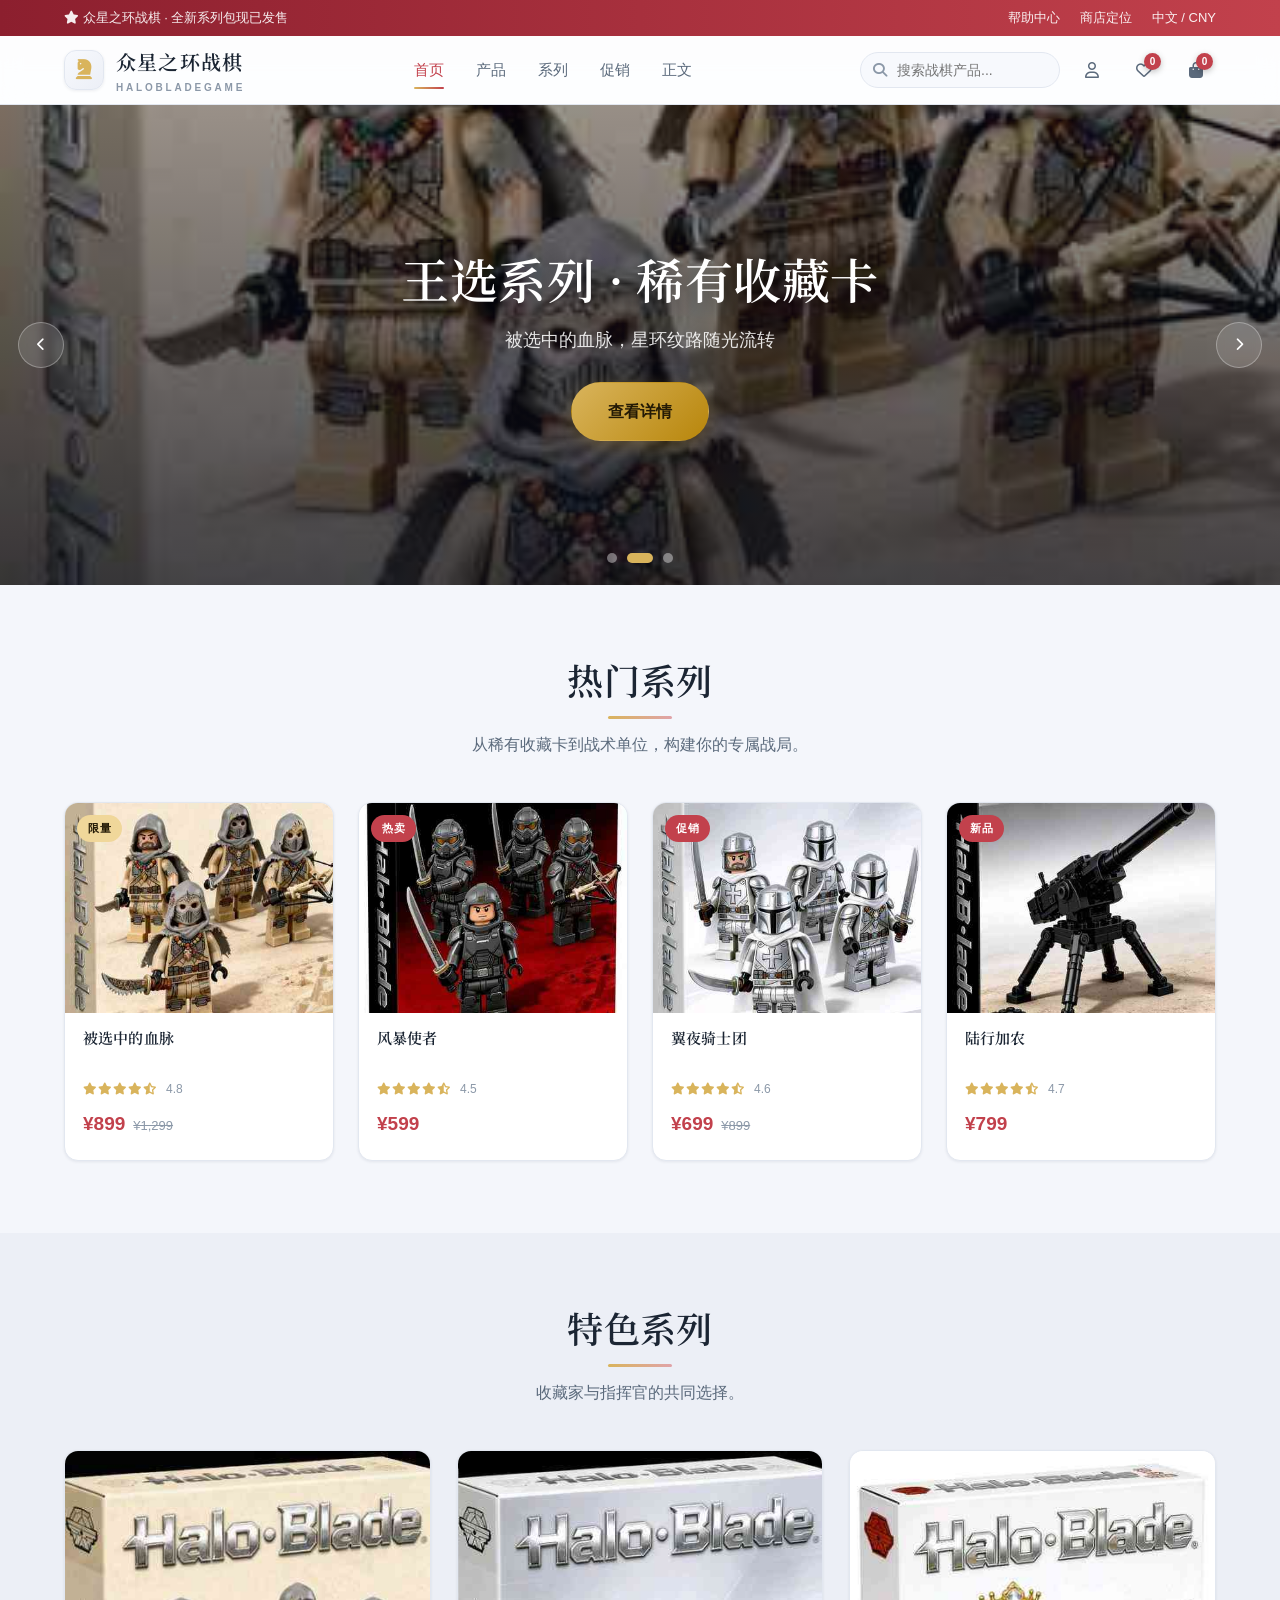
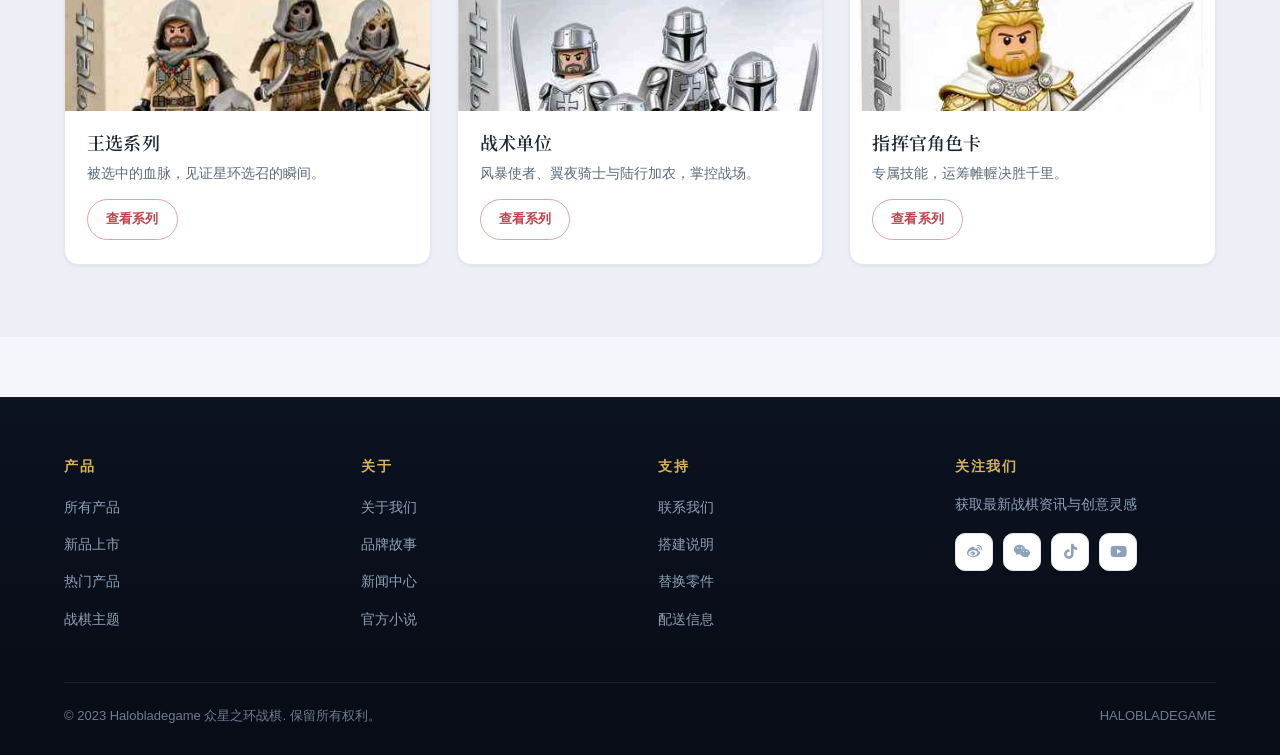
<file: HTMLPage2.html>
﻿<!DOCTYPE html>
<html lang="zh-CN">
<head>
    <link rel="icon" href="/favicon.ico" type="image/x-icon">
    <meta charset="UTF-8">
    <meta name="viewport" content="width=device-width, initial-scale=1.0">
    <title>众星之环战棋 · Halobladegame</title>
    <link rel="stylesheet" href="https://cdnjs.cloudflare.com/ajax/libs/font-awesome/6.4.0/css/all.min.css">
    <link rel="stylesheet" href="./css/haloblade.css">
</head>
<body class="shop">
    <!-- 顶栏 -->
    <div class="top-strip">
        <div class="container">
            <span><i class="fas fa-star"></i> 众星之环战棋 · 全新系列包现已发售</span>
            <span>
                <a href="#">帮助中心</a>
                <a href="#">商店定位</a>
                <a href="#">中文 / CNY</a>
            </span>
        </div>
    </div>

    <!-- 主导航 -->
    <header class="site-header">
        <div class="container header-inner">
            <a class="brand" href="index.html">
                <span class="brand-mark"><i class="fas fa-chess-knight"></i></span>
                <span class="brand-text">众星之环战棋<span class="brand-sub">HALOBLADEGAME</span></span>
            </a>
            <nav class="nav-links" id="nav-links">
                <a href="HTMLPage2.html" data-nav="HTMLPage2.html">首页</a>
                <a href="shoplist1.html" data-nav="shoplist1.html">产品</a>
                <a href="shoplist1.html" data-nav="shoplist1.html">系列</a>
                <a href="shoplist1.html" data-nav="shoplist1.html">促销</a>
                <a href="HTMLPage1.html">正文</a>
            </nav>
            <div class="nav-actions">
                <div class="search-box">
                    <i class="fas fa-search"></i>
                    <input type="text" id="search-input" placeholder="搜索战棋产品...">
                    <div class="search-results" id="search-results"></div>
                </div>
                <a href="#" class="nav-icon" title="账户"><i class="far fa-user"></i></a>
                <button class="nav-icon" id="favorites-btn" title="我的收藏"><i class="far fa-heart"></i><span class="badge" data-fav-count>0</span></button>
                <a href="shopping trolley.html" class="nav-icon" title="购物车"><i class="fas fa-shopping-bag"></i><span class="badge" data-cart-count>0</span></a>
                <button class="nav-burger" id="nav-burger" aria-label="菜单"><i class="fas fa-bars"></i></button>
            </div>
        </div>
    </header>

    <!-- 轮播 -->
    <section class="hero-carousel">
        <div class="carousel-slides" id="carousel-slides">
            <div class="carousel-slide" style="background-image: url('./picture/main4.png')">
                <div class="carousel-content">
                    <h1>探索众星之环战棋世界</h1>
                    <p>以源流与剑为名，打造属于你的战棋阵容</p>
                    <a href="./shoplist1.html" class="btn btn-gold btn-lg">立即探索</a>
                </div>
            </div>
            <div class="carousel-slide" style="background-image: url('./picture/chosen-blood.jpg')">
                <div class="carousel-content">
                    <h1>王选系列 · 稀有收藏卡</h1>
                    <p>被选中的血脉，星环纹路随光流转</p>
                    <a href="./shop1.html?id=the-chosen-blood" class="btn btn-gold btn-lg">查看详情</a>
                </div>
            </div>
            <div class="carousel-slide" style="background-image: url('./picture/land-cannon.jpg')">
                <div class="carousel-content">
                    <h1>陆行加农 · 重装登场</h1>
                    <p>火力覆盖，攻坚防守的中流砥柱</p>
                    <a href="./shop1.html?id=land-cannon" class="btn btn-gold btn-lg">查看详情</a>
                </div>
            </div>
        </div>
        <button class="carousel-nav carousel-prev"><i class="fas fa-chevron-left"></i></button>
        <button class="carousel-nav carousel-next"><i class="fas fa-chevron-right"></i></button>
        <div class="carousel-dots" id="carousel-dots">
            <div class="carousel-dot active"></div>
            <div class="carousel-dot"></div>
            <div class="carousel-dot"></div>
        </div>
    </section>

    <!-- 热门分类 -->
    <section class="section">
        <div class="container">
            <h2 class="section-title is-deco">热门系列</h2>
            <p class="section-subtitle">从稀有收藏卡到战术单位，构建你的专属战局。</p>
            <div class="product-grid" id="featured-grid">
                <!-- 由 JS 渲染 -->
            </div>
        </div>
    </section>

    <!-- 特色系列 -->
    <section class="section" style="background: var(--bg-soft);">
        <div class="container">
            <h2 class="section-title is-deco">特色系列</h2>
            <p class="section-subtitle">收藏家与指挥官的共同选择。</p>
            <div class="card-grid" id="series-grid">
                <div class="card">
                    <div class="card-media" style="background-image: url('./picture/chosen-blood.jpg'); height: 260px;"></div>
                    <div class="card-body">
                        <h3>王选系列</h3>
                        <p>被选中的血脉，见证星环选召的瞬间。</p>
                        <div class="card-foot"><a href="./shoplist1.html" class="btn btn-outline btn-sm">查看系列</a></div>
                    </div>
                </div>
                <div class="card">
                    <div class="card-media" style="background-image: url('./picture/wings-nights.jpg'); height: 260px;"></div>
                    <div class="card-body">
                        <h3>战术单位</h3>
                        <p>风暴使者、翼夜骑士与陆行加农，掌控战场。</p>
                        <div class="card-foot"><a href="./shoplist1.html" class="btn btn-outline btn-sm">查看系列</a></div>
                    </div>
                </div>
                <div class="card">
                    <div class="card-media" style="background-image: url('./picture/christopher-romion.jpg'); height: 260px;"></div>
                    <div class="card-body">
                        <h3>指挥官角色卡</h3>
                        <p>专属技能，运筹帷幄决胜千里。</p>
                        <div class="card-foot"><a href="./shoplist1.html" class="btn btn-outline btn-sm">查看系列</a></div>
                    </div>
                </div>
            </div>
        </div>
    </section>

    <!-- 页脚 -->
    <footer class="site-footer dark">
        <div class="container">
            <div class="footer-grid">
                <div class="footer-col">
                    <h4>产品</h4>
                    <ul><li><a href="shoplist1.html">所有产品</a></li><li><a href="shoplist1.html">新品上市</a></li><li><a href="shoplist1.html">热门产品</a></li><li><a href="shoplist1.html">战棋主题</a></li></ul>
                </div>
                <div class="footer-col">
                    <h4>关于</h4>
                    <ul><li><a href="#">关于我们</a></li><li><a href="#">品牌故事</a></li><li><a href="#">新闻中心</a></li><li><a href="HTMLPage1.html">官方小说</a></li></ul>
                </div>
                <div class="footer-col">
                    <h4>支持</h4>
                    <ul><li><a href="#">联系我们</a></li><li><a href="#">搭建说明</a></li><li><a href="#">替换零件</a></li><li><a href="#">配送信息</a></li></ul>
                </div>
                <div class="footer-col">
                    <h4>关注我们</h4>
                    <p>获取最新战棋资讯与创意灵感</p>
                    <div class="social-icons">
                        <a href="#"><i class="fab fa-weibo"></i></a>
                        <a href="#"><i class="fab fa-weixin"></i></a>
                        <a href="#"><i class="fab fa-tiktok"></i></a>
                        <a href="#"><i class="fab fa-youtube"></i></a>
                    </div>
                </div>
            </div>
            <div class="footer-bottom">
                <span>© 2023 Halobladegame 众星之环战棋. 保留所有权利。</span>
                <span>HALOBLADEGAME</span>
            </div>
        </div>
    </footer>

    <!-- 收藏弹窗 -->
    <div class="modal" id="favorites-modal">
        <div class="modal-content">
            <button class="modal-close" data-modal-close>&times;</button>
            <h3 class="modal-title">我的收藏</h3>
            <div id="favorites-list"></div>
        </div>
    </div>

    <script src="./js/data.js"></script>
    <script src="./js/haloblade.js"></script>
    <script>
        (function () {
            /* ---- 渲染热门产品（前4个） ---- */
            var featured = HB_DATA.products.slice(0, 4);
            var grid = document.getElementById('featured-grid');
            grid.innerHTML = featured.map(function (p) {
                var faved = HB.store.isFavorite(p.id);
                return '<div class="product-card" data-url="' + p.url + '">' +
                    '<div class="product-card-media"><img src="' + p.image + '" alt="' + HB.util.escapeHtml(p.name) + '">' +
                    (p.badge ? '<span class="badge-pill ' + (p.badge === '限量' ? 'is-gold' : 'is-red') + ' product-card-badge">' + p.badge + '</span>' : '') +
                    '<div class="product-card-actions">' +
                    '<button class="action-btn fav-btn ' + (faved ? 'favorited' : '') + '" data-id="' + p.id + '" title="收藏"><i class="' + (faved ? 'fas' : 'far') + ' fa-heart"></i></button>' +
                    '<button class="action-btn add-btn" data-id="' + p.id + '" title="加入购物车"><i class="fas fa-cart-plus"></i></button>' +
                    '</div></div>' +
                    '<div class="product-card-body">' +
                    '<h3 class="product-card-title">' + HB.util.escapeHtml(p.name) + '</h3>' +
                    '<div class="product-card-meta"><span class="stars">' + HB.util.stars(p.rating) + '</span><span>' + p.rating + '</span></div>' +
                    '<div class="product-card-price">' + HB.util.money(p.price) +
                    (p.originalPrice ? '<span class="original">' + HB.util.money(p.originalPrice) + '</span>' : '') +
                    '</div></div></div>';
            }).join('');

            grid.addEventListener('click', function (e) {
                var card = e.target.closest('.product-card');
                if (!card) return;
                if (e.target.closest('.fav-btn')) {
                    var id = e.target.closest('.fav-btn').getAttribute('data-id');
                    HB.store.toggleFavorite(id);
                    renderFeatured();
                    return;
                }
                if (e.target.closest('.add-btn')) {
                    var pid = e.target.closest('.add-btn').getAttribute('data-id');
                    var prod = HB_DATA.productMap[pid];
                    HB.store.addToCart(pid, 1);
                    HB.toast.success('已添加「' + prod.name + '」到购物车');
                    return;
                }
                window.location.href = card.getAttribute('data-url');
            });

            function renderFeatured() {
                HB.store.syncFavBadges();
                /* 简单重绘收藏按钮状态 */
                HB.util.$$('.fav-btn', grid).forEach(function (btn) {
                    var id = btn.getAttribute('data-id');
                    var faved = HB.store.isFavorite(id);
                    btn.classList.toggle('favorited', faved);
                    btn.innerHTML = '<i class="' + (faved ? 'fas' : 'far') + ' fa-heart"></i>';
                });
            }

            /* ---- 搜索 ---- */
            var searchInput = document.getElementById('search-input');
            var searchResults = document.getElementById('search-results');
            searchInput.addEventListener('input', function () {
                var q = this.value.trim().toLowerCase();
                if (!q) { searchResults.style.display = 'none'; return; }
                var results = HB_DATA.products.filter(function (p) {
                    return p.name.toLowerCase().indexOf(q) > -1 || p.subtitle.toLowerCase().indexOf(q) > -1;
                });
                if (!results.length) { searchResults.style.display = 'none'; return; }
                searchResults.innerHTML = results.map(function (p) {
                    return '<div class="search-result-item" data-url="' + p.url + '">' +
                        '<img src="' + p.image + '" alt="">' +
                        '<div style="flex:1; min-width:0;"><div class="search-result-title">' + HB.util.escapeHtml(p.name) + '</div>' +
                        '<div style="font-size:12px; color:var(--crimson); font-weight:700;">' + HB.util.money(p.price) + '</div></div></div>';
                }).join('');
                searchResults.style.display = 'block';
                HB.util.$$('.search-result-item', searchResults).forEach(function (el) {
                    el.addEventListener('click', function () { window.location.href = el.getAttribute('data-url'); });
                });
            });
            document.addEventListener('click', function (e) { if (!e.target.closest('.search-box')) searchResults.style.display = 'none'; });

            /* ---- 轮播 ---- */
            var slides = document.getElementById('carousel-slides');
            var dots = HB.util.$$('.carousel-dot');
            var current = 0;
            var timer = setInterval(next, 5000);
            function go(i) {
                current = (i + dots.length) % dots.length;
                slides.style.transform = 'translateX(-' + current * 100 + '%)';
                dots.forEach(function (d, k) { d.classList.toggle('active', k === current); });
            }
            function next() { go(current + 1); }
            dots.forEach(function (d, i) { d.addEventListener('click', function () { clearInterval(timer); go(i); timer = setInterval(next, 5000); }); });
            HB.util.$('.carousel-prev').addEventListener('click', function () { clearInterval(timer); go(current - 1); timer = setInterval(next, 5000); });
            HB.util.$('.carousel-next').addEventListener('click', function () { clearInterval(timer); go(current + 1); timer = setInterval(next, 5000); });

            /* ---- 收藏弹窗 ---- */
            function renderFavorites() {
                var list = document.getElementById('favorites-list');
                var ids = HB.store.getFavorites();
                if (!ids.length) {
                    list.innerHTML = '<div class="empty-state"><i class="far fa-heart"></i><p>您还没有收藏任何商品</p></div>';
                    return;
                }
                list.innerHTML = ids.map(function (id) {
                    var p = HB_DATA.productMap[id];
                    if (!p) return '';
                    return '<div class="fav-item"><img src="' + p.image + '" alt="">' +
                        '<div class="fav-item-info"><div class="fav-item-title">' + HB.util.escapeHtml(p.name) + '</div>' +
                        '<div class="fav-item-price">' + HB.util.money(p.price) + '</div>' +
                        '<a href="' + p.url + '" class="btn btn-outline btn-sm" style="margin-top:6px;">查看详情</a></div>' +
                        '<button class="remove-item" data-id="' + id + '" title="移除"><i class="fas fa-times"></i></button></div>';
                }).join('');
                HB.util.$$('.remove-item', list).forEach(function (btn) {
                    btn.addEventListener('click', function () { HB.store.removeFavorite(btn.getAttribute('data-id')); renderFavorites(); renderFeatured(); });
                });
            }
            document.getElementById('favorites-btn').addEventListener('click', function () { renderFavorites(); HB.openModal('favorites-modal'); });
        })();
    </script>
</body>
</html>
</file>
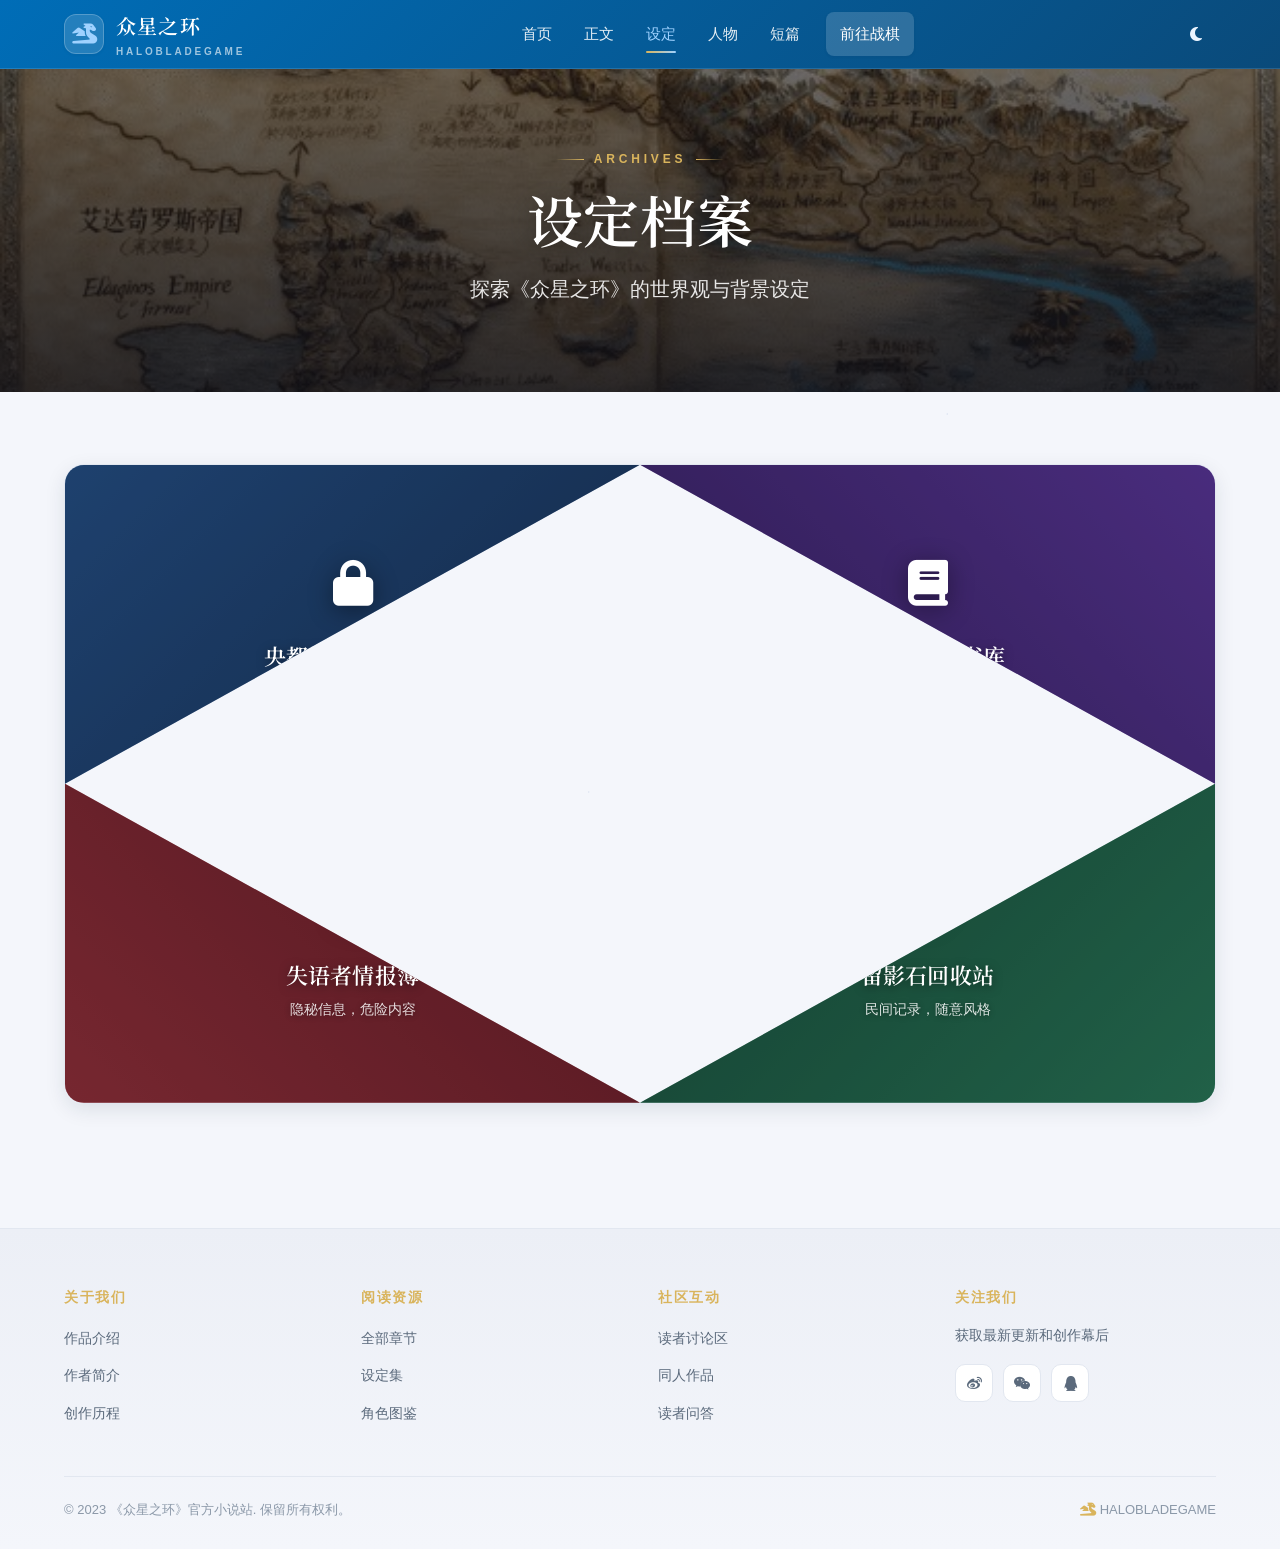
<file: premise.html>
<!DOCTYPE html>
<html lang="zh-CN">
<head>
    <link rel="icon" href="/favicon.ico" type="image/x-icon">
    <meta charset="UTF-8">
    <meta name="viewport" content="width=device-width, initial-scale=1.0">
    <title>设定档案 - 《众星之环》</title>
    <link rel="stylesheet" href="https://cdnjs.cloudflare.com/ajax/libs/font-awesome/6.4.0/css/all.min.css">
    <link rel="stylesheet" href="./css/haloblade.css">
</head>
<body class="novel">
    <header class="site-header">
        <div class="container header-inner">
            <a class="brand" href="index.html">
                <span class="brand-mark"><i class="fas fa-dragon"></i></span>
                <span class="brand-text">众星之环<span class="brand-sub">HALOBLADEGAME</span></span>
            </a>
            <nav class="nav-links" id="nav-links">
                <a href="HTMLPage1.html" data-nav="HTMLPage1.html">首页</a>
                <a href="chapter1.html" data-nav="chapter1.html">正文</a>
                <a href="premise.html" data-nav="premise.html">设定</a>
                <a href="character1.html" data-nav="character1.html">人物</a>
                <a href="chapter3.html" data-nav="chapter3.html">短篇</a>
                <a href="HTMLPage2.html" class="nav-cta">前往战棋</a>
            </nav>
            <div class="nav-actions">
                <button class="nav-icon" data-theme-toggle title="切换昼夜"><i class="fas fa-moon"></i></button>
                <button class="nav-burger" id="nav-burger" aria-label="菜单"><i class="fas fa-bars"></i></button>
            </div>
        </div>
    </header>

    <!-- 标题区 -->
    <section class="hero" style="background-image: url('./picture/map.jpg'); padding: 72px 0 56px;">
        <div class="container">
            <span class="eyebrow">ARCHIVES</span>
            <h1>设定档案</h1>
            <p>探索《众星之环》的世界观与背景设定</p>
        </div>
    </section>

    <!-- 斜线划分的四个档案区 -->
    <section class="section">
        <div class="container">
            <div class="diagonal-grid" id="diagonal-grid">
                <div class="diagonal-option tl" data-archive="executive">
                    <div class="option-icon"><i class="fas fa-lock"></i></div>
                    <h3>央都执行官档案局</h3>
                    <p>官方档案，需要权限解锁</p>
                </div>
                <div class="diagonal-option tr" data-archive="library">
                    <div class="option-icon"><i class="fas fa-book"></i></div>
                    <h3>大图书馆禁书库</h3>
                    <p>禁忌知识，魔法封印</p>
                </div>
                <div class="diagonal-option bl" data-archive="intelligence">
                    <div class="option-icon"><i class="fas fa-scroll"></i></div>
                    <h3>失语者情报簿</h3>
                    <p>隐秘信息，危险内容</p>
                </div>
                <div class="diagonal-option br" data-archive="stone">
                    <div class="option-icon"><i class="fas fa-gem"></i></div>
                    <h3>留影石回收站</h3>
                    <p>民间记录，随意风格</p>
                </div>

                <!-- 档案内容 -->
                <div class="archive-panel" id="archive-executive">
                    <div class="panel">
                        <h2><i class="fas fa-lock" style="margin-right:8px;"></i>央都执行官档案局</h2>
                        <p>央都执行官是桐帝国行政体系中的核心力量，负责维护帝国法律与秩序。执行官分为九个等级，从见习执行官到最高执行官，每一级都有明确的职责和权限。</p>
                        <p>执行官档案局保存着所有执行官的详细记录，包括个人背景、任务记录、能力评估以及晋升历史。这些档案采用最高级别的加密技术保护，只有获得相应权限的人员才能访问。</p>
                        <p>档案局内部采用分层权限系统：</p>
                        <ul>
                            <li>一级权限：可查看公开档案</li>
                            <li>三级权限：可查看机密档案</li>
                            <li>五级权限：可查看绝密档案</li>
                            <li>七级权限：可修改档案内容</li>
                            <li>九级权限：最高管理权限</li>
                        </ul>
                        <p>目前档案局保存着超过12万份执行官档案，涵盖帝国成立至今的所有记录。档案局总部位于央都核心区域，由三重防护系统保护，包括物理屏障、能量护盾和魔法结界。</p>
                    </div>
                </div>

                <div class="archive-panel" id="archive-library">
                    <div class="panel">
                        <h2><i class="fas fa-book" style="margin-right:8px;"></i>大图书馆禁书库</h2>
                        <p>大图书馆禁书库收藏着被帝国官方禁止传播的知识和文献，这些内容被认为可能威胁社会稳定或包含危险的魔法知识。禁书库位于大图书馆地下深处，由古老的魔法封印保护。</p>
                        <p>禁书库的文献分类：</p>
                        <ul>
                            <li>远古魔法：包含失传的咒语和仪式</li>
                            <li>异界知识：关于其他维度和存在的信息</li>
                            <li>禁忌历史：被官方历史掩盖的真相</li>
                            <li>危险技术：可能带来灾难的发明创造</li>
                            <li>预言文献：关于未来的预言和预示</li>
                        </ul>
                        <p>进入禁书库需要经过三道考验：知识测试、意志力评估和魔法适应性检测。只有通过所有考验的学者才能获得临时访问权限，且每次访问都有时间限制和内容限制。</p>
                        <p>禁书库中最古老的文献可追溯到乌提卡帝国时期，记载着关于“星环”的原始知识和古代神祇的传说。这些文献使用古老的乌提卡语书写，目前只有少数专家能够解读。</p>
                    </div>
                </div>

                <div class="archive-panel" id="archive-intelligence">
                    <div class="panel">
                        <h2><i class="fas fa-scroll" style="margin-right:8px;"></i>失语者情报簿</h2>
                        <p>失语者是一个秘密组织，专门收集和交易敏感信息。他们的情报网络遍布帝国各个角落，从宫廷阴谋到市井流言，无所不包。失语者情报簿记录了这些收集到的信息，采用特殊的加密方式编写。</p>
                        <p>情报簿的内容分类：</p>
                        <ul>
                            <li>政治阴谋：贵族间的权力斗争和联盟</li>
                            <li>军事机密：军队部署和战略计划</li>
                            <li>经济情报：贸易路线和商业机密</li>
                            <li>个人隐私：重要人物的秘密和弱点</li>
                            <li>超自然事件：无法解释的现象和活动</li>
                        </ul>
                        <p>失语者组织的成员身份极其隐秘，他们通过特定的符号和暗号进行交流。情报交易通常在暗处进行，使用无法追踪的货币支付。组织内部等级森严，下级成员对上级的身份一无所知。</p>
                        <p>据说失语者组织的创始人是前帝国情报部门的高级官员，因不满官方的信息控制而自立门户。如今，这个组织已成为帝国地下信息交易的最大平台，连官方有时也不得不借助他们的情报网络。</p>
                    </div>
                </div>

                <div class="archive-panel" id="archive-stone">
                    <div class="panel">
                        <h2><i class="fas fa-gem" style="margin-right:8px;"></i>留影石回收站</h2>
                        <p>留影石是一种能够记录和回放影像的魔法晶石，在帝国各地广泛使用。留影石回收站专门收集民众使用过的留影石，从中整理出有价值的民间记录和历史片段。</p>
                        <p>回收站的收藏分类：</p>
                        <ul>
                            <li>日常生活：普通民众的日常记录</li>
                            <li>民间传说：各地流传的故事和传说</li>
                            <li>历史事件：重大事件的民间视角</li>
                            <li>地方风俗：不同地区的传统和习俗</li>
                            <li>自然现象：罕见的自然景观和事件</li>
                        </ul>
                        <p>回收站的工作人员会对收集到的留影石进行筛选、修复和分类。由于留影石的记录往往带有强烈的主观色彩，这些资料提供了官方记录之外的历史视角。</p>
                        <p>最珍贵的收藏包括：乌提卡帝国末期的民间记录、大迁徙时期的生存实录、以及各地关于“星环”的民间传说。这些资料虽然不够系统，但却真实反映了普通人在历史巨变中的经历和感受。</p>
                    </div>
                </div>
            </div>
        </div>
    </section>

    <!-- 返回按钮 -->
    <div class="container" style="text-align:center; margin-top:-8px;">
        <button class="btn btn-primary" id="back-btn" style="display:none;"><i class="fas fa-arrow-left"></i> 返回档案总览</button>
    </div>

    <!-- 页脚 -->
    <footer class="site-footer">
        <div class="container">
            <div class="footer-grid">
                <div class="footer-col"><h4>关于我们</h4><ul><li><a href="#">作品介绍</a></li><li><a href="#">作者简介</a></li><li><a href="#">创作历程</a></li></ul></div>
                <div class="footer-col"><h4>阅读资源</h4><ul><li><a href="chapter1.html">全部章节</a></li><li><a href="premise.html">设定集</a></li><li><a href="character1.html">角色图鉴</a></li></ul></div>
                <div class="footer-col"><h4>社区互动</h4><ul><li><a href="#">读者讨论区</a></li><li><a href="#">同人作品</a></li><li><a href="#">读者问答</a></li></ul></div>
                <div class="footer-col"><h4>关注我们</h4><p>获取最新更新和创作幕后</p>
                    <div class="social-icons"><a href="#"><i class="fab fa-weibo"></i></a><a href="#"><i class="fab fa-weixin"></i></a><a href="#"><i class="fab fa-qq"></i></a></div>
                </div>
            </div>
            <div class="footer-bottom">
                <span>© 2023 《众星之环》官方小说站. 保留所有权利。</span>
                <span><i class="fas fa-dragon" style="color: var(--gold-2);"></i> HALOBLADEGAME</span>
            </div>
        </div>
    </footer>

    <script src="./js/haloblade.js"></script>
    <script>
        (function () {
            var options = HB.util.$$('.diagonal-option');
            var panels = HB.util.$$('.archive-panel');
            var backBtn = document.getElementById('back-btn');

            options.forEach(function (option) {
                option.addEventListener('click', function () {
                    var type = option.getAttribute('data-archive');
                    option.classList.add('active');
                    options.forEach(function (o) { if (o !== option) o.classList.add('exiting'); });
                    setTimeout(function () {
                        panels.forEach(function (p) { p.classList.remove('active'); });
                        var panel = document.getElementById('archive-' + type);
                        if (panel) panel.classList.add('active');
                        backBtn.style.display = 'inline-flex';
                    }, 450);
                });
            });

            backBtn.addEventListener('click', function () {
                panels.forEach(function (p) { p.classList.remove('active'); });
                options.forEach(function (o) { o.classList.remove('active', 'exiting'); });
                backBtn.style.display = 'none';
            });
        })();
    </script>
</body>
</html>
</file>
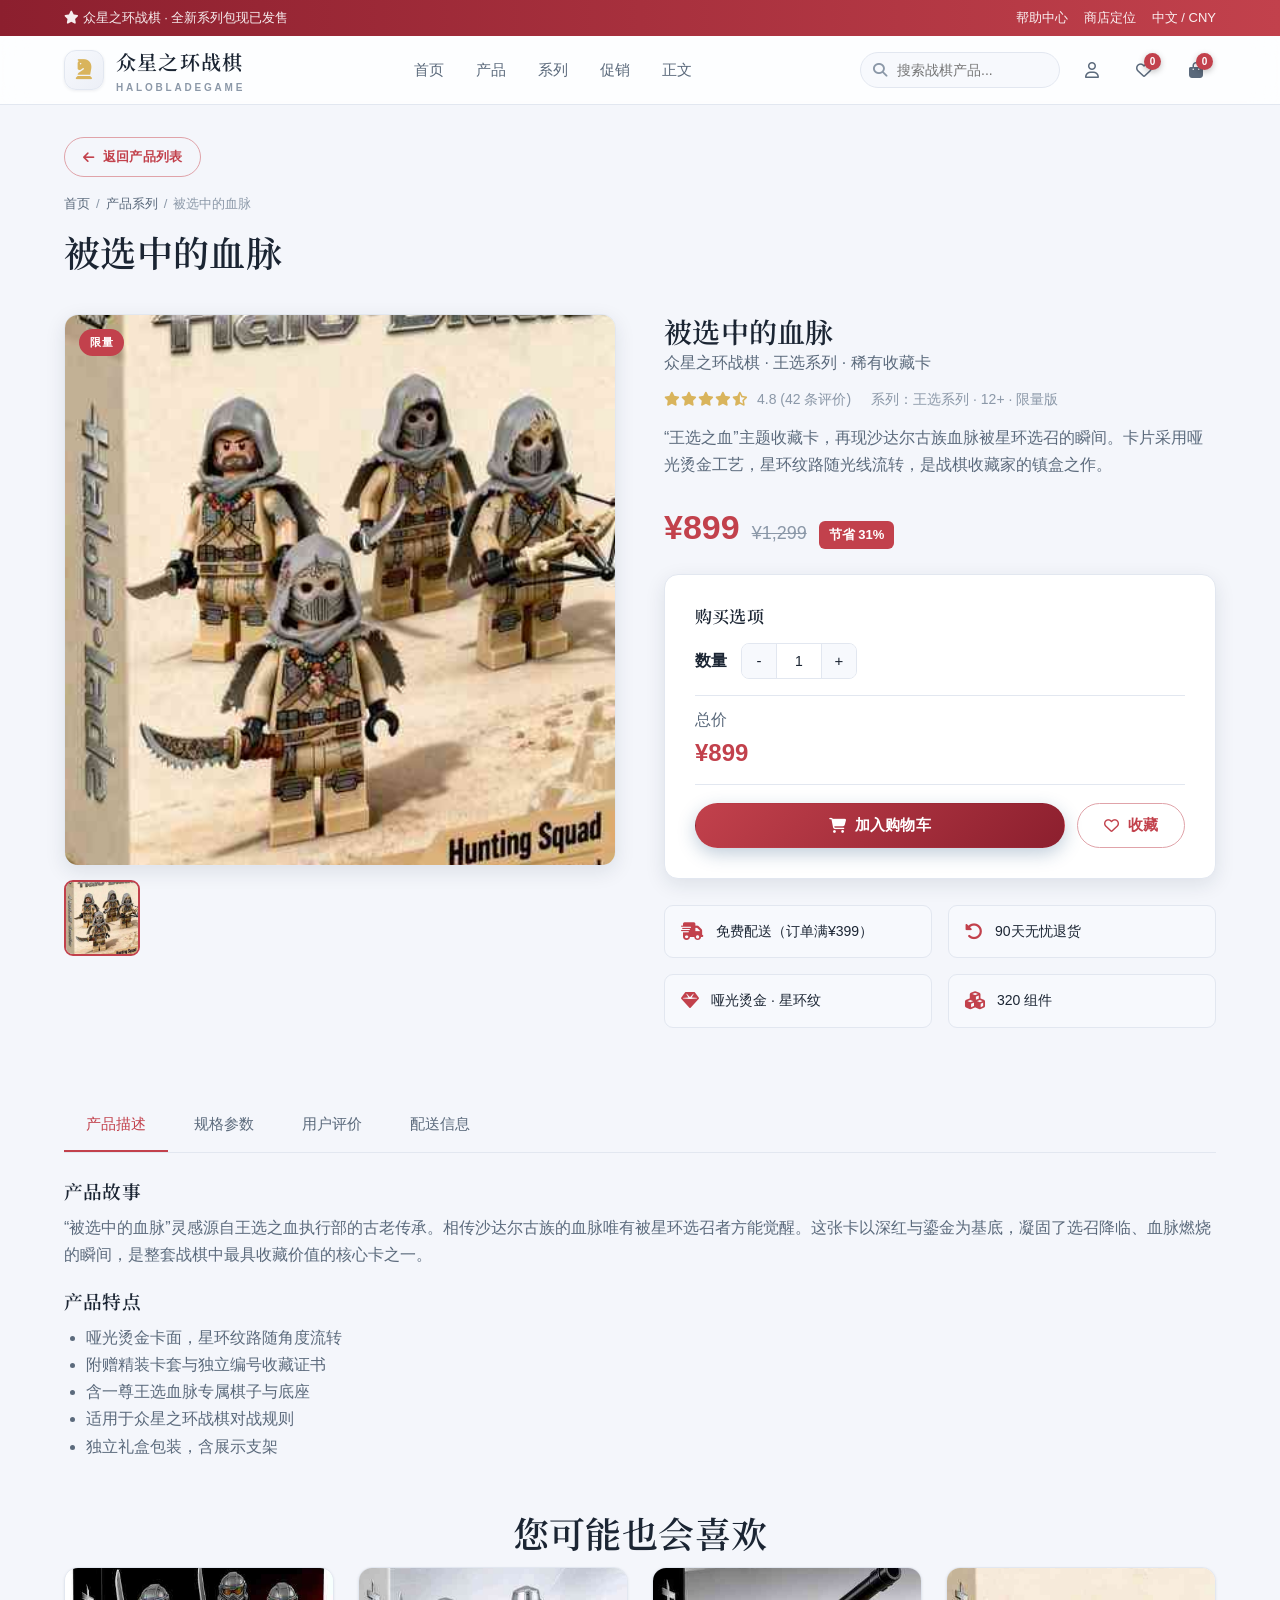
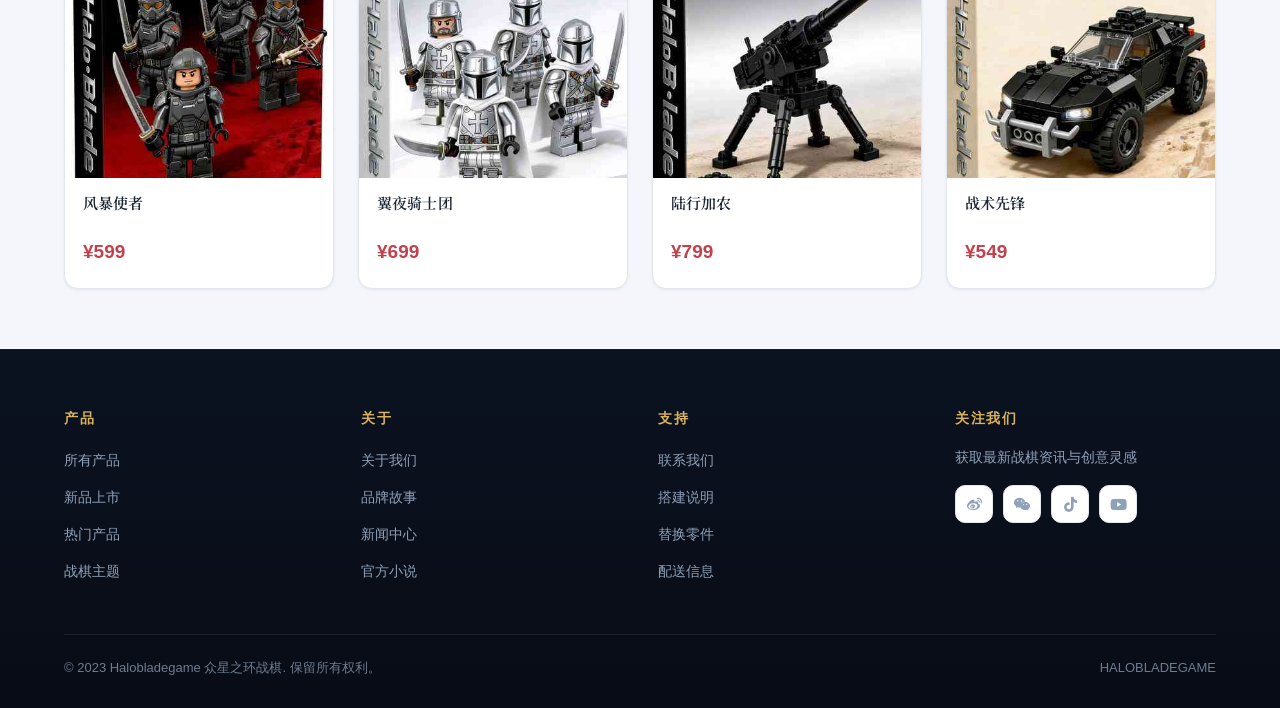
<file: shop1.html>
<!DOCTYPE html>
<html lang="zh-CN">
<head>
    <link rel="icon" href="/favicon.ico" type="image/x-icon">
    <meta charset="UTF-8">
    <meta name="viewport" content="width=device-width, initial-scale=1.0">
    <title>产品详情 · 众星之环战棋</title>
    <link rel="stylesheet" href="https://cdnjs.cloudflare.com/ajax/libs/font-awesome/6.4.0/css/all.min.css">
    <link rel="stylesheet" href="./css/haloblade.css">
</head>
<body class="shop">
    <div class="top-strip">
        <div class="container">
            <span><i class="fas fa-star"></i> 众星之环战棋 · 全新系列包现已发售</span>
            <span><a href="#">帮助中心</a><a href="#">商店定位</a><a href="#">中文 / CNY</a></span>
        </div>
    </div>

    <header class="site-header">
        <div class="container header-inner">
            <a class="brand" href="index.html">
                <span class="brand-mark"><i class="fas fa-chess-knight"></i></span>
                <span class="brand-text">众星之环战棋<span class="brand-sub">HALOBLADEGAME</span></span>
            </a>
            <nav class="nav-links" id="nav-links">
                <a href="HTMLPage2.html" data-nav="HTMLPage2.html">首页</a>
                <a href="shoplist1.html" data-nav="shoplist1.html">产品</a>
                <a href="shoplist1.html" data-nav="shoplist1.html">系列</a>
                <a href="shoplist1.html" data-nav="shoplist1.html">促销</a>
                <a href="HTMLPage1.html">正文</a>
            </nav>
            <div class="nav-actions">
                <div class="search-box">
                    <i class="fas fa-search"></i>
                    <input type="text" id="search-input" placeholder="搜索战棋产品...">
                    <div class="search-results" id="search-results"></div>
                </div>
                <a href="#" class="nav-icon" title="账户"><i class="far fa-user"></i></a>
                <button class="nav-icon" id="favorites-btn" title="我的收藏"><i class="far fa-heart"></i><span class="badge" data-fav-count>0</span></button>
                <a href="shopping trolley.html" class="nav-icon" title="购物车"><i class="fas fa-shopping-bag"></i><span class="badge" data-cart-count>0</span></a>
                <button class="nav-burger" id="nav-burger" aria-label="菜单"><i class="fas fa-bars"></i></button>
            </div>
        </div>
    </header>

    <main class="container">
        <section class="page-header" style="margin-top: 32px;">
            <a href="shoplist1.html" class="btn btn-outline btn-sm" style="margin-bottom: 16px;"><i class="fas fa-arrow-left"></i> 返回产品列表</a>
            <ul class="breadcrumb"><li><a href="HTMLPage2.html">首页</a></li><li><a href="shoplist1.html">产品系列</a></li><li id="crumb-current">产品名称</li></ul>
            <h1 class="page-title" id="page-title">产品标题</h1>
        </section>

        <section class="product-hero">
            <div class="product-gallery">
                <div class="main-image">
                    <span class="badge-pill is-red" id="product-badge" style="position:absolute; top:14px; left:14px; z-index:3;"></span>
                    <img src="" id="main-image" alt="">
                </div>
                <div class="thumbnail-row" id="thumbnail-row"></div>
            </div>
            <div class="product-details">
                <h2 class="product-title" id="product-title" style="font-size: 28px;">产品标题</h2>
                <p class="product-subtitle" id="product-subtitle" style="color: var(--ink-soft);"></p>
                <div class="product-card-meta" style="margin: 12px 0; font-size: 14px;">
                    <span class="stars" id="stars"></span>
                    <span id="rating-text"></span>
                    <span id="product-id" style="color: var(--ink-faint); margin-left: 12px;"></span>
                </div>
                <p id="product-description" style="color: var(--ink-soft); margin-bottom: 20px;"></p>

                <div class="price-row">
                    <div class="current-price" id="current-price"></div>
                    <div class="original-price" id="original-price"></div>
                    <div class="discount-badge" id="discount-badge"></div>
                </div>

                <div class="panel" style="margin-bottom: 24px;">
                    <h3 style="font-size: 17px; margin-bottom: 16px;">购买选项</h3>
                    <div style="display: flex; align-items: center; gap: 14px; margin-bottom: 16px;">
                        <span style="font-weight: 600;">数量</span>
                        <div class="qty">
                            <button id="qty-minus">-</button>
                            <input type="text" id="qty-input" value="1" readonly>
                            <button id="qty-plus">+</button>
                        </div>
                    </div>
                    <div style="padding: 10px 0; border-top: 1px solid var(--line); border-bottom: 1px solid var(--line); margin-bottom: 18px;">
                        <span style="color: var(--ink-soft);">总价</span>
                        <div class="current-price" id="total-price" style="font-size: 24px;"></div>
                    </div>
                    <div style="display: flex; gap: 12px; flex-wrap: wrap;">
                        <button class="btn btn-primary" id="add-to-cart-btn" style="flex: 1;"><i class="fas fa-shopping-cart"></i> 加入购物车</button>
                        <button class="btn btn-outline" id="favorite-btn"><i class="far fa-heart"></i> 收藏</button>
                    </div>
                </div>

                <div class="feature-grid" id="product-features"></div>
            </div>
        </section>

        <!-- 标签页 -->
        <section class="tabs-container">
            <div class="tabs">
                <div class="tab active" data-tab="description">产品描述</div>
                <div class="tab" data-tab="specs">规格参数</div>
                <div class="tab" data-tab="reviews">用户评价</div>
                <div class="tab" data-tab="shipping">配送信息</div>
            </div>
            <div class="tab-content active" id="description">
                <h3 style="margin-bottom: 12px;">产品故事</h3>
                <p id="product-story" style="color: var(--ink-soft);"></p>
                <h3 style="margin: 20px 0 12px;">产品特点</h3>
                <ul id="product-features-list" style="list-style: disc; padding-left: 22px; color: var(--ink-soft);"></ul>
            </div>
            <div class="tab-content" id="specs">
                <table class="specs-table" id="specs-table"></table>
            </div>
            <div class="tab-content" id="reviews">
                <h3 id="reviews-title" style="margin-bottom: 16px;"></h3>
                <div id="reviews-container"></div>
            </div>
            <div class="tab-content" id="shipping">
                <h3 style="margin-bottom: 12px;">配送信息</h3>
                <p style="color: var(--ink-soft);">我们提供全国范围内的配送服务：</p>
                <ul style="list-style: disc; padding-left: 22px; color: var(--ink-soft); margin-top: 8px;">
                    <li><strong>标准配送：</strong>3-5 个工作日，运费 ¥25（订单满 ¥399 免运费）</li>
                    <li><strong>加急配送：</strong>1-2 个工作日，运费 ¥50</li>
                    <li><strong>次日达：</strong>下单后次日送达，运费 ¥80（仅限主要城市）</li>
                </ul>
            </div>
        </section>

        <!-- 推荐 -->
        <section class="recommendations" style="margin: 50px 0;">
            <h2 class="section-title">您可能也会喜欢</h2>
            <div class="product-grid" id="recommended-products"></div>
        </section>
    </main>

    <footer class="site-footer dark">
        <div class="container">
            <div class="footer-grid">
                <div class="footer-col"><h4>产品</h4><ul><li><a href="shoplist1.html">所有产品</a></li><li><a href="shoplist1.html">新品上市</a></li><li><a href="shoplist1.html">热门产品</a></li><li><a href="shoplist1.html">战棋主题</a></li></ul></div>
                <div class="footer-col"><h4>关于</h4><ul><li><a href="#">关于我们</a></li><li><a href="#">品牌故事</a></li><li><a href="#">新闻中心</a></li><li><a href="HTMLPage1.html">官方小说</a></li></ul></div>
                <div class="footer-col"><h4>支持</h4><ul><li><a href="#">联系我们</a></li><li><a href="#">搭建说明</a></li><li><a href="#">替换零件</a></li><li><a href="#">配送信息</a></li></ul></div>
                <div class="footer-col"><h4>关注我们</h4><p>获取最新战棋资讯与创意灵感</p>
                    <div class="social-icons"><a href="#"><i class="fab fa-weibo"></i></a><a href="#"><i class="fab fa-weixin"></i></a><a href="#"><i class="fab fa-tiktok"></i></a><a href="#"><i class="fab fa-youtube"></i></a></div>
                </div>
            </div>
            <div class="footer-bottom">
                <span>© 2023 Halobladegame 众星之环战棋. 保留所有权利。</span>
                <span>HALOBLADEGAME</span>
            </div>
        </div>
    </footer>

    <div class="modal" id="favorites-modal">
        <div class="modal-content">
            <button class="modal-close" data-modal-close>&times;</button>
            <h3 class="modal-title">我的收藏</h3>
            <div id="favorites-list"></div>
        </div>
    </div>

    <script src="./js/data.js"></script>
    <script src="./js/haloblade.js"></script>
    <script>
        (function () {
            var productId = HB.util.getParam('id') || 'the-chosen-blood';
            var product = HB_DATA.productMap[productId] || HB_DATA.products[0];

            function renderProduct(p) {
                document.title = p.title + ' · 众星之环战棋';
                document.getElementById('page-title').textContent = p.title;
                document.getElementById('crumb-current').textContent = p.title;
                document.getElementById('product-title').textContent = p.title;
                document.getElementById('product-subtitle').textContent = p.subtitle;
                document.getElementById('product-description').textContent = p.description;
                document.getElementById('product-id').textContent = '系列：' + p.series + ' · ' + p.age + ' · ' + p.stock;
                document.getElementById('rating-text').textContent = p.rating + ' (' + p.reviewCount + ' 条评价)';
                document.getElementById('stars').innerHTML = HB.util.stars(p.rating);

                document.getElementById('current-price').textContent = HB.util.money(p.price);
                if (p.originalPrice) {
                    document.getElementById('original-price').textContent = HB.util.money(p.originalPrice);
                    var d = Math.round((1 - p.price / p.originalPrice) * 100);
                    document.getElementById('discount-badge').textContent = '节省 ' + d + '%';
                } else {
                    document.getElementById('original-price').style.display = 'none';
                    document.getElementById('discount-badge').style.display = 'none';
                }

                var badge = document.getElementById('product-badge');
                if (p.badge) { badge.textContent = p.badge; badge.classList.add(p.badge === '限量' ? 'is-gold' : 'is-red'); }
                else badge.style.display = 'none';

                document.getElementById('main-image').src = p.image;
                document.getElementById('main-image').alt = p.title;

                /* 缩略图（单图产品展示主图 + 系列图） */
                var thumbs = [p.image];
                document.getElementById('thumbnail-row').innerHTML = thumbs.map(function (t, i) {
                    return '<div class="thumbnail ' + (i === 0 ? 'active' : '') + '" data-image="' + t + '"><img src="' + t + '" alt=""></div>';
                }).join('');

                document.getElementById('product-features').innerHTML = p.features.map(function (f) {
                    return '<div class="feature-item"><i class="' + f.icon + '"></i><span>' + HB.util.escapeHtml(f.text) + '</span></div>';
                }).join('');

                document.getElementById('product-story').textContent = p.story;
                document.getElementById('product-features-list').innerHTML = p.featureList.map(function (f) {
                    return '<li>' + HB.util.escapeHtml(f) + '</li>';
                }).join('');

                document.getElementById('specs-table').innerHTML = p.specifications.map(function (s) {
                    return '<tr><td>' + HB.util.escapeHtml(s.name) + '</td><td>' + HB.util.escapeHtml(s.value) + '</td></tr>';
                }).join('');

                document.getElementById('reviews-title').textContent = '用户评价 (' + p.rating + '/5)';
                document.getElementById('reviews-container').innerHTML = p.reviews.map(function (r) {
                    return '<div class="review"><div class="review-head"><span class="reviewer">' + HB.util.escapeHtml(r.reviewer) + '</span><span class="stars">' + HB.util.stars(r.rating) + '</span></div>' +
                        '<p style="color: var(--ink-soft);">' + HB.util.escapeHtml(r.comment) + '</p>' +
                        '<div class="review-date">发布于 ' + HB.util.escapeHtml(r.date) + '</div></div>';
                }).join('');

                /* 推荐 */
                var related = (p.relatedProducts || []).map(function (id) { return HB_DATA.productMap[id]; }).filter(Boolean);
                if (!related.length) related = HB_DATA.products.filter(function (x) { return x.id !== p.id; }).slice(0, 4);
                document.getElementById('recommended-products').innerHTML = related.map(function (rp) {
                    return '<div class="product-card" data-url="' + rp.url + '"><div class="product-card-media"><img src="' + rp.image + '"></div>' +
                        '<div class="product-card-body"><h3 class="product-card-title">' + HB.util.escapeHtml(rp.name) + '</h3>' +
                        '<div class="product-card-price">' + HB.util.money(rp.price) + '</div></div></div>';
                }).join('');

                updateFavoriteState();
                updateTotal();
            }

            function updateTotal() {
                var qty = parseInt(document.getElementById('qty-input').value, 10) || 1;
                document.getElementById('total-price').textContent = HB.util.money(product.price * qty);
            }

            function updateFavoriteState() {
                var btn = document.getElementById('favorite-btn');
                var faved = HB.store.isFavorite(product.id);
                btn.innerHTML = faved ? '<i class="fas fa-heart"></i> 已收藏' : '<i class="far fa-heart"></i> 收藏';
                btn.classList.toggle('favorited', faved);
            }

            /* 事件 */
            document.getElementById('qty-minus').addEventListener('click', function () {
                var input = document.getElementById('qty-input');
                var v = parseInt(input.value, 10) || 1;
                if (v > 1) input.value = v - 1;
                updateTotal();
            });
            document.getElementById('qty-plus').addEventListener('click', function () {
                var input = document.getElementById('qty-input');
                input.value = (parseInt(input.value, 10) || 1) + 1;
                updateTotal();
            });

            document.getElementById('add-to-cart-btn').addEventListener('click', function () {
                var qty = parseInt(document.getElementById('qty-input').value, 10) || 1;
                HB.store.addToCart(product.id, qty);
                HB.toast.success('已添加 ' + qty + ' 件「' + product.name + '」到购物车');
            });

            document.getElementById('favorite-btn').addEventListener('click', function () {
                HB.store.toggleFavorite(product.id);
                updateFavoriteState();
            });

            document.getElementById('thumbnail-row').addEventListener('click', function (e) {
                var t = e.target.closest('.thumbnail');
                if (!t) return;
                HB.util.$$('.thumbnail').forEach(function (x) { x.classList.remove('active'); });
                t.classList.add('active');
                document.getElementById('main-image').src = t.getAttribute('data-image');
            });

            HB.util.$$('.tab').forEach(function (tab) {
                tab.addEventListener('click', function () {
                    HB.util.$$('.tab').forEach(function (x) { x.classList.remove('active'); });
                    HB.util.$$('.tab-content').forEach(function (x) { x.classList.remove('active'); });
                    tab.classList.add('active');
                    document.getElementById(tab.getAttribute('data-tab')).classList.add('active');
                });
            });

            /* 搜索 */
            var searchInput = document.getElementById('search-input');
            var searchResults = document.getElementById('search-results');
            searchInput.addEventListener('input', function () {
                var q = this.value.trim().toLowerCase();
                if (!q) { searchResults.style.display = 'none'; return; }
                var results = HB_DATA.products.filter(function (p) { return p.name.toLowerCase().indexOf(q) > -1; });
                searchResults.innerHTML = results.length ? results.map(function (p) {
                    return '<div class="search-result-item" data-url="' + p.url + '"><img src="' + p.image + '">' +
                        '<div style="flex:1;"><div class="search-result-title">' + HB.util.escapeHtml(p.name) + '</div>' +
                        '<div style="font-size:12px; color:var(--crimson); font-weight:700;">' + HB.util.money(p.price) + '</div></div></div>';
                }).join('') : '<div class="search-result-item">未找到相关产品</div>';
                searchResults.style.display = 'block';
                HB.util.$$('.search-result-item[data-url]', searchResults).forEach(function (el) {
                    el.addEventListener('click', function () { window.location.href = el.getAttribute('data-url'); });
                });
            });
            document.addEventListener('click', function (e) { if (!e.target.closest('.search-box')) searchResults.style.display = 'none'; });

            /* 收藏弹窗 */
            function renderFavorites() {
                var list = document.getElementById('favorites-list');
                var ids = HB.store.getFavorites();
                if (!ids.length) { list.innerHTML = '<div class="empty-state"><i class="far fa-heart"></i><p>您还没有收藏任何商品</p></div>'; return; }
                list.innerHTML = ids.map(function (id) {
                    var p = HB_DATA.productMap[id];
                    if (!p) return '';
                    return '<div class="fav-item"><img src="' + p.image + '">' +
                        '<div class="fav-item-info"><div class="fav-item-title">' + HB.util.escapeHtml(p.name) + '</div>' +
                        '<div class="fav-item-price">' + HB.util.money(p.price) + '</div>' +
                        '<a href="' + p.url + '" class="btn btn-outline btn-sm" style="margin-top:6px;">查看详情</a></div>' +
                        '<button class="remove-item" data-id="' + id + '"><i class="fas fa-times"></i></button></div>';
                }).join('');
                HB.util.$$('.remove-item', list).forEach(function (btn) {
                    btn.addEventListener('click', function () { HB.store.removeFavorite(btn.getAttribute('data-id')); renderFavorites(); updateFavoriteState(); });
                });
            }
            document.getElementById('favorites-btn').addEventListener('click', function () { renderFavorites(); HB.openModal('favorites-modal'); });

            /* 推荐卡片跳转 */
            document.getElementById('recommended-products').addEventListener('click', function (e) {
                var card = e.target.closest('.product-card');
                if (card) window.location.href = card.getAttribute('data-url');
            });

            renderProduct(product);
        })();
    </script>
</body>
</html>
</file>
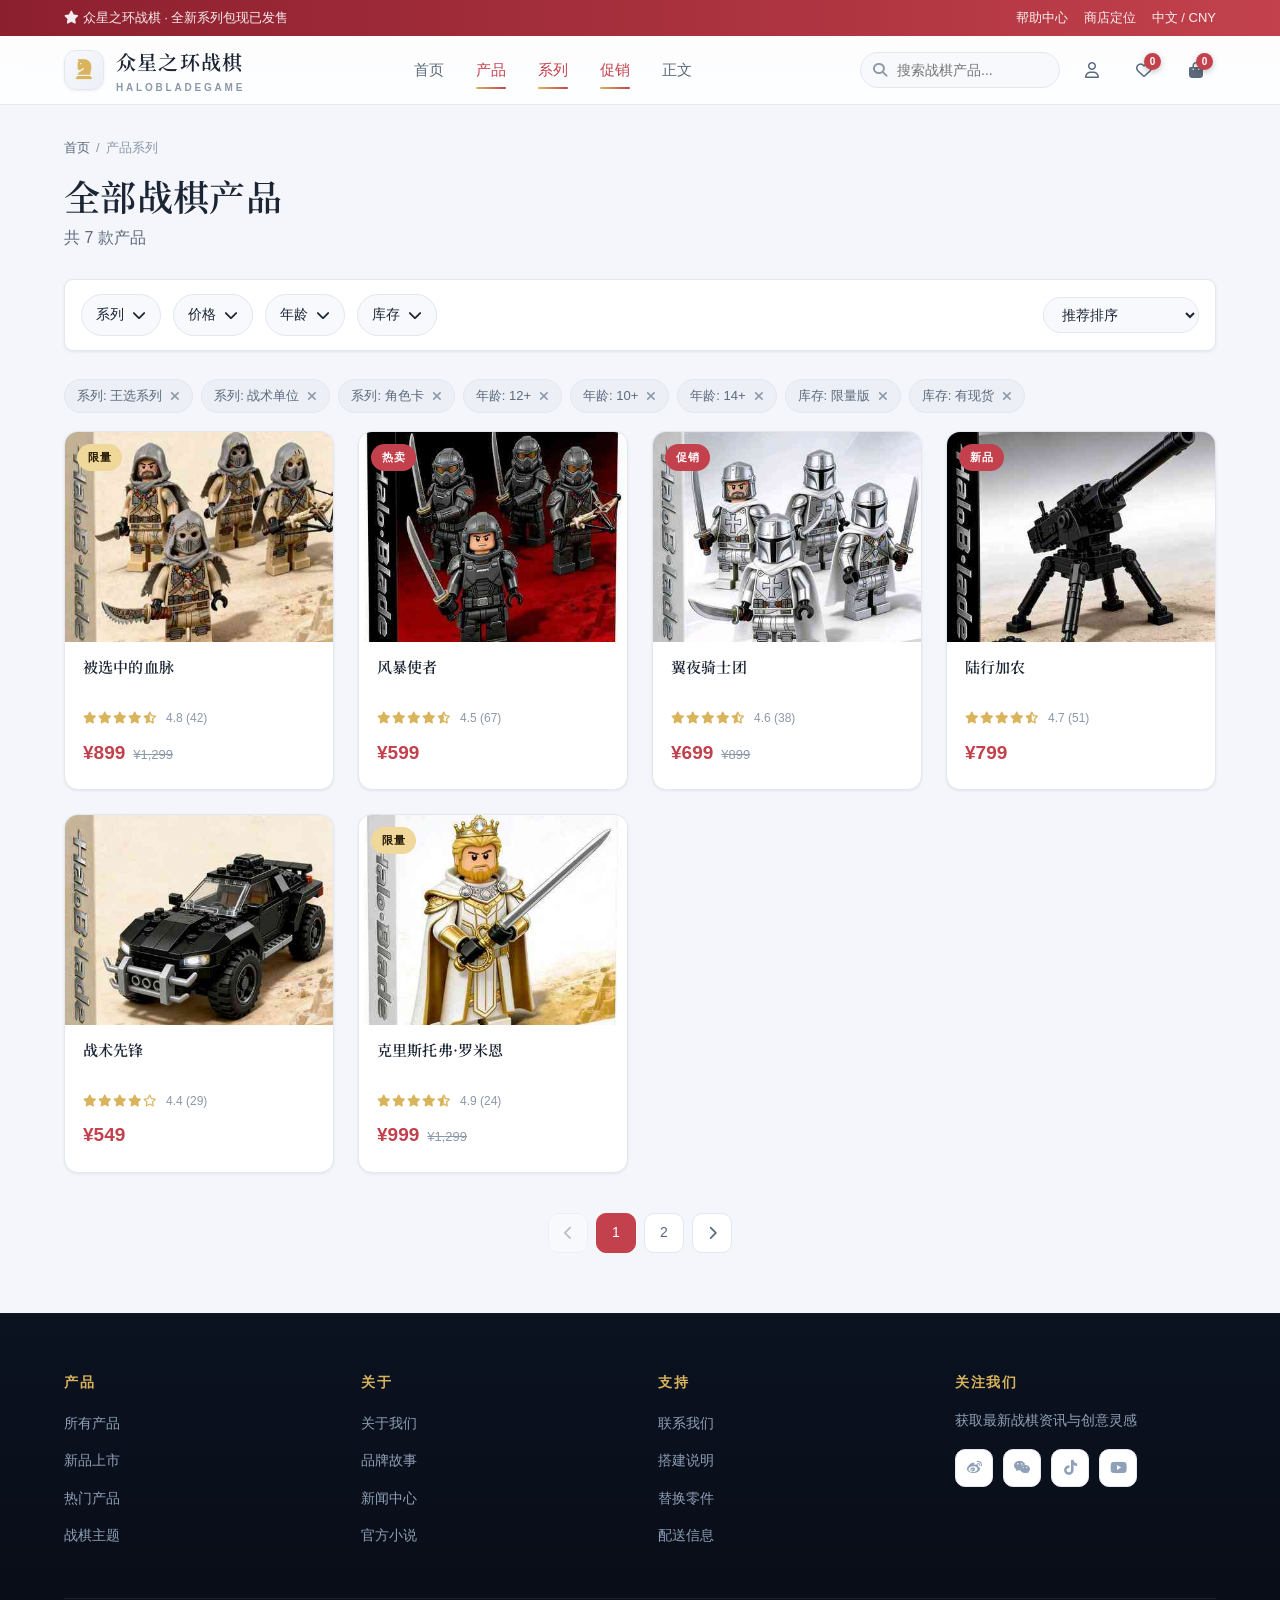
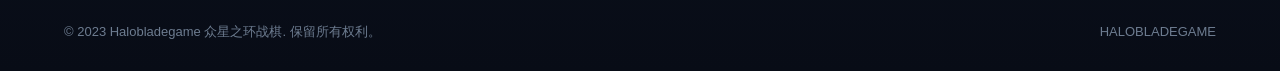
<file: shoplist1.html>
<!DOCTYPE html>
<html lang="zh-CN">
<head>
    <link rel="icon" href="/favicon.ico" type="image/x-icon">
    <meta charset="UTF-8">
    <meta name="viewport" content="width=device-width, initial-scale=1.0">
    <title>产品列表 · 众星之环战棋</title>
    <link rel="stylesheet" href="https://cdnjs.cloudflare.com/ajax/libs/font-awesome/6.4.0/css/all.min.css">
    <link rel="stylesheet" href="./css/haloblade.css">
</head>
<body class="shop">
    <div class="top-strip">
        <div class="container">
            <span><i class="fas fa-star"></i> 众星之环战棋 · 全新系列包现已发售</span>
            <span><a href="#">帮助中心</a><a href="#">商店定位</a><a href="#">中文 / CNY</a></span>
        </div>
    </div>

    <header class="site-header">
        <div class="container header-inner">
            <a class="brand" href="index.html">
                <span class="brand-mark"><i class="fas fa-chess-knight"></i></span>
                <span class="brand-text">众星之环战棋<span class="brand-sub">HALOBLADEGAME</span></span>
            </a>
            <nav class="nav-links" id="nav-links">
                <a href="HTMLPage2.html" data-nav="HTMLPage2.html">首页</a>
                <a href="shoplist1.html" data-nav="shoplist1.html">产品</a>
                <a href="shoplist1.html" data-nav="shoplist1.html">系列</a>
                <a href="shoplist1.html" data-nav="shoplist1.html">促销</a>
                <a href="HTMLPage1.html">正文</a>
            </nav>
            <div class="nav-actions">
                <div class="search-box">
                    <i class="fas fa-search"></i>
                    <input type="text" id="search-input" placeholder="搜索战棋产品...">
                    <div class="search-results" id="search-results"></div>
                </div>
                <a href="#" class="nav-icon" title="账户"><i class="far fa-user"></i></a>
                <button class="nav-icon" id="favorites-btn" title="我的收藏"><i class="far fa-heart"></i><span class="badge" data-fav-count>0</span></button>
                <a href="shopping trolley.html" class="nav-icon" title="购物车"><i class="fas fa-shopping-bag"></i><span class="badge" data-cart-count>0</span></a>
                <button class="nav-burger" id="nav-burger" aria-label="菜单"><i class="fas fa-bars"></i></button>
            </div>
        </div>
    </header>

    <main class="container">
        <section class="page-header" style="margin-top: 32px;">
            <ul class="breadcrumb"><li><a href="HTMLPage2.html">首页</a></li><li>产品系列</li></ul>
            <h1 class="page-title">全部战棋产品</h1>
            <p style="color: var(--ink-soft);">共 <span id="product-total">0</span> 款产品</p>
        </section>

        <div class="filter-bar">
            <div class="filter-group" id="series-filter">
                <div class="filter-label">系列 <i class="fas fa-chevron-down"></i></div>
                <div class="filter-dropdown" id="series-options"></div>
            </div>
            <div class="filter-group" id="price-filter">
                <div class="filter-label">价格 <i class="fas fa-chevron-down"></i></div>
                <div class="filter-dropdown">
                    <div class="filter-option"><label><input type="radio" name="price" value="all" checked> 全部价格</label></div>
                    <div class="filter-option"><label><input type="radio" name="price" value="0-600"> ¥600 以下</label></div>
                    <div class="filter-option"><label><input type="radio" name="price" value="600-900"> ¥600 - ¥900</label></div>
                    <div class="filter-option"><label><input type="radio" name="price" value="900-"> ¥900 以上</label></div>
                </div>
            </div>
            <div class="filter-group" id="age-filter">
                <div class="filter-label">年龄 <i class="fas fa-chevron-down"></i></div>
                <div class="filter-dropdown" id="age-options"></div>
            </div>
            <div class="filter-group" id="stock-filter">
                <div class="filter-label">库存 <i class="fas fa-chevron-down"></i></div>
                <div class="filter-dropdown" id="stock-options"></div>
            </div>
            <select class="sort-select" id="sort-select">
                <option value="recommended">推荐排序</option>
                <option value="price-asc">价格从低到高</option>
                <option value="price-desc">价格从高到低</option>
                <option value="rating">评分优先</option>
            </select>
        </div>

        <div class="active-filters" id="active-filters"></div>
        <section class="product-grid" id="products-grid"></section>
        <div class="pagination" id="pagination"></div>
    </main>

    <footer class="site-footer dark">
        <div class="container">
            <div class="footer-grid">
                <div class="footer-col"><h4>产品</h4><ul><li><a href="shoplist1.html">所有产品</a></li><li><a href="shoplist1.html">新品上市</a></li><li><a href="shoplist1.html">热门产品</a></li><li><a href="shoplist1.html">战棋主题</a></li></ul></div>
                <div class="footer-col"><h4>关于</h4><ul><li><a href="#">关于我们</a></li><li><a href="#">品牌故事</a></li><li><a href="#">新闻中心</a></li><li><a href="HTMLPage1.html">官方小说</a></li></ul></div>
                <div class="footer-col"><h4>支持</h4><ul><li><a href="#">联系我们</a></li><li><a href="#">搭建说明</a></li><li><a href="#">替换零件</a></li><li><a href="#">配送信息</a></li></ul></div>
                <div class="footer-col"><h4>关注我们</h4><p>获取最新战棋资讯与创意灵感</p>
                    <div class="social-icons"><a href="#"><i class="fab fa-weibo"></i></a><a href="#"><i class="fab fa-weixin"></i></a><a href="#"><i class="fab fa-tiktok"></i></a><a href="#"><i class="fab fa-youtube"></i></a></div>
                </div>
            </div>
            <div class="footer-bottom">
                <span>© 2023 Halobladegame 众星之环战棋. 保留所有权利。</span>
                <span>HALOBLADEGAME</span>
            </div>
        </div>
    </footer>

    <div class="modal" id="favorites-modal">
        <div class="modal-content">
            <button class="modal-close" data-modal-close>&times;</button>
            <h3 class="modal-title">我的收藏</h3>
            <div id="favorites-list"></div>
        </div>
    </div>

    <script src="./js/data.js"></script>
    <script src="./js/haloblade.js"></script>
    <script>
        (function () {
            var products = HB_DATA.products;
            var grid = document.getElementById('products-grid');
            var activeFiltersEl = document.getElementById('active-filters');
            var paginationEl = document.getElementById('pagination');
            var sortSelect = document.getElementById('sort-select');
            var totalEl = document.getElementById('product-total');

            function unique(v, i, a) { return a.indexOf(v) === i; }

            var currentFilters = {
                series: products.map(function (p) { return p.series; }).filter(unique),
                price: 'all',
                age: products.map(function (p) { return p.age; }).filter(unique),
                stock: products.map(function (p) { return p.stock; }).filter(unique)
            };
            var currentSort = 'recommended';
            var currentPage = 1;
            var itemsPerPage = 6;

            function buildOptions(containerId, values) {
                var el = document.getElementById(containerId);
                var type = containerId.replace('-options', '');
                el.innerHTML = values.map(function (v) {
                    return '<div class="filter-option"><label><input type="checkbox" name="' + type + '" value="' + HB.util.escapeHtml(v) + '" checked> ' + HB.util.escapeHtml(v) + '</label></div>';
                }).join('') +
                '<div class="filter-actions"><button class="filter-btn apply" data-filter="' + type + '">应用</button><button class="filter-btn reset" data-filter="' + type + '">重置</button></div>';
            }
            buildOptions('series-options', currentFilters.series);
            buildOptions('age-options', currentFilters.age);
            buildOptions('stock-options', currentFilters.stock);

            HB.util.$$('.filter-label').forEach(function (label) {
                label.addEventListener('click', function () {
                    var group = label.parentElement;
                    var wasOpen = group.classList.contains('open');
                    HB.util.$$('.filter-group').forEach(function (g) { g.classList.remove('open'); });
                    if (!wasOpen) group.classList.add('open');
                });
            });
            document.addEventListener('click', function (e) {
                if (!e.target.closest('.filter-group')) HB.util.$$('.filter-group').forEach(function (g) { g.classList.remove('open'); });
            });

            document.addEventListener('click', function (e) {
                var btn = e.target.closest('.filter-btn');
                if (!btn) return;
                var type = btn.getAttribute('data-filter');
                var group = document.getElementById(type + '-filter');
                if (!group) return;
                if (btn.classList.contains('apply')) {
                    if (type === 'price') {
                        var sel = group.querySelector('input[name="price"]:checked');
                        currentFilters.price = sel ? sel.value : 'all';
                    } else {
                        var vals = [];
                        group.querySelectorAll('input[type="checkbox"]:checked').forEach(function (cb) { vals.push(cb.value); });
                        currentFilters[type] = vals;
                    }
                } else {
                    if (type === 'price') {
                        group.querySelector('input[value="all"]').checked = true;
                        currentFilters.price = 'all';
                    } else {
                        group.querySelectorAll('input[type="checkbox"]').forEach(function (cb) { cb.checked = true; });
                        currentFilters[type] = products.map(function (p) { return p[type]; }).filter(unique);
                    }
                }
                group.classList.remove('open');
                currentPage = 1;
                render();
            });

            sortSelect.addEventListener('change', function () { currentSort = this.value; currentPage = 1; render(); });

            function getFiltered() {
                var list = products.filter(function (p) {
                    if (currentFilters.series.indexOf(p.series) === -1) return false;
                    if (currentFilters.age.indexOf(p.age) === -1) return false;
                    if (currentFilters.stock.indexOf(p.stock) === -1) return false;
                    if (currentFilters.price !== 'all') {
                        var pr = p.price;
                        if (currentFilters.price === '0-600' && pr >= 600) return false;
                        if (currentFilters.price === '600-900' && (pr < 600 || pr >= 900)) return false;
                        if (currentFilters.price === '900-' && pr < 900) return false;
                    }
                    return true;
                });
                if (currentSort === 'price-asc') list.sort(function (a, b) { return a.price - b.price; });
                else if (currentSort === 'price-desc') list.sort(function (a, b) { return b.price - a.price; });
                else if (currentSort === 'rating') list.sort(function (a, b) { return b.rating - a.rating; });
                return list;
            }

            function render() {
                var filtered = getFiltered();
                totalEl.textContent = filtered.length;
                var start = (currentPage - 1) * itemsPerPage;
                var pageItems = filtered.slice(start, start + itemsPerPage);

                if (!pageItems.length) {
                    grid.innerHTML = '<div class="empty-state" style="grid-column: 1/-1;"><i class="fas fa-box-open"></i><p>没有符合条件的商品</p></div>';
                } else {
                    grid.innerHTML = pageItems.map(function (p) {
                        var faved = HB.store.isFavorite(p.id);
                        return '<div class="product-card" data-url="' + p.url + '">' +
                            '<div class="product-card-media"><img src="' + p.image + '" alt="' + HB.util.escapeHtml(p.name) + '">' +
                            (p.badge ? '<span class="badge-pill ' + (p.badge === '限量' ? 'is-gold' : 'is-red') + ' product-card-badge">' + p.badge + '</span>' : '') +
                            '<div class="product-card-actions">' +
                            '<button class="action-btn fav-btn ' + (faved ? 'favorited' : '') + '" data-id="' + p.id + '"><i class="' + (faved ? 'fas' : 'far') + ' fa-heart"></i></button>' +
                            '<button class="action-btn add-btn" data-id="' + p.id + '"><i class="fas fa-cart-plus"></i></button>' +
                            '</div></div>' +
                            '<div class="product-card-body">' +
                            '<h3 class="product-card-title">' + HB.util.escapeHtml(p.name) + '</h3>' +
                            '<div class="product-card-meta"><span class="stars">' + HB.util.stars(p.rating) + '</span><span>' + p.rating + ' (' + p.reviewCount + ')</span></div>' +
                            '<div class="product-card-price">' + HB.util.money(p.price) +
                            (p.originalPrice ? '<span class="original">' + HB.util.money(p.originalPrice) + '</span>' : '') +
                            '</div></div></div>';
                    }).join('');
                }
                renderActiveFilters();
                renderPagination(filtered.length);
            }

            function renderActiveFilters() {
                var tags = [];
                currentFilters.series.forEach(function (s) { tags.push({ type: '系列', value: s, key: 'series' }); });
                if (currentFilters.price !== 'all') tags.push({ type: '价格', value: currentFilters.price, key: 'price' });
                currentFilters.age.forEach(function (a) { tags.push({ type: '年龄', value: a, key: 'age' }); });
                currentFilters.stock.forEach(function (s) { tags.push({ type: '库存', value: s, key: 'stock' }); });
                activeFiltersEl.innerHTML = tags.map(function (t) {
                    return '<span class="filter-tag">' + t.type + ': ' + HB.util.escapeHtml(t.value) +
                        ' <i class="fas fa-times" data-key="' + t.key + '" data-value="' + HB.util.escapeHtml(t.value) + '"></i></span>';
                }).join('');
            }

            function renderPagination(total) {
                var pages = Math.max(1, Math.ceil(total / itemsPerPage));
                if (pages <= 1) { paginationEl.innerHTML = ''; return; }
                var html = '<div class="pagination-item ' + (currentPage === 1 ? 'disabled' : '') + '" data-page="prev"><i class="fas fa-chevron-left"></i></div>';
                for (var i = 1; i <= pages; i++) html += '<div class="pagination-item ' + (i === currentPage ? 'active' : '') + '" data-page="' + i + '">' + i + '</div>';
                html += '<div class="pagination-item ' + (currentPage === pages ? 'disabled' : '') + '" data-page="next"><i class="fas fa-chevron-right"></i></div>';
                paginationEl.innerHTML = html;
            }

            paginationEl.addEventListener('click', function (e) {
                var item = e.target.closest('.pagination-item');
                if (!item || item.classList.contains('disabled')) return;
                var page = item.getAttribute('data-page');
                var pages = Math.max(1, Math.ceil(getFiltered().length / itemsPerPage));
                if (page === 'prev') currentPage = Math.max(1, currentPage - 1);
                else if (page === 'next') currentPage = Math.min(pages, currentPage + 1);
                else currentPage = parseInt(page, 10);
                render();
            });

            grid.addEventListener('click', function (e) {
                var card = e.target.closest('.product-card');
                if (!card) return;
                if (e.target.closest('.fav-btn')) {
                    HB.store.toggleFavorite(e.target.closest('.fav-btn').getAttribute('data-id'));
                    render(); return;
                }
                if (e.target.closest('.add-btn')) {
                    var id = e.target.closest('.add-btn').getAttribute('data-id');
                    HB.store.addToCart(id, 1);
                    HB.toast.success('已添加「' + HB_DATA.productMap[id].name + '」到购物车');
                    return;
                }
                window.location.href = card.getAttribute('data-url');
            });

            activeFiltersEl.addEventListener('click', function (e) {
                if (e.target.tagName !== 'I') return;
                var key = e.target.getAttribute('data-key');
                var value = e.target.getAttribute('data-value');
                if (key === 'price') {
                    currentFilters.price = 'all';
                    document.getElementById('price-filter').querySelector('input[value="all"]').checked = true;
                } else {
                    var idx = currentFilters[key].indexOf(value);
                    if (idx > -1) currentFilters[key].splice(idx, 1);
                    var cb = document.querySelector('#' + key + '-filter input[value="' + CSS.escape(value) + '"]');
                    if (cb) cb.checked = false;
                }
                currentPage = 1;
                render();
            });

            var searchInput = document.getElementById('search-input');
            var searchResults = document.getElementById('search-results');
            searchInput.addEventListener('input', function () {
                var q = this.value.trim().toLowerCase();
                if (!q) { searchResults.style.display = 'none'; return; }
                var results = products.filter(function (p) { return p.name.toLowerCase().indexOf(q) > -1; });
                searchResults.innerHTML = results.length ? results.map(function (p) {
                    return '<div class="search-result-item" data-url="' + p.url + '"><img src="' + p.image + '">' +
                        '<div style="flex:1;"><div class="search-result-title">' + HB.util.escapeHtml(p.name) + '</div>' +
                        '<div style="font-size:12px; color:var(--crimson); font-weight:700;">' + HB.util.money(p.price) + '</div></div></div>';
                }).join('') : '<div class="search-result-item">未找到相关产品</div>';
                searchResults.style.display = 'block';
                HB.util.$$('.search-result-item[data-url]', searchResults).forEach(function (el) {
                    el.addEventListener('click', function () { window.location.href = el.getAttribute('data-url'); });
                });
            });
            document.addEventListener('click', function (e) { if (!e.target.closest('.search-box')) searchResults.style.display = 'none'; });

            function renderFavorites() {
                var list = document.getElementById('favorites-list');
                var ids = HB.store.getFavorites();
                if (!ids.length) { list.innerHTML = '<div class="empty-state"><i class="far fa-heart"></i><p>您还没有收藏任何商品</p></div>'; return; }
                list.innerHTML = ids.map(function (id) {
                    var p = HB_DATA.productMap[id];
                    if (!p) return '';
                    return '<div class="fav-item"><img src="' + p.image + '">' +
                        '<div class="fav-item-info"><div class="fav-item-title">' + HB.util.escapeHtml(p.name) + '</div>' +
                        '<div class="fav-item-price">' + HB.util.money(p.price) + '</div>' +
                        '<a href="' + p.url + '" class="btn btn-outline btn-sm" style="margin-top:6px;">查看详情</a></div>' +
                        '<button class="remove-item" data-id="' + id + '"><i class="fas fa-times"></i></button></div>';
                }).join('');
                HB.util.$$('.remove-item', list).forEach(function (btn) {
                    btn.addEventListener('click', function () { HB.store.removeFavorite(btn.getAttribute('data-id')); renderFavorites(); render(); });
                });
            }
            document.getElementById('favorites-btn').addEventListener('click', function () { renderFavorites(); HB.openModal('favorites-modal'); });

            render();
        })();
    </script>
</body>
</html>
</file>
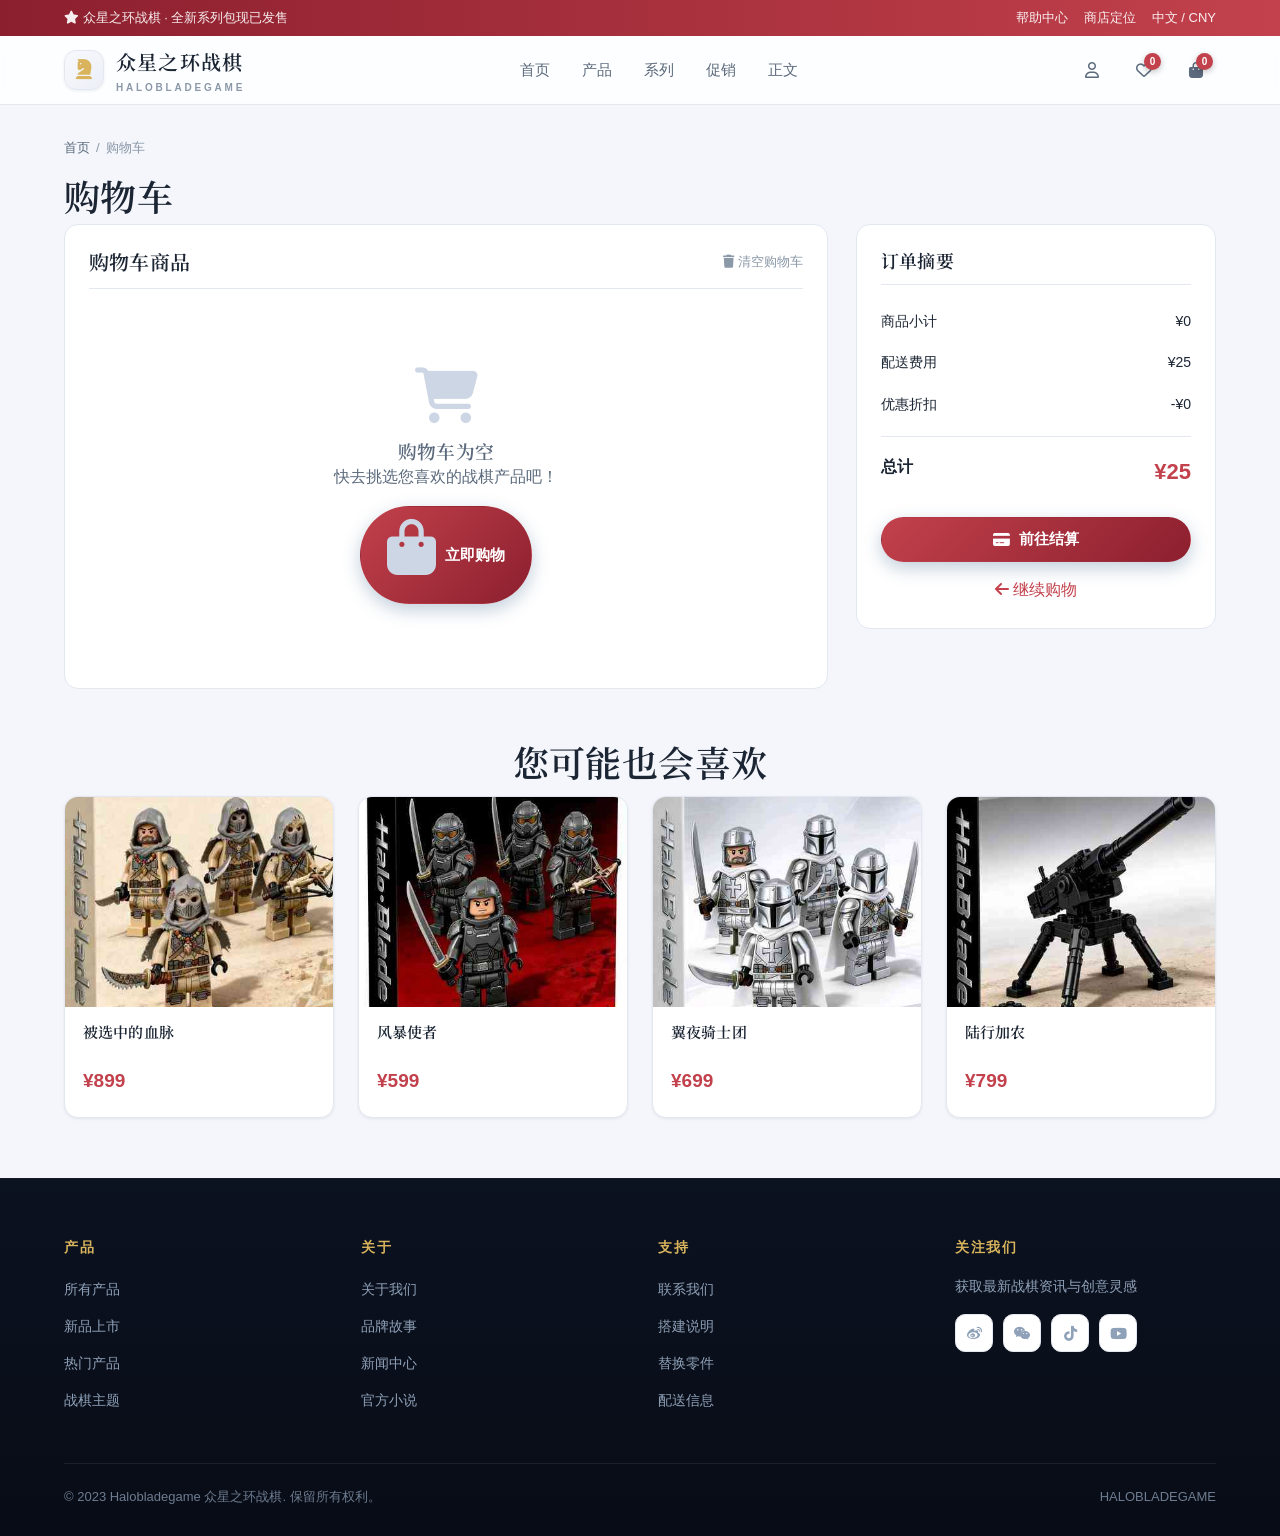
<file: shopping trolley.html>
<!DOCTYPE html>
<html lang="zh-CN">
<head>
    <link rel="icon" href="/favicon.ico" type="image/x-icon">
    <meta charset="UTF-8">
    <meta name="viewport" content="width=device-width, initial-scale=1.0">
    <title>购物车 · 众星之环战棋</title>
    <link rel="stylesheet" href="https://cdnjs.cloudflare.com/ajax/libs/font-awesome/6.4.0/css/all.min.css">
    <link rel="stylesheet" href="./css/haloblade.css">
</head>
<body class="shop">
    <div class="top-strip">
        <div class="container">
            <span><i class="fas fa-star"></i> 众星之环战棋 · 全新系列包现已发售</span>
            <span><a href="#">帮助中心</a><a href="#">商店定位</a><a href="#">中文 / CNY</a></span>
        </div>
    </div>

    <header class="site-header">
        <div class="container header-inner">
            <a class="brand" href="index.html">
                <span class="brand-mark"><i class="fas fa-chess-knight"></i></span>
                <span class="brand-text">众星之环战棋<span class="brand-sub">HALOBLADEGAME</span></span>
            </a>
            <nav class="nav-links" id="nav-links">
                <a href="HTMLPage2.html" data-nav="HTMLPage2.html">首页</a>
                <a href="shoplist1.html" data-nav="shoplist1.html">产品</a>
                <a href="shoplist1.html" data-nav="shoplist1.html">系列</a>
                <a href="shoplist1.html" data-nav="shoplist1.html">促销</a>
                <a href="HTMLPage1.html">正文</a>
            </nav>
            <div class="nav-actions">
                <a href="#" class="nav-icon" title="账户"><i class="far fa-user"></i></a>
                <button class="nav-icon" id="favorites-btn" title="我的收藏"><i class="far fa-heart"></i><span class="badge" data-fav-count>0</span></button>
                <a href="shopping trolley.html" class="nav-icon" title="购物车"><i class="fas fa-shopping-bag"></i><span class="badge" data-cart-count>0</span></a>
                <button class="nav-burger" id="nav-burger" aria-label="菜单"><i class="fas fa-bars"></i></button>
            </div>
        </div>
    </header>

    <main class="container">
        <section class="page-header" style="margin-top: 32px;">
            <ul class="breadcrumb"><li><a href="HTMLPage2.html">首页</a></li><li>购物车</li></ul>
            <h1 class="page-title">购物车</h1>
        </section>

        <div class="cart-layout">
            <div class="cart-items">
                <div style="display: flex; justify-content: space-between; align-items: center; margin-bottom: 18px; padding-bottom: 14px; border-bottom: 1px solid var(--line);">
                    <h2 style="font-size: 20px;">购物车商品</h2>
                    <button class="remove-item" id="clear-cart"><i class="fas fa-trash"></i> 清空购物车</button>
                </div>
                <div id="cart-items-container"></div>
            </div>

            <div class="cart-summary">
                <h3 style="font-size: 18px; margin-bottom: 16px; padding-bottom: 12px; border-bottom: 1px solid var(--line);">订单摘要</h3>
                <div class="summary-row"><span>商品小计</span><span id="subtotal">¥0</span></div>
                <div class="summary-row"><span>配送费用</span><span id="shipping">¥0</span></div>
                <div class="summary-row"><span>优惠折扣</span><span id="discount">-¥0</span></div>
                <div class="summary-row total"><span>总计</span><span class="val" id="total">¥0</span></div>
                <button class="btn btn-primary btn-block" id="checkout-btn" style="margin-top: 18px;"><i class="fas fa-credit-card"></i> 前往结算</button>
                <a href="shoplist1.html" style="display: block; text-align: center; margin-top: 14px; color: var(--primary-2); text-decoration: none;"><i class="fas fa-arrow-left"></i> 继续购物</a>
            </div>
        </div>

        <section class="recommendations" style="margin: 50px 0;">
            <h2 class="section-title">您可能也会喜欢</h2>
            <div class="product-grid" id="recommended-products"></div>
        </section>
    </main>

    <footer class="site-footer dark">
        <div class="container">
            <div class="footer-grid">
                <div class="footer-col"><h4>产品</h4><ul><li><a href="shoplist1.html">所有产品</a></li><li><a href="shoplist1.html">新品上市</a></li><li><a href="shoplist1.html">热门产品</a></li><li><a href="shoplist1.html">战棋主题</a></li></ul></div>
                <div class="footer-col"><h4>关于</h4><ul><li><a href="#">关于我们</a></li><li><a href="#">品牌故事</a></li><li><a href="#">新闻中心</a></li><li><a href="HTMLPage1.html">官方小说</a></li></ul></div>
                <div class="footer-col"><h4>支持</h4><ul><li><a href="#">联系我们</a></li><li><a href="#">搭建说明</a></li><li><a href="#">替换零件</a></li><li><a href="#">配送信息</a></li></ul></div>
                <div class="footer-col"><h4>关注我们</h4><p>获取最新战棋资讯与创意灵感</p>
                    <div class="social-icons"><a href="#"><i class="fab fa-weibo"></i></a><a href="#"><i class="fab fa-weixin"></i></a><a href="#"><i class="fab fa-tiktok"></i></a><a href="#"><i class="fab fa-youtube"></i></a></div>
                </div>
            </div>
            <div class="footer-bottom">
                <span>© 2023 Halobladegame 众星之环战棋. 保留所有权利。</span>
                <span>HALOBLADEGAME</span>
            </div>
        </div>
    </footer>

    <div class="modal" id="favorites-modal">
        <div class="modal-content">
            <button class="modal-close" data-modal-close>&times;</button>
            <h3 class="modal-title">我的收藏</h3>
            <div id="favorites-list"></div>
        </div>
    </div>

    <script src="./js/data.js"></script>
    <script src="./js/haloblade.js"></script>
    <script>
        (function () {
            function render() {
                var cart = HB.store.getCart();
                var container = document.getElementById('cart-items-container');

                if (!cart.length) {
                    container.innerHTML = '<div class="empty-state"><i class="fas fa-shopping-cart"></i><h3>购物车为空</h3><p>快去挑选您喜欢的战棋产品吧！</p>' +
                        '<a href="shoplist1.html" class="btn btn-primary" style="margin-top: 16px;"><i class="fas fa-shopping-bag"></i> 立即购物</a></div>';
                } else {
                    container.innerHTML = cart.map(function (item) {
                        var p = HB_DATA.productMap[item.id];
                        if (!p) return '';
                        return '<div class="cart-item" data-id="' + item.id + '">' +
                            '<div class="cart-item-img"><img src="' + p.image + '" alt=""></div>' +
                            '<div class="cart-item-info">' +
                            '<h3 class="cart-item-title">' + HB.util.escapeHtml(p.name) + '</h3>' +
                            '<p class="cart-item-sub">' + HB.util.escapeHtml(p.subtitle) + '</p>' +
                            '<div class="cart-item-price">' + HB.util.money(p.price) + '</div>' +
                            '<div class="cart-item-controls">' +
                            '<div class="qty"><button class="qty-minus">-</button><input type="text" value="' + item.quantity + '" readonly><button class="qty-plus">+</button></div>' +
                            '<button class="remove-item"><i class="fas fa-trash"></i> 删除</button>' +
                            '</div></div></div>';
                    }).join('');
                }
                updateSummary();
            }

            function updateSummary() {
                var cart = HB.store.getCart();
                var subtotal = cart.reduce(function (t, item) {
                    var p = HB_DATA.productMap[item.id];
                    return t + (p ? p.price * item.quantity : 0);
                }, 0);
                var shipping = subtotal >= 399 ? 0 : 25;
                var discount = subtotal >= 2000 ? 150 : (subtotal >= 1000 ? 50 : 0);
                var total = subtotal + shipping - discount;
                document.getElementById('subtotal').textContent = HB.util.money(subtotal);
                document.getElementById('shipping').textContent = shipping === 0 ? '免费' : HB.util.money(shipping);
                document.getElementById('discount').textContent = '-' + HB.util.money(discount);
                document.getElementById('total').textContent = HB.util.money(total);
            }

            /* 事件委托 */
            document.getElementById('cart-items-container').addEventListener('click', function (e) {
                var item = e.target.closest('.cart-item');
                if (!item) return;
                var id = item.getAttribute('data-id');
                if (e.target.closest('.qty-plus')) { HB.store.addToCart(id, 1); render(); }
                else if (e.target.closest('.qty-minus')) {
                    var cart = HB.store.getCart();
                    var found = cart.find(function (i) { return i.id === id; });
                    if (found && found.quantity <= 1) HB.store.removeFromCart(id);
                    else HB.store.setCartQty(id, (found ? found.quantity - 1 : 1));
                    render();
                }
                else if (e.target.closest('.remove-item')) { HB.store.removeFromCart(id); render(); }
                else if (e.target.closest('.cart-item-img') || e.target.closest('.cart-item-title')) {
                    var p = HB_DATA.productMap[id];
                    if (p) window.location.href = p.url;
                }
            });

            document.getElementById('clear-cart').addEventListener('click', function () {
                if (HB.store.getCart().length && confirm('确定要清空购物车吗？此操作不可撤销。')) {
                    HB.store.clearCart();
                    render();
                }
            });

            document.getElementById('checkout-btn').addEventListener('click', function () {
                if (!HB.store.getCart().length) { HB.toast.error('购物车为空，无法结算'); return; }
                HB.toast.info('结算功能正在开发中，敬请期待！');
            });

            /* 推荐 */
            function renderRecommended() {
                var cartIds = HB.store.getCart().map(function (i) { return i.id; });
                var rec = HB_DATA.products.filter(function (p) { return cartIds.indexOf(p.id) === -1; }).slice(0, 4);
                var container = document.getElementById('recommended-products');
                container.innerHTML = rec.length ? rec.map(function (p) {
                    return '<div class="product-card" data-url="' + p.url + '"><div class="product-card-media"><img src="' + p.image + '"></div>' +
                        '<div class="product-card-body"><h3 class="product-card-title">' + HB.util.escapeHtml(p.name) + '</h3>' +
                        '<div class="product-card-price">' + HB.util.money(p.price) + '</div></div></div>';
                }).join('') : '<p style="text-align:center; width:100%; color:var(--ink-soft);">暂无推荐商品</p>';
            }
            document.getElementById('recommended-products').addEventListener('click', function (e) {
                var card = e.target.closest('.product-card');
                if (card) window.location.href = card.getAttribute('data-url');
            });

            /* 收藏弹窗 */
            function renderFavorites() {
                var list = document.getElementById('favorites-list');
                var ids = HB.store.getFavorites();
                if (!ids.length) { list.innerHTML = '<div class="empty-state"><i class="far fa-heart"></i><p>您还没有收藏任何商品</p></div>'; return; }
                list.innerHTML = ids.map(function (id) {
                    var p = HB_DATA.productMap[id];
                    if (!p) return '';
                    return '<div class="fav-item"><img src="' + p.image + '">' +
                        '<div class="fav-item-info"><div class="fav-item-title">' + HB.util.escapeHtml(p.name) + '</div>' +
                        '<div class="fav-item-price">' + HB.util.money(p.price) + '</div>' +
                        '<a href="' + p.url + '" class="btn btn-outline btn-sm" style="margin-top:6px;">查看详情</a></div>' +
                        '<button class="remove-item" data-id="' + id + '"><i class="fas fa-times"></i></button></div>';
                }).join('');
                HB.util.$$('.remove-item', list).forEach(function (btn) {
                    btn.addEventListener('click', function () { HB.store.removeFavorite(btn.getAttribute('data-id')); renderFavorites(); });
                });
            }
            document.getElementById('favorites-btn').addEventListener('click', function () { renderFavorites(); HB.openModal('favorites-modal'); });

            render();
            renderRecommended();
        })();
    </script>
</body>
</html>
</file>
<file: css/haloblade.css>
/* ==========================================================================
   HALOBLADEGAME · 众星之环 — 共享设计系统
   统一主题 / 组件 / 响应式。所有页面共用本文件，避免重复内联样式。
   --------------------------------------------------------------------------
   主题变量通过 :root 定义；暗色模式由 <html class="dark-mode"> 切换；
   战棋商城通过 <body class="shop"> 覆盖强调色。
   ========================================================================== */

@import url('https://fonts.googleapis.com/css2?family=Noto+Serif+SC:wght@400;500;600;700&family=Ma+Shan+Zheng&display=swap');

/* ------------------------------------------------------------------ */
/* 1. 设计令牌（Design Tokens）                                        */
/* ------------------------------------------------------------------ */
:root {
    /* 色彩 · 小说（蓝金） */
    --bg: #f4f6fb;
    --bg-soft: #eceff6;
    --surface: #ffffff;
    --surface-2: #f7f9fd;
    --ink: #1b2533;
    --ink-soft: #5b6a7c;
    --ink-faint: #8b98a8;
    --line: #e2e7f0;
    --line-strong: #cdd6e4;

    --primary: #0a4a7a;        /* 深蓝（旧 dark-blue） */
    --primary-2: #006DB7;      /* 蓝（旧 primary-blue） */
    --primary-3: #a0d2ff;      /* 浅蓝（旧 light-blue） */
    --primary-ink: #ffffff;

    --gold: #b98a2f;           /* 尊贵金 */
    --gold-2: #d9b45c;
    --gold-3: #f0d79a;
    --gold-ink: #241a05;

    --crimson: #c2414c;        /* 战棋红 */
    --crimson-2: #e15554;
    --danger: #d64545;
    --success: #2f9e6e;

    /* 文本 */
    --font-display: 'Noto Serif SC', 'Source Han Serif SC', 'Songti SC', 'SimSun', Georgia, serif;
    --font-body: 'Segoe UI', 'PingFang SC', 'Microsoft YaHei', 'Helvetica Neue', Arial, sans-serif;
    --font-hand: 'Ma Shan Zheng', 'Kaiti SC', 'STKaiti', cursive;

    /* 布局 */
    --container: 1200px;
    --radius: 14px;
    --radius-sm: 9px;
    --radius-lg: 20px;

    /* 阴影与光效 */
    --shadow-sm: 0 1px 3px rgba(20, 35, 60, 0.08);
    --shadow: 0 6px 20px rgba(20, 35, 60, 0.10);
    --shadow-lg: 0 18px 45px rgba(20, 35, 60, 0.16);
    --glow-gold: 0 0 0 1px rgba(217, 180, 92, 0.35), 0 8px 30px rgba(217, 180, 92, 0.28);
    --glow-blue: 0 0 0 1px rgba(61, 123, 191, 0.35), 0 8px 30px rgba(61, 123, 191, 0.25);

    --ease: cubic-bezier(0.22, 0.61, 0.36, 1);
    --transition: 0.28s var(--ease);
}

/* 战棋商城强调色覆盖 */
body.shop {
    --primary: #8c1f2e;
    --primary-2: #c2414c;
    --primary-3: #e0a3a9;
    --primary-ink: #ffffff;
    --gold: #b8860b;
}

/* 暗色模式 */
html.dark-mode {
    --bg: #0a0f1c;
    --bg-soft: #0d1424;
    --surface: #111a2d;
    --surface-2: #162034;
    --ink: #e7ecf5;
    --ink-soft: #9aa8bd;
    --ink-faint: #6d7c90;
    --line: #202c44;
    --line-strong: #2c3b58;
    --primary-2: #4d9de0;
    --primary-3: #a0d2ff;
    --gold-2: #d9b45c;
    --gold-3: #f0d79a;
    --shadow-sm: 0 1px 3px rgba(0, 0, 0, 0.35);
    --shadow: 0 8px 24px rgba(0, 0, 0, 0.45);
    --shadow-lg: 0 22px 55px rgba(0, 0, 0, 0.55);
}

/* ------------------------------------------------------------------ */
/* 2. 基础与重置                                                       */
/* ------------------------------------------------------------------ */
*, *::before, *::after { box-sizing: border-box; }
* { margin: 0; padding: 0; }

html { scroll-behavior: smooth; -webkit-text-size-adjust: 100%; }

body {
    font-family: var(--font-body);
    background: var(--bg);
    color: var(--ink);
    line-height: 1.7;
    min-height: 100vh;
    transition: background-color 0.35s ease, color 0.35s ease;
    overflow-x: hidden;
    -webkit-font-smoothing: antialiased;
    text-rendering: optimizeLegibility;
}

/* 星空质感背景（小说侧） */
body.novel { position: relative; }
body.novel::before {
    content: '';
    position: fixed;
    inset: 0;
    z-index: -1;
    pointer-events: none;
    background-image:
        radial-gradient(1px 1px at 12% 18%, rgba(125, 150, 200, 0.5) 0, transparent 100%),
        radial-gradient(1px 1px at 32% 62%, rgba(180, 160, 110, 0.45) 0, transparent 100%),
        radial-gradient(1.5px 1.5px at 58% 22%, rgba(125, 150, 200, 0.4) 0, transparent 100%),
        radial-gradient(1px 1px at 74% 46%, rgba(125, 150, 200, 0.45) 0, transparent 100%),
        radial-gradient(1.5px 1.5px at 88% 72%, rgba(180, 160, 110, 0.4) 0, transparent 100%),
        radial-gradient(1px 1px at 46% 88%, rgba(125, 150, 200, 0.4) 0, transparent 100%);
    opacity: 0.7;
}
html.dark-mode body.novel::before { opacity: 1; }

img { max-width: 100%; display: block; }
a { color: inherit; }
button { font-family: inherit; cursor: pointer; }
ul, ol { list-style: none; }

h1, h2, h3, h4, h5 {
    font-family: var(--font-display);
    font-weight: 600;
    line-height: 1.25;
    letter-spacing: 0.01em;
}

.container {
    width: 100%;
    max-width: var(--container);
    margin: 0 auto;
    padding: 0 24px;
}

.section { padding: 72px 0; }
.section-tight { padding: 44px 0; }

/* ------------------------------------------------------------------ */
/* 3. 通用元素                                                         */
/* ------------------------------------------------------------------ */
.eyebrow {
    display: inline-flex;
    align-items: center;
    gap: 10px;
    font-size: 12px;
    letter-spacing: 0.32em;
    text-transform: uppercase;
    color: var(--gold-2);
    font-weight: 600;
}
.eyebrow::before, .eyebrow::after {
    content: '';
    width: 28px;
    height: 1px;
    background: linear-gradient(90deg, transparent, var(--gold-2));
}
.eyebrow::after { background: linear-gradient(90deg, var(--gold-2), transparent); }

.section-title {
    font-size: clamp(26px, 3.4vw, 36px);
    text-align: center;
    margin-bottom: 12px;
    color: var(--ink);
    position: relative;
}
.section-subtitle {
    text-align: center;
    color: var(--ink-soft);
    max-width: 640px;
    margin: 0 auto 44px;
    font-size: 16px;
}
.section-title.is-deco::after {
    content: '';
    display: block;
    width: 64px;
    height: 3px;
    margin: 14px auto 0;
    border-radius: 2px;
    background: linear-gradient(90deg, var(--gold-2), var(--primary-3));
}

/* 分隔线 */
.divider {
    height: 1px;
    border: 0;
    background: linear-gradient(90deg, transparent, var(--line-strong), transparent);
    margin: 0 auto;
    width: min(720px, 90%);
}

/* ------------------------------------------------------------------ */
/* 4. 按钮                                                             */
/* ------------------------------------------------------------------ */
.btn {
    display: inline-flex;
    align-items: center;
    justify-content: center;
    gap: 9px;
    padding: 12px 26px;
    border-radius: 999px;
    border: 1px solid transparent;
    font-family: var(--font-body);
    font-size: 15px;
    font-weight: 600;
    letter-spacing: 0.01em;
    text-decoration: none;
    cursor: pointer;
    transition: transform var(--transition), box-shadow var(--transition),
        background-color var(--transition), color var(--transition), border-color var(--transition);
    white-space: nowrap;
}
.btn i { transition: transform var(--transition); }
.btn:hover { transform: translateY(-2px); }
.btn:active { transform: translateY(0); }

.btn-primary {
    background: linear-gradient(135deg, var(--primary-2), var(--primary));
    color: var(--primary-ink);
    box-shadow: 0 6px 18px rgba(34, 79, 125, 0.28);
}
.btn-primary:hover { box-shadow: 0 10px 26px rgba(34, 79, 125, 0.36); }
.btn-primary:hover i { transform: translateX(2px); }

.btn-gold {
    background: linear-gradient(135deg, var(--gold-2), var(--gold));
    color: var(--gold-ink);
    box-shadow: 0 6px 18px rgba(185, 138, 47, 0.3);
}
.btn-gold:hover { box-shadow: 0 10px 26px rgba(185, 138, 47, 0.4); }

.btn-outline {
    background: transparent;
    border-color: var(--primary-3);
    color: var(--primary-2);
}
.btn-outline:hover { background: rgba(61, 123, 191, 0.08); border-color: var(--primary-2); }

.btn-ghost {
    background: rgba(255, 255, 255, 0.1);
    border-color: rgba(255, 255, 255, 0.35);
    color: #fff;
    backdrop-filter: blur(6px);
}
.btn-ghost:hover { background: rgba(255, 255, 255, 0.2); }

.btn-danger { background: var(--danger); color: #fff; }
.btn-danger:hover { background: #b8333b; }

.btn-sm { padding: 8px 18px; font-size: 13px; }
.btn-lg { padding: 15px 36px; font-size: 16px; }
.btn-block { width: 100%; }

/* ------------------------------------------------------------------ */
/* 5. 头部导航                                                         */
/* ------------------------------------------------------------------ */
.site-header {
    position: sticky;
    top: 0;
    z-index: 200;
    background: color-mix(in srgb, var(--surface) 82%, transparent);
    backdrop-filter: blur(14px);
    -webkit-backdrop-filter: blur(14px);
    border-bottom: 1px solid var(--line);
    transition: background-color 0.35s ease, border-color 0.35s ease;
}
html.dark-mode .site-header { background: color-mix(in srgb, var(--bg) 78%, transparent); }

.header-inner {
    display: flex;
    align-items: center;
    justify-content: space-between;
    height: 68px;
    gap: 20px;
}

.brand {
    display: inline-flex;
    align-items: center;
    gap: 12px;
    text-decoration: none;
    color: var(--ink);
    flex-shrink: 0;
}
.brand-mark {
    display: grid;
    place-items: center;
    width: 40px;
    height: 40px;
    border-radius: 12px;
    font-size: 20px;
    color: var(--gold-2);
    background: linear-gradient(135deg, var(--surface-2), var(--bg-soft));
    border: 1px solid var(--line);
    box-shadow: var(--shadow-sm);
}
.brand-text {
    font-family: var(--font-display);
    font-size: 20px;
    font-weight: 600;
    letter-spacing: 0.06em;
}
.brand-sub {
    display: block;
    font-family: var(--font-body);
    font-size: 10px;
    letter-spacing: 0.28em;
    text-transform: uppercase;
    color: var(--ink-faint);
}

.nav-links { display: flex; align-items: center; gap: 4px; }
.nav-links a {
    position: relative;
    display: inline-block;
    padding: 9px 14px;
    font-size: 15px;
    font-weight: 500;
    color: var(--ink-soft);
    text-decoration: none;
    border-radius: 8px;
    transition: color var(--transition), background-color var(--transition);
}
.nav-links a:hover { color: var(--ink); background: var(--bg-soft); }
.nav-links a.active { color: var(--primary-2); }
.nav-links a.active::after {
    content: '';
    position: absolute;
    left: 14px;
    right: 14px;
    bottom: 3px;
    height: 2px;
    border-radius: 2px;
    background: linear-gradient(90deg, var(--gold-2), var(--primary-2));
}
.nav-links a.nav-cta {
    margin-left: 8px;
    color: var(--primary-ink);
    background: linear-gradient(135deg, var(--primary-2), var(--primary));
    box-shadow: var(--shadow-sm);
}
.nav-links a.nav-cta:hover { color: #fff; filter: brightness(1.06); }
.nav-links a.nav-cta.active::after { display: none; }

.nav-actions { display: flex; align-items: center; gap: 12px; }

.nav-icon {
    position: relative;
    display: grid;
    place-items: center;
    width: 40px;
    height: 40px;
    border-radius: 10px;
    border: 1px solid transparent;
    background: transparent;
    color: var(--ink-soft);
    font-size: 16px;
    text-decoration: none;
    transition: all var(--transition);
}
.nav-icon:hover { color: var(--ink); background: var(--bg-soft); transform: translateY(-1px); }
.nav-icon .badge {
    position: absolute;
    top: 2px;
    right: 2px;
    min-width: 17px;
    height: 17px;
    padding: 0 4px;
    border-radius: 9px;
    background: var(--crimson);
    color: #fff;
    font-size: 10px;
    font-weight: 700;
    display: flex;
    align-items: center;
    justify-content: center;
    box-shadow: 0 2px 6px rgba(0,0,0,0.25);
}

.nav-burger {
    display: none;
    width: 40px;
    height: 40px;
    border-radius: 10px;
    border: 1px solid var(--line);
    background: var(--surface);
    color: var(--ink);
    font-size: 16px;
}

/* 搜索框 */
.search-box { position: relative; }
.search-box input {
    width: 200px;
    padding: 9px 14px 9px 36px;
    border: 1px solid var(--line);
    border-radius: 999px;
    background: var(--surface-2);
    color: var(--ink);
    font-size: 14px;
    outline: none;
    transition: all var(--transition);
}
.search-box input:focus { width: 240px; border-color: var(--primary-3); background: var(--surface); box-shadow: var(--glow-blue); }
.search-box > i {
    position: absolute;
    left: 13px;
    top: 50%;
    transform: translateY(-50%);
    color: var(--ink-faint);
    font-size: 14px;
}
.search-results {
    position: absolute;
    top: calc(100% + 8px);
    left: 0;
    right: 0;
    background: var(--surface);
    border: 1px solid var(--line);
    border-radius: var(--radius-sm);
    box-shadow: var(--shadow-lg);
    max-height: 320px;
    overflow-y: auto;
    display: none;
    z-index: 300;
}
.search-result-item {
    padding: 12px 14px;
    border-bottom: 1px solid var(--line);
    cursor: pointer;
    display: flex;
    gap: 12px;
    align-items: center;
    transition: background-color var(--transition);
}
.search-result-item:last-child { border-bottom: 0; }
.search-result-item:hover { background: var(--bg-soft); }
.search-result-item img { width: 42px; height: 42px; object-fit: cover; border-radius: 7px; }
.search-result-title { font-weight: 600; font-size: 14px; }
.search-result-preview { font-size: 12px; color: var(--ink-soft); overflow: hidden; text-overflow: ellipsis; white-space: nowrap; }
.search-result-tag { font-size: 11px; color: var(--gold-2); }

/* ------------------------------------------------------------------ */
/* 6. Hero 区                                                          */
/* ------------------------------------------------------------------ */
.hero {
    position: relative;
    padding: 96px 0 84px;
    color: #fff;
    background-size: cover;
    background-position: center;
    text-align: center;
    overflow: hidden;
}
.hero::before {
    content: '';
    position: absolute;
    inset: 0;
    background: linear-gradient(180deg, rgba(8, 12, 24, 0.55), rgba(8, 12, 24, 0.82));
}
.hero > .container { position: relative; z-index: 2; }
.hero h1 {
    font-size: clamp(34px, 5vw, 56px);
    margin: 14px 0 18px;
    text-shadow: 0 4px 30px rgba(0, 0, 0, 0.5);
}
.hero p {
    font-size: clamp(16px, 2vw, 20px);
    max-width: 640px;
    margin: 0 auto 30px;
    color: rgba(255, 255, 255, 0.88);
}
.hero .btn-row { display: flex; gap: 14px; justify-content: center; flex-wrap: wrap; }

/* 标题金色渐变 */
.gold-gradient {
    background: linear-gradient(120deg, #f6e6b8 0%, var(--gold-2) 45%, #fff3d6 100%);
    -webkit-background-clip: text;
    background-clip: text;
    -webkit-text-fill-color: transparent;
    color: transparent;
}

/* ------------------------------------------------------------------ */
/* 7. 卡片与网格                                                       */
/* ------------------------------------------------------------------ */
.card-grid {
    display: grid;
    grid-template-columns: repeat(auto-fill, minmax(270px, 1fr));
    gap: 26px;
}
.card {
    background: var(--surface);
    border: 1px solid var(--line);
    border-radius: var(--radius);
    overflow: hidden;
    box-shadow: var(--shadow-sm);
    transition: transform var(--transition), box-shadow var(--transition), border-color var(--transition);
}
.card:hover { transform: translateY(-6px); box-shadow: var(--shadow-lg); border-color: var(--line-strong); }
.card-media {
    height: 200px;
    background-size: cover;
    background-position: center top;
    position: relative;
}
.card-media::after {
    content: '';
    position: absolute;
    inset: 0;
    background: linear-gradient(180deg, transparent 55%, rgba(8, 12, 24, 0.35));
    opacity: 0;
    transition: opacity var(--transition);
}
.card:hover .card-media::after { opacity: 1; }
.card-body { padding: 20px 22px 24px; }
.card-body h3 { font-size: 18px; margin-bottom: 8px; color: var(--ink); }
.card-body p { font-size: 14px; color: var(--ink-soft); }
.card-foot { margin-top: 14px; display: flex; justify-content: space-between; align-items: center; }

.badge-pill {
    display: inline-block;
    padding: 3px 10px;
    border-radius: 999px;
    font-size: 11px;
    font-weight: 600;
    letter-spacing: 0.05em;
    background: var(--bg-soft);
    color: var(--ink-soft);
    border: 1px solid var(--line);
}
.badge-pill.is-gold { background: var(--gold-3); color: var(--gold-ink); border-color: transparent; }
.badge-pill.is-red { background: var(--crimson); color: #fff; border-color: transparent; }
.badge-pill.is-blue { background: var(--primary-2); color: #fff; border-color: transparent; }

/* 玻璃拟态面板 */
.panel {
    background: var(--surface);
    border: 1px solid var(--line);
    border-radius: var(--radius);
    box-shadow: var(--shadow);
    padding: 30px;
}

/* ------------------------------------------------------------------ */
/* 8. 页脚                                                             */
/* ------------------------------------------------------------------ */
.site-footer {
    background: linear-gradient(180deg, var(--bg-soft), var(--bg));
    border-top: 1px solid var(--line);
    padding: 60px 0 28px;
    margin-top: 60px;
}
.site-footer.dark {
    background: linear-gradient(180deg, #0b1220, #080c16);
    color: #cbd6e6;
    border-top-color: rgba(255, 255, 255, 0.06);
}
.footer-grid {
    display: grid;
    grid-template-columns: repeat(auto-fit, minmax(190px, 1fr));
    gap: 36px;
    margin-bottom: 40px;
}
.footer-col h4 {
    font-family: var(--font-body);
    font-size: 14px;
    font-weight: 700;
    letter-spacing: 0.12em;
    text-transform: uppercase;
    margin-bottom: 18px;
    color: var(--gold-2);
}
.footer-col li { margin-bottom: 10px; }
.footer-col a { color: var(--ink-soft); text-decoration: none; font-size: 14px; transition: color var(--transition); }
.footer-col a:hover { color: var(--ink); }
.site-footer.dark .footer-col a { color: #8fa1b8; }
.site-footer.dark .footer-col a:hover { color: #fff; }
.footer-col p { font-size: 14px; color: var(--ink-soft); }
.site-footer.dark .footer-col p { color: #8fa1b8; }

.social-icons { display: flex; gap: 10px; margin-top: 16px; }
.social-icons a {
    display: grid;
    place-items: center;
    width: 38px;
    height: 38px;
    border-radius: 10px;
    background: var(--surface);
    border: 1px solid var(--line);
    color: var(--ink-soft);
    font-size: 15px;
    transition: all var(--transition);
}
.social-icons a:hover { color: var(--gold-2); border-color: var(--gold-2); transform: translateY(-2px); }

.footer-bottom {
    display: flex;
    justify-content: space-between;
    align-items: center;
    flex-wrap: wrap;
    gap: 12px;
    padding-top: 22px;
    border-top: 1px solid var(--line);
    font-size: 13px;
    color: var(--ink-faint);
}
.site-footer.dark .footer-bottom { border-top-color: rgba(255, 255, 255, 0.08); color: #6d7c90; }

.newsletter-form { display: flex; gap: 8px; }
.newsletter-form input {
    flex: 1;
    padding: 10px 14px;
    border: 1px solid var(--line);
    border-radius: 8px;
    background: var(--surface);
    color: var(--ink);
    font-size: 14px;
    outline: none;
}

/* ------------------------------------------------------------------ */
/* 9. 模态框                                                           */
/* ------------------------------------------------------------------ */
.modal {
    position: fixed;
    inset: 0;
    z-index: 500;
    display: none;
    align-items: center;
    justify-content: center;
    padding: 20px;
    background: rgba(6, 10, 20, 0.55);
    backdrop-filter: blur(4px);
}
.modal.open { display: flex; }
.modal-content {
    position: relative;
    width: 100%;
    max-width: 560px;
    max-height: 82vh;
    overflow-y: auto;
    background: var(--surface);
    border: 1px solid var(--line);
    border-radius: var(--radius);
    box-shadow: var(--shadow-lg);
    padding: 28px;
    animation: modal-in 0.3s var(--ease);
}
@keyframes modal-in { from { opacity: 0; transform: translateY(16px) scale(0.98); } to { opacity: 1; transform: none; } }
.modal-close {
    position: absolute;
    top: 14px;
    right: 14px;
    width: 34px;
    height: 34px;
    border-radius: 9px;
    border: 1px solid var(--line);
    background: var(--surface-2);
    color: var(--ink-soft);
    font-size: 16px;
}
.modal-close:hover { color: var(--danger); border-color: var(--danger); }
.modal-title { font-size: 20px; margin-bottom: 18px; padding-bottom: 14px; border-bottom: 1px solid var(--line); }

/* ------------------------------------------------------------------ */
/* 10. Toast 提示                                                      */
/* ------------------------------------------------------------------ */
.toast-stack {
    position: fixed;
    top: 84px;
    right: 18px;
    z-index: 600;
    display: flex;
    flex-direction: column;
    gap: 10px;
}
.toast {
    display: flex;
    align-items: center;
    gap: 10px;
    min-width: 240px;
    max-width: 360px;
    padding: 13px 16px;
    border-radius: var(--radius-sm);
    background: var(--surface);
    border: 1px solid var(--line);
    box-shadow: var(--shadow-lg);
    font-size: 14px;
    color: var(--ink);
    animation: toast-in 0.35s var(--ease);
}
.toast.is-success { border-left: 3px solid var(--success); }
.toast.is-error { border-left: 3px solid var(--danger); }
.toast.is-info { border-left: 3px solid var(--primary-2); }
.toast i { font-size: 16px; }
.toast.is-success i { color: var(--success); }
.toast.is-error i { color: var(--danger); }
.toast.is-info i { color: var(--primary-2); }
.toast.leaving { animation: toast-out 0.3s var(--ease) forwards; }
@keyframes toast-in { from { opacity: 0; transform: translateX(30px); } to { opacity: 1; transform: none; } }
@keyframes toast-out { to { opacity: 0; transform: translateX(30px); } }

/* ------------------------------------------------------------------ */
/* 11. 章节阅读器                                                      */
/* ------------------------------------------------------------------ */
.reader-hero {
    position: relative;
    padding: 76px 0 48px;
    color: #fff;
    text-align: center;
    background-size: cover;
    background-position: center;
}
.reader-hero::before { content: ''; position: absolute; inset: 0; background: linear-gradient(180deg, rgba(10, 14, 26, 0.7), rgba(10, 14, 26, 0.88)); }
.reader-hero > .container { position: relative; z-index: 2; }
.reader-hero h1 { font-size: clamp(28px, 4vw, 42px); font-weight: 500; margin-bottom: 12px; }
.reader-hero .reader-sub { color: rgba(255, 255, 255, 0.8); max-width: 620px; margin: 0 auto; }

.reader-body { max-width: 860px; margin: 0 auto; }
.reader-paper {
    background: var(--surface);
    border: 1px solid var(--line);
    border-radius: var(--radius);
    box-shadow: var(--shadow);
    padding: clamp(28px, 5vw, 56px);
    margin-top: -28px;
    position: relative;
}
.reader-paper::before {
    content: '';
    position: absolute;
    top: 0; left: 0;
    width: 4px; height: 100%;
    border-radius: var(--radius) 0 0 var(--radius);
    background: linear-gradient(180deg, var(--gold-2), var(--primary-2));
}
.reader-text { font-size: 18px; line-height: 1.95; color: var(--ink); }
.reader-text p { margin-bottom: 1.4em; text-align: justify; }
.reader-text p:first-of-type::first-letter {
    font-size: 3.1em;
    float: left;
    line-height: 1;
    margin: 0.06em 0.12em 0 0;
    font-family: var(--font-display);
    color: var(--primary-2);
    font-weight: 600;
}
.reader-text .quote {
    margin: 1.4em 0;
    padding: 0.6em 1.2em;
    border-left: 3px solid var(--gold-2);
    background: var(--bg-soft);
    border-radius: 0 var(--radius-sm) var(--radius-sm) 0;
    color: var(--ink-soft);
    font-style: italic;
}

.reader-nav { display: flex; justify-content: space-between; gap: 14px; margin-top: 30px; }
.reader-nav .btn { min-width: 150px; }

.chapter-selector {
    max-width: 460px;
    margin: 26px auto 0;
    text-align: left;
}
.chapter-selector label { display: block; font-size: 13px; color: rgba(255,255,255,0.7); margin-bottom: 8px; letter-spacing: 0.08em; }
.select-wrap { position: relative; }
.select-wrap select {
    width: 100%;
    padding: 12px 40px 12px 16px;
    border-radius: var(--radius-sm);
    border: 1px solid rgba(255, 255, 255, 0.25);
    background: rgba(255, 255, 255, 0.94);
    color: #16202e;
    font-size: 15px;
    outline: none;
    appearance: none;
    cursor: pointer;
}
.select-wrap::after {
    content: '\f078';
    font-family: 'Font Awesome 6 Free';
    font-weight: 900;
    position: absolute;
    right: 16px;
    top: 50%;
    transform: translateY(-50%);
    color: var(--primary);
    pointer-events: none;
}
/* 自定义下拉（章节较多时） */
.custom-select { position: relative; }
.select-trigger {
    padding: 12px 40px 12px 16px;
    border-radius: var(--radius-sm);
    border: 1px solid rgba(255, 255, 255, 0.25);
    background: rgba(255, 255, 255, 0.94);
    color: #16202e;
    font-size: 15px;
    cursor: pointer;
    position: relative;
}
.select-trigger .caret { position: absolute; right: 16px; top: 50%; transform: translateY(-50%); color: var(--primary); }
.options-container {
    position: absolute;
    top: calc(100% + 6px);
    left: 0;
    right: 0;
    background: var(--surface);
    border: 1px solid var(--line);
    border-radius: var(--radius-sm);
    box-shadow: var(--shadow-lg);
    max-height: 300px;
    overflow-y: auto;
    z-index: 120;
}
.options-container li {
    padding: 10px 16px;
    cursor: pointer;
    color: var(--ink);
    font-size: 14px;
    border-bottom: 1px solid var(--line);
    transition: background var(--transition);
}
.options-container li:last-child { border-bottom: 0; }
.options-container li:hover, .options-container li.active { background: var(--bg-soft); color: var(--primary-2); }

.toggle-switch { position: relative; display: inline-block; width: 42px; height: 22px; }
.toggle-switch input { opacity: 0; width: 0; height: 0; }
.toggle-slider {
    position: absolute;
    cursor: pointer;
    inset: 0;
    background: rgba(255, 255, 255, 0.25);
    border-radius: 22px;
    transition: 0.3s;
}
.toggle-slider::before {
    content: '';
    position: absolute;
    height: 16px;
    width: 16px;
    left: 3px;
    bottom: 3px;
    background: #fff;
    border-radius: 50%;
    transition: 0.3s;
}
.toggle-switch input:checked + .toggle-slider { background: var(--primary-2); }
.toggle-switch input:checked + .toggle-slider::before { transform: translateX(20px); }

/* ------------------------------------------------------------------ */
/* 12. 商城：产品卡片 / 筛选 / 分页 / 详情                             */
/* ------------------------------------------------------------------ */
.product-grid {
    display: grid;
    grid-template-columns: repeat(auto-fill, minmax(250px, 1fr));
    gap: 24px;
}
.product-card {
    background: var(--surface);
    border: 1px solid var(--line);
    border-radius: var(--radius);
    overflow: hidden;
    box-shadow: var(--shadow-sm);
    transition: transform var(--transition), box-shadow var(--transition);
    position: relative;
    cursor: pointer;
}
.product-card:hover { transform: translateY(-6px); box-shadow: var(--shadow-lg); }
.product-card-media { height: 210px; background: var(--bg-soft); overflow: hidden; position: relative; }
.product-card-media img { width: 100%; height: 100%; object-fit: cover; transition: transform 0.5s var(--ease); }
.product-card:hover .product-card-media img { transform: scale(1.06); }
.product-card-badge { position: absolute; top: 12px; left: 12px; }
.product-card-actions {
    position: absolute;
    top: 12px;
    right: 12px;
    display: flex;
    flex-direction: column;
    gap: 8px;
}
.action-btn {
    display: grid;
    place-items: center;
    width: 38px;
    height: 38px;
    border-radius: 10px;
    border: none;
    background: rgba(255, 255, 255, 0.92);
    color: #33404f;
    font-size: 14px;
    box-shadow: var(--shadow-sm);
    transition: all var(--transition);
    transform: translateY(4px);
    opacity: 0;
}
.product-card:hover .action-btn { opacity: 1; transform: translateY(0); }
.action-btn:hover { background: var(--primary-2); color: #fff; }
.action-btn.favorited { background: var(--crimson); color: #fff; opacity: 1; transform: translateY(0); }
.product-card-body { padding: 16px 18px 20px; }
.product-card-title { font-size: 15px; font-weight: 600; height: 42px; overflow: hidden; display: -webkit-box; -webkit-line-clamp: 2; -webkit-box-orient: vertical; }
.product-card-meta { display: flex; align-items: center; gap: 8px; margin: 8px 0; font-size: 12px; color: var(--ink-faint); }
.product-card-price { font-size: 19px; font-weight: 700; color: var(--primary); }
body.shop .product-card-price { color: var(--crimson); }
.product-card-price .original { font-size: 13px; font-weight: 400; color: var(--ink-faint); text-decoration: line-through; margin-left: 8px; }
.stars { color: var(--gold-2); letter-spacing: 1px; }

/* 筛选条 */
.filter-bar {
    display: flex;
    align-items: center;
    flex-wrap: wrap;
    gap: 12px;
    margin: 28px 0;
    padding: 14px 16px;
    background: var(--surface);
    border: 1px solid var(--line);
    border-radius: var(--radius-sm);
    box-shadow: var(--shadow-sm);
    position: relative;
    z-index: 50;
}
.filter-group { position: relative; }
.filter-label {
    display: inline-flex;
    align-items: center;
    gap: 8px;
    padding: 8px 14px;
    border: 1px solid var(--line);
    border-radius: 999px;
    background: var(--surface-2);
    font-size: 14px;
    color: var(--ink);
    cursor: pointer;
    transition: all var(--transition);
}
.filter-label:hover, .filter-group.open .filter-label { border-color: var(--primary-3); color: var(--primary-2); }
.filter-dropdown {
    position: absolute;
    top: calc(100% + 8px);
    left: 0;
    min-width: 220px;
    background: var(--surface);
    border: 1px solid var(--line);
    border-radius: var(--radius-sm);
    box-shadow: var(--shadow-lg);
    padding: 12px;
    display: none;
    z-index: 60;
}
.filter-group.open .filter-dropdown { display: block; }
.filter-option { display: flex; align-items: center; gap: 8px; padding: 6px 4px; font-size: 14px; color: var(--ink-soft); cursor: pointer; }
.filter-option:hover { color: var(--ink); }
.filter-option input { accent-color: var(--primary-2); }
.filter-actions { display: flex; gap: 8px; margin-top: 10px; padding-top: 10px; border-top: 1px solid var(--line); }
.filter-btn { flex: 1; padding: 7px; border-radius: 8px; border: 1px solid var(--line); background: var(--surface-2); font-size: 13px; }
.filter-btn.apply { background: var(--primary-2); border-color: var(--primary-2); color: #fff; }
.sort-select {
    margin-left: auto;
    padding: 8px 36px 8px 14px;
    border: 1px solid var(--line);
    border-radius: 999px;
    background: var(--surface-2);
    color: var(--ink);
    font-size: 14px;
    outline: none;
    cursor: pointer;
}
.active-filters { display: flex; flex-wrap: wrap; gap: 8px; margin-bottom: 18px; }
.filter-tag {
    display: inline-flex;
    align-items: center;
    gap: 8px;
    padding: 5px 12px;
    border-radius: 999px;
    background: var(--bg-soft);
    border: 1px solid var(--line);
    font-size: 13px;
    color: var(--ink-soft);
}
.filter-tag i { cursor: pointer; color: var(--ink-faint); }
.filter-tag i:hover { color: var(--danger); }

/* 分页 */
.pagination { display: flex; justify-content: center; gap: 8px; margin: 40px 0 8px; }
.pagination-item {
    display: grid;
    place-items: center;
    min-width: 40px;
    height: 40px;
    padding: 0 8px;
    border-radius: 10px;
    border: 1px solid var(--line);
    background: var(--surface);
    color: var(--ink-soft);
    font-size: 14px;
    cursor: pointer;
    transition: all var(--transition);
}
.pagination-item:hover { border-color: var(--primary-3); color: var(--primary-2); }
.pagination-item.active { background: var(--primary-2); border-color: var(--primary-2); color: #fff; }
.pagination-item.disabled { opacity: 0.4; pointer-events: none; }

/* 商品详情 */
.product-hero { display: grid; grid-template-columns: 1fr 1fr; gap: 48px; margin: 40px 0; }
.product-gallery .main-image {
    background: var(--surface);
    border: 1px solid var(--line);
    border-radius: var(--radius);
    overflow: hidden;
    position: relative;
    box-shadow: var(--shadow);
    aspect-ratio: 1 / 1;
}
.product-gallery .main-image img { width: 100%; height: 100%; object-fit: cover; }
.thumbnail-row { display: flex; gap: 10px; margin-top: 14px; }
.thumbnail {
    width: 76px;
    height: 76px;
    border-radius: var(--radius-sm);
    overflow: hidden;
    cursor: pointer;
    border: 2px solid transparent;
    transition: border-color var(--transition), transform var(--transition);
}
.thumbnail img { width: 100%; height: 100%; object-fit: cover; }
.thumbnail:hover { transform: translateY(-2px); }
.thumbnail.active { border-color: var(--primary-2); }

.price-row { display: flex; align-items: baseline; gap: 12px; margin: 18px 0; }
.current-price { font-size: 34px; font-weight: 700; color: var(--primary); }
body.shop .current-price { color: var(--crimson); }
.original-price { font-size: 18px; color: var(--ink-faint); text-decoration: line-through; }
.discount-badge { padding: 3px 10px; border-radius: 6px; background: var(--crimson); color: #fff; font-size: 13px; font-weight: 600; }

.tabs { display: flex; gap: 4px; border-bottom: 1px solid var(--line); margin: 44px 0 26px; overflow-x: auto; }
.tab {
    padding: 13px 22px;
    font-size: 15px;
    font-weight: 500;
    color: var(--ink-soft);
    cursor: pointer;
    border-bottom: 2px solid transparent;
    white-space: nowrap;
    transition: all var(--transition);
}
.tab:hover { color: var(--ink); }
.tab.active { color: var(--primary-2); border-bottom-color: var(--primary-2); }
.tab-content { display: none; animation: fade 0.35s ease; }
.tab-content.active { display: block; }
@keyframes fade { from { opacity: 0; } to { opacity: 1; } }

.specs-table { width: 100%; border-collapse: collapse; }
.specs-table tr { border-bottom: 1px solid var(--line); }
.specs-table td { padding: 13px 10px; font-size: 14px; }
.specs-table td:first-child { font-weight: 600; width: 34%; color: var(--ink-soft); }

.review { padding: 18px 0; border-bottom: 1px solid var(--line); }
.review:last-child { border-bottom: 0; }
.review-head { display: flex; justify-content: space-between; align-items: center; margin-bottom: 8px; }
.reviewer { font-weight: 600; }
.review-date { font-size: 13px; color: var(--ink-faint); }
.review .stars { font-size: 13px; }

/* 购物车 */
.cart-layout { display: grid; grid-template-columns: 1fr 360px; gap: 28px; align-items: start; }
.cart-items { background: var(--surface); border: 1px solid var(--line); border-radius: var(--radius); padding: 24px; }
.cart-summary { background: var(--surface); border: 1px solid var(--line); border-radius: var(--radius); padding: 24px; position: sticky; top: 90px; }
.cart-item { display: flex; gap: 18px; padding: 18px 0; border-bottom: 1px solid var(--line); }
.cart-item:last-child { border-bottom: 0; }
.cart-item-img { width: 110px; height: 110px; border-radius: var(--radius-sm); overflow: hidden; flex-shrink: 0; cursor: pointer; }
.cart-item-img img { width: 100%; height: 100%; object-fit: cover; }
.cart-item-info { flex: 1; }
.cart-item-title { font-weight: 600; font-size: 16px; cursor: pointer; }
.cart-item-title:hover { color: var(--primary-2); }
.cart-item-sub { font-size: 13px; color: var(--ink-soft); margin: 4px 0 8px; }
.cart-item-price { font-weight: 700; color: var(--primary); }
body.shop .cart-item-price { color: var(--crimson); }
.cart-item-controls { display: flex; align-items: center; justify-content: space-between; margin-top: 12px; }
.qty { display: inline-flex; align-items: center; border: 1px solid var(--line); border-radius: 8px; overflow: hidden; }
.qty button { width: 34px; height: 34px; border: none; background: var(--surface-2); color: var(--ink); font-size: 15px; }
.qty button:hover { background: var(--bg-soft); }
.qty input { width: 46px; height: 34px; border: none; border-left: 1px solid var(--line); border-right: 1px solid var(--line); text-align: center; font-size: 14px; background: var(--surface); color: var(--ink); }
.summary-row { display: flex; justify-content: space-between; padding: 9px 0; font-size: 14px; }
.summary-row.total { margin-top: 10px; padding-top: 16px; border-top: 1px solid var(--line); font-size: 16px; font-weight: 700; }
.summary-row.total .val { color: var(--primary); font-size: 22px; }
body.shop .summary-row.total .val { color: var(--crimson); }
.remove-item { background: none; border: none; color: var(--ink-faint); font-size: 13px; }
.remove-item:hover { color: var(--danger); }
.empty-state { text-align: center; padding: 60px 20px; color: var(--ink-soft); }
.empty-state i { font-size: 56px; color: var(--line-strong); margin-bottom: 16px; }

/* 收藏列表 */
.fav-item { display: flex; gap: 14px; padding: 14px 0; border-bottom: 1px solid var(--line); }
.fav-item:last-child { border-bottom: 0; }
.fav-item img { width: 64px; height: 64px; border-radius: 9px; object-fit: cover; }
.fav-item-info { flex: 1; }
.fav-item-title { font-weight: 600; font-size: 15px; }
.fav-item-price { color: var(--primary); font-weight: 700; }
body.shop .fav-item-price { color: var(--crimson); }

/* 面包屑 */
.breadcrumb { display: flex; flex-wrap: wrap; gap: 6px; font-size: 13px; color: var(--ink-faint); margin-bottom: 14px; }
.breadcrumb a { text-decoration: none; color: var(--ink-soft); }
.breadcrumb a:hover { color: var(--primary-2); }
.breadcrumb li + li::before { content: '/'; margin-right: 6px; color: var(--ink-faint); }
.page-title { font-size: clamp(26px, 3.4vw, 36px); margin-bottom: 6px; }

/* 特性网格 */
.feature-grid { display: grid; grid-template-columns: repeat(auto-fit, minmax(220px, 1fr)); gap: 16px; margin: 26px 0; }
.feature-item { display: flex; align-items: center; gap: 12px; padding: 14px 16px; background: var(--surface-2); border: 1px solid var(--line); border-radius: var(--radius-sm); font-size: 14px; }
.feature-item i { color: var(--primary-2); font-size: 18px; }

/* ------------------------------------------------------------------ */
/* 13. 角色志                                                          */
/* ------------------------------------------------------------------ */
.character-layout { display: grid; grid-template-columns: 84px 1fr 300px; gap: 30px; align-items: start; padding: 40px 0; }
.bookmark-rail { display: flex; flex-direction: column; gap: 16px; }
.big-bookmark {
    position: relative;
    height: 172px;
    border-radius: 10px 0 0 10px;
    background-size: cover;
    background-position: center;
    background-color: var(--primary);
    cursor: pointer;
    overflow: hidden;
    display: flex;
    align-items: flex-end;
    border-left: 4px solid var(--gold-2);
    box-shadow: var(--shadow-sm);
    transition: all 0.4s var(--ease);
}
.big-bookmark:hover { transform: translateX(-6px); box-shadow: var(--shadow-lg); border-left-width: 6px; }
.bookmark-label {
    width: 100%;
    padding: 12px 10px;
    font-size: 13px;
    font-weight: 600;
    color: #fff;
    background: linear-gradient(transparent, rgba(8, 12, 24, 0.82));
    text-align: center;
}
.character-showcase { display: flex; flex-direction: column; align-items: center; perspective: 1400px; }
.character-card-flip { width: 280px; height: 356px; position: relative; transform-style: preserve-3d; }
.character-card-flip.flipping { animation: flip 0.62s ease-in-out; }
@keyframes flip { 0% { transform: rotateY(0); } 50% { transform: rotateY(90deg); } 100% { transform: rotateY(0); } }
.card-face {
    position: absolute;
    inset: 0;
    backface-visibility: hidden;
    border-radius: var(--radius);
    overflow: hidden;
    border: 1px solid var(--line);
    box-shadow: var(--shadow-lg);
}
.card-face img { width: 100%; height: 100%; object-fit: cover; object-position: top center; }
.card-face.back { transform: rotateY(180deg); }
.character-intro {
    margin-top: 24px;
    font-family: var(--font-hand);
    font-size: 24px;
    line-height: 1.7;
    text-align: center;
    max-width: 620px;
    color: var(--ink);
    min-height: 60px;
}
.tag-panel { display: flex; flex-direction: column; gap: 12px; }
.small-tag {
    padding: 15px 20px;
    border-left: 4px solid var(--primary-2);
    background: var(--surface);
    border: 1px solid var(--line);
    border-radius: 0 var(--radius-sm) var(--radius-sm) 0;
    cursor: pointer;
    font-weight: 600;
    font-size: 15px;
    text-align: right;
    box-shadow: var(--shadow-sm);
    transition: all var(--transition);
}
.small-tag:hover { transform: translateX(-6px); border-left-color: var(--gold-2); }
.small-tag.active {
    background: linear-gradient(135deg, var(--primary-2), var(--primary));
    color: #fff;
    border-color: transparent;
    box-shadow: var(--shadow);
}
.fullscreen-flip {
    position: fixed;
    inset: 0;
    z-index: 999;
    background: linear-gradient(120deg, var(--primary), var(--gold));
    transform-origin: left center;
    pointer-events: none;
    animation: fullFlip 0.9s ease-in-out forwards;
}
@keyframes fullFlip {
    0% { transform: rotateY(0); opacity: 1; }
    50% { transform: rotateY(-30deg); opacity: 0.9; }
    100% { transform: rotateY(-90deg); opacity: 0; }
}

/* ------------------------------------------------------------------ */
/* 14. 门户页（index.html）                                            */
/* ------------------------------------------------------------------ */
.portal {
    position: relative;
    min-height: 100vh;
    display: grid;
    place-items: center;
    background-size: cover;
    background-position: center;
    overflow: hidden;
}
.portal::before { content: ''; position: absolute; inset: 0; background: linear-gradient(180deg, rgba(7, 10, 20, 0.5), rgba(7, 10, 20, 0.88)); }
.portal .portal-inner { position: relative; z-index: 2; width: 100%; }
.portal-top { position: absolute; top: 0; left: 0; right: 0; z-index: 5; display: flex; justify-content: space-between; align-items: center; padding: 22px 34px; }
.portal-title { color: #fff; font-family: var(--font-display); font-size: 20px; letter-spacing: 0.08em; display: flex; align-items: center; gap: 12px; }
.portal-title i { color: var(--gold-2); font-size: 22px; }
.portal-grid { display: grid; grid-template-columns: 1fr 1fr; gap: 40px; max-width: 1100px; margin: 0 auto; padding: 0 24px; }
.portal-card {
    position: relative;
    border-radius: var(--radius-lg);
    overflow: hidden;
    border: 1px solid rgba(255, 255, 255, 0.14);
    background: rgba(255, 255, 255, 0.05);
    backdrop-filter: blur(10px);
    -webkit-backdrop-filter: blur(10px);
    padding: 46px 40px;
    text-align: center;
    color: #fff;
    transition: transform var(--transition), box-shadow var(--transition), border-color var(--transition);
    cursor: pointer;
    text-decoration: none;
    display: block;
}
.portal-card:hover { transform: translateY(-8px); border-color: rgba(217, 180, 92, 0.6); box-shadow: var(--glow-gold); }
.portal-card .portal-icon { font-size: 44px; margin-bottom: 20px; color: var(--gold-2); }
.portal-card h2 { font-size: 30px; margin-bottom: 12px; }
.portal-card p { color: rgba(255, 255, 255, 0.82); font-size: 15px; margin-bottom: 24px; }
.portal-footnote {
    position: absolute;
    bottom: 26px;
    left: 0;
    right: 0;
    z-index: 3;
    text-align: center;
    color: rgba(255, 255, 255, 0.6);
    font-size: 13px;
    padding: 0 20px;
}

/* ------------------------------------------------------------------ */
/* 14b. 轮播（HTMLPage2.html）                                         */
/* ------------------------------------------------------------------ */
.hero-carousel { position: relative; height: 480px; overflow: hidden; background: #0b1220; }
.carousel-slides { display: flex; height: 100%; transition: transform 0.7s var(--ease); }
.carousel-slide {
    flex: 0 0 100%;
    height: 100%;
    background-size: cover;
    background-position: center;
    display: flex;
    align-items: center;
    justify-content: center;
    position: relative;
}
.carousel-slide::before {
    content: '';
    position: absolute;
    inset: 0;
    background: linear-gradient(180deg, rgba(8, 12, 24, 0.4), rgba(8, 12, 24, 0.75));
}
.carousel-content {
    position: relative;
    z-index: 2;
    text-align: center;
    color: #fff;
    max-width: 640px;
    padding: 0 24px;
}
.carousel-content h1 {
    font-size: clamp(30px, 4.5vw, 48px);
    margin-bottom: 16px;
    text-shadow: 0 4px 24px rgba(0, 0, 0, 0.5);
}
.carousel-content p { font-size: 18px; margin-bottom: 26px; color: rgba(255,255,255,0.88); }
.carousel-dots { position: absolute; bottom: 22px; left: 0; right: 0; display: flex; justify-content: center; gap: 10px; z-index: 5; }
.carousel-dot {
    width: 10px; height: 10px; border-radius: 50%;
    background: rgba(255, 255, 255, 0.4); cursor: pointer;
    transition: all var(--transition);
}
.carousel-dot.active { background: var(--gold-2); width: 26px; border-radius: 6px; }
.carousel-nav {
    position: absolute; top: 50%; transform: translateY(-50%);
    width: 46px; height: 46px; border-radius: 50%;
    border: 1px solid rgba(255, 255, 255, 0.3);
    background: rgba(255, 255, 255, 0.12); color: #fff;
    display: grid; place-items: center; cursor: pointer; z-index: 5;
    backdrop-filter: blur(4px); transition: all var(--transition);
}
.carousel-nav:hover { background: rgba(255, 255, 255, 0.28); }
.carousel-prev { left: 18px; }
.carousel-next { right: 18px; }

/* 商城小字顶栏 */
.top-strip {
    background: linear-gradient(90deg, var(--primary), var(--primary-2));
    color: rgba(255, 255, 255, 0.92);
    font-size: 13px;
}
.top-strip .container { display: flex; justify-content: space-between; padding-top: 7px; padding-bottom: 7px; }
.top-strip a { color: rgba(255, 255, 255, 0.92); text-decoration: none; margin-left: 16px; }
.top-strip a:hover { color: #fff; }

/* ------------------------------------------------------------------ */
/* 15. 斜线档案页（premise.html）                                      */
/* ------------------------------------------------------------------ */
.diagonal-grid {
    position: relative;
    display: grid;
    grid-template-columns: 1fr 1fr;
    grid-template-rows: 1fr 1fr;
    min-height: 640px;
    border-radius: var(--radius-lg);
    overflow: hidden;
    border: 1px solid var(--line);
    box-shadow: var(--shadow);
}
.diagonal-option {
    position: relative;
    display: flex;
    flex-direction: column;
    justify-content: center;
    align-items: center;
    gap: 10px;
    padding: 30px;
    text-align: center;
    cursor: pointer;
    color: #fff;
    overflow: hidden;
    transition: transform 0.5s var(--ease);
}
.diagonal-option::before {
    content: '';
    position: absolute;
    inset: 0;
    background: rgba(6, 10, 20, 0.35);
    transition: background 0.3s ease;
}
.diagonal-option:hover::before { background: rgba(6, 10, 20, 0.12); }
.diagonal-option > * { position: relative; z-index: 2; }
.diagonal-option .option-icon { font-size: 46px; margin-bottom: 8px; filter: drop-shadow(0 4px 12px rgba(0,0,0,0.4)); }
.diagonal-option h3 { font-size: 22px; text-shadow: 0 2px 10px rgba(0,0,0,0.5); }
.diagonal-option p { font-size: 14px; opacity: 0.85; max-width: 280px; text-shadow: 0 1px 6px rgba(0,0,0,0.5); }
.diagonal-option.tl { background: linear-gradient(135deg, #2b5f9e, #1b3a63); clip-path: polygon(0 0, 100% 0, 0 100%); }
.diagonal-option.tr { background: linear-gradient(225deg, #6d3fb5, #41256e); clip-path: polygon(100% 0, 0 0, 100% 100%); }
.diagonal-option.bl { background: linear-gradient(45deg, #b2373f, #7a1e26); clip-path: polygon(0 100%, 0 0, 100% 100%); }
.diagonal-option.br { background: linear-gradient(315deg, #2f8f63, #1c5c40); clip-path: polygon(100% 100%, 0 100%, 100% 0); }
.diagonal-option.active {
    position: absolute;
    inset: 0;
    z-index: 30;
    clip-path: none !important;
}
.diagonal-option.exiting { animation: fade-out-diag 0.5s forwards; }
@keyframes fade-out-diag { to { opacity: 0; transform: scale(0.85); } }

.archive-panel {
    position: absolute;
    inset: 0;
    z-index: 40;
    padding: 40px;
    opacity: 0;
    pointer-events: none;
    transition: opacity 0.5s ease, transform 0.5s ease;
    transform: translateY(16px);
    background: var(--bg);
}
.archive-panel.active { opacity: 1; pointer-events: auto; transform: none; }
.archive-panel .panel { max-width: 820px; margin: 0 auto; height: 100%; overflow-y: auto; }
.archive-panel h2 { font-size: 26px; margin-bottom: 18px; color: var(--primary-2); }
.archive-panel p { margin-bottom: 16px; }
.archive-panel ul { list-style: disc; padding-left: 22px; margin-bottom: 16px; }
.archive-panel li { margin-bottom: 8px; }

/* ------------------------------------------------------------------ */
/* 15b. 章节阅读器（chapter1/3 兼容类名）                              */
/* ------------------------------------------------------------------ */
.chapter-header {
    position: relative;
    padding: 76px 0 48px;
    color: #fff;
    text-align: center;
    background-image: url('../picture/map.jpg');
    background-size: cover;
    background-position: center;
}
.chapter-header::before { content: ''; position: absolute; inset: 0; background: linear-gradient(180deg, rgba(10, 74, 122, 0.78), rgba(8, 18, 36, 0.9)); }
.chapter-header > .container { position: relative; z-index: 2; }
.chapter-title { font-size: clamp(28px, 4vw, 42px); font-weight: 500; margin-bottom: 12px; }
.chapter-subtitle { color: rgba(255, 255, 255, 0.8); max-width: 620px; margin: 0 auto; }
.chapter-selector-container { max-width: 460px; margin: 26px auto 0; text-align: left; }
.chapter-selector-label { display: block; font-size: 13px; color: rgba(255, 255, 255, 0.7); margin-bottom: 8px; letter-spacing: 0.08em; }
.chapter-select {
    width: 100%;
    padding: 12px 42px 12px 16px;
    border-radius: var(--radius-sm);
    border: 1px solid rgba(255, 255, 255, 0.25);
    background: rgba(255, 255, 255, 0.94);
    color: #16202e;
    font-size: 15px;
    outline: none;
    appearance: none;
    -webkit-appearance: none;
    cursor: pointer;
    background-image: url("data:image/svg+xml;charset=UTF-8,%3csvg xmlns='http://www.w3.org/2000/svg' viewBox='0 0 24 24' fill='none' stroke='%23224f7d' stroke-width='2' stroke-linecap='round' stroke-linejoin='round'%3e%3cpolyline points='6 9 12 15 18 9'%3e%3c/polyline%3e%3c/svg%3e");
    background-repeat: no-repeat;
    background-position: right 12px center;
    background-size: 16px;
}
.chapter-select:focus { border-color: var(--primary-3); box-shadow: 0 0 0 2px rgba(127, 178, 229, 0.4); }
.custom-select { position: relative; }
.select-trigger {
    display: flex;
    align-items: center;
    justify-content: space-between;
    padding: 12px 16px;
    border-radius: var(--radius-sm);
    border: 1px solid rgba(255, 255, 255, 0.25);
    background: rgba(255, 255, 255, 0.94);
    color: #16202e;
    font-size: 15px;
    cursor: pointer;
}
.select-trigger .arrow {
    width: 0; height: 0;
    border-left: 5px solid transparent;
    border-right: 5px solid transparent;
    border-top: 6px solid var(--primary);
    transition: transform 0.3s ease;
}
.custom-select.open .select-trigger .arrow { transform: rotate(180deg); }
.options-container {
    position: absolute;
    top: calc(100% + 6px);
    left: 0; right: 0;
    background: var(--surface);
    border: 1px solid var(--line);
    border-radius: var(--radius-sm);
    box-shadow: var(--shadow-lg);
    max-height: 300px;
    overflow-y: auto;
    z-index: 120;
    list-style: none;
}
.options-container li {
    padding: 11px 16px;
    cursor: pointer;
    color: var(--ink);
    font-size: 14px;
    border-bottom: 1px solid var(--line);
    transition: background var(--transition), color var(--transition);
}
.options-container li:last-child { border-bottom: 0; }
.options-container li:hover, .options-container li.active { background: var(--bg-soft); color: var(--primary-2); }

.bookmark-toggle { display: flex; align-items: center; justify-content: center; gap: 10px; margin-top: 16px; }
.toggle-label { font-size: 14px; color: rgba(255, 255, 255, 0.8); cursor: pointer; }

.chapter-content { padding: 44px 0 60px; }
.content-container {
    max-width: 860px;
    margin: 0 auto;
    background: var(--surface);
    border: 1px solid var(--line);
    border-radius: var(--radius);
    box-shadow: var(--shadow);
    padding: clamp(28px, 5vw, 56px);
    position: relative;
}
.content-container::before {
    content: '';
    position: absolute;
    top: 0; left: 0;
    width: 4px; height: 100%;
    border-radius: var(--radius) 0 0 var(--radius);
    background: linear-gradient(180deg, var(--gold-2), var(--primary-2));
}
.chapter-text { font-size: 18px; line-height: 1.95; color: var(--ink); }
.chapter-text p { margin-bottom: 1.4em; text-align: justify; }
.chapter-text p:first-of-type::first-letter {
    font-size: 3.1em;
    float: left;
    line-height: 1;
    margin: 0.06em 0.12em 0 0;
    font-family: var(--font-display);
    color: var(--primary-2);
    font-weight: 600;
}
.chapter-text .quote, .chapter-text div.quote {
    margin: 1.4em 0;
    padding: 0.6em 1.2em;
    border-left: 3px solid var(--gold-2);
    background: var(--bg-soft);
    border-radius: 0 var(--radius-sm) var(--radius-sm) 0;
    color: var(--ink-soft);
    font-style: italic;
}

.chapter-nav { display: flex; justify-content: space-between; gap: 14px; max-width: 860px; margin: 30px auto 0; }
.nav-btn {
    display: inline-flex;
    align-items: center;
    gap: 10px;
    padding: 12px 24px;
    border-radius: 999px;
    background: linear-gradient(135deg, var(--primary-2), var(--primary));
    color: var(--primary-ink);
    text-decoration: none;
    font-weight: 600;
    font-size: 14px;
    transition: transform var(--transition), box-shadow var(--transition);
}
.nav-btn:hover { transform: translateY(-2px); box-shadow: var(--shadow); }

.bookmark-badge {
    position: absolute;
    top: 2px; right: 2px;
    min-width: 17px; height: 17px;
    padding: 0 4px;
    border-radius: 9px;
    background: var(--crimson);
    color: #fff;
    font-size: 10px;
    font-weight: 700;
    display: flex;
    align-items: center;
    justify-content: center;
}
.bookmark-modal {
    position: fixed;
    inset: 0;
    z-index: 500;
    display: none;
    align-items: center;
    justify-content: center;
    padding: 20px;
    background: rgba(6, 10, 20, 0.55);
    backdrop-filter: blur(4px);
}
.bookmark-modal-content {
    width: 100%;
    max-width: 520px;
    max-height: 76vh;
    overflow-y: auto;
    background: var(--surface);
    border: 1px solid var(--line);
    border-radius: var(--radius);
    box-shadow: var(--shadow-lg);
    padding: 26px;
}
.bookmark-modal-header { display: flex; justify-content: space-between; align-items: center; margin-bottom: 16px; padding-bottom: 12px; border-bottom: 1px solid var(--line); }
.bookmark-modal-title { font-size: 19px; color: var(--primary-2); }
.bookmark-modal-close { background: none; border: none; font-size: 22px; color: var(--ink-soft); cursor: pointer; }
.bookmark-modal-close:hover { color: var(--danger); }
.bookmark-list { list-style: none; }
.bookmark-item {
    display: flex;
    justify-content: space-between;
    align-items: center;
    padding: 12px 14px;
    border-bottom: 1px solid var(--line);
    cursor: pointer;
    transition: background var(--transition);
}
.bookmark-item:last-child { border-bottom: 0; }
.bookmark-item:hover { background: var(--bg-soft); }
.bookmark-item-info { flex: 1; }
.bookmark-item-title { font-weight: 600; font-size: 15px; }
.bookmark-item-subtitle { font-size: 13px; color: var(--ink-soft); }
.bookmark-item-remove { background: none; border: none; color: var(--danger); cursor: pointer; font-size: 15px; padding: 5px; }
.no-bookmarks { text-align: center; padding: 20px; color: var(--ink-soft); }

/* ------------------------------------------------------------------ */
/* 16. 响应式                                                          */
/* ------------------------------------------------------------------ */
@media (max-width: 992px) {
    .product-hero { grid-template-columns: 1fr; gap: 30px; }
    .cart-layout { grid-template-columns: 1fr; }
    .cart-summary { position: static; }
    .character-layout { grid-template-columns: 1fr; }
    .bookmark-rail { flex-direction: row; overflow-x: auto; padding-bottom: 8px; }
    .big-bookmark { width: 150px; height: 110px; flex-shrink: 0; border-radius: 10px; border-left: none; border-bottom: 4px solid var(--gold-2); }
    .tag-panel { flex-direction: row; flex-wrap: wrap; }
    .small-tag { flex: 1 1 180px; text-align: center; }
}

@media (max-width: 768px) {
    .section { padding: 52px 0; }
    .header-inner { height: 60px; }
    .nav-links {
        position: fixed;
        top: 60px;
        left: 0;
        right: 0;
        flex-direction: column;
        align-items: stretch;
        gap: 0;
        padding: 12px 16px 18px;
        background: var(--surface);
        border-bottom: 1px solid var(--line);
        box-shadow: var(--shadow-lg);
        transform: translateY(-8px);
        opacity: 0;
        pointer-events: none;
        transition: all var(--transition);
    }
    .nav-links.open { transform: none; opacity: 1; pointer-events: auto; }
    .nav-links a { padding: 13px 14px; border-radius: 10px; }
    .nav-links a.nav-cta { margin-left: 0; }
    .nav-burger { display: grid; place-items: center; }
    /* 移动端头部紧凑化：隐藏搜索框与占位账户图标，缩小品牌与图标 */
    .site-header .search-box { display: none; }
    .site-header .nav-actions { gap: 6px; }
    .site-header .nav-icon { width: 36px; height: 36px; }
    .brand-text { font-size: 17px; }
    .brand-mark { width: 34px; height: 34px; font-size: 17px; }
    .brand-sub { display: none; }
    body.shop .nav-icon[title="账户"] { display: none; }
    .portal-grid { grid-template-columns: 1fr; gap: 22px; }
    .portal-top { padding: 16px 20px; }
    .diagonal-grid { grid-template-columns: 1fr; grid-template-rows: repeat(4, 160px); min-height: 0; }
    .diagonal-option { clip-path: none !important; }
    .reader-nav { flex-direction: column; }
    .reader-nav .btn { width: 100%; }
    .chapter-nav { flex-direction: column; }
    .chapter-nav .nav-btn { width: 100%; justify-content: center; }
    .chapter-text { font-size: 16px; }
    .footer-bottom { justify-content: center; text-align: center; }
    .character-card-flip { width: 240px; height: 306px; }
    .filter-bar { align-items: stretch; }
    .sort-select { margin-left: 0; width: 100%; }
    .filter-dropdown { left: 0; right: 0; min-width: 0; }
}

@media (max-width: 480px) {
    .container { padding: 0 16px; }
    .product-grid, .card-grid { grid-template-columns: 1fr; }
    .search-box input { width: 120px; }
    .portal-card { padding: 34px 24px; }
}

/* ------------------------------------------------------------------ */
/* 17. 小说侧蓝色头部（保留旧蓝色调）                                  */
/* ------------------------------------------------------------------ */
body.novel .site-header {
    background: linear-gradient(135deg, #006DB7, #0a4a7a);
    border-bottom-color: rgba(255, 255, 255, 0.12);
}
html.dark-mode body.novel .site-header { background: linear-gradient(135deg, #0a4a7a, #071d33); }
body.novel .site-header .brand-text { color: #fff; }
body.novel .site-header .brand-sub { color: rgba(255, 255, 255, 0.62); }
body.novel .site-header .brand-mark { background: rgba(255, 255, 255, 0.14); border-color: rgba(255, 255, 255, 0.22); color: #a0d2ff; }
body.novel .site-header .nav-icon { color: #eaf4ff; }
body.novel .site-header .nav-icon:hover { color: #fff; background: rgba(255, 255, 255, 0.14); }
body.novel .site-header .nav-burger { background: rgba(255, 255, 255, 0.12); border-color: rgba(255, 255, 255, 0.25); color: #fff; }
body.novel .site-header .search-box input { background: rgba(255, 255, 255, 0.16); border-color: rgba(255, 255, 255, 0.28); color: #fff; }
body.novel .site-header .search-box input::placeholder { color: rgba(255, 255, 255, 0.65); }
body.novel .site-header .search-box > i { color: rgba(255, 255, 255, 0.7); }

@media (min-width: 769px) {
    body.novel .site-header .nav-links a { color: rgba(255, 255, 255, 0.9); }
    body.novel .site-header .nav-links a:hover { color: #fff; background: rgba(255, 255, 255, 0.14); }
    body.novel .site-header .nav-links a.active { color: #a0d2ff; }
    body.novel .site-header .nav-links a.active::after { background: linear-gradient(90deg, var(--gold-2), #a0d2ff); }
    body.novel .site-header .nav-links a.nav-cta { color: #fff; background: rgba(255, 255, 255, 0.16); border-color: rgba(255, 255, 255, 0.32); }
}

/* 加入书签按钮的已收藏状态 */
.btn-gold.is-on { box-shadow: var(--glow-gold); background: linear-gradient(135deg, var(--gold-3), var(--gold-2)); }

/* ------------------------------------------------------------------ */
/* 18. 门户页：左上/右下斜线二分（整侧为按钮，悬停扩张挤压另一侧）    */
/* ------------------------------------------------------------------ */
.portal-center {
    position: absolute;
    top: 24%;
    left: 50%;
    transform: translateX(-50%);
    z-index: 2;
    text-align: center;
    width: min(720px, 92%);
    pointer-events: none;
}
.portal-center h1 { font-size: clamp(36px, 5.5vw, 60px); margin: 12px 0 10px; }
.portal-center p { color: rgba(255, 255, 255, 0.86); font-size: 16px; max-width: 560px; margin: 0 auto; }

.portal-split {
    position: absolute;
    inset: 0;
    z-index: 1;
    cursor: pointer;
    -webkit-tap-highlight-color: transparent;
}
.split-pane {
    position: absolute;
    inset: 0;
    pointer-events: none;
    transition: clip-path 1.5s cubic-bezier(0.25, 0.46, 0.45, 0.94), background 1.2s ease, opacity 1.2s ease;
}
.split-pane.split-left { clip-path: polygon(0 0, 50% 0, 0 50%); background: linear-gradient(135deg, rgba(0, 109, 183, 0.66), rgba(10, 74, 122, 0.42)); }
.split-pane.split-right { clip-path: polygon(100% 100%, 50% 100%, 100% 50%); background: linear-gradient(315deg, rgba(194, 65, 76, 0.66), rgba(122, 30, 38, 0.42)); }

/* 悬停：该侧扩张为更大面积并转为深色面板；另一侧收缩退让（不彻底消失） */
.portal-split.left-hover .split-left { clip-path: polygon(0 0, 90% 0, 0 90%); background: rgba(10, 12, 28, 0.94); }
.portal-split.left-hover .split-right { clip-path: polygon(100% 100%, 90% 100%, 100% 90%); opacity: 0.8; }
.portal-split.right-hover .split-right { clip-path: polygon(100% 100%, 10% 100%, 100% 10%); background: rgba(10, 12, 28, 0.94); }
.portal-split.right-hover .split-left { clip-path: polygon(0 0, 10% 0, 0 10%); opacity: 0.8; }

/* 分层浮现特效（悬停扩张时浮现）：所有装饰图为「本体 + 同位置黑灰影子」，同一动画不同速度（差速立体） */
.fx-unit {
    position: absolute;
    opacity: 0;
    pointer-events: none;
    z-index: 2;
    transform: rotate(var(--rot, 0deg));
    transition: opacity 0.9s ease;
}
.fx-unit-portrait { border-radius: 50%; overflow: hidden; }
.fx-unit-card { border-radius: 12px; overflow: hidden; }

.fx-fig, .fx-shadow-fig {
    position: absolute;
    inset: 0;
    background-size: cover;
    background-position: center;
}
.fx-fig { z-index: 2; }
/* 黑灰影子：同一图片、同一位置，图层在下 */
.fx-shadow-fig {
    z-index: 1;
    filter: grayscale(1) brightness(0.22) blur(3px);
    opacity: 0.85;
}

/* 左侧人物（清晰原图，蓝光晕 / 柔和投影；虚影 = 黑灰影子的差速立体） */
.fx-fig.portrait-front { filter: drop-shadow(0 0 16px rgba(77, 157, 224, 0.5)); }
.fx-fig.portrait { filter: drop-shadow(0 4px 10px rgba(0, 0, 0, 0.5)); }
/* 右侧卡牌（红金光晕 + 投影） */
.fx-fig.card-front { filter: drop-shadow(0 0 16px rgba(225, 85, 84, 0.45)); }
.fx-fig.card { filter: drop-shadow(0 4px 10px rgba(0, 0, 0, 0.55)); }

/* 悬停：整体淡入；本体与影子做同一漂浮动画、不同速度（差速立体） */
.portal-split.left-hover .split-left .fx-unit,
.portal-split.right-hover .split-right .fx-unit { opacity: 1; }
/* 左侧人物：向下漂浮（避免脸部移出圆形裁切） */
.portal-split.left-hover .split-left .fx-fig { animation: fx-float-down 4s ease-in-out 0.9s infinite; }
.portal-split.left-hover .split-left .fx-shadow-fig { animation: fx-float-down 6.5s ease-in-out 0.9s infinite; }
@keyframes fx-float-down {
    0%, 100% { transform: translateY(0); }
    50% { transform: translateY(11px); }
}
/* 右侧卡牌：向上漂浮 */
.portal-split.right-hover .split-right .fx-fig { animation: fx-float 4s ease-in-out 0.9s infinite; }
.portal-split.right-hover .split-right .fx-shadow-fig { animation: fx-float 6.5s ease-in-out 0.9s infinite; }
@keyframes fx-float {
    0%, 100% { transform: translateY(0); }
    50% { transform: translateY(-11px); }
}

/* 刀光：冷色光刃 */
.fx-gleam {
    position: absolute;
    height: 2px;
    border-radius: 2px;
    background: linear-gradient(90deg, transparent, rgba(222, 234, 246, 0.92), #fff, rgba(222, 234, 246, 0.92), transparent);
    box-shadow: 0 0 10px rgba(214, 228, 242, 0.8), 0 0 22px rgba(160, 210, 255, 0.45);
    opacity: 0;
    pointer-events: none;
    z-index: 4;
}
.portal-split.right-hover .split-right .fx-gleam { animation: gleam 2.4s ease-in-out infinite; }
@keyframes gleam {
    0%, 100% { opacity: 0.15; }
    30%, 55% { opacity: 0.9; }
}

/* 内容 */
.split-content { position: absolute; pointer-events: none; transition: all 1.2s cubic-bezier(0.25, 0.46, 0.45, 0.94); max-width: 360px; z-index: 3; }
.split-content-left { top: 25%; left: 12%; text-align: left; }
.split-content-right { bottom: 25%; right: 12%; text-align: right; }
.split-content i { font-size: 42px; color: var(--gold-2); margin-bottom: 16px; display: inline-block; transition: all 1.2s cubic-bezier(0.25, 0.46, 0.45, 0.94); }
.split-content h2 { font-size: 30px; color: #fff; margin-bottom: 10px; text-shadow: 0 4px 20px rgba(0,0,0,0.4); transition: all 1.2s cubic-bezier(0.25, 0.46, 0.45, 0.94); }
.split-content p { font-size: 15px; color: rgba(255,255,255,0.86); margin-bottom: 18px; transition: all 1.2s cubic-bezier(0.25, 0.46, 0.45, 0.94); }
.split-cta {
    display: inline-flex; align-items: center; gap: 6px;
    padding: 6px 16px; border-radius: 999px;
    background: rgba(255, 255, 255, 0.12);
    border: 1px solid rgba(255, 255, 255, 0.26);
    color: #fff; font-weight: 600; font-size: 13px;
    line-height: 1.2;
    letter-spacing: 0.02em;
}
.split-cta i {
    font-size: 11px;
    line-height: 1;
    display: inline-block;
    transform: translateY(0.5px);
}

/* 激活侧内容向中央展开、标题放大；被压缩侧内容退向角落并淡出 */
.portal-split.left-hover .split-content-left { top: 29%; left: 15%; opacity: 1; }
.portal-split.left-hover .split-content-left h2 { font-size: 38px; }
.portal-split.left-hover .split-content-left p { font-size: 17px; }
.portal-split.left-hover .split-content-right { bottom: 5%; right: 5%; opacity: 0.6; }
.portal-split.right-hover .split-content-right { bottom: 29%; right: 15%; opacity: 1; }
.portal-split.right-hover .split-content-right h2 { font-size: 38px; }
.portal-split.right-hover .split-content-right p { font-size: 17px; }
.portal-split.right-hover .split-content-left { top: 5%; left: 5%; opacity: 0.6; }

@media (max-width: 768px) {
    .portal-center { top: 13%; }
    .portal-center .eyebrow { display: none; }
    .portal-center h1 { font-size: 34px; margin: 4px 0; }
    .portal-center p { display: none; }
    .portal-top { padding: 14px 18px; }
    .portal-title { font-size: 16px; }
    .portal-title i { font-size: 18px; }
    .portal-split { position: absolute; inset: 0; z-index: 1; }
    .split-pane.split-left { clip-path: polygon(0 0, 100% 0, 100% 50%, 0 50%) !important; }
    .split-pane.split-right { clip-path: polygon(0 100%, 100% 100%, 100% 50%, 0 50%) !important; }
    .fx-unit, .fx-gleam { display: none; }
    .split-content { max-width: 100%; text-align: center; }
    .split-content-left { top: 24% !important; left: 0 !important; right: 0 !important; }
    .split-content-right { bottom: 24% !important; right: 0 !important; left: 0 !important; }
    .split-content i { font-size: 28px; margin-bottom: 6px; }
    .split-content h2 { font-size: 22px !important; margin-bottom: 6px; }
    .split-content p { font-size: 12px !important; margin-bottom: 10px; max-width: 300px; margin-left: auto; margin-right: auto; }
    .split-cta { font-size: 12px; padding: 6px 14px; }
    .split-content-left, .split-content-right { opacity: 1 !important; }
    .portal-footnote { display: none; }
}
</file>
